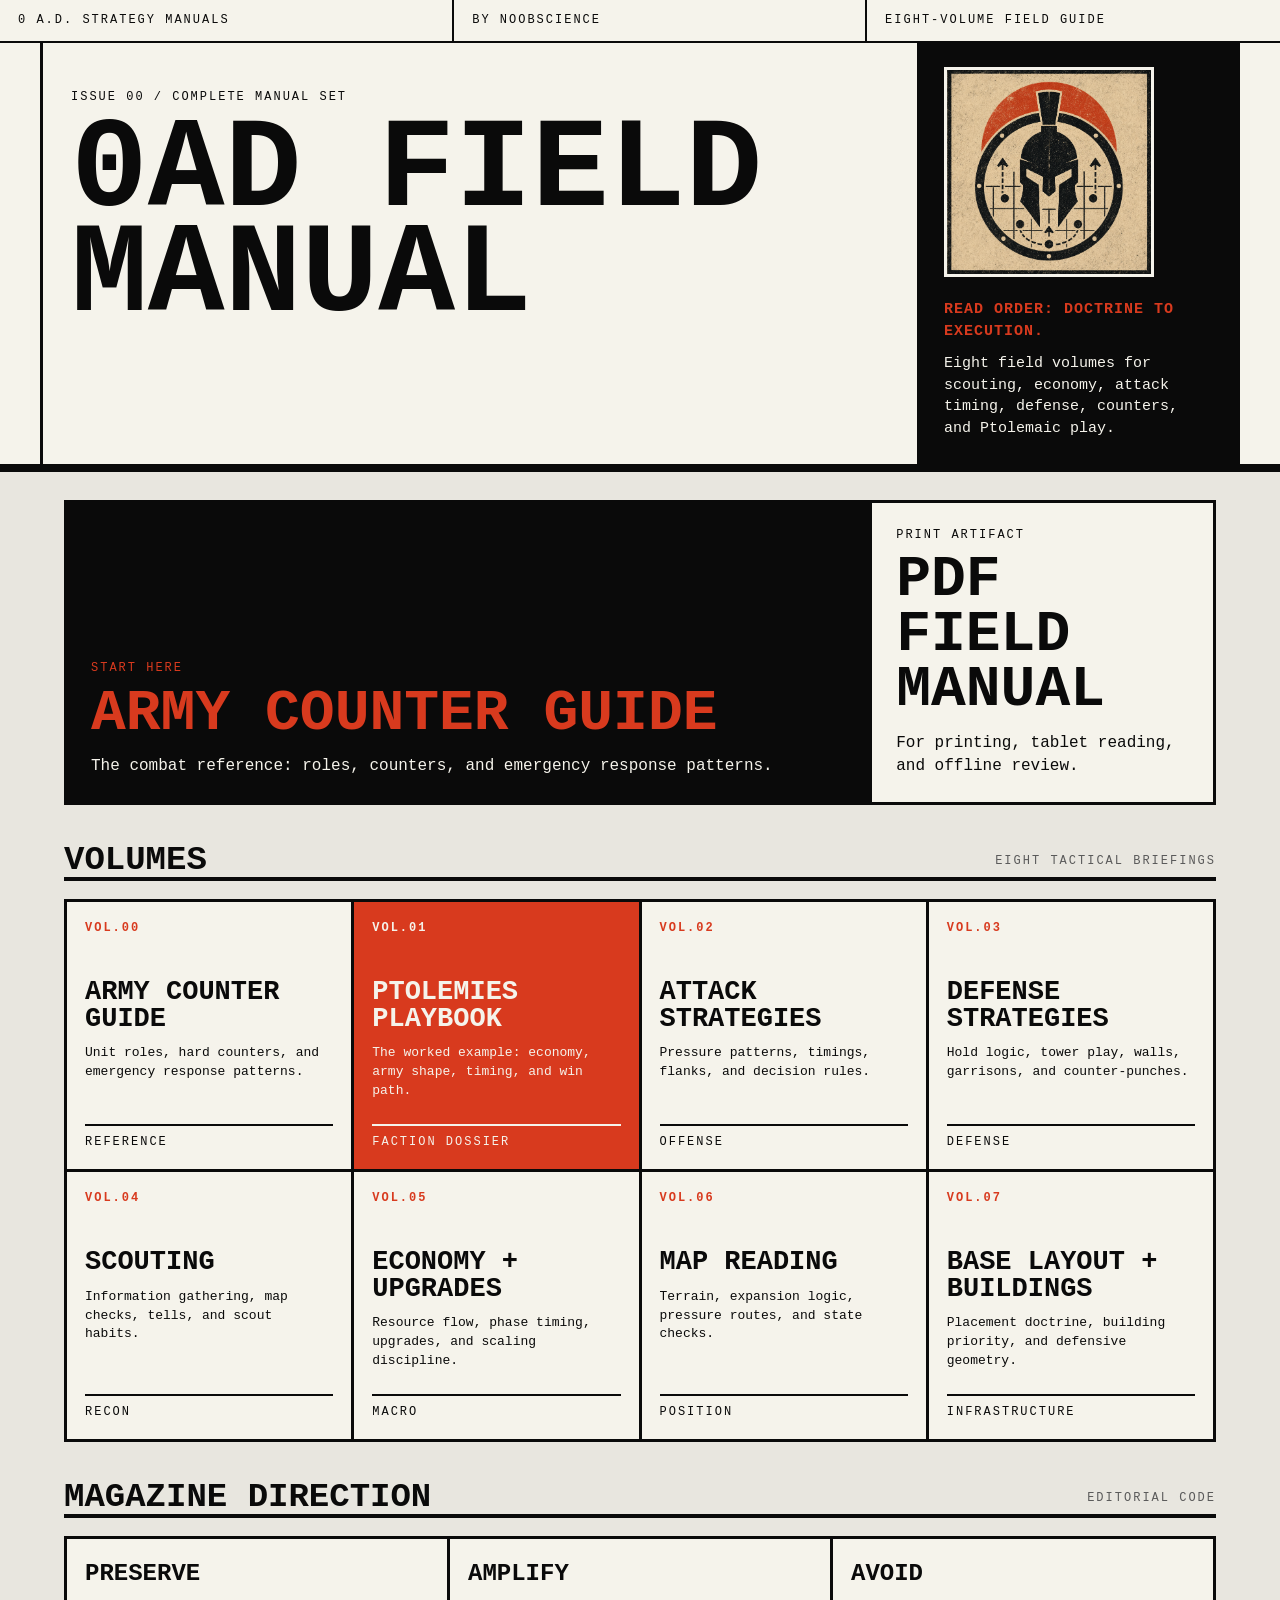
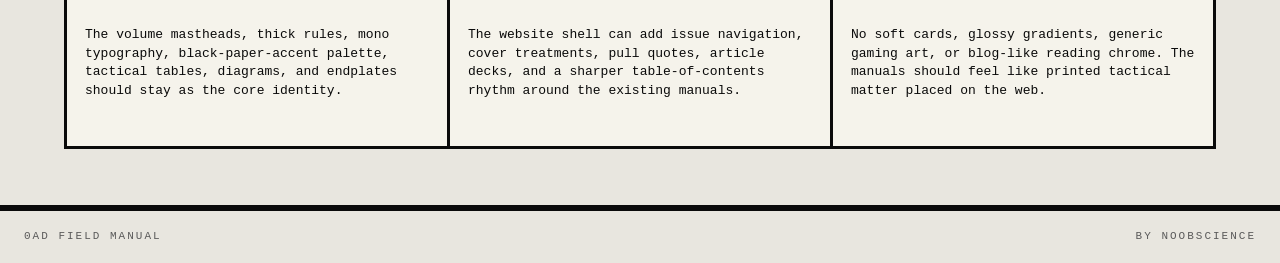
<file: index.html>
<!DOCTYPE html>
<html lang="en">
<head>
  <meta charset="UTF-8">
  <meta name="viewport" content="width=device-width, initial-scale=1.0">
  <title>0AD Field Manual</title>
  <link rel="icon" href="assets/favicon.png" type="image/png">
  <link rel="apple-touch-icon" href="assets/icon.png">
  <link rel="stylesheet" href="assets/site.css">
</head>
<body>
  <header class="issue-head">
    <div class="kicker">
      <span>0 A.D. Strategy Manuals</span>
      <span>By <a href="https://noobscience.in">NoobScience</a></span>
      <span>Eight-volume field guide</span>
    </div>
    <div class="mast-grid">
      <div>
        <p class="vol-label">Issue 00 / Complete Manual Set</p>
        <h1>0AD Field Manual</h1>
      </div>
      <aside class="cover-note">
        <img class="issue-mark" src="assets/icon.png" alt="0AD Field Manual icon">
        <b>Read order: doctrine to execution.</b>
        Eight field volumes for scouting, economy, attack timing, defense, counters, and Ptolemaic play.
      </aside>
    </div>
  </header>

  <main>
    <section class="lead-strip" aria-label="Featured manual">
      <a class="lead-card" href="manuals/Army%20Counter%20Guide.html">
        <span class="rubric">Start here</span>
        <strong>Army Counter Guide</strong>
        <span>The combat reference: roles, counters, and emergency response patterns.</span>
      </a>
      <a class="pdf-link" href="manuals/Field%20Manual.pdf">
        <span class="rubric">Print artifact</span>
        <strong>PDF Field Manual</strong>
        <span>For printing, tablet reading, and offline review.</span>
      </a>
    </section>

    <section class="volume-index" aria-label="Manual volumes">
      <div class="section-rule">
        <h2>Volumes</h2>
        <span>Eight tactical briefings</span>
      </div>

      <div class="volumes">
        <a class="volume-card" href="manuals/Army%20Counter%20Guide.html">
          <span class="num">VOL.00</span>
          <h3>Army Counter Guide</h3>
          <p>Unit roles, hard counters, and emergency response patterns.</p>
          <span class="tag">Reference</span>
        </a>
        <a class="volume-card feature" href="manuals/Ptolemies%20Playbook.html">
          <span class="num">VOL.01</span>
          <h3>Ptolemies Playbook</h3>
          <p>The worked example: economy, army shape, timing, and win path.</p>
          <span class="tag">Faction dossier</span>
        </a>
        <a class="volume-card" href="manuals/Attack%20Strategies.html">
          <span class="num">VOL.02</span>
          <h3>Attack Strategies</h3>
          <p>Pressure patterns, timings, flanks, and decision rules.</p>
          <span class="tag">Offense</span>
        </a>
        <a class="volume-card" href="manuals/Defense%20Strategies.html">
          <span class="num">VOL.03</span>
          <h3>Defense Strategies</h3>
          <p>Hold logic, tower play, walls, garrisons, and counter-punches.</p>
          <span class="tag">Defense</span>
        </a>
        <a class="volume-card" href="manuals/Scouting.html">
          <span class="num">VOL.04</span>
          <h3>Scouting</h3>
          <p>Information gathering, map checks, tells, and scout habits.</p>
          <span class="tag">Recon</span>
        </a>
        <a class="volume-card" href="manuals/Economy%20+%20Upgrades.html">
          <span class="num">VOL.05</span>
          <h3>Economy + Upgrades</h3>
          <p>Resource flow, phase timing, upgrades, and scaling discipline.</p>
          <span class="tag">Macro</span>
        </a>
        <a class="volume-card" href="manuals/Map%20Reading.html">
          <span class="num">VOL.06</span>
          <h3>Map Reading</h3>
          <p>Terrain, expansion logic, pressure routes, and state checks.</p>
          <span class="tag">Position</span>
        </a>
        <a class="volume-card" href="manuals/Base%20Layout%20+%20Buildings.html">
          <span class="num">VOL.07</span>
          <h3>Base Layout + Buildings</h3>
          <p>Placement doctrine, building priority, and defensive geometry.</p>
          <span class="tag">Infrastructure</span>
        </a>
      </div>
    </section>

    <section class="design-notes">
      <div class="section-rule">
        <h2>Magazine Direction</h2>
        <span>Editorial code</span>
      </div>
      <div class="notes-grid">
        <article>
          <h3>Preserve</h3>
          <p>The volume mastheads, thick rules, mono typography, black-paper-accent palette, tactical tables, diagrams, and endplates should stay as the core identity.</p>
        </article>
        <article>
          <h3>Amplify</h3>
          <p>The website shell can add issue navigation, cover treatments, pull quotes, article decks, and a sharper table-of-contents rhythm around the existing manuals.</p>
        </article>
        <article>
          <h3>Avoid</h3>
          <p>No soft cards, glossy gradients, generic gaming art, or blog-like reading chrome. The manuals should feel like printed tactical matter placed on the web.</p>
        </article>
      </div>
    </section>
  </main>

  <footer class="site-foot">
    <span>0AD Field Manual</span>
    <span>By <a href="https://noobscience.in">NoobScience</a></span>
  </footer>
</body>
</html>
</file>
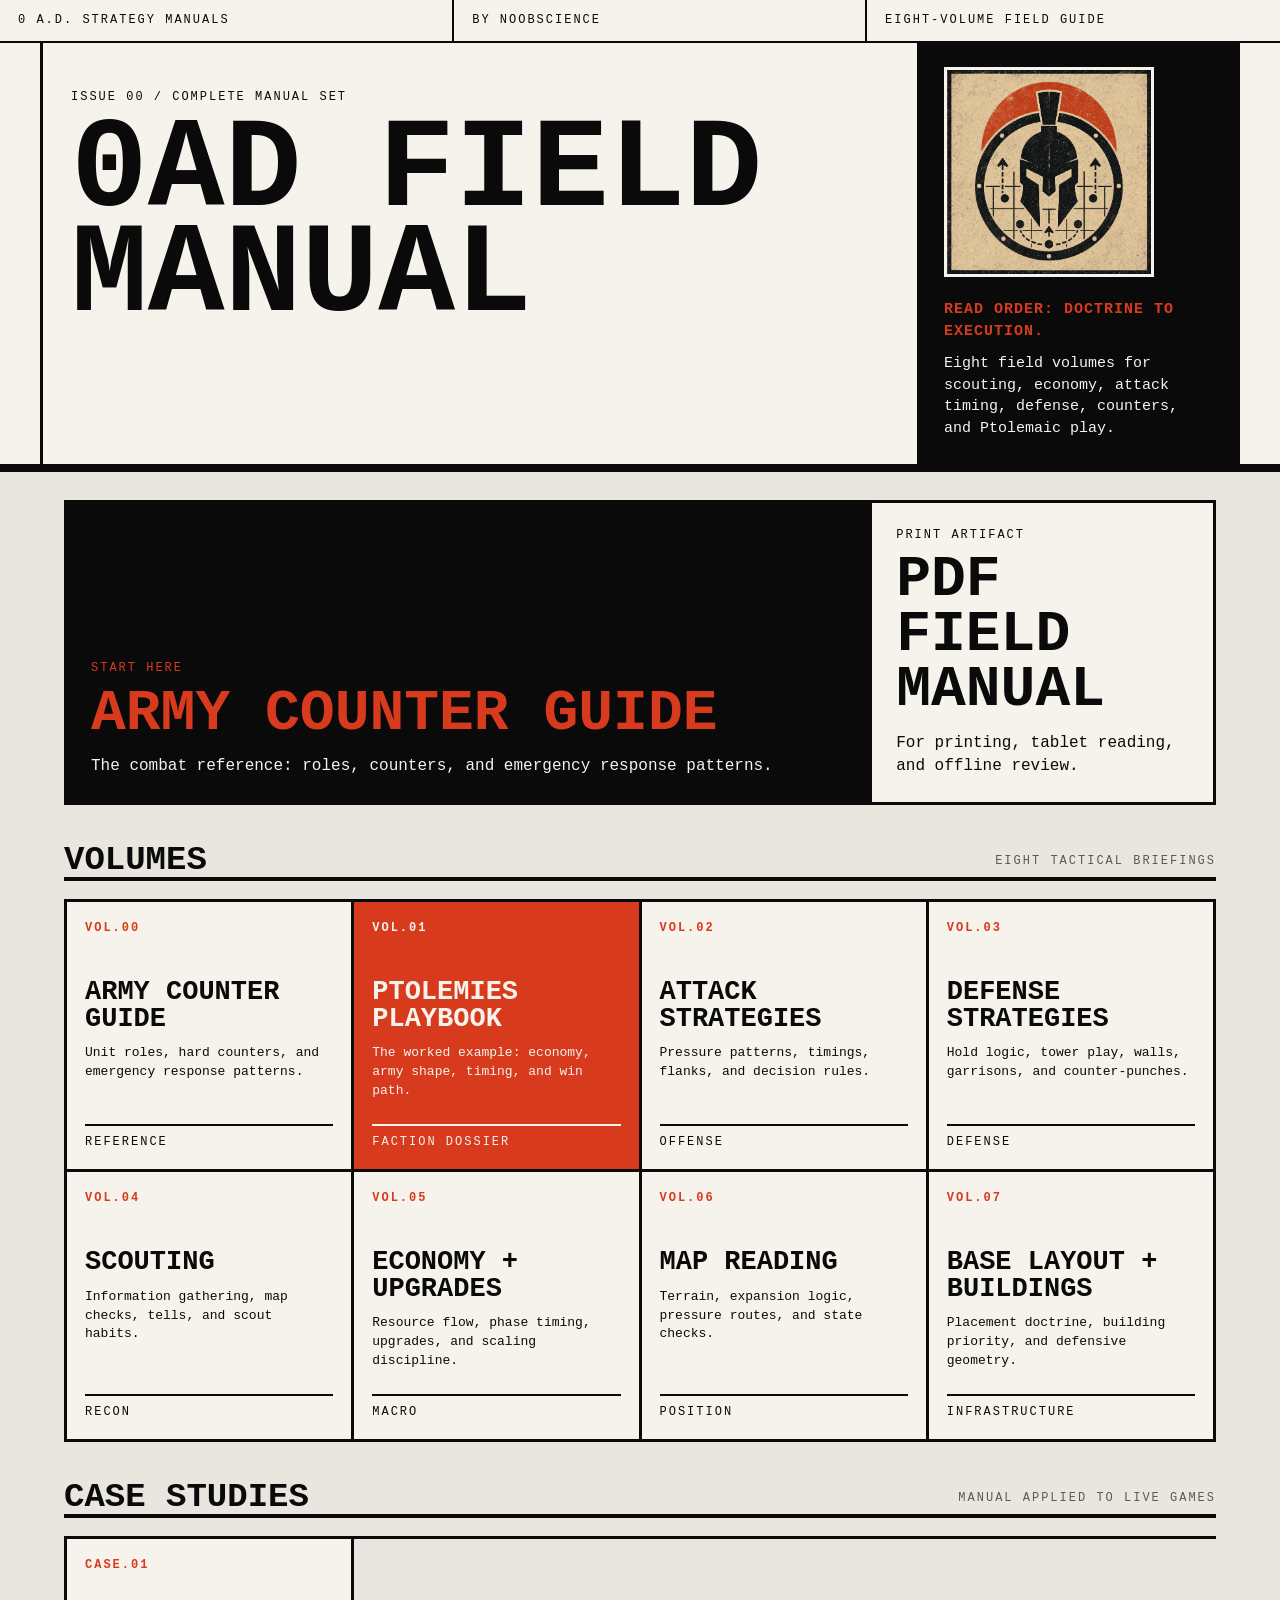
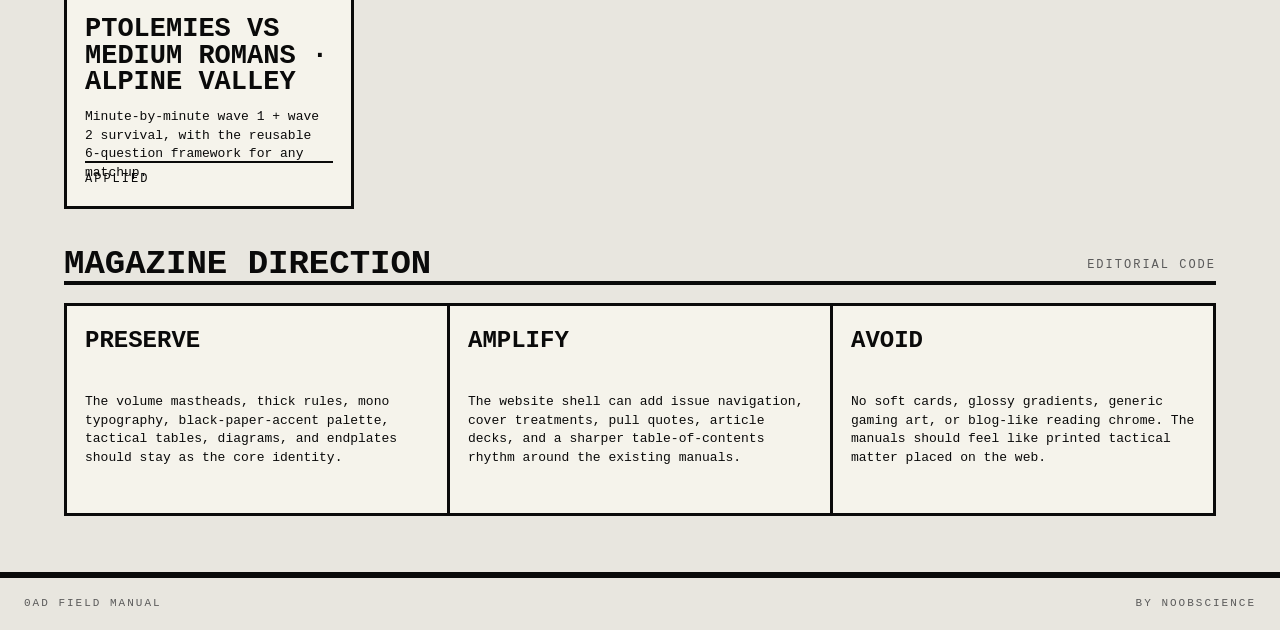
<file: public/index.html>
<!DOCTYPE html>
<html lang="en">
<head>
  <meta charset="UTF-8">
  <meta name="viewport" content="width=device-width, initial-scale=1.0">
  <title>0AD Field Manual</title>
  <link rel="icon" href="assets/favicon.png" type="image/png">
  <link rel="apple-touch-icon" href="assets/icon.png">
  <link rel="stylesheet" href="assets/site.css">
</head>
<body>
  <header class="issue-head">
    <div class="kicker">
      <span>0 A.D. Strategy Manuals</span>
      <span>By <a href="https://noobscience.in">NoobScience</a></span>
      <span>Eight-volume field guide</span>
    </div>
    <div class="mast-grid">
      <div>
        <p class="vol-label">Issue 00 / Complete Manual Set</p>
        <h1>0AD Field Manual</h1>
      </div>
      <aside class="cover-note">
        <img class="issue-mark" src="assets/icon.png" alt="0AD Field Manual icon">
        <b>Read order: doctrine to execution.</b>
        Eight field volumes for scouting, economy, attack timing, defense, counters, and Ptolemaic play.
      </aside>
    </div>
  </header>

  <main>
    <section class="lead-strip" aria-label="Featured manual">
      <a class="lead-card" href="manuals/Army%20Counter%20Guide.html">
        <span class="rubric">Start here</span>
        <strong>Army Counter Guide</strong>
        <span>The combat reference: roles, counters, and emergency response patterns.</span>
      </a>
      <a class="pdf-link" href="manuals/Field%20Manual.pdf">
        <span class="rubric">Print artifact</span>
        <strong>PDF Field Manual</strong>
        <span>For printing, tablet reading, and offline review.</span>
      </a>
    </section>

    <section class="volume-index" aria-label="Manual volumes">
      <div class="section-rule">
        <h2>Volumes</h2>
        <span>Eight tactical briefings</span>
      </div>

      <div class="volumes">
        <a class="volume-card" href="manuals/Army%20Counter%20Guide.html">
          <span class="num">VOL.00</span>
          <h3>Army Counter Guide</h3>
          <p>Unit roles, hard counters, and emergency response patterns.</p>
          <span class="tag">Reference</span>
        </a>
        <a class="volume-card feature" href="manuals/Ptolemies%20Playbook.html">
          <span class="num">VOL.01</span>
          <h3>Ptolemies Playbook</h3>
          <p>The worked example: economy, army shape, timing, and win path.</p>
          <span class="tag">Faction dossier</span>
        </a>
        <a class="volume-card" href="manuals/Attack%20Strategies.html">
          <span class="num">VOL.02</span>
          <h3>Attack Strategies</h3>
          <p>Pressure patterns, timings, flanks, and decision rules.</p>
          <span class="tag">Offense</span>
        </a>
        <a class="volume-card" href="manuals/Defense%20Strategies.html">
          <span class="num">VOL.03</span>
          <h3>Defense Strategies</h3>
          <p>Hold logic, tower play, walls, garrisons, and counter-punches.</p>
          <span class="tag">Defense</span>
        </a>
        <a class="volume-card" href="manuals/Scouting.html">
          <span class="num">VOL.04</span>
          <h3>Scouting</h3>
          <p>Information gathering, map checks, tells, and scout habits.</p>
          <span class="tag">Recon</span>
        </a>
        <a class="volume-card" href="manuals/Economy%20+%20Upgrades.html">
          <span class="num">VOL.05</span>
          <h3>Economy + Upgrades</h3>
          <p>Resource flow, phase timing, upgrades, and scaling discipline.</p>
          <span class="tag">Macro</span>
        </a>
        <a class="volume-card" href="manuals/Map%20Reading.html">
          <span class="num">VOL.06</span>
          <h3>Map Reading</h3>
          <p>Terrain, expansion logic, pressure routes, and state checks.</p>
          <span class="tag">Position</span>
        </a>
        <a class="volume-card" href="manuals/Base%20Layout%20+%20Buildings.html">
          <span class="num">VOL.07</span>
          <h3>Base Layout + Buildings</h3>
          <p>Placement doctrine, building priority, and defensive geometry.</p>
          <span class="tag">Infrastructure</span>
        </a>
      </div>
    </section>

    <section class="volume-index" aria-label="Case studies">
      <div class="section-rule">
        <h2>Case Studies</h2>
        <span>Manual applied to live games</span>
      </div>

      <div class="volumes">
        <a class="volume-card" href="case-studies/01-ptolemies-vs-romans-alpine.html">
          <span class="num">CASE.01</span>
          <h3>Ptolemies vs Medium Romans · Alpine Valley</h3>
          <p>Minute-by-minute wave 1 + wave 2 survival, with the reusable 6-question framework for any matchup.</p>
          <span class="tag">Applied</span>
        </a>
      </div>
    </section>

    <section class="design-notes">
      <div class="section-rule">
        <h2>Magazine Direction</h2>
        <span>Editorial code</span>
      </div>
      <div class="notes-grid">
        <article>
          <h3>Preserve</h3>
          <p>The volume mastheads, thick rules, mono typography, black-paper-accent palette, tactical tables, diagrams, and endplates should stay as the core identity.</p>
        </article>
        <article>
          <h3>Amplify</h3>
          <p>The website shell can add issue navigation, cover treatments, pull quotes, article decks, and a sharper table-of-contents rhythm around the existing manuals.</p>
        </article>
        <article>
          <h3>Avoid</h3>
          <p>No soft cards, glossy gradients, generic gaming art, or blog-like reading chrome. The manuals should feel like printed tactical matter placed on the web.</p>
        </article>
      </div>
    </section>
  </main>

  <footer class="site-foot">
    <span>0AD Field Manual</span>
    <span>By <a href="https://noobscience.in">NoobScience</a></span>
  </footer>
</body>
</html>
</file>
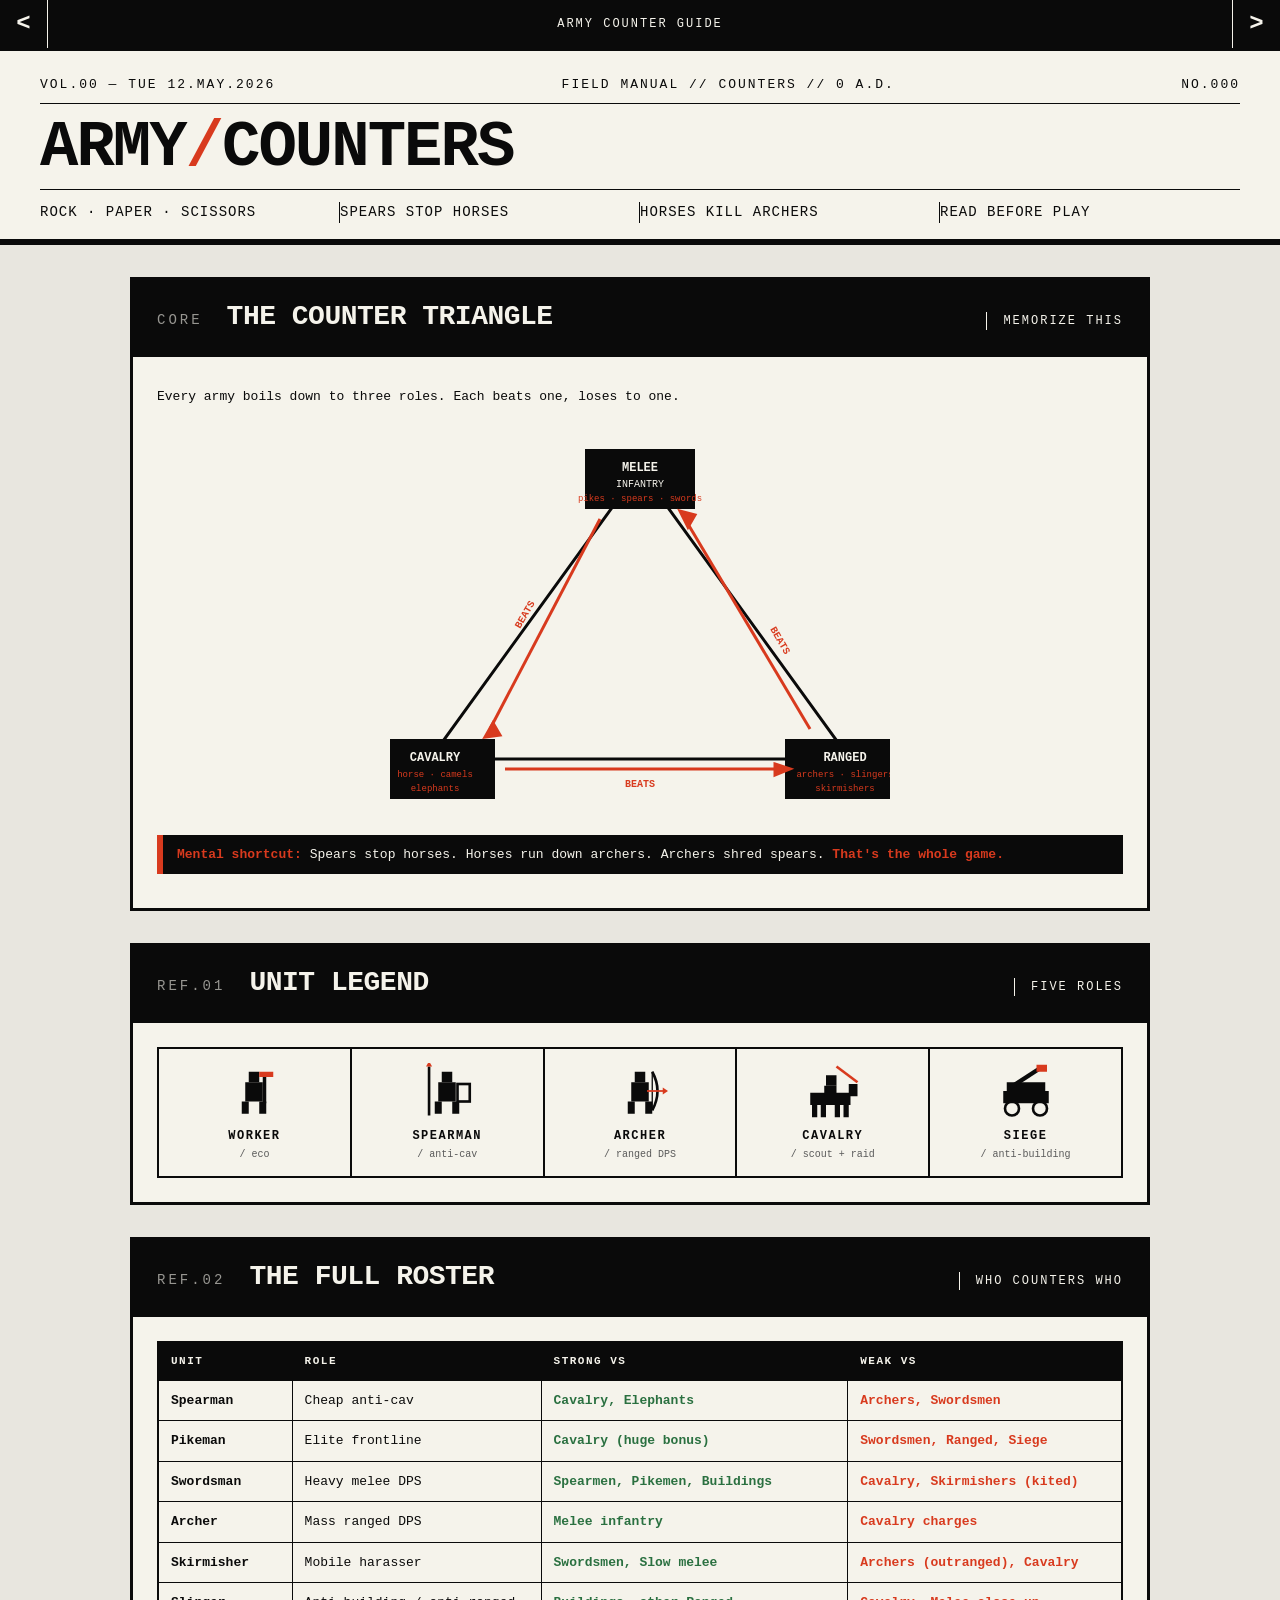
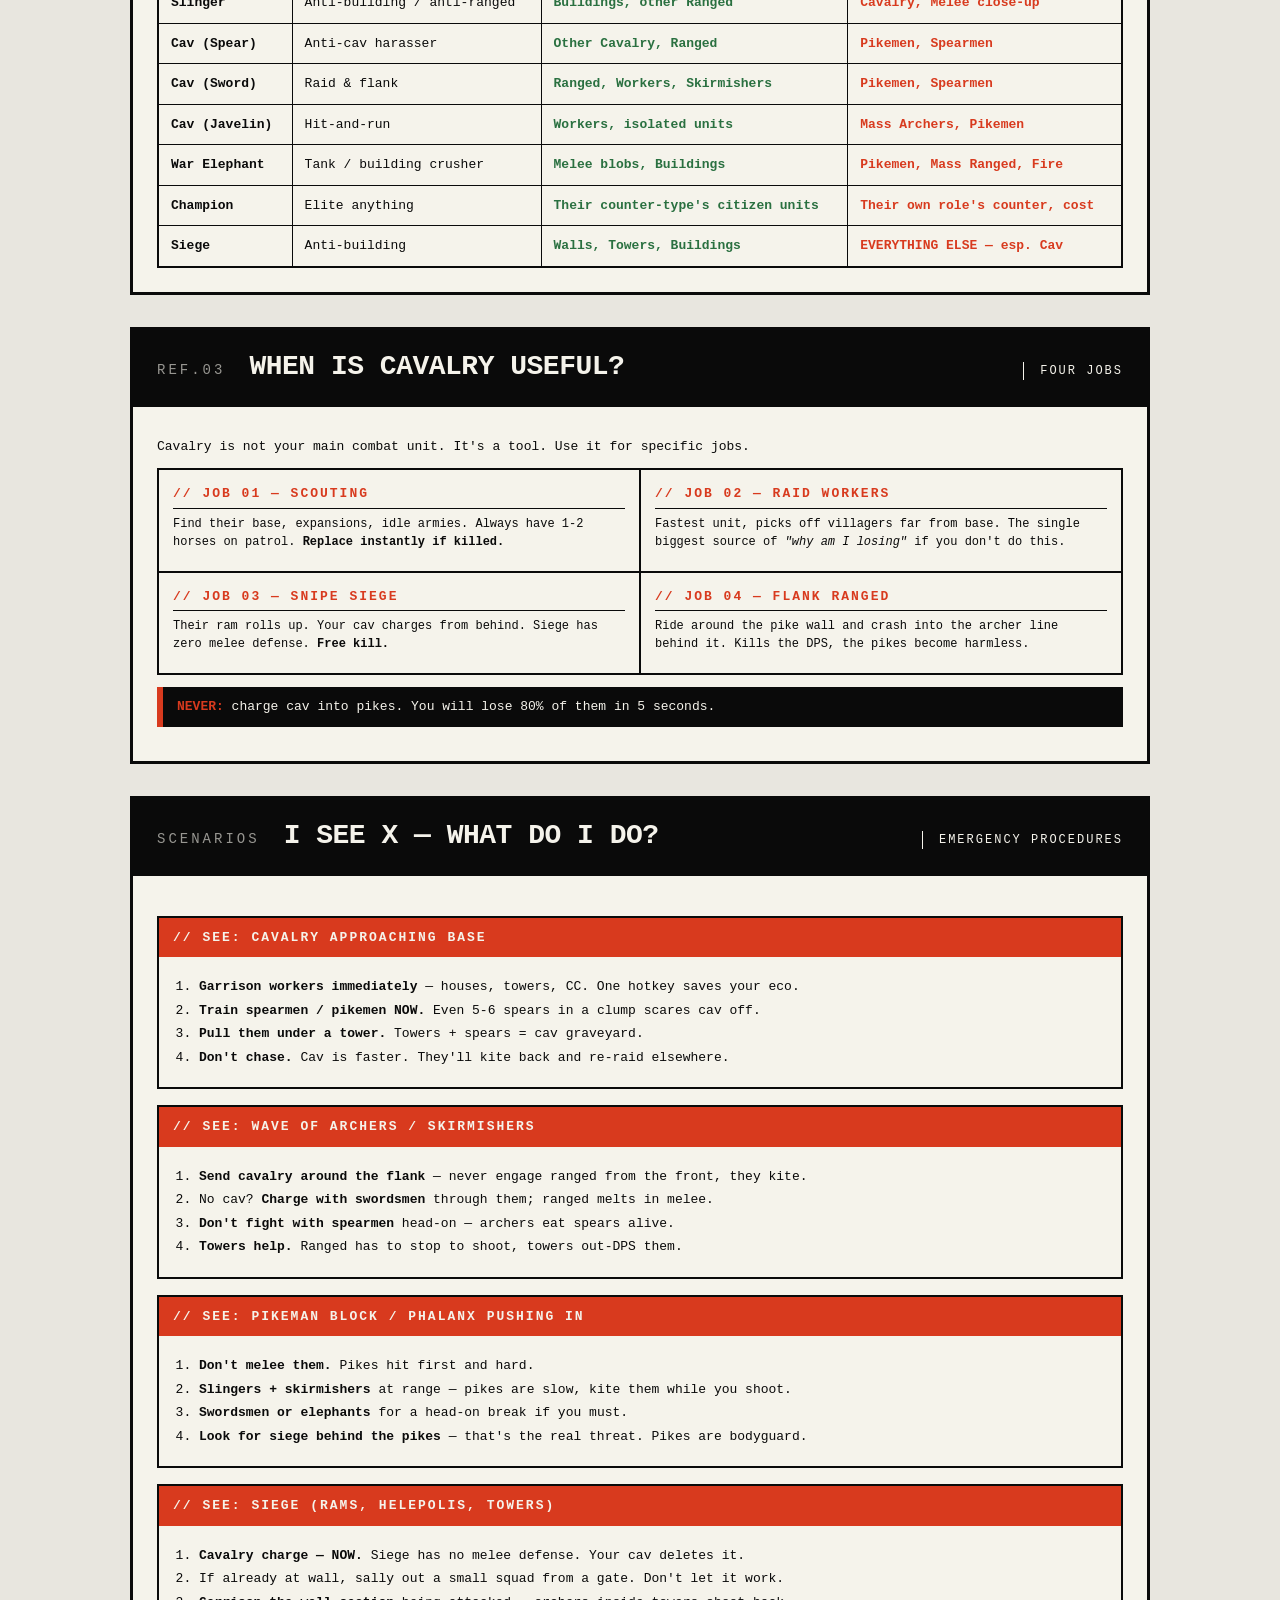
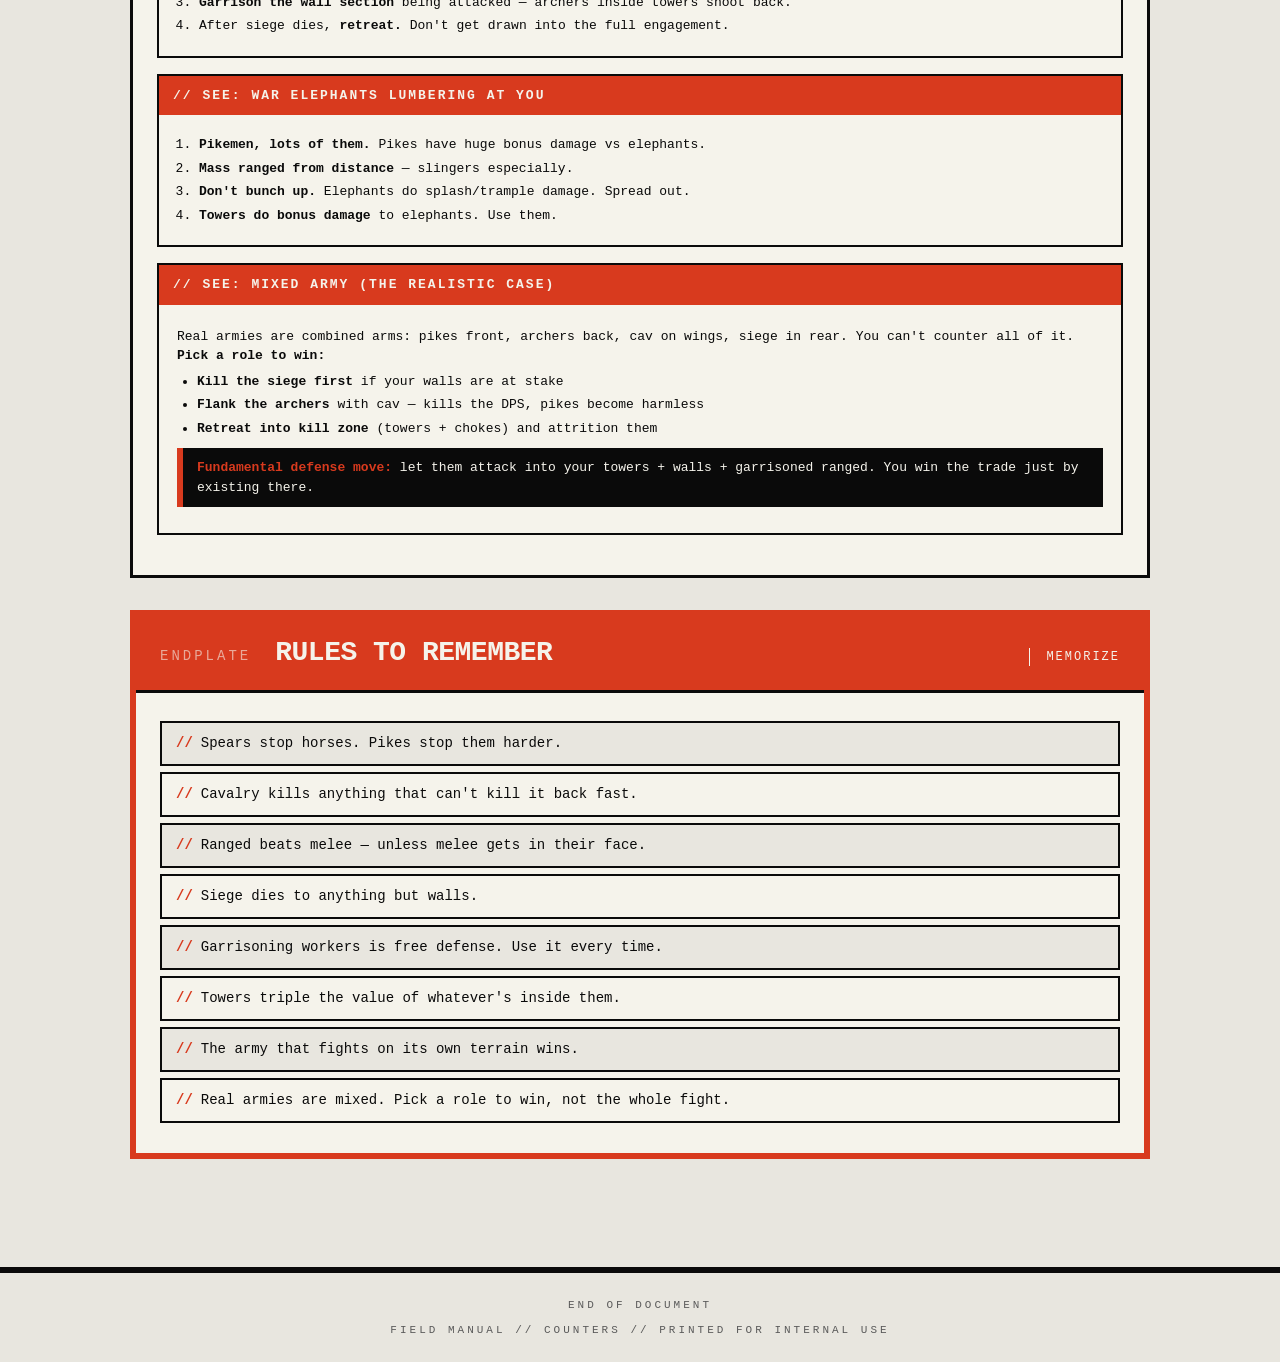
<file: manuals/Army Counter Guide.html>
<!DOCTYPE html>
<html lang="en">
<head>
<meta charset="UTF-8">
<title>ARMY COUNTER GUIDE // 0 A.D.</title>
<style>
  :root {
    --bg: #e8e6df;
    --ink: #0a0a0a;
    --paper: #f5f3eb;
    --accent: #d83a1e;
    --blue: #2050a0;
    --green: #2a7040;
    --mute: #5a5a5a;
  }
  * { box-sizing: border-box; margin: 0; padding: 0; }
  html, body { background: var(--bg); color: var(--ink); }
  body {
    font-family: "JetBrains Mono", "SF Mono", "Menlo", "Consolas", monospace;
    line-height: 1.5;
  }

  /* MASTHEAD */
  .masthead {
    border-bottom: 6px solid var(--ink);
    padding: 24px 40px 16px;
    background: var(--paper);
  }
  .nameplate {
    font-size: 13px; letter-spacing: 2px; text-transform: uppercase;
    display: flex; justify-content: space-between;
    border-bottom: 1px solid var(--ink); padding-bottom: 8px; margin-bottom: 16px;
  }
  .masthead h1 {
    font-size: 64px; font-weight: 900; letter-spacing: -2px; line-height: 0.9;
    text-transform: uppercase;
  }
  .masthead h1 .slash { color: var(--accent); }
  .masthead .tagline {
    margin-top: 12px;
    font-size: 14px; text-transform: uppercase; letter-spacing: 1px;
    border-top: 1px solid var(--ink); padding-top: 12px;
    display: grid; grid-template-columns: repeat(4, 1fr);
  }
  .masthead .tagline span { border-right: 1px solid var(--ink); padding-right: 12px; }
  .masthead .tagline span:last-child { border-right: 0; }

  main { padding: 0 40px 60px; max-width: 1100px; margin: 0 auto; }

  /* BLOCK */
  .block {
    border: 3px solid var(--ink);
    margin-top: 32px;
    background: var(--paper);
  }
  .block-header {
    background: var(--ink); color: var(--paper);
    padding: 16px 24px;
    display: flex; justify-content: space-between; align-items: baseline;
    border-bottom: 3px solid var(--ink);
  }
  .block-header .num {
    font-size: 14px; letter-spacing: 3px; opacity: 0.6;
  }
  .block-header .title {
    font-size: 28px; font-weight: 900; letter-spacing: -0.5px;
    text-transform: uppercase; flex: 1; padding: 0 24px;
  }
  .block-header .tag {
    font-size: 12px; letter-spacing: 2px;
    border-left: 1px solid var(--paper); padding-left: 16px;
  }
  .block-body { padding: 24px; }

  h3.sub {
    font-size: 12px; letter-spacing: 2.5px; text-transform: uppercase;
    border-bottom: 2px solid var(--ink); padding-bottom: 4px; margin: 16px 0 8px;
    font-weight: 700;
  }
  h3.sub:first-child { margin-top: 0; }

  p { font-size: 13px; margin: 6px 0; }
  ul, ol { padding-left: 20px; font-size: 13px; }
  li { margin: 4px 0; }
  b { font-weight: 700; }

  .rule-line {
    background: var(--ink); color: var(--paper);
    padding: 10px 14px; margin: 10px 0;
    border-left: 6px solid var(--accent);
    font-size: 13px;
  }
  .rule-line b { color: var(--accent); }

  /* TRIANGLE */
  .triangle-wrap { display: flex; justify-content: center; padding: 16px 0; }
  .triangle-wrap svg { max-width: 500px; width: 100%; height: auto; }

  /* UNIT TABLE */
  table { width: 100%; border-collapse: collapse; font-size: 13px; border: 2px solid var(--ink); }
  th, td { padding: 10px 12px; text-align: left; border: 1px solid var(--ink); vertical-align: top; }
  th { background: var(--ink); color: var(--paper); text-transform: uppercase; letter-spacing: 1.5px; font-size: 11px; }
  td.unit { font-weight: 700; white-space: nowrap; }
  .good { color: var(--green); font-weight: 700; }
  .bad { color: var(--accent); font-weight: 700; }

  /* SCENARIO BLOCK */
  .scenario {
    border: 2px solid var(--ink);
    margin: 16px 0;
    background: var(--paper);
  }
  .scenario-header {
    background: var(--accent); color: var(--paper);
    padding: 10px 14px;
    font-size: 13px; text-transform: uppercase; letter-spacing: 2px; font-weight: 700;
  }
  .scenario-body { padding: 16px 18px; }
  .scenario-body ol { padding-left: 22px; }

  /* ICON LEGEND */
  .icon-row {
    display: grid; grid-template-columns: repeat(5, 1fr); gap: 0;
    border-top: 2px solid var(--ink); border-left: 2px solid var(--ink);
  }
  .icon-cell {
    border-right: 2px solid var(--ink); border-bottom: 2px solid var(--ink);
    padding: 14px; text-align: center;
  }
  .icon-cell svg { width: 56px; height: 56px; display: block; margin: 0 auto 8px; }
  .icon-cell .iname { font-size: 12px; text-transform: uppercase; letter-spacing: 1.5px; font-weight: 700; }
  .icon-cell .irole { font-size: 10px; color: var(--mute); margin-top: 2px; }

  /* CAV JOBS GRID */
  .jobs {
    display: grid; grid-template-columns: repeat(2, 1fr); gap: 0;
    border-top: 2px solid var(--ink); border-left: 2px solid var(--ink);
    margin: 12px 0;
  }
  .jobs > div {
    border-right: 2px solid var(--ink); border-bottom: 2px solid var(--ink);
    padding: 14px;
  }
  .jobs h4 {
    font-size: 13px; text-transform: uppercase; letter-spacing: 2px;
    color: var(--accent); border-bottom: 1px solid var(--ink);
    padding-bottom: 4px; margin-bottom: 6px;
  }
  .jobs p { font-size: 12px; }

  /* ONE LINER RULES */
  .rules-list { list-style: none; padding: 0; }
  .rules-list li {
    padding: 10px 14px;
    border: 2px solid var(--ink);
    margin-bottom: 6px;
    font-size: 14px;
    background: var(--paper);
  }
  .rules-list li:nth-child(odd) { background: var(--bg); }
  .rules-list li::before {
    content: "//";
    color: var(--accent);
    font-weight: 700;
    margin-right: 8px;
  }

  /* FOOTER */
  .footer {
    margin-top: 48px;
    border-top: 6px solid var(--ink);
    padding: 24px 40px;
    text-align: center;
    font-size: 11px; letter-spacing: 3px; text-transform: uppercase; color: var(--mute);
  }

  @media (max-width: 800px) {
    .icon-row { grid-template-columns: repeat(2, 1fr); }
    .jobs { grid-template-columns: 1fr; }
  }

  /* VOLUME NAV */
  .volume-nav {
    display: grid;
    grid-template-columns: 48px minmax(0, 1fr) 48px;
    align-items: center;
    gap: 0;
    background: var(--ink);
    color: var(--paper);
    border-bottom: 3px solid var(--ink);
  }
  .volume-nav a {
    color: inherit;
    text-decoration: none;
  }
  .volume-arrow {
    display: grid;
    place-items: center;
    min-height: 48px;
    border-right: 1px solid var(--paper);
    font-size: 24px;
    font-weight: 900;
  }
  .volume-arrow.next {
    border-right: 0;
    border-left: 1px solid var(--paper);
  }
  .volume-title {
    min-width: 0;
    padding: 12px 16px;
    text-align: center;
    font-size: 12px;
    letter-spacing: 2px;
    text-transform: uppercase;
    white-space: nowrap;
    overflow: hidden;
    text-overflow: ellipsis;
  }
  .volume-arrow:hover,
  .volume-arrow:focus-visible {
    background: var(--accent);
    outline: 0;
  }

</style>
</head>
<body>
<nav class="volume-nav" aria-label="Volume navigation">
  <a class="volume-arrow prev" href="Base%20Layout%20+%20Buildings.html" aria-label="Previous volume">&lt;</a>
  <div class="volume-title">Army Counter Guide</div>
  <a class="volume-arrow next" href="Ptolemies%20Playbook.html" aria-label="Next volume">&gt;</a>
</nav>

<!-- MASTHEAD -->
<header class="masthead">
  <div class="nameplate">
    <span>VOL.00 — TUE 12.MAY.2026</span>
    <span>FIELD MANUAL // COUNTERS // 0 A.D.</span>
    <span>NO.000</span>
  </div>
  <h1>ARMY<span class="slash">/</span>COUNTERS</h1>
  <div class="tagline">
    <span>ROCK · PAPER · SCISSORS</span>
    <span>SPEARS STOP HORSES</span>
    <span>HORSES KILL ARCHERS</span>
    <span>READ BEFORE PLAY</span>
  </div>
</header>

<main>

<!-- THE TRIANGLE -->
<section class="block">
  <div class="block-header">
    <span class="num">CORE</span>
    <span class="title">The Counter Triangle</span>
    <span class="tag">MEMORIZE THIS</span>
  </div>
  <div class="block-body">
    <p>Every army boils down to three roles. Each beats one, loses to one.</p>

    <div class="triangle-wrap">
      <svg viewBox="0 0 500 380">
        <!-- Triangle background -->
        <polygon points="250,40 460,330 40,330" fill="none" stroke="#0a0a0a" stroke-width="3"/>

        <!-- Melee node -->
        <rect x="195" y="20" width="110" height="60" fill="#0a0a0a"/>
        <text x="250" y="42" font-family="monospace" font-size="12" font-weight="bold" fill="#f5f3eb" text-anchor="middle">MELEE</text>
        <text x="250" y="58" font-family="monospace" font-size="10" fill="#f5f3eb" text-anchor="middle">INFANTRY</text>
        <text x="250" y="72" font-family="monospace" font-size="9" fill="#d83a1e" text-anchor="middle">pikes · spears · swords</text>

        <!-- Ranged node -->
        <rect x="395" y="310" width="120" height="60" fill="#0a0a0a"/>
        <text x="455" y="332" font-family="monospace" font-size="12" font-weight="bold" fill="#f5f3eb" text-anchor="middle">RANGED</text>
        <text x="455" y="348" font-family="monospace" font-size="9" fill="#d83a1e" text-anchor="middle">archers · slingers</text>
        <text x="455" y="362" font-family="monospace" font-size="9" fill="#d83a1e" text-anchor="middle">skirmishers</text>

        <!-- Cavalry node -->
        <rect x="-15" y="310" width="120" height="60" fill="#0a0a0a"/>
        <text x="45" y="332" font-family="monospace" font-size="12" font-weight="bold" fill="#f5f3eb" text-anchor="middle">CAVALRY</text>
        <text x="45" y="348" font-family="monospace" font-size="9" fill="#d83a1e" text-anchor="middle">horse · camels</text>
        <text x="45" y="362" font-family="monospace" font-size="9" fill="#d83a1e" text-anchor="middle">elephants</text>

        <!-- Arrows showing dominance -->
        <!-- Melee beats Cavalry -->
        <g stroke="#d83a1e" stroke-width="3" fill="none">
          <path d="M210,90 L100,300"/>
          <polygon points="103,294 95,308 110,306" fill="#d83a1e"/>
        </g>
        <text x="130" y="200" font-family="monospace" font-size="10" font-weight="bold" fill="#d83a1e" transform="rotate(-60, 130, 200)">BEATS</text>

        <!-- Cavalry beats Ranged -->
        <g stroke="#d83a1e" stroke-width="3" fill="none">
          <path d="M115,340 L390,340"/>
          <polygon points="385,335 400,340 385,346" fill="#d83a1e"/>
        </g>
        <text x="250" y="358" font-family="monospace" font-size="10" font-weight="bold" fill="#d83a1e" text-anchor="middle">BEATS</text>

        <!-- Ranged beats Melee -->
        <g stroke="#d83a1e" stroke-width="3" fill="none">
          <path d="M420,300 L295,90"/>
          <polygon points="298,98 290,82 305,86" fill="#d83a1e"/>
        </g>
        <text x="380" y="200" font-family="monospace" font-size="10" font-weight="bold" fill="#d83a1e" transform="rotate(60, 380, 200)">BEATS</text>
      </svg>
    </div>

    <div class="rule-line"><b>Mental shortcut:</b> Spears stop horses. Horses run down archers. Archers shred spears. <b>That's the whole game.</b></div>
  </div>
</section>

<!-- UNIT LEGEND -->
<section class="block">
  <div class="block-header">
    <span class="num">REF.01</span>
    <span class="title">Unit Legend</span>
    <span class="tag">FIVE ROLES</span>
  </div>
  <div class="block-body">
    <div class="icon-row">
      <div class="icon-cell">
        <svg viewBox="0 0 64 64">
          <rect x="26" y="10" width="12" height="12" fill="#0a0a0a"/>
          <rect x="22" y="22" width="20" height="22" fill="#0a0a0a"/>
          <rect x="18" y="44" width="8" height="14" fill="#0a0a0a"/>
          <rect x="38" y="44" width="8" height="14" fill="#0a0a0a"/>
          <rect x="42" y="14" width="4" height="32" fill="#0a0a0a"/>
          <rect x="38" y="10" width="16" height="6" fill="#d83a1e"/>
        </svg>
        <div class="iname">Worker</div>
        <div class="irole">/ eco</div>
      </div>
      <div class="icon-cell">
        <svg viewBox="0 0 64 64">
          <rect x="26" y="10" width="12" height="12" fill="#0a0a0a"/>
          <rect x="22" y="22" width="20" height="22" fill="#0a0a0a"/>
          <rect x="18" y="44" width="8" height="14" fill="#0a0a0a"/>
          <rect x="38" y="44" width="8" height="14" fill="#0a0a0a"/>
          <rect x="10" y="4" width="3" height="56" fill="#0a0a0a"/>
          <polygon points="8,4 15,4 11.5,-2" fill="#d83a1e"/>
          <rect x="44" y="24" width="14" height="20" fill="none" stroke="#0a0a0a" stroke-width="3"/>
        </svg>
        <div class="iname">Spearman</div>
        <div class="irole">/ anti-cav</div>
      </div>
      <div class="icon-cell">
        <svg viewBox="0 0 64 64">
          <rect x="26" y="10" width="12" height="12" fill="#0a0a0a"/>
          <rect x="22" y="22" width="20" height="22" fill="#0a0a0a"/>
          <rect x="18" y="44" width="8" height="14" fill="#0a0a0a"/>
          <rect x="38" y="44" width="8" height="14" fill="#0a0a0a"/>
          <path d="M46,10 Q58,32 46,54" fill="none" stroke="#0a0a0a" stroke-width="3"/>
          <line x1="46" y1="10" x2="46" y2="54" stroke="#0a0a0a" stroke-width="1.5"/>
          <line x1="40" y1="32" x2="62" y2="32" stroke="#d83a1e" stroke-width="2"/>
          <polygon points="58,28 64,32 58,36" fill="#d83a1e"/>
        </svg>
        <div class="iname">Archer</div>
        <div class="irole">/ ranged DPS</div>
      </div>
      <div class="icon-cell">
        <svg viewBox="0 0 64 64">
          <rect x="6" y="34" width="46" height="14" fill="#0a0a0a"/>
          <rect x="50" y="24" width="10" height="14" fill="#0a0a0a"/>
          <rect x="8" y="48" width="6" height="14" fill="#0a0a0a"/>
          <rect x="18" y="48" width="6" height="14" fill="#0a0a0a"/>
          <rect x="34" y="48" width="6" height="14" fill="#0a0a0a"/>
          <rect x="44" y="48" width="6" height="14" fill="#0a0a0a"/>
          <rect x="24" y="14" width="12" height="12" fill="#0a0a0a"/>
          <rect x="22" y="26" width="14" height="12" fill="#0a0a0a"/>
          <line x1="36" y1="4" x2="60" y2="22" stroke="#d83a1e" stroke-width="3"/>
        </svg>
        <div class="iname">Cavalry</div>
        <div class="irole">/ scout + raid</div>
      </div>
      <div class="icon-cell">
        <svg viewBox="0 0 64 64">
          <rect x="6" y="32" width="52" height="14" fill="#0a0a0a"/>
          <rect x="10" y="22" width="44" height="10" fill="#0a0a0a"/>
          <line x1="14" y1="28" x2="48" y2="6" stroke="#0a0a0a" stroke-width="5"/>
          <rect x="44" y="2" width="12" height="8" fill="#d83a1e"/>
          <circle cx="16" cy="52" r="8" fill="none" stroke="#0a0a0a" stroke-width="3"/>
          <circle cx="48" cy="52" r="8" fill="none" stroke="#0a0a0a" stroke-width="3"/>
        </svg>
        <div class="iname">Siege</div>
        <div class="irole">/ anti-building</div>
      </div>
    </div>
  </div>
</section>

<!-- ROSTER TABLE -->
<section class="block">
  <div class="block-header">
    <span class="num">REF.02</span>
    <span class="title">The Full Roster</span>
    <span class="tag">WHO COUNTERS WHO</span>
  </div>
  <div class="block-body">
    <table>
      <thead>
        <tr><th>Unit</th><th>Role</th><th>Strong vs</th><th>Weak vs</th></tr>
      </thead>
      <tbody>
        <tr><td class="unit">Spearman</td><td>Cheap anti-cav</td><td class="good">Cavalry, Elephants</td><td class="bad">Archers, Swordsmen</td></tr>
        <tr><td class="unit">Pikeman</td><td>Elite frontline</td><td class="good">Cavalry (huge bonus)</td><td class="bad">Swordsmen, Ranged, Siege</td></tr>
        <tr><td class="unit">Swordsman</td><td>Heavy melee DPS</td><td class="good">Spearmen, Pikemen, Buildings</td><td class="bad">Cavalry, Skirmishers (kited)</td></tr>
        <tr><td class="unit">Archer</td><td>Mass ranged DPS</td><td class="good">Melee infantry</td><td class="bad">Cavalry charges</td></tr>
        <tr><td class="unit">Skirmisher</td><td>Mobile harasser</td><td class="good">Swordsmen, Slow melee</td><td class="bad">Archers (outranged), Cavalry</td></tr>
        <tr><td class="unit">Slinger</td><td>Anti-building / anti-ranged</td><td class="good">Buildings, other Ranged</td><td class="bad">Cavalry, Melee close-up</td></tr>
        <tr><td class="unit">Cav (Spear)</td><td>Anti-cav harasser</td><td class="good">Other Cavalry, Ranged</td><td class="bad">Pikemen, Spearmen</td></tr>
        <tr><td class="unit">Cav (Sword)</td><td>Raid &amp; flank</td><td class="good">Ranged, Workers, Skirmishers</td><td class="bad">Pikemen, Spearmen</td></tr>
        <tr><td class="unit">Cav (Javelin)</td><td>Hit-and-run</td><td class="good">Workers, isolated units</td><td class="bad">Mass Archers, Pikemen</td></tr>
        <tr><td class="unit">War Elephant</td><td>Tank / building crusher</td><td class="good">Melee blobs, Buildings</td><td class="bad">Pikemen, Mass Ranged, Fire</td></tr>
        <tr><td class="unit">Champion</td><td>Elite anything</td><td class="good">Their counter-type's citizen units</td><td class="bad">Their own role's counter, cost</td></tr>
        <tr><td class="unit">Siege</td><td>Anti-building</td><td class="good">Walls, Towers, Buildings</td><td class="bad">EVERYTHING ELSE — esp. Cav</td></tr>
      </tbody>
    </table>
  </div>
</section>

<!-- CAVALRY JOBS -->
<section class="block">
  <div class="block-header">
    <span class="num">REF.03</span>
    <span class="title">When is Cavalry Useful?</span>
    <span class="tag">FOUR JOBS</span>
  </div>
  <div class="block-body">
    <p>Cavalry is not your main combat unit. It's a tool. Use it for specific jobs.</p>

    <div class="jobs">
      <div>
        <h4>// JOB 01 — SCOUTING</h4>
        <p>Find their base, expansions, idle armies. Always have 1-2 horses on patrol. <b>Replace instantly if killed.</b></p>
      </div>
      <div>
        <h4>// JOB 02 — RAID WORKERS</h4>
        <p>Fastest unit, picks off villagers far from base. The single biggest source of <i>"why am I losing"</i> if you don't do this.</p>
      </div>
      <div>
        <h4>// JOB 03 — SNIPE SIEGE</h4>
        <p>Their ram rolls up. Your cav charges from behind. Siege has zero melee defense. <b>Free kill.</b></p>
      </div>
      <div>
        <h4>// JOB 04 — FLANK RANGED</h4>
        <p>Ride around the pike wall and crash into the archer line behind it. Kills the DPS, the pikes become harmless.</p>
      </div>
    </div>

    <div class="rule-line"><b>NEVER:</b> charge cav into pikes. You will lose 80% of them in 5 seconds.</div>
  </div>
</section>

<!-- SCENARIOS -->
<section class="block">
  <div class="block-header">
    <span class="num">SCENARIOS</span>
    <span class="title">I See X — What Do I Do?</span>
    <span class="tag">EMERGENCY PROCEDURES</span>
  </div>
  <div class="block-body">

    <div class="scenario">
      <div class="scenario-header">// SEE: Cavalry approaching base</div>
      <div class="scenario-body">
        <ol>
          <li><b>Garrison workers immediately</b> — houses, towers, CC. One hotkey saves your eco.</li>
          <li><b>Train spearmen / pikemen NOW.</b> Even 5-6 spears in a clump scares cav off.</li>
          <li><b>Pull them under a tower.</b> Towers + spears = cav graveyard.</li>
          <li><b>Don't chase.</b> Cav is faster. They'll kite back and re-raid elsewhere.</li>
        </ol>
      </div>
    </div>

    <div class="scenario">
      <div class="scenario-header">// SEE: Wave of archers / skirmishers</div>
      <div class="scenario-body">
        <ol>
          <li><b>Send cavalry around the flank</b> — never engage ranged from the front, they kite.</li>
          <li>No cav? <b>Charge with swordsmen</b> through them; ranged melts in melee.</li>
          <li><b>Don't fight with spearmen</b> head-on — archers eat spears alive.</li>
          <li><b>Towers help.</b> Ranged has to stop to shoot, towers out-DPS them.</li>
        </ol>
      </div>
    </div>

    <div class="scenario">
      <div class="scenario-header">// SEE: Pikeman block / phalanx pushing in</div>
      <div class="scenario-body">
        <ol>
          <li><b>Don't melee them.</b> Pikes hit first and hard.</li>
          <li><b>Slingers + skirmishers</b> at range — pikes are slow, kite them while you shoot.</li>
          <li><b>Swordsmen or elephants</b> for a head-on break if you must.</li>
          <li><b>Look for siege behind the pikes</b> — that's the real threat. Pikes are bodyguard.</li>
        </ol>
      </div>
    </div>

    <div class="scenario">
      <div class="scenario-header">// SEE: Siege (rams, helepolis, towers)</div>
      <div class="scenario-body">
        <ol>
          <li><b>Cavalry charge — NOW.</b> Siege has no melee defense. Your cav deletes it.</li>
          <li>If already at wall, sally out a small squad from a gate. Don't let it work.</li>
          <li><b>Garrison the wall section</b> being attacked — archers inside towers shoot back.</li>
          <li>After siege dies, <b>retreat.</b> Don't get drawn into the full engagement.</li>
        </ol>
      </div>
    </div>

    <div class="scenario">
      <div class="scenario-header">// SEE: War elephants lumbering at you</div>
      <div class="scenario-body">
        <ol>
          <li><b>Pikemen, lots of them.</b> Pikes have huge bonus damage vs elephants.</li>
          <li><b>Mass ranged from distance</b> — slingers especially.</li>
          <li><b>Don't bunch up.</b> Elephants do splash/trample damage. Spread out.</li>
          <li><b>Towers do bonus damage</b> to elephants. Use them.</li>
        </ol>
      </div>
    </div>

    <div class="scenario">
      <div class="scenario-header">// SEE: Mixed army (the realistic case)</div>
      <div class="scenario-body">
        <p>Real armies are combined arms: pikes front, archers back, cav on wings, siege in rear. You can't counter all of it. <b>Pick a role to win:</b></p>
        <ul>
          <li><b>Kill the siege first</b> if your walls are at stake</li>
          <li><b>Flank the archers</b> with cav — kills the DPS, pikes become harmless</li>
          <li><b>Retreat into kill zone</b> (towers + chokes) and attrition them</li>
        </ul>
        <div class="rule-line" style="margin-top:10px"><b>Fundamental defense move:</b> let them attack into your towers + walls + garrisoned ranged. You win the trade just by existing there.</div>
      </div>
    </div>
  </div>
</section>

<!-- ONE LINER RULES -->
<section class="block" style="border-color:var(--accent); border-width:6px">
  <div class="block-header" style="background:var(--accent)">
    <span class="num">ENDPLATE</span>
    <span class="title">Rules to Remember</span>
    <span class="tag">MEMORIZE</span>
  </div>
  <div class="block-body">
    <ul class="rules-list">
      <li>Spears stop horses. Pikes stop them harder.</li>
      <li>Cavalry kills anything that can't kill it back fast.</li>
      <li>Ranged beats melee — unless melee gets in their face.</li>
      <li>Siege dies to anything but walls.</li>
      <li>Garrisoning workers is free defense. Use it every time.</li>
      <li>Towers triple the value of whatever's inside them.</li>
      <li>The army that fights on its own terrain wins.</li>
      <li>Real armies are mixed. Pick a role to win, not the whole fight.</li>
    </ul>
  </div>
</section>

</main>

<footer class="footer">
  <div>END OF DOCUMENT</div>
  <div style="margin-top: 8px;">FIELD MANUAL // COUNTERS // PRINTED FOR INTERNAL USE</div>
</footer>

</body>
</html>
</file>
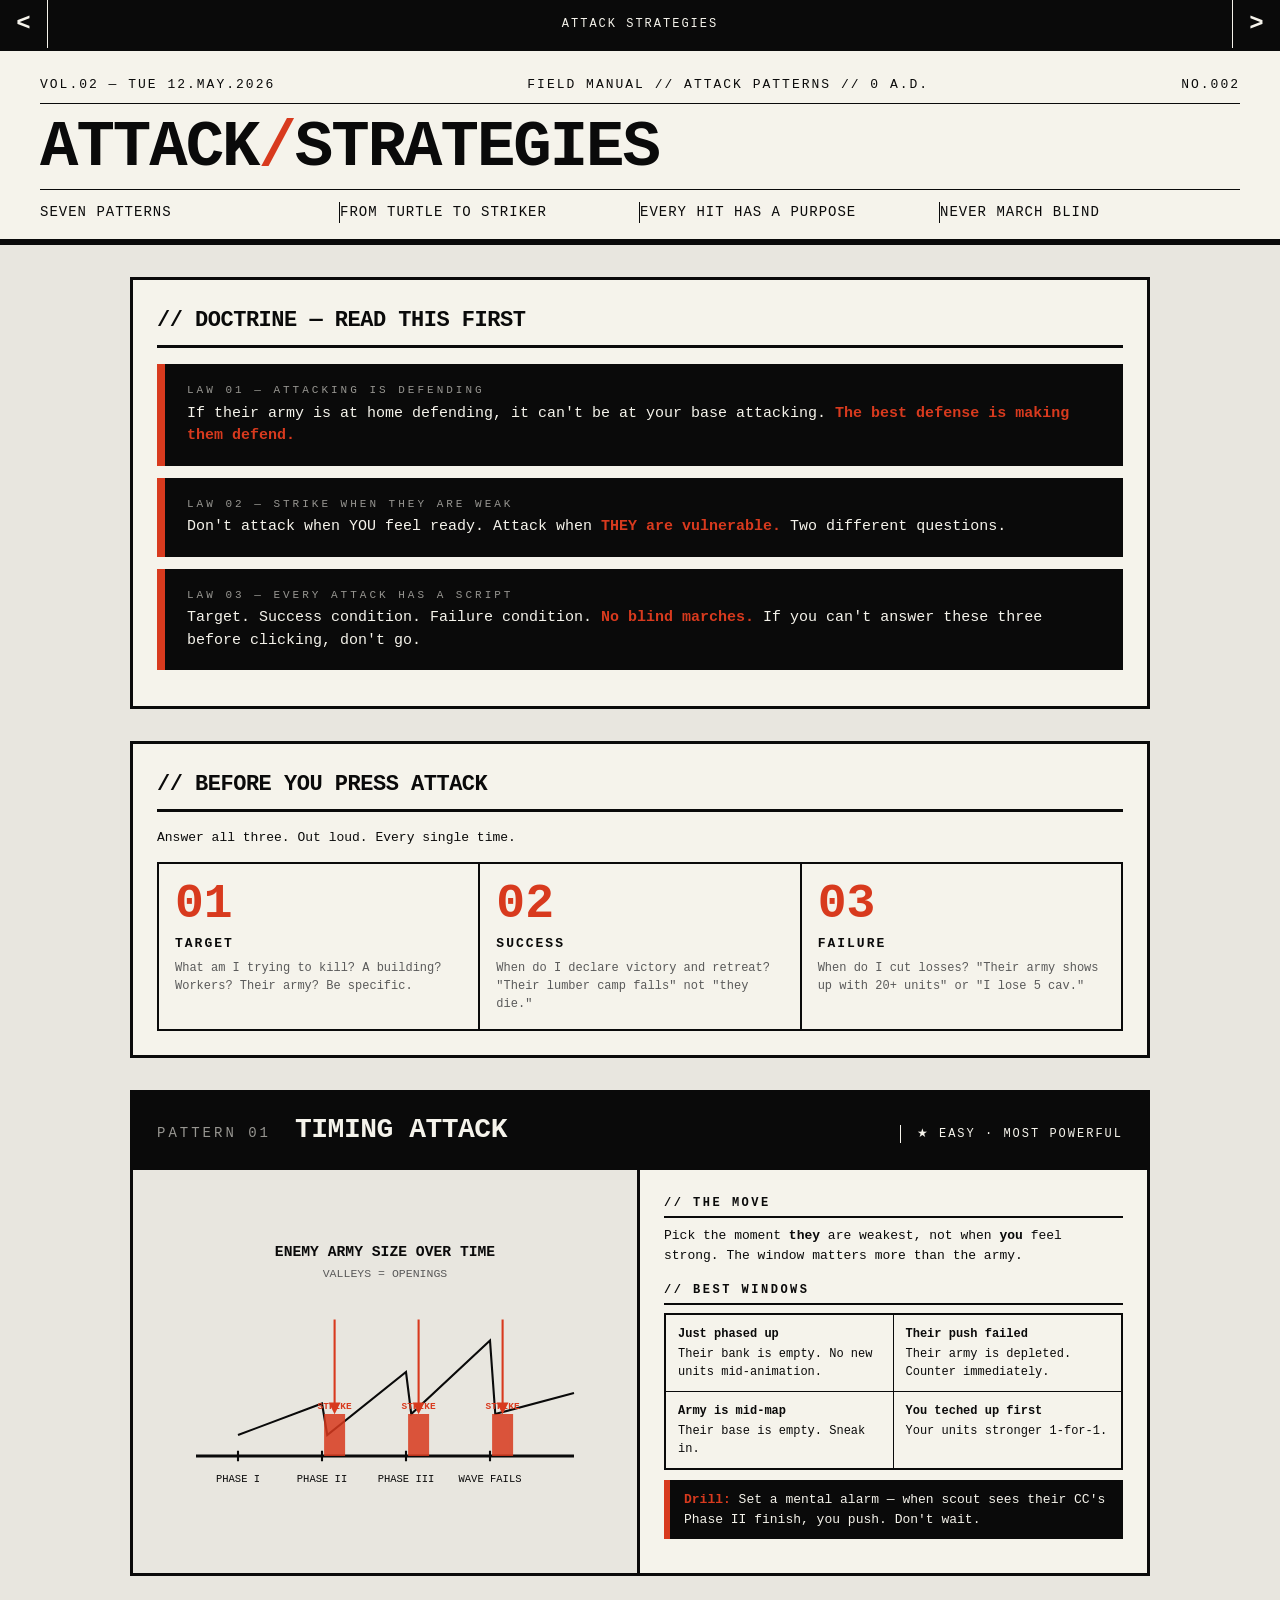
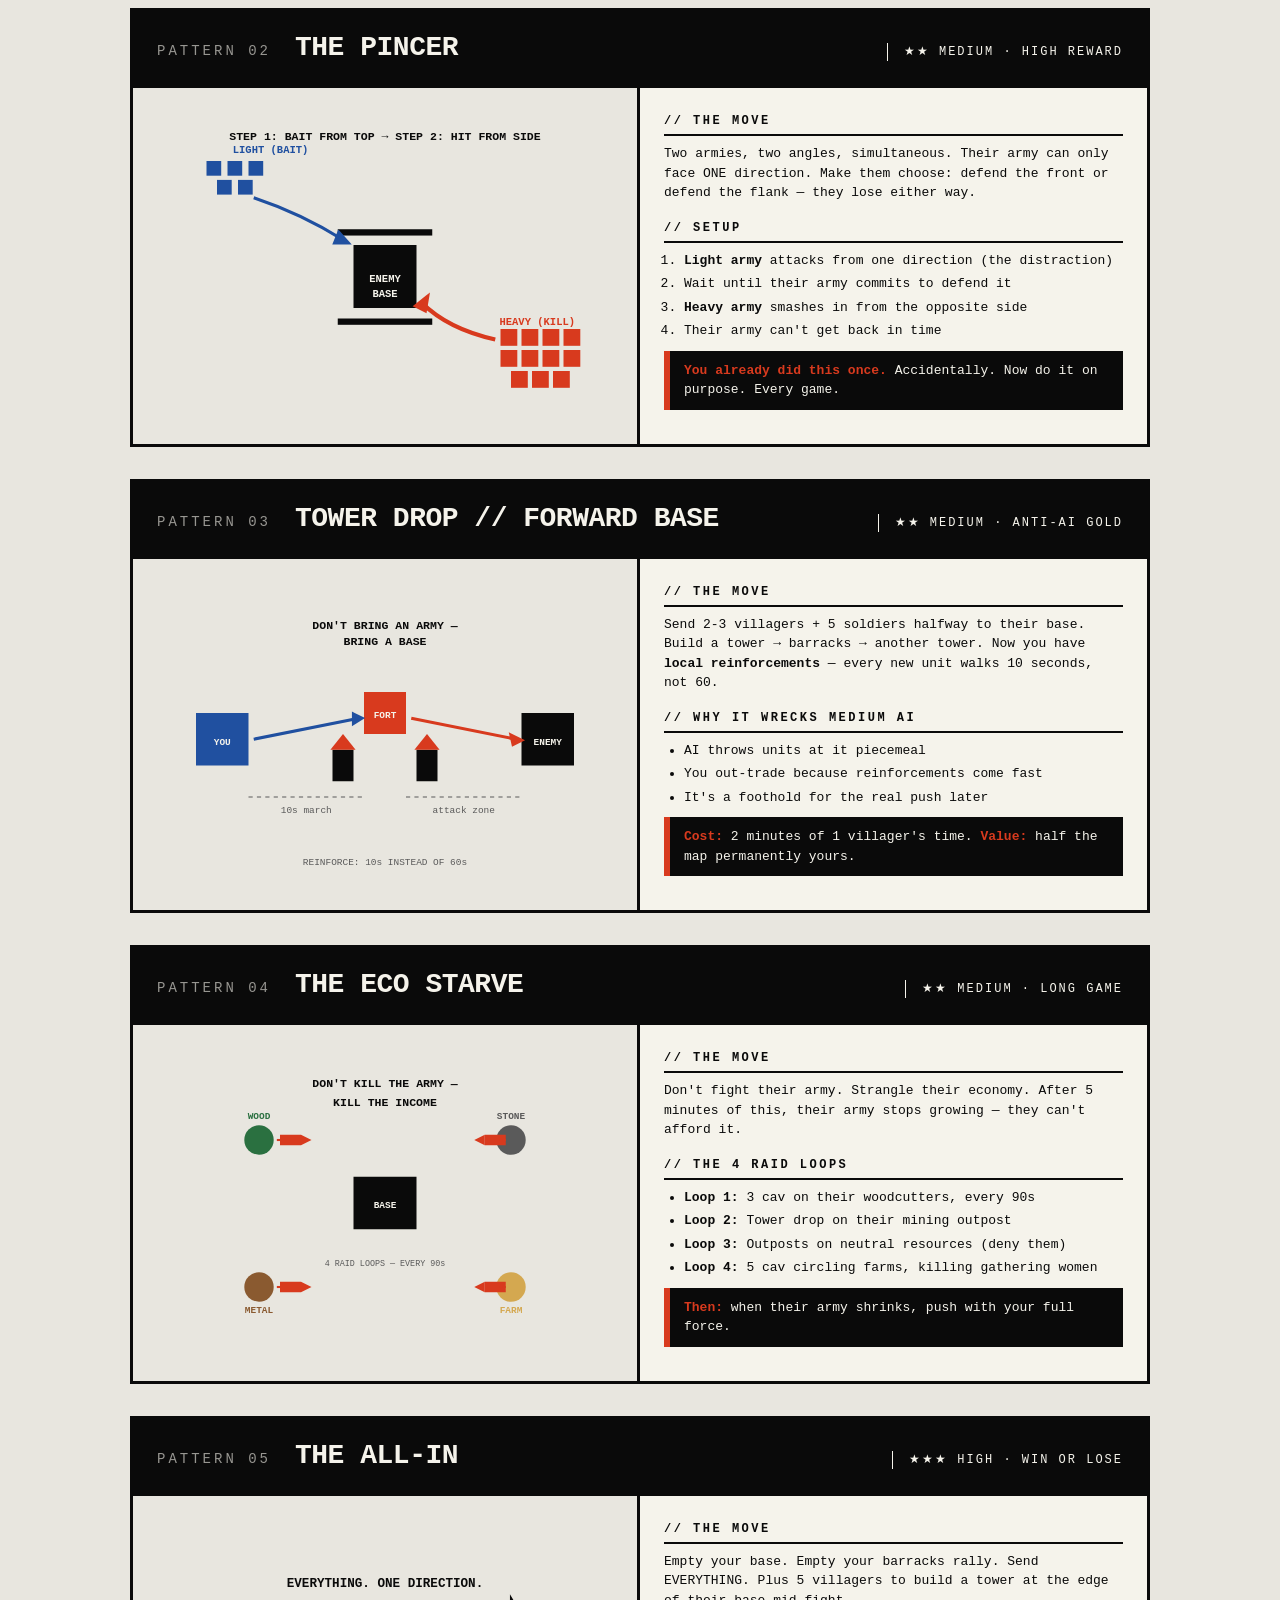
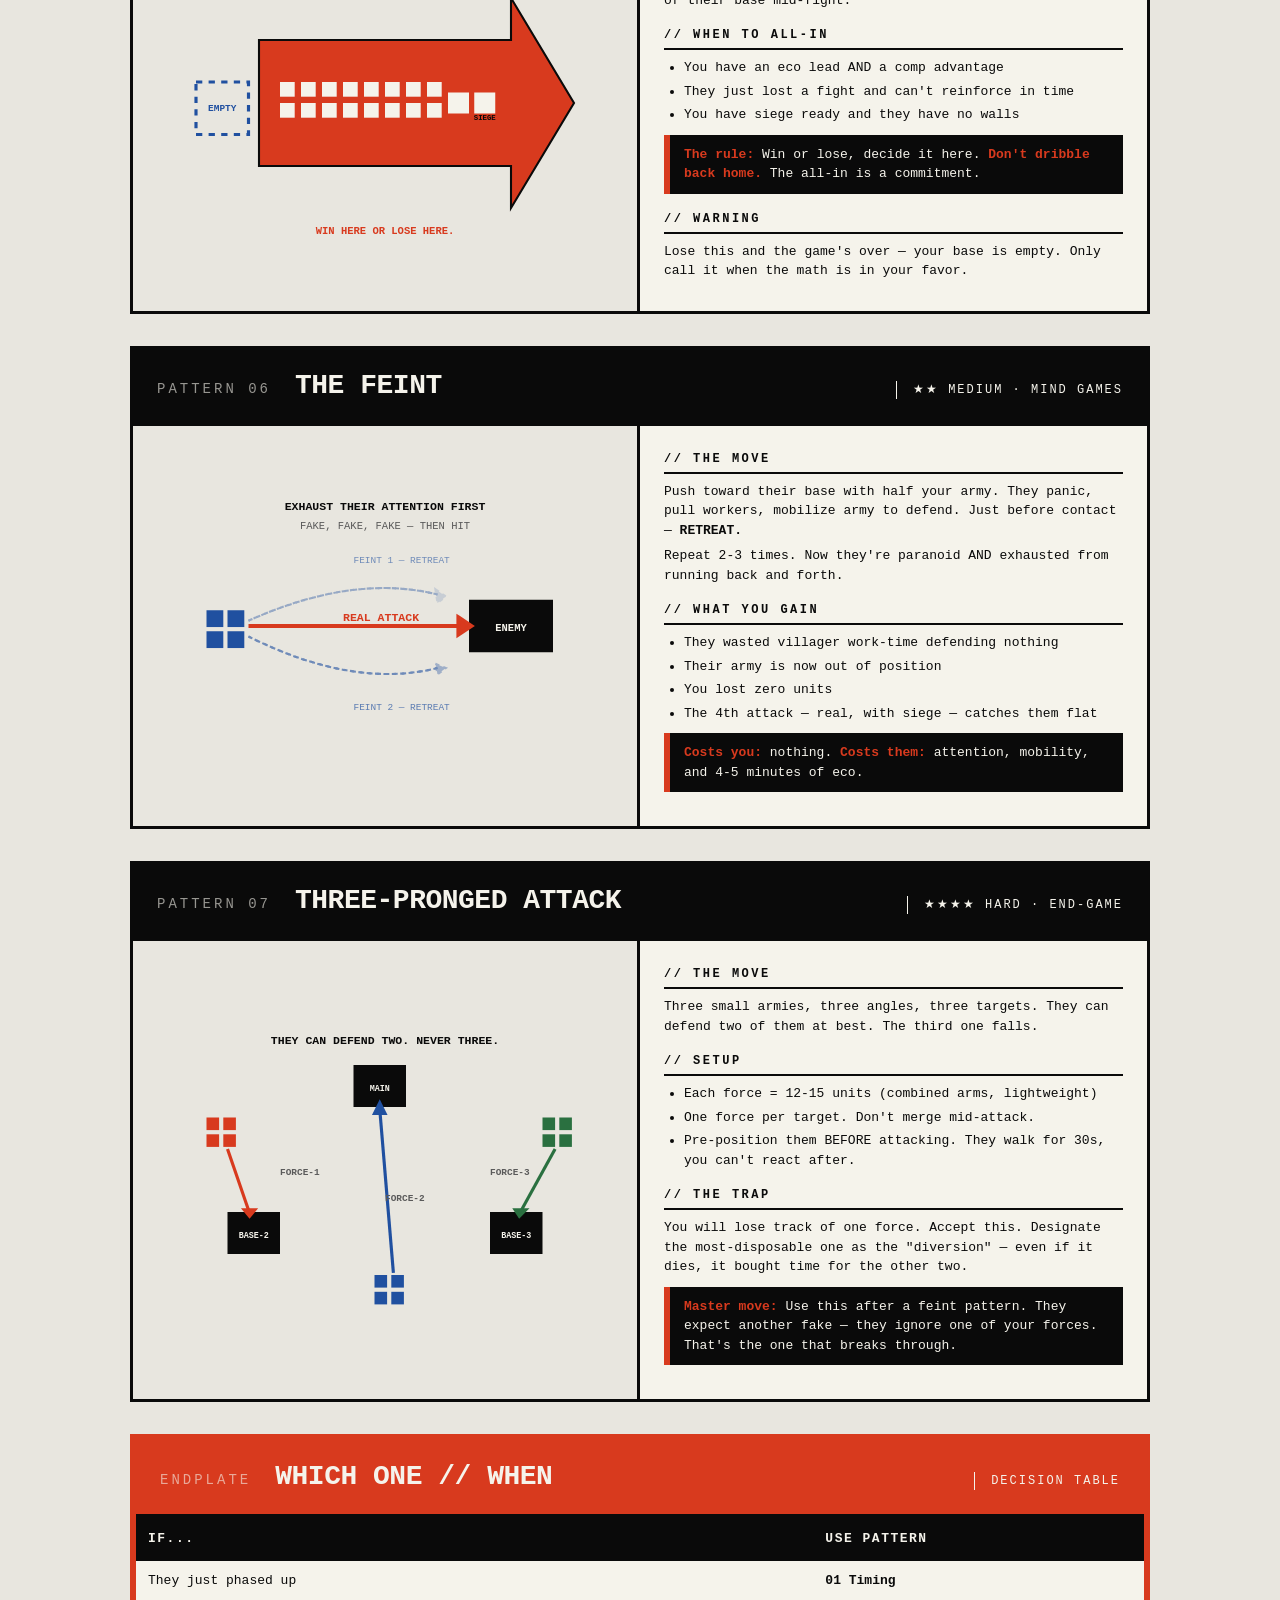
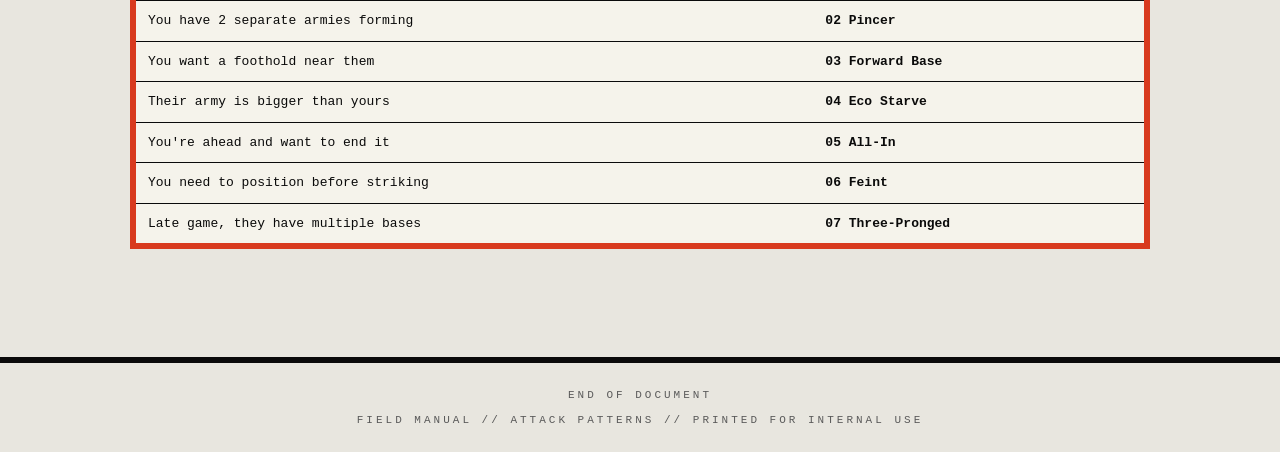
<file: manuals/Attack Strategies.html>
<!DOCTYPE html>
<html lang="en">
<head>
<meta charset="UTF-8">
<title>ATTACK STRATEGIES // 0 A.D.</title>
<style>
  :root {
    --bg: #e8e6df;
    --ink: #0a0a0a;
    --paper: #f5f3eb;
    --accent: #d83a1e;
    --blue: #2050a0;
    --green: #2a7040;
    --mute: #5a5a5a;
  }
  * { box-sizing: border-box; margin: 0; padding: 0; }
  html, body { background: var(--bg); color: var(--ink); }
  body {
    font-family: "JetBrains Mono", "SF Mono", "Menlo", "Consolas", monospace;
    line-height: 1.5;
  }

  /* MASTHEAD */
  .masthead {
    border-bottom: 6px solid var(--ink);
    padding: 24px 40px 16px;
    background: var(--paper);
  }
  .nameplate {
    font-size: 13px; letter-spacing: 2px; text-transform: uppercase;
    display: flex; justify-content: space-between;
    border-bottom: 1px solid var(--ink); padding-bottom: 8px; margin-bottom: 16px;
  }
  .masthead h1 {
    font-size: 64px; font-weight: 900; letter-spacing: -2px; line-height: 0.9;
    text-transform: uppercase;
  }
  .masthead h1 .slash { color: var(--accent); }
  .masthead .tagline {
    margin-top: 12px;
    font-size: 14px; text-transform: uppercase; letter-spacing: 1px;
    border-top: 1px solid var(--ink); padding-top: 12px;
    display: grid; grid-template-columns: repeat(4, 1fr);
  }
  .masthead .tagline span { border-right: 1px solid var(--ink); padding-right: 12px; }
  .masthead .tagline span:last-child { border-right: 0; }

  main { padding: 0 40px 60px; max-width: 1100px; margin: 0 auto; }

  /* STRATEGY BLOCK */
  .strat {
    border: 3px solid var(--ink);
    margin-top: 32px;
    background: var(--paper);
  }
  .strat-header {
    background: var(--ink); color: var(--paper);
    padding: 16px 24px;
    display: flex; justify-content: space-between; align-items: baseline;
    border-bottom: 3px solid var(--ink);
  }
  .strat-header .num {
    font-size: 14px; letter-spacing: 3px; opacity: 0.6;
  }
  .strat-header .title {
    font-size: 28px; font-weight: 900; letter-spacing: -0.5px;
    text-transform: uppercase; flex: 1; padding: 0 24px;
  }
  .strat-header .difficulty {
    font-size: 12px; letter-spacing: 2px;
    border-left: 1px solid var(--paper); padding-left: 16px;
  }

  .strat-body {
    display: grid;
    grid-template-columns: 1fr 1fr;
    gap: 0;
  }
  .strat-diagram {
    border-right: 3px solid var(--ink);
    padding: 24px;
    background: var(--bg);
    display: flex; align-items: center; justify-content: center;
  }
  .strat-diagram svg { width: 100%; max-width: 420px; height: auto; }
  .strat-text { padding: 24px; }

  h3.sub {
    font-size: 12px; letter-spacing: 2.5px; text-transform: uppercase;
    border-bottom: 2px solid var(--ink); padding-bottom: 4px; margin: 16px 0 8px;
    font-weight: 700;
  }
  h3.sub:first-child { margin-top: 0; }

  p { font-size: 13px; margin: 6px 0; }
  ul, ol { padding-left: 20px; font-size: 13px; }
  li { margin: 4px 0; }
  b { font-weight: 700; }
  .accent { color: var(--accent); font-weight: 700; }

  .rule-line {
    background: var(--ink); color: var(--paper);
    padding: 10px 14px; margin: 10px 0;
    border-left: 6px solid var(--accent);
    font-size: 13px;
  }
  .rule-line b { color: var(--accent); }

  .when-grid {
    display: grid; grid-template-columns: 1fr 1fr; gap: 0;
    border: 2px solid var(--ink);
  }
  .when-cell { padding: 10px 12px; border-right: 1px solid var(--ink); border-bottom: 1px solid var(--ink); font-size: 12px; }
  .when-cell:nth-child(2n) { border-right: 0; }
  .when-cell:nth-last-child(-n+2) { border-bottom: 0; }
  .when-cell b { display: block; margin-bottom: 2px; }

  /* DOCTRINE BLOCK */
  .doctrine {
    border: 3px solid var(--ink);
    margin-top: 32px;
    background: var(--paper);
    padding: 24px;
  }
  .doctrine h2 {
    font-size: 22px; text-transform: uppercase; letter-spacing: -0.5px;
    border-bottom: 3px solid var(--ink); padding-bottom: 8px; margin-bottom: 16px;
  }
  .doctrine .law {
    background: var(--ink); color: var(--paper);
    padding: 18px 22px; margin: 12px 0;
    border-left: 8px solid var(--accent);
  }
  .doctrine .law .rlabel { font-size: 11px; letter-spacing: 3px; opacity: 0.6; text-transform: uppercase; }
  .doctrine .law .rbody { font-size: 15px; margin-top: 4px; }
  .doctrine .law .rbody b { color: var(--accent); }

  /* CHECKLIST */
  .checklist {
    border: 3px solid var(--ink);
    margin-top: 32px;
    background: var(--paper);
    padding: 24px;
  }
  .checklist h2 {
    font-size: 22px; text-transform: uppercase; letter-spacing: -0.5px;
    border-bottom: 3px solid var(--ink); padding-bottom: 8px; margin-bottom: 16px;
  }
  .three-q {
    display: grid; grid-template-columns: repeat(3, 1fr); gap: 0;
    border-top: 2px solid var(--ink); border-left: 2px solid var(--ink);
  }
  .three-q > div { border-right: 2px solid var(--ink); border-bottom: 2px solid var(--ink); padding: 16px; }
  .three-q .qnum { font-size: 48px; font-weight: 900; line-height: 1; color: var(--accent); }
  .three-q .qlbl { font-size: 13px; text-transform: uppercase; letter-spacing: 2px; font-weight: 700; margin: 6px 0; }
  .three-q .qdesc { font-size: 12px; color: var(--mute); }

  /* FOOTER */
  .footer {
    margin-top: 48px;
    border-top: 6px solid var(--ink);
    padding: 24px 40px;
    text-align: center;
    font-size: 11px; letter-spacing: 3px; text-transform: uppercase; color: var(--mute);
  }

  @media (max-width: 800px) {
    .strat-body { grid-template-columns: 1fr; }
    .strat-diagram { border-right: 0; border-bottom: 3px solid var(--ink); }
    .three-q { grid-template-columns: 1fr; }
  }

  /* VOLUME NAV */
  .volume-nav {
    display: grid;
    grid-template-columns: 48px minmax(0, 1fr) 48px;
    align-items: center;
    gap: 0;
    background: var(--ink);
    color: var(--paper);
    border-bottom: 3px solid var(--ink);
  }
  .volume-nav a {
    color: inherit;
    text-decoration: none;
  }
  .volume-arrow {
    display: grid;
    place-items: center;
    min-height: 48px;
    border-right: 1px solid var(--paper);
    font-size: 24px;
    font-weight: 900;
  }
  .volume-arrow.next {
    border-right: 0;
    border-left: 1px solid var(--paper);
  }
  .volume-title {
    min-width: 0;
    padding: 12px 16px;
    text-align: center;
    font-size: 12px;
    letter-spacing: 2px;
    text-transform: uppercase;
    white-space: nowrap;
    overflow: hidden;
    text-overflow: ellipsis;
  }
  .volume-arrow:hover,
  .volume-arrow:focus-visible {
    background: var(--accent);
    outline: 0;
  }

</style>
</head>
<body>
<nav class="volume-nav" aria-label="Volume navigation">
  <a class="volume-arrow prev" href="Ptolemies%20Playbook.html" aria-label="Previous volume">&lt;</a>
  <div class="volume-title">Attack Strategies</div>
  <a class="volume-arrow next" href="Defense%20Strategies.html" aria-label="Next volume">&gt;</a>
</nav>

<!-- MASTHEAD -->
<header class="masthead">
  <div class="nameplate">
    <span>VOL.02 — TUE 12.MAY.2026</span>
    <span>FIELD MANUAL // ATTACK PATTERNS // 0 A.D.</span>
    <span>NO.002</span>
  </div>
  <h1>ATTACK<span class="slash">/</span>STRATEGIES</h1>
  <div class="tagline">
    <span>SEVEN PATTERNS</span>
    <span>FROM TURTLE TO STRIKER</span>
    <span>EVERY HIT HAS A PURPOSE</span>
    <span>NEVER MARCH BLIND</span>
  </div>
</header>

<main>

<!-- DOCTRINE -->
<section class="doctrine">
  <h2>// Doctrine — Read This First</h2>

  <div class="law">
    <div class="rlabel">LAW 01 — ATTACKING IS DEFENDING</div>
    <div class="rbody">If their army is at home defending, it can't be at your base attacking. <b>The best defense is making them defend.</b></div>
  </div>

  <div class="law">
    <div class="rlabel">LAW 02 — STRIKE WHEN THEY ARE WEAK</div>
    <div class="rbody">Don't attack when YOU feel ready. Attack when <b>THEY are vulnerable.</b> Two different questions.</div>
  </div>

  <div class="law">
    <div class="rlabel">LAW 03 — EVERY ATTACK HAS A SCRIPT</div>
    <div class="rbody">Target. Success condition. Failure condition. <b>No blind marches.</b> If you can't answer these three before clicking, don't go.</div>
  </div>
</section>

<!-- THREE QUESTIONS -->
<section class="checklist">
  <h2>// Before You Press Attack</h2>
  <p style="font-size:13px;margin-bottom:14px">Answer all three. Out loud. Every single time.</p>
  <div class="three-q">
    <div>
      <div class="qnum">01</div>
      <div class="qlbl">Target</div>
      <div class="qdesc">What am I trying to kill? A building? Workers? Their army? Be specific.</div>
    </div>
    <div>
      <div class="qnum">02</div>
      <div class="qlbl">Success</div>
      <div class="qdesc">When do I declare victory and retreat? "Their lumber camp falls" not "they die."</div>
    </div>
    <div>
      <div class="qnum">03</div>
      <div class="qlbl">Failure</div>
      <div class="qdesc">When do I cut losses? "Their army shows up with 20+ units" or "I lose 5 cav."</div>
    </div>
  </div>
</section>

<!-- =========== 01 TIMING ATTACK =========== -->
<section class="strat">
  <div class="strat-header">
    <span class="num">PATTERN 01</span>
    <span class="title">Timing Attack</span>
    <span class="difficulty">★ EASY · MOST POWERFUL</span>
  </div>
  <div class="strat-body">
    <div class="strat-diagram">
      <svg viewBox="0 0 400 280">
        <!-- Timeline -->
        <line x1="20" y1="220" x2="380" y2="220" stroke="#0a0a0a" stroke-width="3"/>
        <!-- Tick marks -->
        <g stroke="#0a0a0a" stroke-width="2">
          <line x1="60" y1="215" x2="60" y2="225"/>
          <line x1="140" y1="215" x2="140" y2="225"/>
          <line x1="220" y1="215" x2="220" y2="225"/>
          <line x1="300" y1="215" x2="300" y2="225"/>
        </g>
        <g font-family="monospace" font-size="10" fill="#0a0a0a" text-anchor="middle">
          <text x="60" y="245">PHASE I</text>
          <text x="140" y="245">PHASE II</text>
          <text x="220" y="245">PHASE III</text>
          <text x="300" y="245">WAVE FAILS</text>
        </g>
        <!-- Their army size (line graph) -->
        <polyline points="60,200 140,170 145,200 220,140 225,180 300,110 305,180 380,160"
                  fill="none" stroke="#0a0a0a" stroke-width="2"/>
        <!-- Strike zones -->
        <g fill="#d83a1e" opacity="0.85">
          <rect x="142" y="180" width="20" height="40"/>
          <rect x="222" y="180" width="20" height="40"/>
          <rect x="302" y="180" width="20" height="40"/>
        </g>
        <g font-family="monospace" font-size="9" fill="#d83a1e" font-weight="bold" text-anchor="middle">
          <text x="152" y="175">STRIKE</text>
          <text x="232" y="175">STRIKE</text>
          <text x="312" y="175">STRIKE</text>
        </g>
        <!-- Title -->
        <text x="200" y="30" font-family="monospace" font-size="14" font-weight="bold" text-anchor="middle" fill="#0a0a0a">ENEMY ARMY SIZE OVER TIME</text>
        <text x="200" y="50" font-family="monospace" font-size="11" text-anchor="middle" fill="#5a5a5a">VALLEYS = OPENINGS</text>
        <!-- Arrows -->
        <g stroke="#d83a1e" stroke-width="2" fill="none">
          <path d="M152,90 L152,170"/><polygon points="148,170 156,170 152,178" fill="#d83a1e"/>
          <path d="M232,90 L232,170"/><polygon points="228,170 236,170 232,178" fill="#d83a1e"/>
          <path d="M312,90 L312,170"/><polygon points="308,170 316,170 312,178" fill="#d83a1e"/>
        </g>
      </svg>
    </div>
    <div class="strat-text">
      <h3 class="sub">// The Move</h3>
      <p>Pick the moment <b>they</b> are weakest, not when <b>you</b> feel strong. The window matters more than the army.</p>

      <h3 class="sub">// Best Windows</h3>
      <div class="when-grid">
        <div class="when-cell"><b>Just phased up</b>Their bank is empty. No new units mid-animation.</div>
        <div class="when-cell"><b>Their push failed</b>Their army is depleted. Counter immediately.</div>
        <div class="when-cell"><b>Army is mid-map</b>Their base is empty. Sneak in.</div>
        <div class="when-cell"><b>You teched up first</b>Your units stronger 1-for-1.</div>
      </div>

      <div class="rule-line"><b>Drill:</b> Set a mental alarm — when scout sees their CC's Phase II finish, you push. Don't wait.</div>
    </div>
  </div>
</section>

<!-- =========== 02 PINCER =========== -->
<section class="strat">
  <div class="strat-header">
    <span class="num">PATTERN 02</span>
    <span class="title">The Pincer</span>
    <span class="difficulty">★★ MEDIUM · HIGH REWARD</span>
  </div>
  <div class="strat-body">
    <div class="strat-diagram">
      <svg viewBox="0 0 400 280">
        <!-- Enemy base center -->
        <rect x="170" y="120" width="60" height="60" fill="#0a0a0a"/>
        <rect x="155" y="105" width="90" height="6" fill="#0a0a0a"/>
        <rect x="155" y="190" width="90" height="6" fill="#0a0a0a"/>
        <text x="200" y="155" font-family="monospace" font-size="10" fill="#f5f3eb" text-anchor="middle" font-weight="bold">ENEMY</text>
        <text x="200" y="170" font-family="monospace" font-size="10" fill="#f5f3eb" text-anchor="middle" font-weight="bold">BASE</text>

        <!-- Light army top -->
        <g fill="#2050a0">
          <rect x="30" y="40" width="14" height="14"/><rect x="50" y="40" width="14" height="14"/>
          <rect x="70" y="40" width="14" height="14"/><rect x="40" y="58" width="14" height="14"/>
          <rect x="60" y="58" width="14" height="14"/>
        </g>
        <text x="55" y="32" font-family="monospace" font-size="10" font-weight="bold" fill="#2050a0">LIGHT (BAIT)</text>

        <!-- Arrow from top army -->
        <g stroke="#2050a0" stroke-width="3" fill="none">
          <path d="M75,75 Q120,90 160,115"/>
          <polygon points="156,108 165,118 152,118" fill="#2050a0"/>
        </g>

        <!-- Heavy army bottom -->
        <g fill="#d83a1e">
          <rect x="310" y="200" width="16" height="16"/><rect x="330" y="200" width="16" height="16"/>
          <rect x="350" y="200" width="16" height="16"/><rect x="370" y="200" width="16" height="16"/>
          <rect x="310" y="220" width="16" height="16"/><rect x="330" y="220" width="16" height="16"/>
          <rect x="350" y="220" width="16" height="16"/><rect x="370" y="220" width="16" height="16"/>
          <rect x="320" y="240" width="16" height="16"/><rect x="340" y="240" width="16" height="16"/>
          <rect x="360" y="240" width="16" height="16"/>
        </g>
        <text x="345" y="196" font-family="monospace" font-size="10" font-weight="bold" fill="#d83a1e" text-anchor="middle">HEAVY (KILL)</text>

        <!-- Arrow from heavy army -->
        <g stroke="#d83a1e" stroke-width="4" fill="none">
          <path d="M305,210 Q260,200 235,175"/>
          <polygon points="240,170 230,178 238,182" fill="#d83a1e"/>
        </g>

        <!-- Sequence labels -->
        <text x="200" y="20" font-family="monospace" font-size="11" font-weight="bold" text-anchor="middle" fill="#0a0a0a">STEP 1: BAIT FROM TOP → STEP 2: HIT FROM SIDE</text>
      </svg>
    </div>
    <div class="strat-text">
      <h3 class="sub">// The Move</h3>
      <p>Two armies, two angles, simultaneous. Their army can only face ONE direction. Make them choose: defend the front or defend the flank — they lose either way.</p>

      <h3 class="sub">// Setup</h3>
      <ol>
        <li><b>Light army</b> attacks from one direction (the distraction)</li>
        <li>Wait until their army commits to defend it</li>
        <li><b>Heavy army</b> smashes in from the opposite side</li>
        <li>Their army can't get back in time</li>
      </ol>

      <div class="rule-line"><b>You already did this once.</b> Accidentally. Now do it on purpose. Every game.</div>
    </div>
  </div>
</section>

<!-- =========== 03 TOWER DROP / FORWARD BASE =========== -->
<section class="strat">
  <div class="strat-header">
    <span class="num">PATTERN 03</span>
    <span class="title">Tower Drop // Forward Base</span>
    <span class="difficulty">★★ MEDIUM · ANTI-AI GOLD</span>
  </div>
  <div class="strat-body">
    <div class="strat-diagram">
      <svg viewBox="0 0 400 280">
        <!-- Your base -->
        <rect x="20" y="120" width="50" height="50" fill="#2050a0"/>
        <text x="45" y="150" font-family="monospace" font-size="9" fill="#f5f3eb" text-anchor="middle" font-weight="bold">YOU</text>

        <!-- Enemy base -->
        <rect x="330" y="120" width="50" height="50" fill="#0a0a0a"/>
        <text x="355" y="150" font-family="monospace" font-size="9" fill="#f5f3eb" text-anchor="middle" font-weight="bold">ENEMY</text>

        <!-- Forward base in middle -->
        <rect x="180" y="100" width="40" height="40" fill="#d83a1e"/>
        <text x="200" y="125" font-family="monospace" font-size="9" fill="#f5f3eb" text-anchor="middle" font-weight="bold">FORT</text>
        <!-- Towers around -->
        <rect x="150" y="155" width="20" height="30" fill="#0a0a0a"/>
        <polygon points="148,155 172,155 160,140" fill="#d83a1e"/>
        <rect x="230" y="155" width="20" height="30" fill="#0a0a0a"/>
        <polygon points="228,155 252,155 240,140" fill="#d83a1e"/>

        <!-- Distance arrows -->
        <g stroke="#5a5a5a" stroke-width="1" stroke-dasharray="4">
          <line x1="70" y1="200" x2="180" y2="200"/>
          <line x1="220" y1="200" x2="330" y2="200"/>
        </g>
        <text x="125" y="215" font-family="monospace" font-size="9" fill="#5a5a5a" text-anchor="middle">10s march</text>
        <text x="275" y="215" font-family="monospace" font-size="9" fill="#5a5a5a" text-anchor="middle">attack zone</text>

        <!-- Reinforcement arrows -->
        <g stroke="#2050a0" stroke-width="3" fill="none">
          <path d="M75,145 L175,125"/>
          <polygon points="170,121 178,125 170,130" fill="#2050a0"/>
        </g>
        <g stroke="#d83a1e" stroke-width="3" fill="none">
          <path d="M225,125 L325,145"/>
          <polygon points="320,141 330,146 322,150" fill="#d83a1e"/>
        </g>
        <text x="200" y="40" font-family="monospace" font-size="11" font-weight="bold" text-anchor="middle" fill="#0a0a0a">DON'T BRING AN ARMY —</text>
        <text x="200" y="55" font-family="monospace" font-size="11" font-weight="bold" text-anchor="middle" fill="#0a0a0a">BRING A BASE</text>

        <text x="200" y="265" font-family="monospace" font-size="9" fill="#5a5a5a" text-anchor="middle">REINFORCE: 10s INSTEAD OF 60s</text>
      </svg>
    </div>
    <div class="strat-text">
      <h3 class="sub">// The Move</h3>
      <p>Send 2-3 villagers + 5 soldiers halfway to their base. Build a tower → barracks → another tower. Now you have <b>local reinforcements</b> — every new unit walks 10 seconds, not 60.</p>

      <h3 class="sub">// Why it wrecks Medium AI</h3>
      <ul>
        <li>AI throws units at it piecemeal</li>
        <li>You out-trade because reinforcements come fast</li>
        <li>It's a foothold for the real push later</li>
      </ul>

      <div class="rule-line"><b>Cost:</b> 2 minutes of 1 villager's time. <b>Value:</b> half the map permanently yours.</div>
    </div>
  </div>
</section>

<!-- =========== 04 ECO STARVE =========== -->
<section class="strat">
  <div class="strat-header">
    <span class="num">PATTERN 04</span>
    <span class="title">The Eco Starve</span>
    <span class="difficulty">★★ MEDIUM · LONG GAME</span>
  </div>
  <div class="strat-body">
    <div class="strat-diagram">
      <svg viewBox="0 0 400 280">
        <!-- Enemy base -->
        <rect x="170" y="115" width="60" height="50" fill="#0a0a0a"/>
        <text x="200" y="145" font-family="monospace" font-size="9" fill="#f5f3eb" text-anchor="middle" font-weight="bold">BASE</text>

        <!-- Outer resources -->
        <g fill="#2a7040"><circle cx="80" cy="80" r="14"/></g>
        <text x="80" y="60" font-family="monospace" font-size="9" text-anchor="middle" fill="#2a7040" font-weight="bold">WOOD</text>
        <g fill="#5a5a5a"><circle cx="320" cy="80" r="14"/></g>
        <text x="320" y="60" font-family="monospace" font-size="9" text-anchor="middle" fill="#5a5a5a" font-weight="bold">STONE</text>
        <g fill="#8a5a30"><circle cx="80" cy="220" r="14"/></g>
        <text x="80" y="245" font-family="monospace" font-size="9" text-anchor="middle" fill="#8a5a30" font-weight="bold">METAL</text>
        <g fill="#d4a850"><circle cx="320" cy="220" r="14"/></g>
        <text x="320" y="245" font-family="monospace" font-size="9" text-anchor="middle" fill="#d4a850" font-weight="bold">FARM</text>

        <!-- Cavalry icons (raiders) circling -->
        <g fill="#d83a1e">
          <rect x="100" y="75" width="20" height="10"/><polygon points="120,75 130,80 120,85" fill="#d83a1e"/>
          <rect x="295" y="75" width="20" height="10"/><polygon points="295,75 285,80 295,85" fill="#d83a1e"/>
          <rect x="100" y="215" width="20" height="10"/><polygon points="120,215 130,220 120,225" fill="#d83a1e"/>
          <rect x="295" y="215" width="20" height="10"/><polygon points="295,215 285,220 295,225" fill="#d83a1e"/>
        </g>

        <!-- Arrows from raiders to resources -->
        <g stroke="#d83a1e" stroke-width="2" fill="none" stroke-dasharray="3">
          <path d="M100,80 L94,80"/>
          <path d="M315,80 L308,80"/>
          <path d="M100,220 L94,220"/>
          <path d="M315,220 L308,220"/>
        </g>

        <!-- Centre title -->
        <text x="200" y="30" font-family="monospace" font-size="11" font-weight="bold" text-anchor="middle" fill="#0a0a0a">DON'T KILL THE ARMY —</text>
        <text x="200" y="48" font-family="monospace" font-size="11" font-weight="bold" text-anchor="middle" fill="#0a0a0a">KILL THE INCOME</text>

        <text x="200" y="200" font-family="monospace" font-size="8" text-anchor="middle" fill="#5a5a5a">4 RAID LOOPS — EVERY 90s</text>
      </svg>
    </div>
    <div class="strat-text">
      <h3 class="sub">// The Move</h3>
      <p>Don't fight their army. Strangle their economy. After 5 minutes of this, their army stops growing — they can't afford it.</p>

      <h3 class="sub">// The 4 Raid Loops</h3>
      <ul>
        <li><b>Loop 1:</b> 3 cav on their woodcutters, every 90s</li>
        <li><b>Loop 2:</b> Tower drop on their mining outpost</li>
        <li><b>Loop 3:</b> Outposts on neutral resources (deny them)</li>
        <li><b>Loop 4:</b> 5 cav circling farms, killing gathering women</li>
      </ul>

      <div class="rule-line"><b>Then:</b> when their army shrinks, push with your full force.</div>
    </div>
  </div>
</section>

<!-- =========== 05 ALL-IN =========== -->
<section class="strat">
  <div class="strat-header">
    <span class="num">PATTERN 05</span>
    <span class="title">The All-In</span>
    <span class="difficulty">★★★ HIGH · WIN OR LOSE</span>
  </div>
  <div class="strat-body">
    <div class="strat-diagram">
      <svg viewBox="0 0 400 280">
        <!-- Your base (emptied) -->
        <rect x="20" y="120" width="50" height="50" fill="none" stroke="#2050a0" stroke-width="3" stroke-dasharray="6"/>
        <text x="45" y="148" font-family="monospace" font-size="9" fill="#2050a0" text-anchor="middle" font-weight="bold">EMPTY</text>

        <!-- Massive arrow -->
        <polygon points="80,80 320,80 320,40 380,140 320,240 320,200 80,200" fill="#d83a1e" stroke="#0a0a0a" stroke-width="2"/>

        <!-- Units inside arrow -->
        <g fill="#f5f3eb">
          <rect x="100" y="120" width="14" height="14"/><rect x="120" y="120" width="14" height="14"/>
          <rect x="140" y="120" width="14" height="14"/><rect x="160" y="120" width="14" height="14"/>
          <rect x="180" y="120" width="14" height="14"/><rect x="200" y="120" width="14" height="14"/>
          <rect x="220" y="120" width="14" height="14"/><rect x="240" y="120" width="14" height="14"/>
          <rect x="100" y="140" width="14" height="14"/><rect x="120" y="140" width="14" height="14"/>
          <rect x="140" y="140" width="14" height="14"/><rect x="160" y="140" width="14" height="14"/>
          <rect x="180" y="140" width="14" height="14"/><rect x="200" y="140" width="14" height="14"/>
          <rect x="220" y="140" width="14" height="14"/><rect x="240" y="140" width="14" height="14"/>
          <rect x="260" y="130" width="20" height="20"/>
          <rect x="285" y="130" width="20" height="20"/>
        </g>
        <text x="295" y="156" font-family="monospace" font-size="7" fill="#0a0a0a" text-anchor="middle" font-weight="bold">SIEGE</text>

        <text x="200" y="30" font-family="monospace" font-size="12" font-weight="bold" text-anchor="middle" fill="#0a0a0a">EVERYTHING. ONE DIRECTION.</text>
        <text x="200" y="265" font-family="monospace" font-size="10" font-weight="bold" text-anchor="middle" fill="#d83a1e">WIN HERE OR LOSE HERE.</text>
      </svg>
    </div>
    <div class="strat-text">
      <h3 class="sub">// The Move</h3>
      <p>Empty your base. Empty your barracks rally. Send EVERYTHING. Plus 5 villagers to build a tower at the edge of their base mid-fight.</p>

      <h3 class="sub">// When to All-In</h3>
      <ul>
        <li>You have an eco lead AND a comp advantage</li>
        <li>They just lost a fight and can't reinforce in time</li>
        <li>You have siege ready and they have no walls</li>
      </ul>

      <div class="rule-line"><b>The rule:</b> Win or lose, decide it here. <b>Don't dribble back home.</b> The all-in is a commitment.</div>

      <h3 class="sub">// Warning</h3>
      <p>Lose this and the game's over — your base is empty. Only call it when the math is in your favor.</p>
    </div>
  </div>
</section>

<!-- =========== 06 FEINT =========== -->
<section class="strat">
  <div class="strat-header">
    <span class="num">PATTERN 06</span>
    <span class="title">The Feint</span>
    <span class="difficulty">★★ MEDIUM · MIND GAMES</span>
  </div>
  <div class="strat-body">
    <div class="strat-diagram">
      <svg viewBox="0 0 400 280">
        <!-- Enemy base -->
        <rect x="280" y="115" width="80" height="50" fill="#0a0a0a"/>
        <text x="320" y="145" font-family="monospace" font-size="10" fill="#f5f3eb" text-anchor="middle" font-weight="bold">ENEMY</text>

        <!-- Your army -->
        <g fill="#2050a0">
          <rect x="30" y="125" width="16" height="16"/><rect x="50" y="125" width="16" height="16"/>
          <rect x="30" y="145" width="16" height="16"/><rect x="50" y="145" width="16" height="16"/>
        </g>

        <!-- Feint 1 (faded) -->
        <g stroke="#2050a0" stroke-width="2" fill="none" stroke-dasharray="4" opacity="0.4">
          <path d="M70,135 Q170,90 250,110"/>
          <polygon points="248,105 258,112 250,118" fill="#2050a0" opacity="0.4"/>
          <path d="M250,110 Q170,90 70,135" stroke-dasharray="4"/>
        </g>
        <text x="170" y="80" font-family="monospace" font-size="9" fill="#2050a0" opacity="0.6">FEINT 1 — RETREAT</text>

        <!-- Feint 2 -->
        <g stroke="#2050a0" stroke-width="2" fill="none" stroke-dasharray="4" opacity="0.6">
          <path d="M70,150 Q170,200 250,180"/>
          <polygon points="248,176 258,180 250,186" fill="#2050a0" opacity="0.6"/>
          <path d="M250,180 Q170,200 70,150" stroke-dasharray="4"/>
        </g>
        <text x="170" y="220" font-family="monospace" font-size="9" fill="#2050a0" opacity="0.7">FEINT 2 — RETREAT</text>

        <!-- Real attack -->
        <g stroke="#d83a1e" stroke-width="4" fill="none">
          <path d="M70,140 L275,140"/>
          <polygon points="270,132 282,140 270,148" fill="#d83a1e"/>
        </g>
        <text x="160" y="135" font-family="monospace" font-size="11" fill="#d83a1e" font-weight="bold">REAL ATTACK</text>

        <text x="200" y="30" font-family="monospace" font-size="11" font-weight="bold" text-anchor="middle" fill="#0a0a0a">EXHAUST THEIR ATTENTION FIRST</text>
        <text x="200" y="48" font-family="monospace" font-size="10" text-anchor="middle" fill="#5a5a5a">FAKE, FAKE, FAKE — THEN HIT</text>
      </svg>
    </div>
    <div class="strat-text">
      <h3 class="sub">// The Move</h3>
      <p>Push toward their base with half your army. They panic, pull workers, mobilize army to defend. Just before contact — <b>RETREAT.</b></p>
      <p>Repeat 2-3 times. Now they're paranoid AND exhausted from running back and forth.</p>

      <h3 class="sub">// What you gain</h3>
      <ul>
        <li>They wasted villager work-time defending nothing</li>
        <li>Their army is now out of position</li>
        <li>You lost zero units</li>
        <li>The 4th attack — real, with siege — catches them flat</li>
      </ul>

      <div class="rule-line"><b>Costs you:</b> nothing. <b>Costs them:</b> attention, mobility, and 4-5 minutes of eco.</div>
    </div>
  </div>
</section>

<!-- =========== 07 THREE-PRONGED =========== -->
<section class="strat">
  <div class="strat-header">
    <span class="num">PATTERN 07</span>
    <span class="title">Three-Pronged Attack</span>
    <span class="difficulty">★★★★ HARD · END-GAME</span>
  </div>
  <div class="strat-body">
    <div class="strat-diagram">
      <svg viewBox="0 0 400 280">
        <!-- Enemy 3 bases -->
        <rect x="170" y="40" width="50" height="40" fill="#0a0a0a"/>
        <text x="195" y="65" font-family="monospace" font-size="8" fill="#f5f3eb" text-anchor="middle" font-weight="bold">MAIN</text>
        <rect x="50" y="180" width="50" height="40" fill="#0a0a0a"/>
        <text x="75" y="205" font-family="monospace" font-size="8" fill="#f5f3eb" text-anchor="middle" font-weight="bold">BASE-2</text>
        <rect x="300" y="180" width="50" height="40" fill="#0a0a0a"/>
        <text x="325" y="205" font-family="monospace" font-size="8" fill="#f5f3eb" text-anchor="middle" font-weight="bold">BASE-3</text>

        <!-- Three armies -->
        <g fill="#2050a0">
          <rect x="190" y="240" width="12" height="12"/><rect x="206" y="240" width="12" height="12"/>
          <rect x="190" y="256" width="12" height="12"/><rect x="206" y="256" width="12" height="12"/>
        </g>
        <g fill="#d83a1e">
          <rect x="30" y="90" width="12" height="12"/><rect x="46" y="90" width="12" height="12"/>
          <rect x="30" y="106" width="12" height="12"/><rect x="46" y="106" width="12" height="12"/>
        </g>
        <g fill="#2a7040">
          <rect x="350" y="90" width="12" height="12"/><rect x="366" y="90" width="12" height="12"/>
          <rect x="350" y="106" width="12" height="12"/><rect x="366" y="106" width="12" height="12"/>
        </g>

        <!-- Arrows to bases -->
        <g stroke="#2050a0" stroke-width="3" fill="none">
          <path d="M208,238 L195,82"/>
          <polygon points="190,86 200,86 195,76" fill="#2050a0"/>
        </g>
        <g stroke="#d83a1e" stroke-width="3" fill="none">
          <path d="M50,120 L70,178"/>
          <polygon points="66,178 76,178 71,184" fill="#d83a1e"/>
        </g>
        <g stroke="#2a7040" stroke-width="3" fill="none">
          <path d="M362,120 L330,178"/>
          <polygon points="324,178 334,178 328,184" fill="#2a7040"/>
        </g>

        <text x="200" y="20" font-family="monospace" font-size="11" font-weight="bold" text-anchor="middle" fill="#0a0a0a">THEY CAN DEFEND TWO. NEVER THREE.</text>
        <text x="100" y="145" font-family="monospace" font-size="9" fill="#5a5a5a" font-weight="bold">FORCE-1</text>
        <text x="200" y="170" font-family="monospace" font-size="9" fill="#5a5a5a" font-weight="bold">FORCE-2</text>
        <text x="300" y="145" font-family="monospace" font-size="9" fill="#5a5a5a" font-weight="bold">FORCE-3</text>
      </svg>
    </div>
    <div class="strat-text">
      <h3 class="sub">// The Move</h3>
      <p>Three small armies, three angles, three targets. They can defend two of them at best. The third one falls.</p>

      <h3 class="sub">// Setup</h3>
      <ul>
        <li>Each force = 12-15 units (combined arms, lightweight)</li>
        <li>One force per target. Don't merge mid-attack.</li>
        <li>Pre-position them BEFORE attacking. They walk for 30s, you can't react after.</li>
      </ul>

      <h3 class="sub">// The trap</h3>
      <p>You will lose track of one force. Accept this. Designate the most-disposable one as the "diversion" — even if it dies, it bought time for the other two.</p>

      <div class="rule-line"><b>Master move:</b> Use this after a feint pattern. They expect another fake — they ignore one of your forces. That's the one that breaks through.</div>
    </div>
  </div>
</section>

<!-- ENDPLATE -->
<section class="strat" style="border-color:var(--accent); border-width:6px">
  <div class="strat-header" style="background:var(--accent)">
    <span class="num">ENDPLATE</span>
    <span class="title">Which One // When</span>
    <span class="difficulty">DECISION TABLE</span>
  </div>
  <div style="padding: 0">
    <table style="width:100%; border-collapse: collapse; font-size: 13px;">
      <thead>
        <tr style="background: var(--ink); color: var(--paper);">
          <th style="padding: 12px; text-align: left; text-transform: uppercase; letter-spacing: 1.5px;">If...</th>
          <th style="padding: 12px; text-align: left; text-transform: uppercase; letter-spacing: 1.5px;">Use Pattern</th>
        </tr>
      </thead>
      <tbody>
        <tr><td style="padding: 10px 12px; border-bottom: 1px solid var(--ink);">They just phased up</td><td style="padding: 10px 12px; border-bottom: 1px solid var(--ink); font-weight: 700;">01 Timing</td></tr>
        <tr><td style="padding: 10px 12px; border-bottom: 1px solid var(--ink);">You have 2 separate armies forming</td><td style="padding: 10px 12px; border-bottom: 1px solid var(--ink); font-weight: 700;">02 Pincer</td></tr>
        <tr><td style="padding: 10px 12px; border-bottom: 1px solid var(--ink);">You want a foothold near them</td><td style="padding: 10px 12px; border-bottom: 1px solid var(--ink); font-weight: 700;">03 Forward Base</td></tr>
        <tr><td style="padding: 10px 12px; border-bottom: 1px solid var(--ink);">Their army is bigger than yours</td><td style="padding: 10px 12px; border-bottom: 1px solid var(--ink); font-weight: 700;">04 Eco Starve</td></tr>
        <tr><td style="padding: 10px 12px; border-bottom: 1px solid var(--ink);">You're ahead and want to end it</td><td style="padding: 10px 12px; border-bottom: 1px solid var(--ink); font-weight: 700;">05 All-In</td></tr>
        <tr><td style="padding: 10px 12px; border-bottom: 1px solid var(--ink);">You need to position before striking</td><td style="padding: 10px 12px; border-bottom: 1px solid var(--ink); font-weight: 700;">06 Feint</td></tr>
        <tr><td style="padding: 10px 12px;">Late game, they have multiple bases</td><td style="padding: 10px 12px; font-weight: 700;">07 Three-Pronged</td></tr>
      </tbody>
    </table>
  </div>
</section>

</main>

<footer class="footer">
  <div>END OF DOCUMENT</div>
  <div style="margin-top: 8px;">FIELD MANUAL // ATTACK PATTERNS // PRINTED FOR INTERNAL USE</div>
</footer>

</body>
</html>
</file>
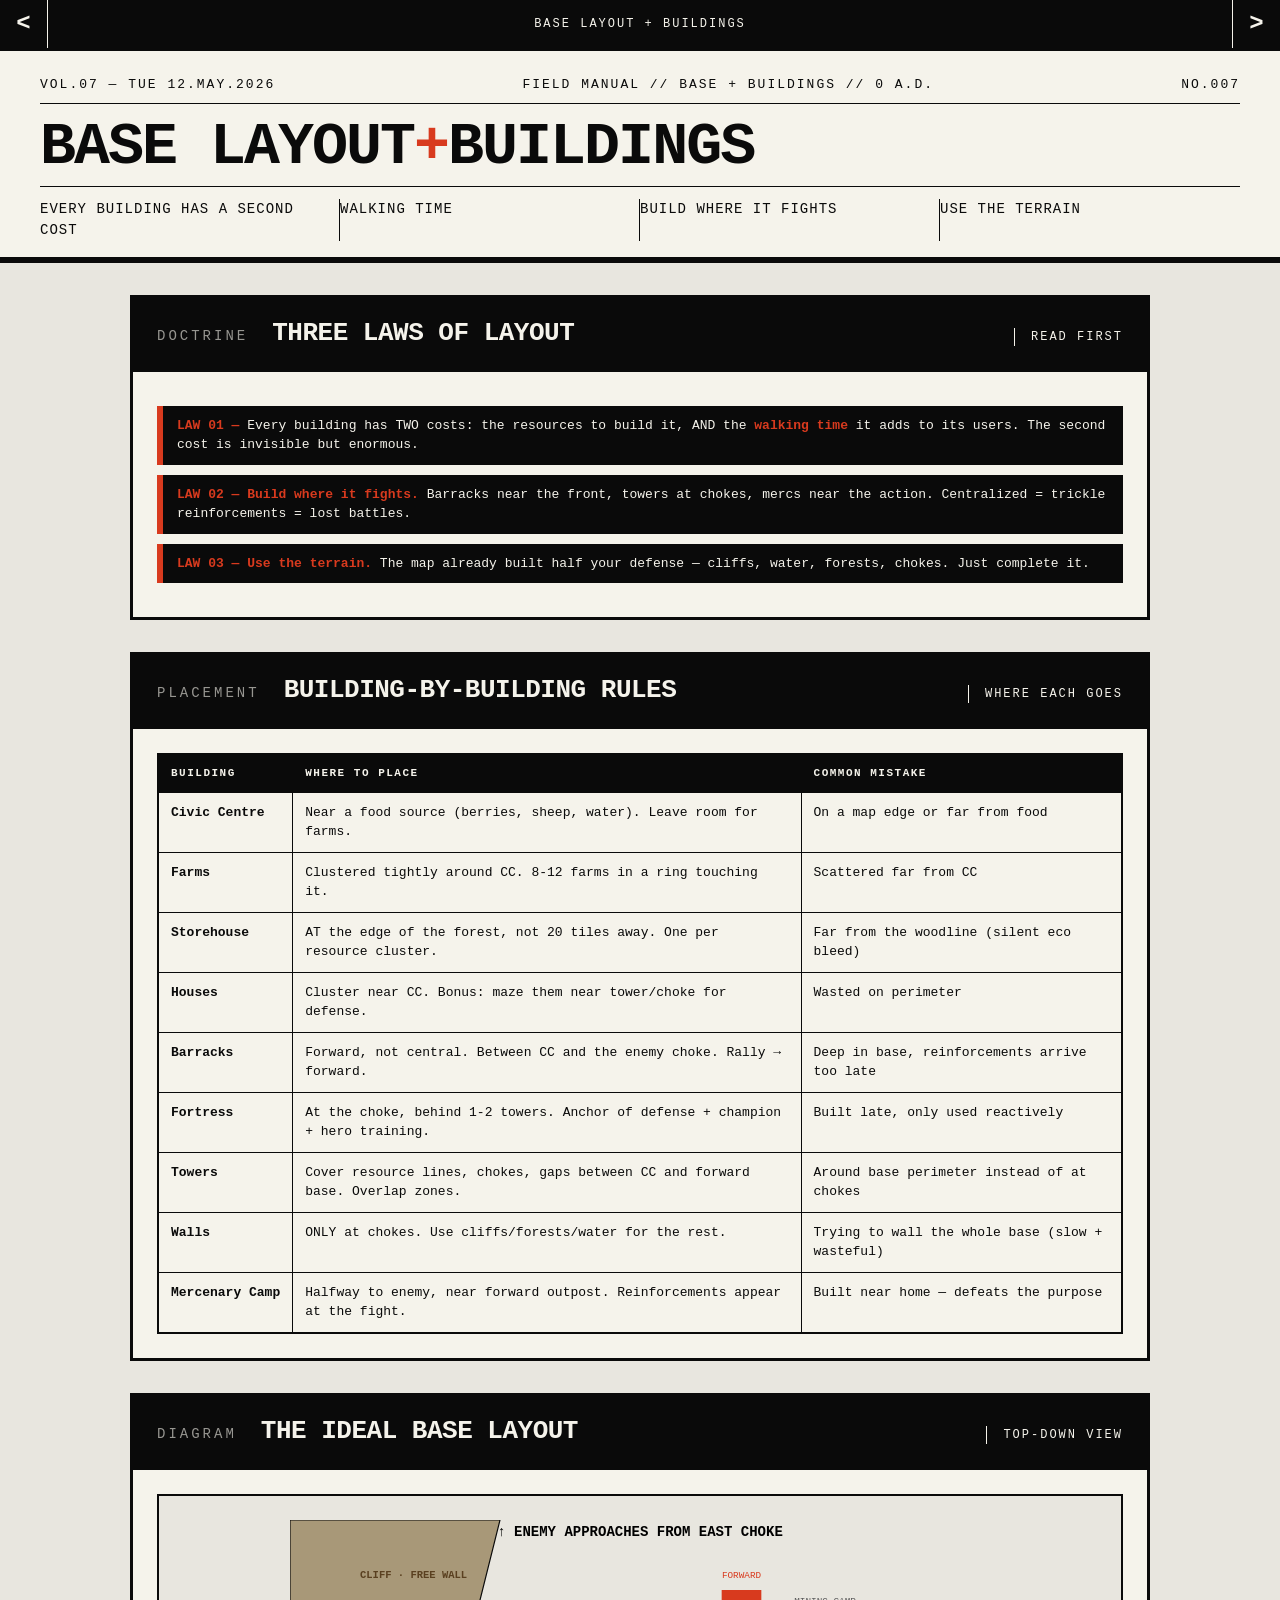
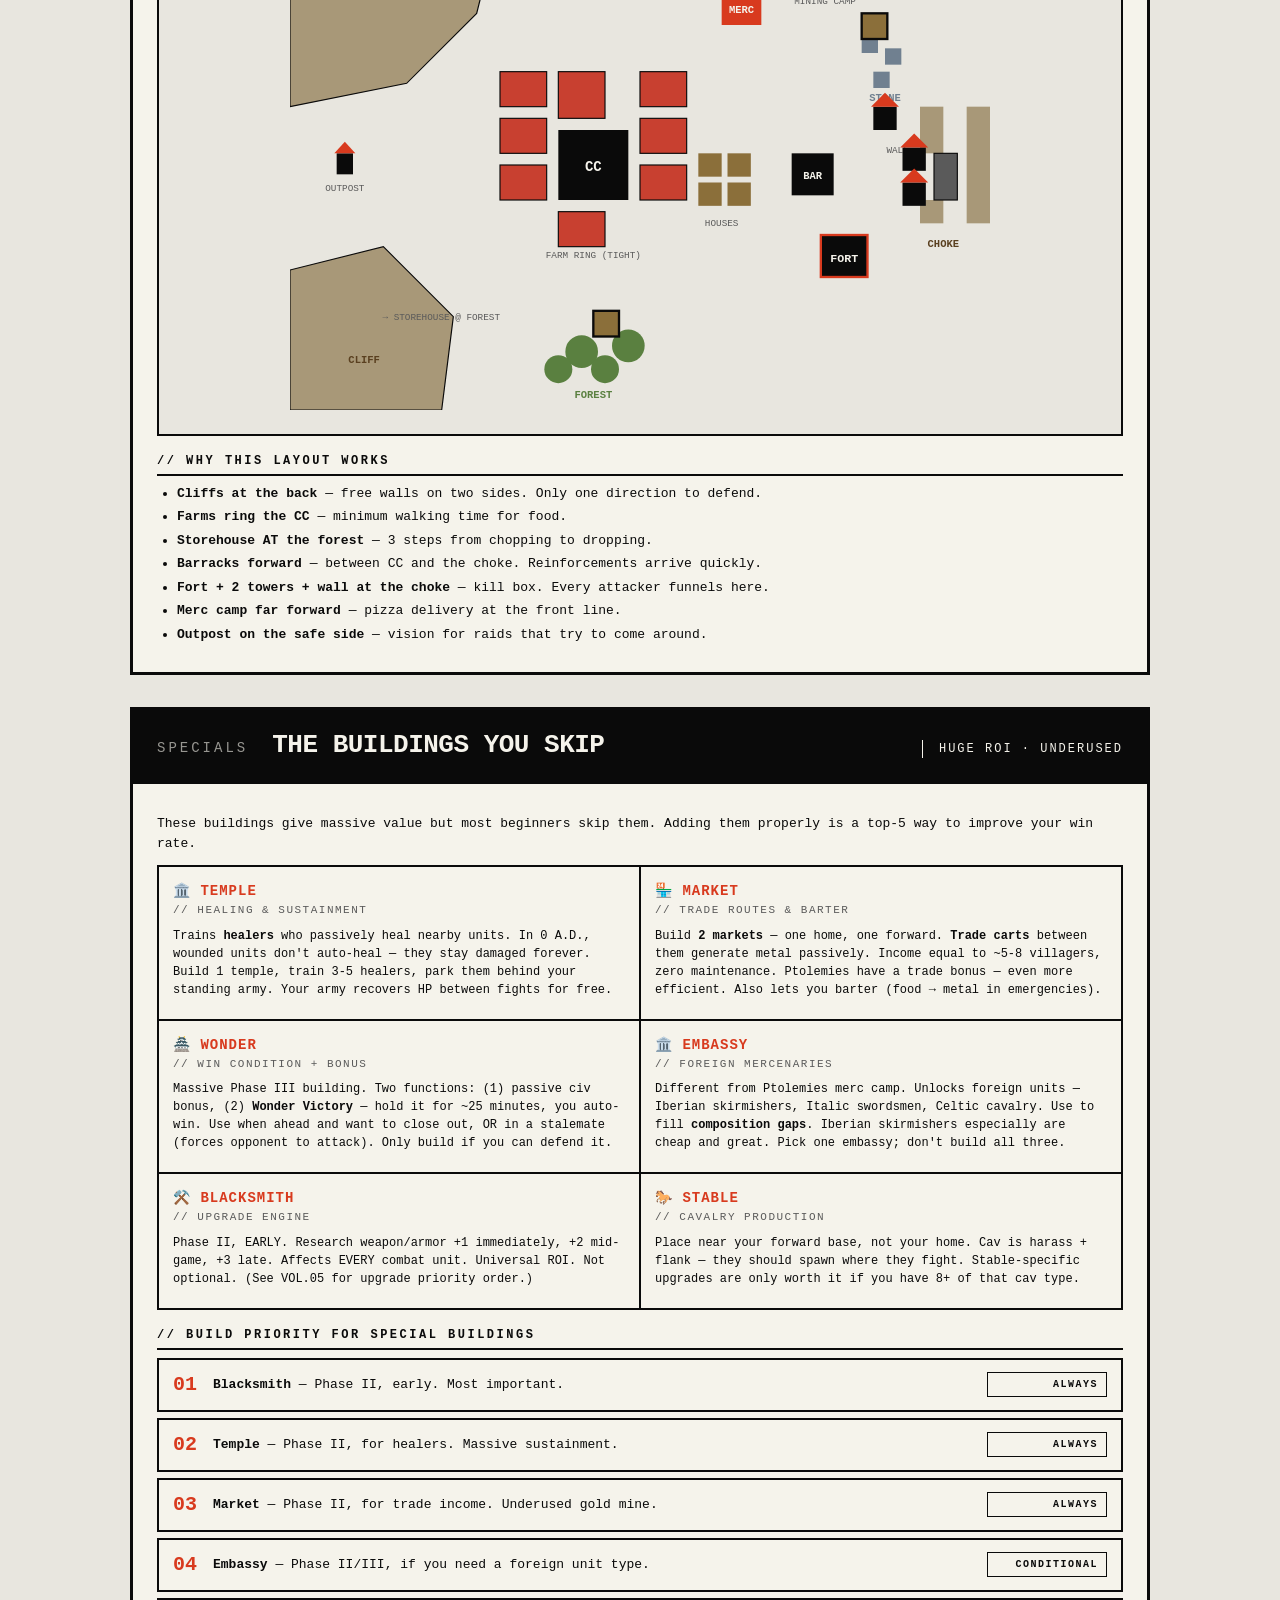
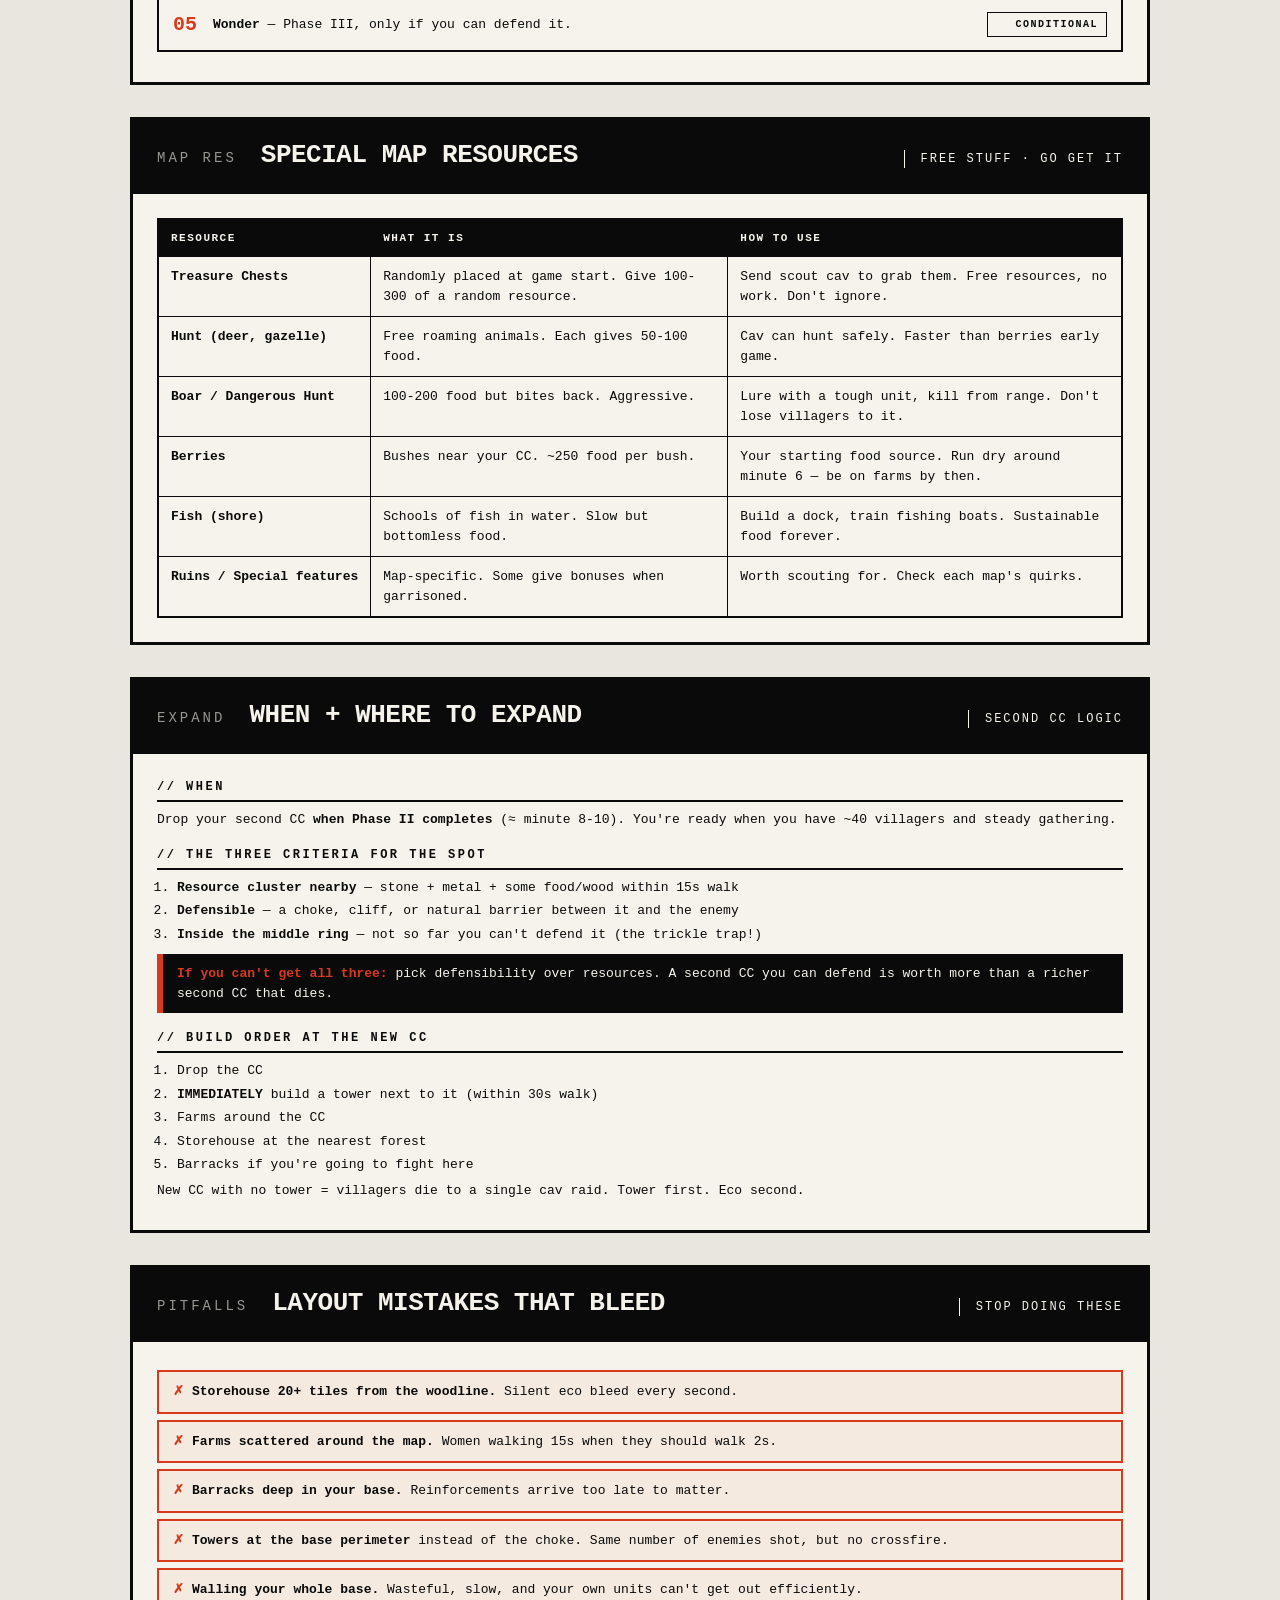
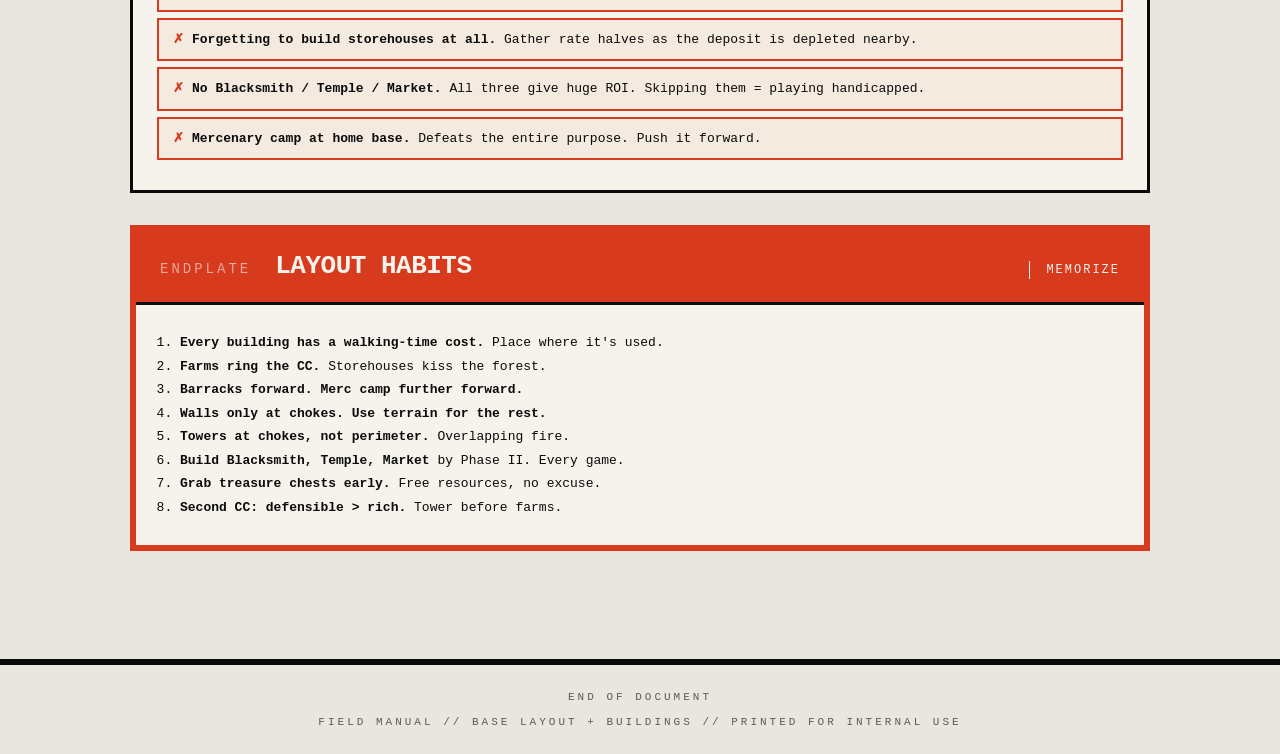
<file: manuals/Base Layout + Buildings.html>
<!DOCTYPE html>
<html lang="en">
<head>
<meta charset="UTF-8">
<title>BASE LAYOUT + BUILDINGS // 0 A.D.</title>
<style>
  :root {
    --bg: #e8e6df;
    --ink: #0a0a0a;
    --paper: #f5f3eb;
    --accent: #d83a1e;
    --blue: #2050a0;
    --green: #2a7040;
    --food: #c84030;
    --wood: #5a8040;
    --stone: #708090;
    --metal: #b88030;
    --water: #4080b0;
    --mute: #5a5a5a;
  }
  * { box-sizing: border-box; margin: 0; padding: 0; }
  html, body { background: var(--bg); color: var(--ink); }
  body {
    font-family: "JetBrains Mono", "SF Mono", "Menlo", "Consolas", monospace;
    line-height: 1.5;
  }

  .masthead {
    border-bottom: 6px solid var(--ink);
    padding: 24px 40px 16px;
    background: var(--paper);
  }
  .nameplate {
    font-size: 13px; letter-spacing: 2px; text-transform: uppercase;
    display: flex; justify-content: space-between;
    border-bottom: 1px solid var(--ink); padding-bottom: 8px; margin-bottom: 16px;
  }
  .masthead h1 {
    font-size: 60px; font-weight: 900; letter-spacing: -2px; line-height: 0.9;
    text-transform: uppercase;
  }
  .masthead h1 .slash { color: var(--accent); }
  .masthead .tagline {
    margin-top: 12px;
    font-size: 14px; text-transform: uppercase; letter-spacing: 1px;
    border-top: 1px solid var(--ink); padding-top: 12px;
    display: grid; grid-template-columns: repeat(4, 1fr);
  }
  .masthead .tagline span { border-right: 1px solid var(--ink); padding-right: 12px; }
  .masthead .tagline span:last-child { border-right: 0; }

  main { padding: 0 40px 60px; max-width: 1100px; margin: 0 auto; }

  .block {
    border: 3px solid var(--ink);
    margin-top: 32px;
    background: var(--paper);
  }
  .block-header {
    background: var(--ink); color: var(--paper);
    padding: 16px 24px;
    display: flex; justify-content: space-between; align-items: baseline;
    border-bottom: 3px solid var(--ink);
  }
  .block-header .num { font-size: 14px; letter-spacing: 3px; opacity: 0.6; }
  .block-header .title {
    font-size: 26px; font-weight: 900; letter-spacing: -0.5px;
    text-transform: uppercase; flex: 1; padding: 0 24px;
  }
  .block-header .tag {
    font-size: 12px; letter-spacing: 2px;
    border-left: 1px solid var(--paper); padding-left: 16px;
  }
  .block-body { padding: 24px; }

  .body-split { display: grid; grid-template-columns: 1fr 1fr; gap: 0; }
  .diagram-pane { border-right: 3px solid var(--ink); padding: 24px; background: var(--bg); display: flex; align-items: center; justify-content: center; }
  .diagram-pane svg { width: 100%; max-width: 480px; height: auto; }
  .text-pane { padding: 24px; }

  h3.sub {
    font-size: 12px; letter-spacing: 2.5px; text-transform: uppercase;
    border-bottom: 2px solid var(--ink); padding-bottom: 4px; margin: 16px 0 8px;
    font-weight: 700;
  }
  h3.sub:first-child { margin-top: 0; }

  p { font-size: 13px; margin: 6px 0; }
  ul, ol { padding-left: 20px; font-size: 13px; }
  li { margin: 4px 0; }
  b { font-weight: 700; }

  .rule-line {
    background: var(--ink); color: var(--paper);
    padding: 10px 14px; margin: 10px 0;
    border-left: 6px solid var(--accent);
    font-size: 13px;
  }
  .rule-line b { color: var(--accent); }

  table { width: 100%; border-collapse: collapse; font-size: 13px; border: 2px solid var(--ink); }
  th, td { padding: 10px 12px; text-align: left; border: 1px solid var(--ink); vertical-align: top; }
  th { background: var(--ink); color: var(--paper); text-transform: uppercase; letter-spacing: 1.5px; font-size: 11px; }
  td.bldg { font-weight: 700; white-space: nowrap; }

  /* BUILDING CARD GRID */
  .b-grid { display: grid; grid-template-columns: repeat(2, 1fr); gap: 0; border-top: 2px solid var(--ink); border-left: 2px solid var(--ink); margin: 12px 0; }
  .b-card { border-right: 2px solid var(--ink); border-bottom: 2px solid var(--ink); padding: 14px; }
  .b-card .bname { font-size: 14px; font-weight: 900; text-transform: uppercase; letter-spacing: 1px; color: var(--accent); }
  .b-card .brole { font-size: 11px; color: var(--mute); text-transform: uppercase; letter-spacing: 1.5px; margin-bottom: 8px; }
  .b-card p { font-size: 12px; }

  /* MISTAKE LIST */
  .mistakes { padding: 0; list-style: none; }
  .mistakes li {
    border: 2px solid var(--accent);
    background: rgba(216,58,30,0.05);
    margin-bottom: 6px;
    padding: 10px 14px;
    font-size: 13px;
  }
  .mistakes li::before {
    content: "✗";
    color: var(--accent);
    font-weight: 700;
    margin-right: 8px;
  }

  /* PRIORITY LIST */
  .priority {
    list-style: none; padding: 0;
  }
  .priority li {
    display: grid; grid-template-columns: 40px 1fr 120px; align-items: center;
    border: 2px solid var(--ink);
    margin-bottom: 6px;
    padding: 10px 14px;
    font-size: 13px;
    background: var(--paper);
  }
  .priority .pnum { font-size: 20px; font-weight: 900; color: var(--accent); }
  .priority .ptag { font-size: 10px; letter-spacing: 1.5px; text-transform: uppercase; text-align: right; font-weight: 700; padding: 4px 8px; border: 1px solid var(--ink); }

  .footer {
    margin-top: 48px;
    border-top: 6px solid var(--ink);
    padding: 24px 40px;
    text-align: center;
    font-size: 11px; letter-spacing: 3px; text-transform: uppercase; color: var(--mute);
  }

  @media (max-width: 800px) {
    .body-split, .b-grid { grid-template-columns: 1fr; }
    .diagram-pane { border-right: 0; border-bottom: 3px solid var(--ink); }
  }

  /* VOLUME NAV */
  .volume-nav {
    display: grid;
    grid-template-columns: 48px minmax(0, 1fr) 48px;
    align-items: center;
    gap: 0;
    background: var(--ink);
    color: var(--paper);
    border-bottom: 3px solid var(--ink);
  }
  .volume-nav a {
    color: inherit;
    text-decoration: none;
  }
  .volume-arrow {
    display: grid;
    place-items: center;
    min-height: 48px;
    border-right: 1px solid var(--paper);
    font-size: 24px;
    font-weight: 900;
  }
  .volume-arrow.next {
    border-right: 0;
    border-left: 1px solid var(--paper);
  }
  .volume-title {
    min-width: 0;
    padding: 12px 16px;
    text-align: center;
    font-size: 12px;
    letter-spacing: 2px;
    text-transform: uppercase;
    white-space: nowrap;
    overflow: hidden;
    text-overflow: ellipsis;
  }
  .volume-arrow:hover,
  .volume-arrow:focus-visible {
    background: var(--accent);
    outline: 0;
  }

</style>
</head>
<body>
<nav class="volume-nav" aria-label="Volume navigation">
  <a class="volume-arrow prev" href="Map%20Reading.html" aria-label="Previous volume">&lt;</a>
  <div class="volume-title">Base Layout + Buildings</div>
  <a class="volume-arrow next" href="Army%20Counter%20Guide.html" aria-label="Next volume">&gt;</a>
</nav>

<header class="masthead">
  <div class="nameplate">
    <span>VOL.07 — TUE 12.MAY.2026</span>
    <span>FIELD MANUAL // BASE + BUILDINGS // 0 A.D.</span>
    <span>NO.007</span>
  </div>
  <h1>BASE LAYOUT<span class="slash">+</span>BUILDINGS</h1>
  <div class="tagline">
    <span>EVERY BUILDING HAS A SECOND COST</span>
    <span>WALKING TIME</span>
    <span>BUILD WHERE IT FIGHTS</span>
    <span>USE THE TERRAIN</span>
  </div>
</header>

<main>

<!-- DOCTRINE -->
<section class="block">
  <div class="block-header">
    <span class="num">DOCTRINE</span>
    <span class="title">Three Laws of Layout</span>
    <span class="tag">READ FIRST</span>
  </div>
  <div class="block-body">
    <div class="rule-line"><b>LAW 01 —</b> Every building has TWO costs: the resources to build it, AND the <b>walking time</b> it adds to its users. The second cost is invisible but enormous.</div>
    <div class="rule-line"><b>LAW 02 —</b> <b>Build where it fights.</b> Barracks near the front, towers at chokes, mercs near the action. Centralized = trickle reinforcements = lost battles.</div>
    <div class="rule-line"><b>LAW 03 —</b> <b>Use the terrain.</b> The map already built half your defense — cliffs, water, forests, chokes. Just complete it.</div>
  </div>
</section>

<!-- BUILDING-BY-BUILDING -->
<section class="block">
  <div class="block-header">
    <span class="num">PLACEMENT</span>
    <span class="title">Building-by-Building Rules</span>
    <span class="tag">WHERE EACH GOES</span>
  </div>
  <div class="block-body">
    <table>
      <thead>
        <tr><th>Building</th><th>Where to place</th><th>Common mistake</th></tr>
      </thead>
      <tbody>
        <tr><td class="bldg">Civic Centre</td><td>Near a food source (berries, sheep, water). Leave room for farms.</td><td>On a map edge or far from food</td></tr>
        <tr><td class="bldg">Farms</td><td>Clustered tightly around CC. 8-12 farms in a ring touching it.</td><td>Scattered far from CC</td></tr>
        <tr><td class="bldg">Storehouse</td><td>AT the edge of the forest, not 20 tiles away. One per resource cluster.</td><td>Far from the woodline (silent eco bleed)</td></tr>
        <tr><td class="bldg">Houses</td><td>Cluster near CC. Bonus: maze them near tower/choke for defense.</td><td>Wasted on perimeter</td></tr>
        <tr><td class="bldg">Barracks</td><td>Forward, not central. Between CC and the enemy choke. Rally → forward.</td><td>Deep in base, reinforcements arrive too late</td></tr>
        <tr><td class="bldg">Fortress</td><td>At the choke, behind 1-2 towers. Anchor of defense + champion + hero training.</td><td>Built late, only used reactively</td></tr>
        <tr><td class="bldg">Towers</td><td>Cover resource lines, chokes, gaps between CC and forward base. Overlap zones.</td><td>Around base perimeter instead of at chokes</td></tr>
        <tr><td class="bldg">Walls</td><td>ONLY at chokes. Use cliffs/forests/water for the rest.</td><td>Trying to wall the whole base (slow + wasteful)</td></tr>
        <tr><td class="bldg">Mercenary Camp</td><td>Halfway to enemy, near forward outpost. Reinforcements appear at the fight.</td><td>Built near home — defeats the purpose</td></tr>
      </tbody>
    </table>
  </div>
</section>

<!-- IDEAL BASE LAYOUT -->
<section class="block">
  <div class="block-header">
    <span class="num">DIAGRAM</span>
    <span class="title">The Ideal Base Layout</span>
    <span class="tag">TOP-DOWN VIEW</span>
  </div>
  <div class="block-body">
    <div style="background: var(--bg); padding: 24px; border: 2px solid var(--ink); display: flex; justify-content: center;">
      <svg viewBox="0 0 600 420" style="width: 100%; max-width: 700px; height: auto;">
        <!-- Cliffs (top-left and bottom-left) -->
        <polygon points="0,0 180,0 160,80 100,140 0,160" fill="#a89878" stroke="#0a0a0a" stroke-width="1"/>
        <polygon points="0,420 0,300 80,280 140,340 130,420" fill="#a89878" stroke="#0a0a0a" stroke-width="1"/>
        <text x="60" y="50" font-family="monospace" font-size="9" fill="#5a4020" font-weight="bold">CLIFF · FREE WALL</text>
        <text x="50" y="380" font-family="monospace" font-size="9" fill="#5a4020" font-weight="bold">CLIFF</text>

        <!-- Forest on south -->
        <g fill="#5a8040">
          <circle cx="250" cy="370" r="14"/>
          <circle cx="270" cy="385" r="12"/>
          <circle cx="230" cy="385" r="12"/>
          <circle cx="290" cy="365" r="14"/>
        </g>
        <text x="260" y="410" font-family="monospace" font-size="9" fill="#5a8040" font-weight="bold" text-anchor="middle">FOREST</text>

        <!-- Stone deposit east -->
        <g fill="#708090">
          <rect x="490" y="100" width="14" height="14"/>
          <rect x="510" y="110" width="14" height="14"/>
          <rect x="500" y="130" width="14" height="14"/>
        </g>
        <text x="510" y="155" font-family="monospace" font-size="9" fill="#708090" font-weight="bold" text-anchor="middle">STONE</text>

        <!-- CC -->
        <rect x="230" y="180" width="60" height="60" fill="#0a0a0a"/>
        <text x="260" y="215" font-family="monospace" font-size="12" fill="#f5f3eb" text-anchor="middle" font-weight="bold">CC</text>

        <!-- Farms around CC -->
        <g fill="#c84030" stroke="#0a0a0a" stroke-width="1">
          <rect x="180" y="170" width="40" height="30"/>
          <rect x="180" y="210" width="40" height="30"/>
          <rect x="300" y="170" width="40" height="30"/>
          <rect x="300" y="210" width="40" height="30"/>
          <rect x="230" y="130" width="40" height="40"/>
          <rect x="230" y="250" width="40" height="30"/>
          <rect x="180" y="130" width="40" height="30"/>
          <rect x="300" y="130" width="40" height="30"/>
        </g>
        <text x="260" y="290" font-family="monospace" font-size="8" fill="#5a5a5a" text-anchor="middle">FARM RING (TIGHT)</text>

        <!-- Houses cluster -->
        <g fill="#8b6f3a">
          <rect x="350" y="200" width="20" height="20"/>
          <rect x="375" y="200" width="20" height="20"/>
          <rect x="350" y="225" width="20" height="20"/>
          <rect x="375" y="225" width="20" height="20"/>
        </g>
        <text x="370" y="262" font-family="monospace" font-size="8" fill="#5a5a5a" text-anchor="middle">HOUSES</text>

        <!-- Storehouse at forest -->
        <rect x="260" y="335" width="22" height="22" fill="#8b6f3a" stroke="#0a0a0a" stroke-width="2"/>
        <text x="180" y="343" font-family="monospace" font-size="8" fill="#5a5a5a" text-anchor="end">→ STOREHOUSE @ FOREST</text>

        <!-- Mining camp at stone -->
        <rect x="490" y="80" width="22" height="22" fill="#8b6f3a" stroke="#0a0a0a" stroke-width="2"/>
        <text x="485" y="72" font-family="monospace" font-size="8" fill="#5a5a5a" text-anchor="end">MINING CAMP</text>

        <!-- Barracks forward -->
        <rect x="430" y="200" width="36" height="36" fill="#0a0a0a"/>
        <text x="448" y="222" font-family="monospace" font-size="9" fill="#f5f3eb" text-anchor="middle" font-weight="bold">BAR</text>

        <!-- Tower 1 (resource line) -->
        <rect x="500" y="160" width="20" height="20" fill="#0a0a0a"/>
        <polygon points="498,160 522,160 510,148" fill="#d83a1e"/>

        <!-- Choke point east -->
        <rect x="580" y="160" width="20" height="100" fill="#a89878"/>
        <rect x="540" y="160" width="20" height="40" fill="#a89878"/>
        <rect x="540" y="240" width="20" height="20" fill="#a89878"/>
        <text x="560" y="280" font-family="monospace" font-size="9" fill="#5a4020" font-weight="bold" text-anchor="middle">CHOKE</text>

        <!-- Wall at choke -->
        <rect x="552" y="200" width="20" height="40" fill="#5a5a5a" stroke="#0a0a0a" stroke-width="1"/>
        <text x="540" y="200" font-family="monospace" font-size="8" fill="#5a5a5a" text-anchor="end">WALL ↓</text>

        <!-- Tower at choke -->
        <rect x="525" y="195" width="20" height="20" fill="#0a0a0a"/>
        <polygon points="523,195 547,195 535,183" fill="#d83a1e"/>
        <rect x="525" y="225" width="20" height="20" fill="#0a0a0a"/>
        <polygon points="523,225 547,225 535,213" fill="#d83a1e"/>

        <!-- Fortress -->
        <rect x="455" y="270" width="40" height="36" fill="#0a0a0a" stroke="#d83a1e" stroke-width="2"/>
        <text x="475" y="293" font-family="monospace" font-size="10" fill="#f5f3eb" text-anchor="middle" font-weight="bold">FORT</text>

        <!-- Merc camp forward -->
        <rect x="370" y="60" width="34" height="30" fill="#d83a1e"/>
        <text x="387" y="80" font-family="monospace" font-size="9" fill="#f5f3eb" text-anchor="middle" font-weight="bold">MERC</text>
        <text x="387" y="50" font-family="monospace" font-size="8" fill="#d83a1e" text-anchor="middle">FORWARD</text>

        <!-- Outposts on hills -->
        <g>
          <rect x="40" y="200" width="14" height="18" fill="#0a0a0a"/>
          <polygon points="38,200 56,200 47,190" fill="#d83a1e"/>
          <text x="47" y="232" font-family="monospace" font-size="8" fill="#5a5a5a" text-anchor="middle">OUTPOST</text>
        </g>

        <!-- Compass / Labels -->
        <text x="300" y="14" font-family="monospace" font-size="12" font-weight="bold" text-anchor="middle">↑ ENEMY APPROACHES FROM EAST CHOKE</text>
      </svg>
    </div>
    <div style="margin-top: 16px;">
      <h3 class="sub">// Why this layout works</h3>
      <ul>
        <li><b>Cliffs at the back</b> — free walls on two sides. Only one direction to defend.</li>
        <li><b>Farms ring the CC</b> — minimum walking time for food.</li>
        <li><b>Storehouse AT the forest</b> — 3 steps from chopping to dropping.</li>
        <li><b>Barracks forward</b> — between CC and the choke. Reinforcements arrive quickly.</li>
        <li><b>Fort + 2 towers + wall at the choke</b> — kill box. Every attacker funnels here.</li>
        <li><b>Merc camp far forward</b> — pizza delivery at the front line.</li>
        <li><b>Outpost on the safe side</b> — vision for raids that try to come around.</li>
      </ul>
    </div>
  </div>
</section>

<!-- SPECIAL BUILDINGS -->
<section class="block">
  <div class="block-header">
    <span class="num">SPECIALS</span>
    <span class="title">The Buildings You Skip</span>
    <span class="tag">HUGE ROI · UNDERUSED</span>
  </div>
  <div class="block-body">
    <p>These buildings give massive value but most beginners skip them. Adding them properly is a top-5 way to improve your win rate.</p>

    <div class="b-grid">
      <div class="b-card">
        <div class="bname">🏛️ Temple</div>
        <div class="brole">// Healing &amp; sustainment</div>
        <p>Trains <b>healers</b> who passively heal nearby units. In 0 A.D., wounded units don't auto-heal — they stay damaged forever. Build 1 temple, train 3-5 healers, park them behind your standing army. Your army recovers HP between fights for free.</p>
      </div>

      <div class="b-card">
        <div class="bname">🏪 Market</div>
        <div class="brole">// Trade routes &amp; barter</div>
        <p>Build <b>2 markets</b> — one home, one forward. <b>Trade carts</b> between them generate metal passively. Income equal to ~5-8 villagers, zero maintenance. Ptolemies have a trade bonus — even more efficient. Also lets you barter (food → metal in emergencies).</p>
      </div>

      <div class="b-card">
        <div class="bname">🏯 Wonder</div>
        <div class="brole">// Win condition + bonus</div>
        <p>Massive Phase III building. Two functions: (1) passive civ bonus, (2) <b>Wonder Victory</b> — hold it for ~25 minutes, you auto-win. Use when ahead and want to close out, OR in a stalemate (forces opponent to attack). Only build if you can defend it.</p>
      </div>

      <div class="b-card">
        <div class="bname">🏛️ Embassy</div>
        <div class="brole">// Foreign mercenaries</div>
        <p>Different from Ptolemies merc camp. Unlocks foreign units — Iberian skirmishers, Italic swordsmen, Celtic cavalry. Use to fill <b>composition gaps</b>. Iberian skirmishers especially are cheap and great. Pick one embassy; don't build all three.</p>
      </div>

      <div class="b-card">
        <div class="bname">⚒️ Blacksmith</div>
        <div class="brole">// Upgrade engine</div>
        <p>Phase II, EARLY. Research weapon/armor +1 immediately, +2 mid-game, +3 late. Affects EVERY combat unit. Universal ROI. Not optional. (See VOL.05 for upgrade priority order.)</p>
      </div>

      <div class="b-card">
        <div class="bname">🐎 Stable</div>
        <div class="brole">// Cavalry production</div>
        <p>Place near your forward base, not your home. Cav is harass + flank — they should spawn where they fight. Stable-specific upgrades are only worth it if you have 8+ of that cav type.</p>
      </div>
    </div>

    <h3 class="sub">// Build priority for special buildings</h3>
    <ol class="priority">
      <li><span class="pnum">01</span><span><b>Blacksmith</b> — Phase II, early. Most important.</span><span class="ptag">ALWAYS</span></li>
      <li><span class="pnum">02</span><span><b>Temple</b> — Phase II, for healers. Massive sustainment.</span><span class="ptag">ALWAYS</span></li>
      <li><span class="pnum">03</span><span><b>Market</b> — Phase II, for trade income. Underused gold mine.</span><span class="ptag">ALWAYS</span></li>
      <li><span class="pnum">04</span><span><b>Embassy</b> — Phase II/III, if you need a foreign unit type.</span><span class="ptag">CONDITIONAL</span></li>
      <li><span class="pnum">05</span><span><b>Wonder</b> — Phase III, only if you can defend it.</span><span class="ptag">CONDITIONAL</span></li>
    </ol>
  </div>
</section>

<!-- MAP RESOURCES -->
<section class="block">
  <div class="block-header">
    <span class="num">MAP RES</span>
    <span class="title">Special Map Resources</span>
    <span class="tag">FREE STUFF · GO GET IT</span>
  </div>
  <div class="block-body">
    <table>
      <thead><tr><th>Resource</th><th>What it is</th><th>How to use</th></tr></thead>
      <tbody>
        <tr><td class="bldg">Treasure Chests</td><td>Randomly placed at game start. Give 100-300 of a random resource.</td><td>Send scout cav to grab them. Free resources, no work. Don't ignore.</td></tr>
        <tr><td class="bldg">Hunt (deer, gazelle)</td><td>Free roaming animals. Each gives 50-100 food.</td><td>Cav can hunt safely. Faster than berries early game.</td></tr>
        <tr><td class="bldg">Boar / Dangerous Hunt</td><td>100-200 food but bites back. Aggressive.</td><td>Lure with a tough unit, kill from range. Don't lose villagers to it.</td></tr>
        <tr><td class="bldg">Berries</td><td>Bushes near your CC. ~250 food per bush.</td><td>Your starting food source. Run dry around minute 6 — be on farms by then.</td></tr>
        <tr><td class="bldg">Fish (shore)</td><td>Schools of fish in water. Slow but bottomless food.</td><td>Build a dock, train fishing boats. Sustainable food forever.</td></tr>
        <tr><td class="bldg">Ruins / Special features</td><td>Map-specific. Some give bonuses when garrisoned.</td><td>Worth scouting for. Check each map's quirks.</td></tr>
      </tbody>
    </table>
  </div>
</section>

<!-- EXPANSION -->
<section class="block">
  <div class="block-header">
    <span class="num">EXPAND</span>
    <span class="title">When + Where to Expand</span>
    <span class="tag">SECOND CC LOGIC</span>
  </div>
  <div class="block-body">
    <h3 class="sub">// When</h3>
    <p>Drop your second CC <b>when Phase II completes</b> (≈ minute 8-10). You're ready when you have ~40 villagers and steady gathering.</p>

    <h3 class="sub">// The three criteria for the spot</h3>
    <ol>
      <li><b>Resource cluster nearby</b> — stone + metal + some food/wood within 15s walk</li>
      <li><b>Defensible</b> — a choke, cliff, or natural barrier between it and the enemy</li>
      <li><b>Inside the middle ring</b> — not so far you can't defend it (the trickle trap!)</li>
    </ol>

    <div class="rule-line"><b>If you can't get all three:</b> pick defensibility over resources. A second CC you can defend is worth more than a richer second CC that dies.</div>

    <h3 class="sub">// Build order at the new CC</h3>
    <ol>
      <li>Drop the CC</li>
      <li><b>IMMEDIATELY</b> build a tower next to it (within 30s walk)</li>
      <li>Farms around the CC</li>
      <li>Storehouse at the nearest forest</li>
      <li>Barracks if you're going to fight here</li>
    </ol>
    <p>New CC with no tower = villagers die to a single cav raid. Tower first. Eco second.</p>
  </div>
</section>

<!-- BAD LAYOUT MISTAKES -->
<section class="block">
  <div class="block-header">
    <span class="num">PITFALLS</span>
    <span class="title">Layout Mistakes That Bleed</span>
    <span class="tag">STOP DOING THESE</span>
  </div>
  <div class="block-body">
    <ul class="mistakes">
      <li><b>Storehouse 20+ tiles from the woodline.</b> Silent eco bleed every second.</li>
      <li><b>Farms scattered around the map.</b> Women walking 15s when they should walk 2s.</li>
      <li><b>Barracks deep in your base.</b> Reinforcements arrive too late to matter.</li>
      <li><b>Towers at the base perimeter</b> instead of the choke. Same number of enemies shot, but no crossfire.</li>
      <li><b>Walling your whole base.</b> Wasteful, slow, and your own units can't get out efficiently.</li>
      <li><b>Forgetting to build storehouses at all.</b> Gather rate halves as the deposit is depleted nearby.</li>
      <li><b>No Blacksmith / Temple / Market.</b> All three give huge ROI. Skipping them = playing handicapped.</li>
      <li><b>Mercenary camp at home base.</b> Defeats the entire purpose. Push it forward.</li>
    </ul>
  </div>
</section>

<!-- ENDPLATE -->
<section class="block" style="border-color:var(--accent); border-width:6px">
  <div class="block-header" style="background:var(--accent)">
    <span class="num">ENDPLATE</span>
    <span class="title">Layout Habits</span>
    <span class="tag">MEMORIZE</span>
  </div>
  <div class="block-body">
    <ol>
      <li><b>Every building has a walking-time cost.</b> Place where it's used.</li>
      <li><b>Farms ring the CC.</b> Storehouses kiss the forest.</li>
      <li><b>Barracks forward. Merc camp further forward.</b></li>
      <li><b>Walls only at chokes. Use terrain for the rest.</b></li>
      <li><b>Towers at chokes, not perimeter.</b> Overlapping fire.</li>
      <li><b>Build Blacksmith, Temple, Market</b> by Phase II. Every game.</li>
      <li><b>Grab treasure chests early.</b> Free resources, no excuse.</li>
      <li><b>Second CC: defensible &gt; rich.</b> Tower before farms.</li>
    </ol>
  </div>
</section>

</main>

<footer class="footer">
  <div>END OF DOCUMENT</div>
  <div style="margin-top: 8px;">FIELD MANUAL // BASE LAYOUT + BUILDINGS // PRINTED FOR INTERNAL USE</div>
</footer>

</body>
</html>
</file>
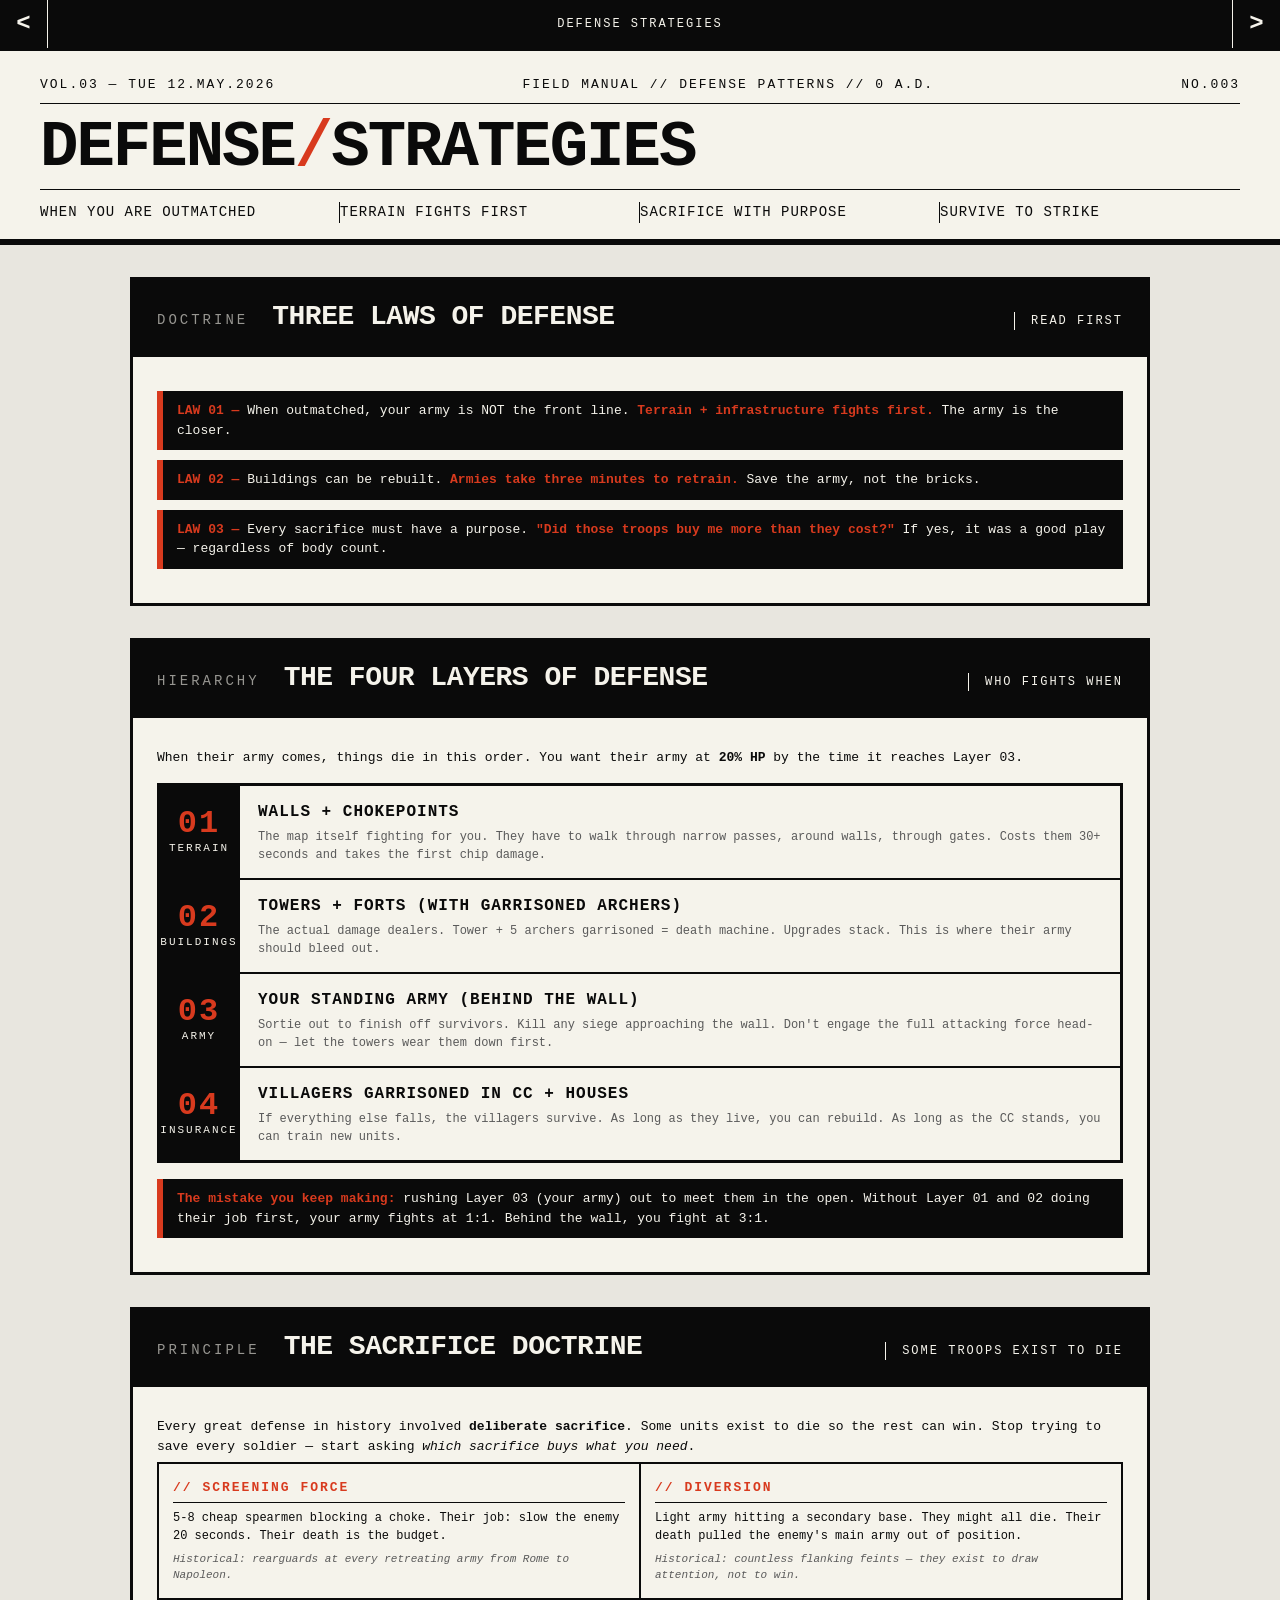
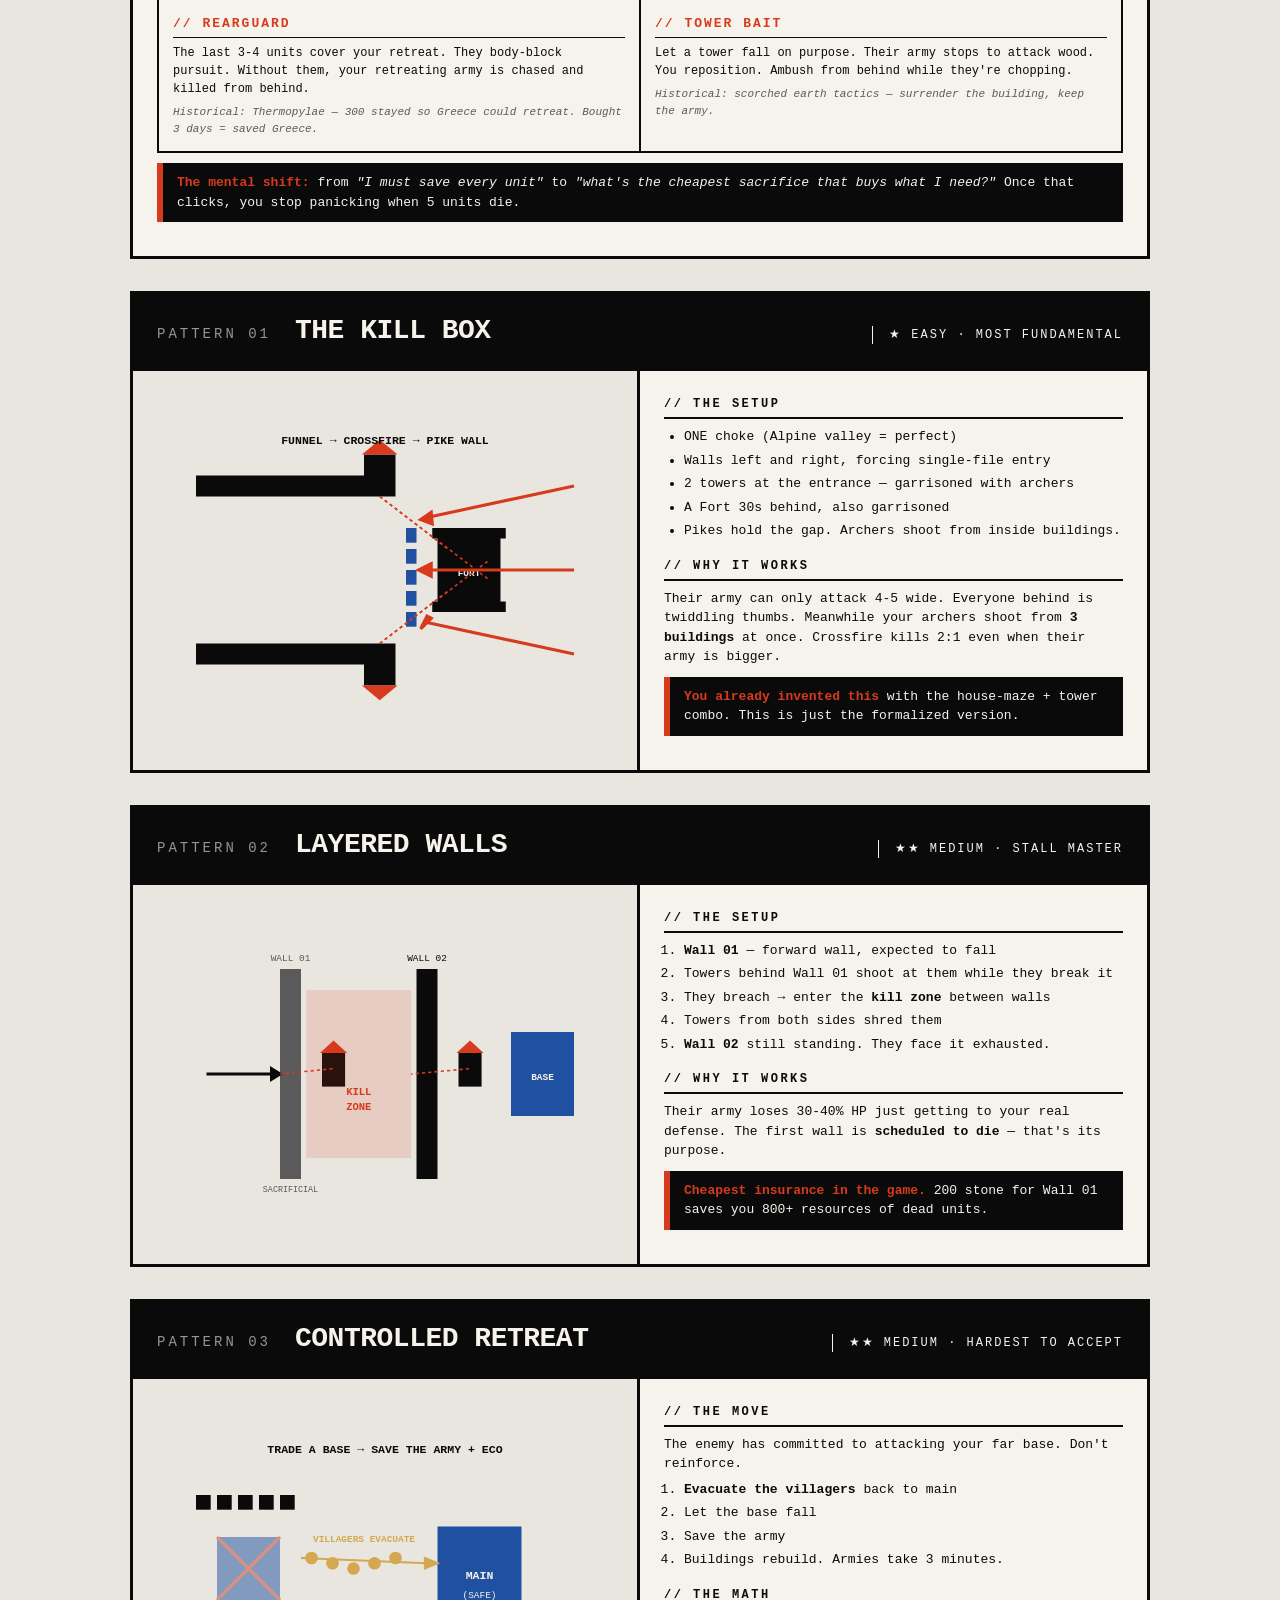
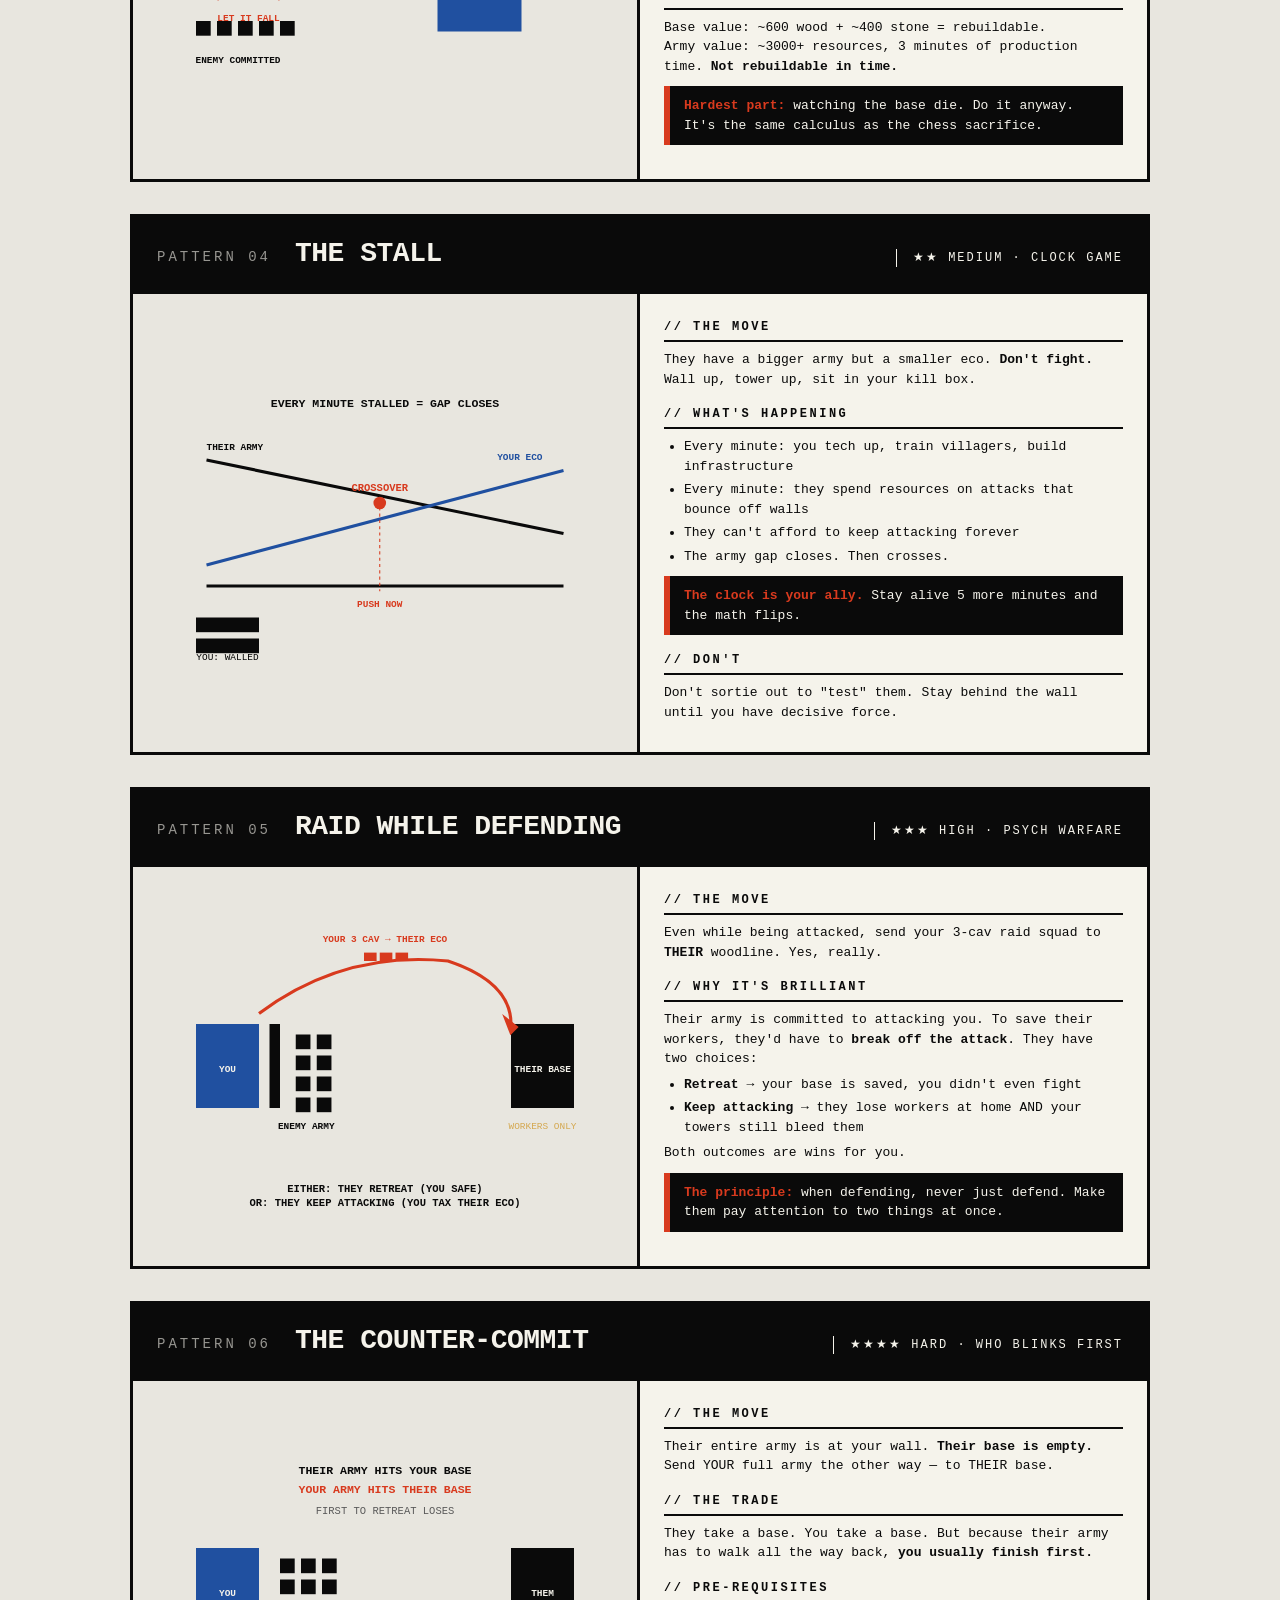
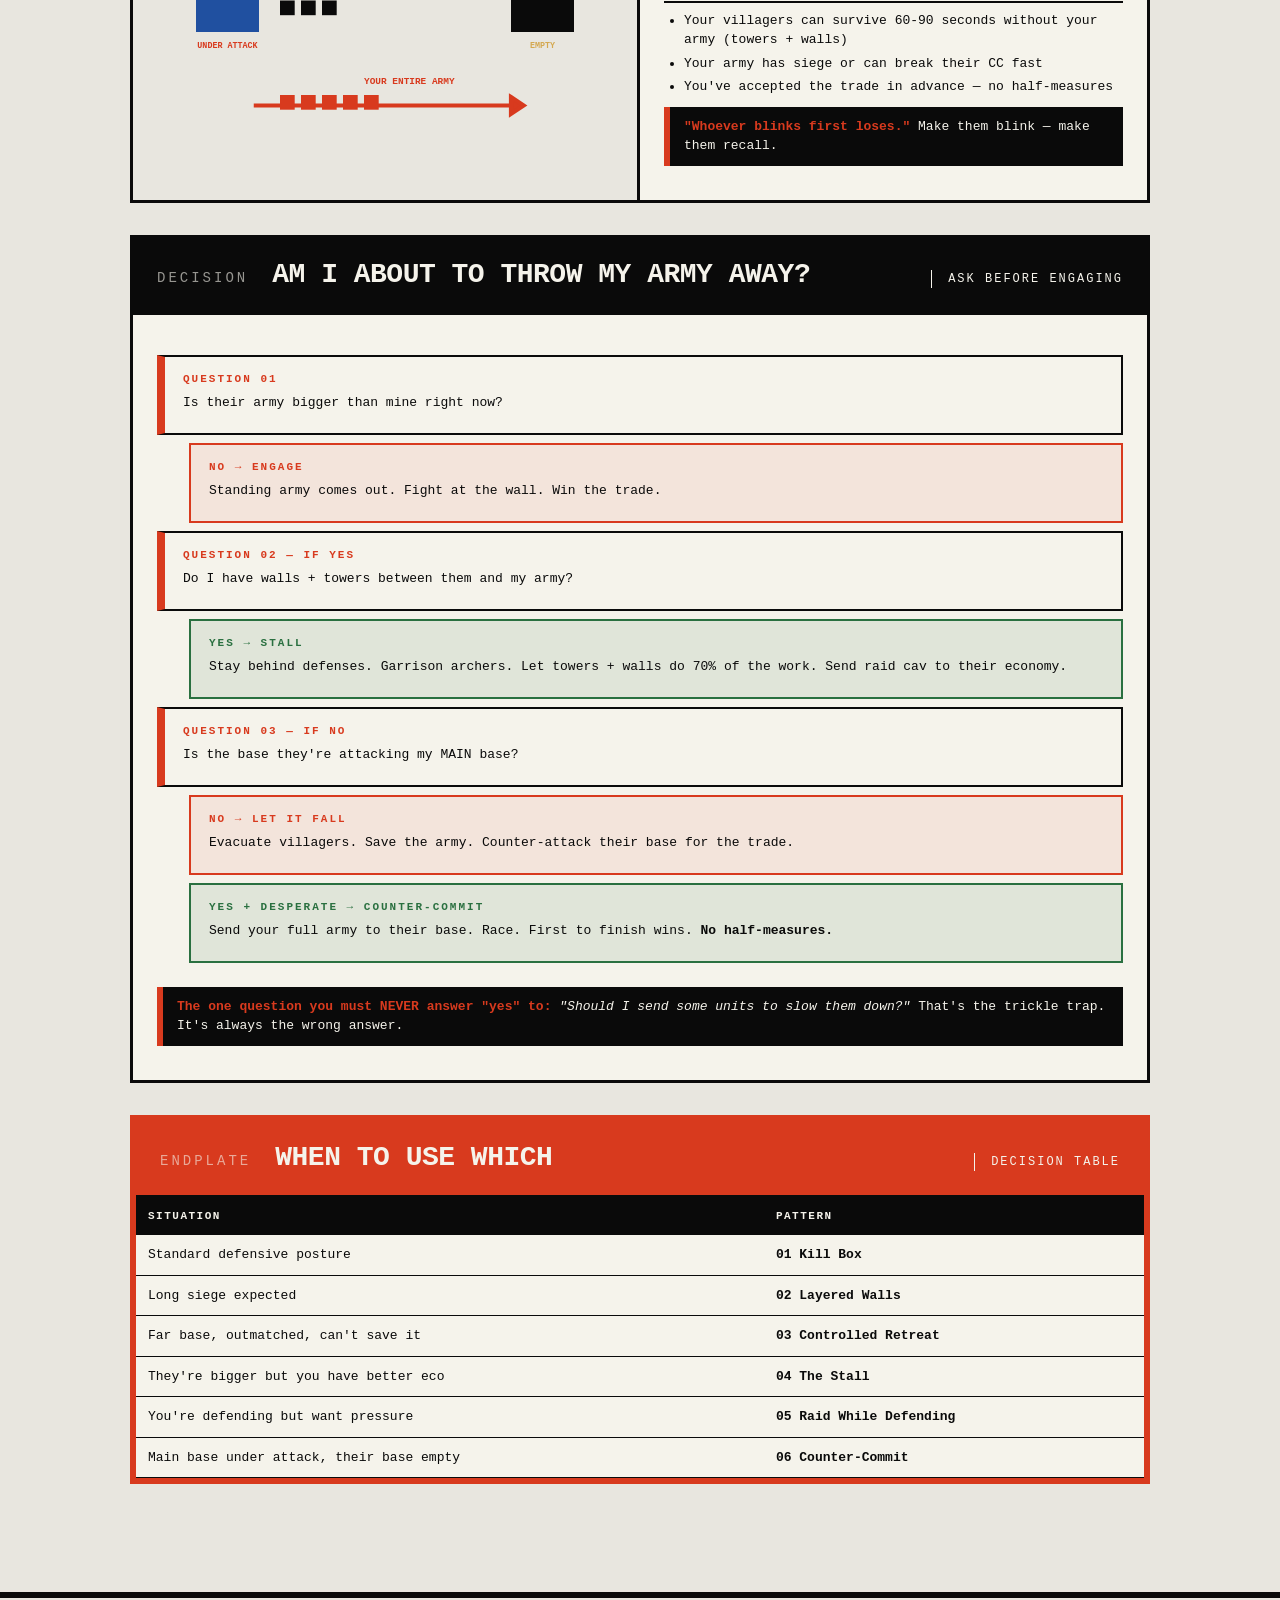
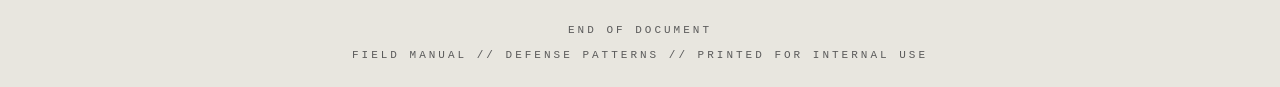
<file: manuals/Defense Strategies.html>
<!DOCTYPE html>
<html lang="en">
<head>
<meta charset="UTF-8">
<title>DEFENSE STRATEGIES // 0 A.D.</title>
<style>
  :root {
    --bg: #e8e6df;
    --ink: #0a0a0a;
    --paper: #f5f3eb;
    --accent: #d83a1e;
    --blue: #2050a0;
    --green: #2a7040;
    --mute: #5a5a5a;
  }
  * { box-sizing: border-box; margin: 0; padding: 0; }
  html, body { background: var(--bg); color: var(--ink); }
  body {
    font-family: "JetBrains Mono", "SF Mono", "Menlo", "Consolas", monospace;
    line-height: 1.5;
  }

  /* MASTHEAD */
  .masthead {
    border-bottom: 6px solid var(--ink);
    padding: 24px 40px 16px;
    background: var(--paper);
  }
  .nameplate {
    font-size: 13px; letter-spacing: 2px; text-transform: uppercase;
    display: flex; justify-content: space-between;
    border-bottom: 1px solid var(--ink); padding-bottom: 8px; margin-bottom: 16px;
  }
  .masthead h1 {
    font-size: 64px; font-weight: 900; letter-spacing: -2px; line-height: 0.9;
    text-transform: uppercase;
  }
  .masthead h1 .slash { color: var(--accent); }
  .masthead .tagline {
    margin-top: 12px;
    font-size: 14px; text-transform: uppercase; letter-spacing: 1px;
    border-top: 1px solid var(--ink); padding-top: 12px;
    display: grid; grid-template-columns: repeat(4, 1fr);
  }
  .masthead .tagline span { border-right: 1px solid var(--ink); padding-right: 12px; }
  .masthead .tagline span:last-child { border-right: 0; }

  main { padding: 0 40px 60px; max-width: 1100px; margin: 0 auto; }

  /* BLOCK */
  .block {
    border: 3px solid var(--ink);
    margin-top: 32px;
    background: var(--paper);
  }
  .block-header {
    background: var(--ink); color: var(--paper);
    padding: 16px 24px;
    display: flex; justify-content: space-between; align-items: baseline;
    border-bottom: 3px solid var(--ink);
  }
  .block-header .num {
    font-size: 14px; letter-spacing: 3px; opacity: 0.6;
  }
  .block-header .title {
    font-size: 28px; font-weight: 900; letter-spacing: -0.5px;
    text-transform: uppercase; flex: 1; padding: 0 24px;
  }
  .block-header .tag {
    font-size: 12px; letter-spacing: 2px;
    border-left: 1px solid var(--paper); padding-left: 16px;
  }

  .body-split {
    display: grid;
    grid-template-columns: 1fr 1fr;
    gap: 0;
  }
  .diagram-pane {
    border-right: 3px solid var(--ink);
    padding: 24px;
    background: var(--bg);
    display: flex; align-items: center; justify-content: center;
  }
  .diagram-pane svg { width: 100%; max-width: 420px; height: auto; }
  .text-pane { padding: 24px; }

  .block-body { padding: 24px; }

  h3.sub {
    font-size: 12px; letter-spacing: 2.5px; text-transform: uppercase;
    border-bottom: 2px solid var(--ink); padding-bottom: 4px; margin: 16px 0 8px;
    font-weight: 700;
  }
  h3.sub:first-child { margin-top: 0; }

  p { font-size: 13px; margin: 6px 0; }
  ul, ol { padding-left: 20px; font-size: 13px; }
  li { margin: 4px 0; }
  b { font-weight: 700; }

  .rule-line {
    background: var(--ink); color: var(--paper);
    padding: 10px 14px; margin: 10px 0;
    border-left: 6px solid var(--accent);
    font-size: 13px;
  }
  .rule-line b { color: var(--accent); }

  /* LAYER DIAGRAM */
  .layer-stack {
    display: grid; grid-template-columns: 1fr; gap: 0;
    border: 3px solid var(--ink);
    margin: 16px 0;
  }
  .layer-row {
    display: grid; grid-template-columns: 80px 1fr;
    border-bottom: 2px solid var(--ink);
    min-height: 70px;
  }
  .layer-row:last-child { border-bottom: 0; }
  .layer-num {
    background: var(--ink); color: var(--paper);
    display: flex; flex-direction: column; align-items: center; justify-content: center;
    border-right: 2px solid var(--ink);
    font-size: 11px; letter-spacing: 2px;
  }
  .layer-num .lnum { font-size: 32px; font-weight: 900; line-height: 1; color: var(--accent); }
  .layer-content { padding: 14px 18px; }
  .layer-content .lname { font-size: 16px; font-weight: 700; text-transform: uppercase; letter-spacing: 1px; }
  .layer-content .ldesc { font-size: 12px; color: var(--mute); margin-top: 4px; }

  /* SACRIFICE GRID */
  .sac-grid {
    display: grid; grid-template-columns: repeat(2, 1fr); gap: 0;
    border-top: 2px solid var(--ink); border-left: 2px solid var(--ink);
  }
  .sac-grid > div {
    border-right: 2px solid var(--ink);
    border-bottom: 2px solid var(--ink);
    padding: 14px;
  }
  .sac-grid h4 {
    font-size: 13px; text-transform: uppercase; letter-spacing: 2px;
    border-bottom: 1px solid var(--ink); padding-bottom: 4px; margin-bottom: 6px;
    color: var(--accent);
  }
  .sac-grid p { font-size: 12px; }
  .sac-grid .hist { font-size: 11px; color: var(--mute); font-style: italic; margin-top: 4px; }

  /* DECISION FLOW */
  .flow {
    display: grid; grid-template-columns: 1fr; gap: 0;
    margin: 16px 0;
  }
  .flow-step {
    border: 2px solid var(--ink);
    background: var(--paper);
    padding: 14px 18px;
    margin-bottom: 8px;
    position: relative;
  }
  .flow-step.q { border-left: 8px solid var(--accent); }
  .flow-step.yes { margin-left: 32px; background: rgba(42,112,64,0.1); border-color: var(--green); }
  .flow-step.no { margin-left: 32px; background: rgba(216,58,30,0.08); border-color: var(--accent); }
  .flow-step .lbl {
    font-size: 11px; text-transform: uppercase; letter-spacing: 2px; font-weight: 700;
    margin-bottom: 4px;
  }
  .flow-step.q .lbl { color: var(--accent); }
  .flow-step.yes .lbl { color: var(--green); }
  .flow-step.no .lbl { color: var(--accent); }
  .flow-step p { font-size: 13px; }

  /* TABLE */
  table { width: 100%; border-collapse: collapse; font-size: 13px; }
  th, td { padding: 10px 12px; text-align: left; border-bottom: 1px solid var(--ink); }
  th { background: var(--ink); color: var(--paper); text-transform: uppercase; letter-spacing: 1.5px; font-size: 11px; }

  /* FOOTER */
  .footer {
    margin-top: 48px;
    border-top: 6px solid var(--ink);
    padding: 24px 40px;
    text-align: center;
    font-size: 11px; letter-spacing: 3px; text-transform: uppercase; color: var(--mute);
  }

  @media (max-width: 800px) {
    .body-split { grid-template-columns: 1fr; }
    .diagram-pane { border-right: 0; border-bottom: 3px solid var(--ink); }
    .sac-grid { grid-template-columns: 1fr; }
  }

  /* VOLUME NAV */
  .volume-nav {
    display: grid;
    grid-template-columns: 48px minmax(0, 1fr) 48px;
    align-items: center;
    gap: 0;
    background: var(--ink);
    color: var(--paper);
    border-bottom: 3px solid var(--ink);
  }
  .volume-nav a {
    color: inherit;
    text-decoration: none;
  }
  .volume-arrow {
    display: grid;
    place-items: center;
    min-height: 48px;
    border-right: 1px solid var(--paper);
    font-size: 24px;
    font-weight: 900;
  }
  .volume-arrow.next {
    border-right: 0;
    border-left: 1px solid var(--paper);
  }
  .volume-title {
    min-width: 0;
    padding: 12px 16px;
    text-align: center;
    font-size: 12px;
    letter-spacing: 2px;
    text-transform: uppercase;
    white-space: nowrap;
    overflow: hidden;
    text-overflow: ellipsis;
  }
  .volume-arrow:hover,
  .volume-arrow:focus-visible {
    background: var(--accent);
    outline: 0;
  }

</style>
</head>
<body>
<nav class="volume-nav" aria-label="Volume navigation">
  <a class="volume-arrow prev" href="Attack%20Strategies.html" aria-label="Previous volume">&lt;</a>
  <div class="volume-title">Defense Strategies</div>
  <a class="volume-arrow next" href="Scouting.html" aria-label="Next volume">&gt;</a>
</nav>

<!-- MASTHEAD -->
<header class="masthead">
  <div class="nameplate">
    <span>VOL.03 — TUE 12.MAY.2026</span>
    <span>FIELD MANUAL // DEFENSE PATTERNS // 0 A.D.</span>
    <span>NO.003</span>
  </div>
  <h1>DEFENSE<span class="slash">/</span>STRATEGIES</h1>
  <div class="tagline">
    <span>WHEN YOU ARE OUTMATCHED</span>
    <span>TERRAIN FIGHTS FIRST</span>
    <span>SACRIFICE WITH PURPOSE</span>
    <span>SURVIVE TO STRIKE</span>
  </div>
</header>

<main>

<!-- DOCTRINE -->
<section class="block">
  <div class="block-header">
    <span class="num">DOCTRINE</span>
    <span class="title">Three Laws of Defense</span>
    <span class="tag">READ FIRST</span>
  </div>
  <div class="block-body">

    <div class="rule-line"><b>LAW 01 —</b> When outmatched, your army is NOT the front line. <b>Terrain + infrastructure fights first.</b> The army is the closer.</div>

    <div class="rule-line"><b>LAW 02 —</b> Buildings can be rebuilt. <b>Armies take three minutes to retrain.</b> Save the army, not the bricks.</div>

    <div class="rule-line"><b>LAW 03 —</b> Every sacrifice must have a purpose. <b>"Did those troops buy me more than they cost?"</b> If yes, it was a good play — regardless of body count.</div>

  </div>
</section>

<!-- THE DEFENSIVE HIERARCHY -->
<section class="block">
  <div class="block-header">
    <span class="num">HIERARCHY</span>
    <span class="title">The Four Layers of Defense</span>
    <span class="tag">WHO FIGHTS WHEN</span>
  </div>
  <div class="block-body">
    <p>When their army comes, things die in this order. You want their army at <b>20% HP</b> by the time it reaches Layer 03.</p>

    <div class="layer-stack">
      <div class="layer-row">
        <div class="layer-num">
          <div class="lnum">01</div>
          <div>TERRAIN</div>
        </div>
        <div class="layer-content">
          <div class="lname">Walls + Chokepoints</div>
          <div class="ldesc">The map itself fighting for you. They have to walk through narrow passes, around walls, through gates. Costs them 30+ seconds and takes the first chip damage.</div>
        </div>
      </div>
      <div class="layer-row">
        <div class="layer-num">
          <div class="lnum">02</div>
          <div>BUILDINGS</div>
        </div>
        <div class="layer-content">
          <div class="lname">Towers + Forts (with garrisoned archers)</div>
          <div class="ldesc">The actual damage dealers. Tower + 5 archers garrisoned = death machine. Upgrades stack. This is where their army should bleed out.</div>
        </div>
      </div>
      <div class="layer-row">
        <div class="layer-num">
          <div class="lnum">03</div>
          <div>ARMY</div>
        </div>
        <div class="layer-content">
          <div class="lname">Your Standing Army (behind the wall)</div>
          <div class="ldesc">Sortie out to finish off survivors. Kill any siege approaching the wall. Don't engage the full attacking force head-on — let the towers wear them down first.</div>
        </div>
      </div>
      <div class="layer-row">
        <div class="layer-num">
          <div class="lnum">04</div>
          <div>INSURANCE</div>
        </div>
        <div class="layer-content">
          <div class="lname">Villagers garrisoned in CC + houses</div>
          <div class="ldesc">If everything else falls, the villagers survive. As long as they live, you can rebuild. As long as the CC stands, you can train new units.</div>
        </div>
      </div>
    </div>

    <div class="rule-line"><b>The mistake you keep making:</b> rushing Layer 03 (your army) out to meet them in the open. Without Layer 01 and 02 doing their job first, your army fights at 1:1. Behind the wall, you fight at 3:1.</div>
  </div>
</section>

<!-- THE SACRIFICE PRINCIPLE -->
<section class="block">
  <div class="block-header">
    <span class="num">PRINCIPLE</span>
    <span class="title">The Sacrifice Doctrine</span>
    <span class="tag">SOME TROOPS EXIST TO DIE</span>
  </div>
  <div class="block-body">
    <p>Every great defense in history involved <b>deliberate sacrifice</b>. Some units exist to die so the rest can win. Stop trying to save every soldier — start asking <i>which sacrifice buys what you need</i>.</p>

    <div class="sac-grid">
      <div>
        <h4>// Screening Force</h4>
        <p>5-8 cheap spearmen blocking a choke. Their job: slow the enemy 20 seconds. Their death is the budget.</p>
        <div class="hist">Historical: rearguards at every retreating army from Rome to Napoleon.</div>
      </div>
      <div>
        <h4>// Diversion</h4>
        <p>Light army hitting a secondary base. They might all die. Their death pulled the enemy's main army out of position.</p>
        <div class="hist">Historical: countless flanking feints — they exist to draw attention, not to win.</div>
      </div>
      <div>
        <h4>// Rearguard</h4>
        <p>The last 3-4 units cover your retreat. They body-block pursuit. Without them, your retreating army is chased and killed from behind.</p>
        <div class="hist">Historical: Thermopylae — 300 stayed so Greece could retreat. Bought 3 days = saved Greece.</div>
      </div>
      <div>
        <h4>// Tower Bait</h4>
        <p>Let a tower fall on purpose. Their army stops to attack wood. You reposition. Ambush from behind while they're chopping.</p>
        <div class="hist">Historical: scorched earth tactics — surrender the building, keep the army.</div>
      </div>
    </div>

    <div class="rule-line"><b>The mental shift:</b> from <i>"I must save every unit"</i> to <i>"what's the cheapest sacrifice that buys what I need?"</i> Once that clicks, you stop panicking when 5 units die.</div>
  </div>
</section>

<!-- =========== 01 KILL BOX =========== -->
<section class="block">
  <div class="block-header">
    <span class="num">PATTERN 01</span>
    <span class="title">The Kill Box</span>
    <span class="tag">★ EASY · MOST FUNDAMENTAL</span>
  </div>
  <div class="body-split">
    <div class="diagram-pane">
      <svg viewBox="0 0 400 280">
        <!-- Walls on either side of choke -->
        <rect x="20" y="50" width="160" height="20" fill="#0a0a0a"/>
        <rect x="20" y="210" width="160" height="20" fill="#0a0a0a"/>
        <!-- Towers at choke entrance -->
        <rect x="180" y="30" width="30" height="40" fill="#0a0a0a"/>
        <polygon points="178,30 212,30 195,16" fill="#d83a1e"/>
        <rect x="180" y="210" width="30" height="40" fill="#0a0a0a"/>
        <polygon points="178,250 212,250 195,264" fill="#d83a1e"/>
        <!-- Fort behind -->
        <rect x="250" y="100" width="60" height="80" fill="#0a0a0a"/>
        <rect x="245" y="100" width="70" height="10" fill="#0a0a0a"/>
        <rect x="245" y="170" width="70" height="10" fill="#0a0a0a"/>
        <text x="280" y="146" font-family="monospace" font-size="9" fill="#f5f3eb" text-anchor="middle" font-weight="bold">FORT</text>
        <!-- Pikes blocking choke -->
        <g fill="#2050a0">
          <rect x="220" y="100" width="10" height="14"/>
          <rect x="220" y="120" width="10" height="14"/>
          <rect x="220" y="140" width="10" height="14"/>
          <rect x="220" y="160" width="10" height="14"/>
          <rect x="220" y="180" width="10" height="14"/>
        </g>
        <!-- Enemy arrows funneling in -->
        <g stroke="#d83a1e" stroke-width="3" fill="none">
          <path d="M380,60 L240,90"/><polygon points="244,85 234,92 245,96" fill="#d83a1e"/>
          <path d="M380,140 L240,140"/><polygon points="244,134 232,140 244,146" fill="#d83a1e"/>
          <path d="M380,220 L240,190"/><polygon points="244,186 234,196 240,184" fill="#d83a1e"/>
        </g>
        <!-- Arrow shots from towers -->
        <g stroke="#d83a1e" stroke-width="1.5" stroke-dasharray="3">
          <line x1="195" y1="70" x2="260" y2="120"/>
          <line x1="195" y1="210" x2="260" y2="160"/>
          <line x1="195" y1="70" x2="300" y2="150"/>
          <line x1="195" y1="210" x2="300" y2="130"/>
        </g>

        <text x="200" y="20" font-family="monospace" font-size="11" font-weight="bold" text-anchor="middle" fill="#0a0a0a">FUNNEL → CROSSFIRE → PIKE WALL</text>
      </svg>
    </div>
    <div class="text-pane">
      <h3 class="sub">// The Setup</h3>
      <ul>
        <li>ONE choke (Alpine valley = perfect)</li>
        <li>Walls left and right, forcing single-file entry</li>
        <li>2 towers at the entrance — garrisoned with archers</li>
        <li>A Fort 30s behind, also garrisoned</li>
        <li>Pikes hold the gap. Archers shoot from inside buildings.</li>
      </ul>

      <h3 class="sub">// Why it works</h3>
      <p>Their army can only attack 4-5 wide. Everyone behind is twiddling thumbs. Meanwhile your archers shoot from <b>3 buildings</b> at once. Crossfire kills 2:1 even when their army is bigger.</p>

      <div class="rule-line"><b>You already invented this</b> with the house-maze + tower combo. This is just the formalized version.</div>
    </div>
  </div>
</section>

<!-- =========== 02 LAYERED WALLS =========== -->
<section class="block">
  <div class="block-header">
    <span class="num">PATTERN 02</span>
    <span class="title">Layered Walls</span>
    <span class="tag">★★ MEDIUM · STALL MASTER</span>
  </div>
  <div class="body-split">
    <div class="diagram-pane">
      <svg viewBox="0 0 400 280">
        <!-- Outer wall (sacrificial) -->
        <rect x="100" y="40" width="20" height="200" fill="#5a5a5a"/>
        <text x="110" y="32" font-family="monospace" font-size="9" text-anchor="middle" fill="#5a5a5a">WALL 01</text>
        <text x="110" y="252" font-family="monospace" font-size="8" text-anchor="middle" fill="#5a5a5a">SACRIFICIAL</text>
        <!-- Tower behind W1 -->
        <rect x="140" y="120" width="22" height="32" fill="#0a0a0a"/>
        <polygon points="138,120 164,120 151,108" fill="#d83a1e"/>
        <!-- Kill zone -->
        <rect x="125" y="60" width="100" height="160" fill="#d83a1e" opacity="0.15"/>
        <text x="175" y="160" font-family="monospace" font-size="10" font-weight="bold" text-anchor="middle" fill="#d83a1e">KILL</text>
        <text x="175" y="174" font-family="monospace" font-size="10" font-weight="bold" text-anchor="middle" fill="#d83a1e">ZONE</text>
        <!-- Inner wall -->
        <rect x="230" y="40" width="20" height="200" fill="#0a0a0a"/>
        <text x="240" y="32" font-family="monospace" font-size="9" text-anchor="middle" fill="#0a0a0a">WALL 02</text>
        <!-- Tower behind W2 -->
        <rect x="270" y="120" width="22" height="32" fill="#0a0a0a"/>
        <polygon points="268,120 294,120 281,108" fill="#d83a1e"/>
        <!-- Base -->
        <rect x="320" y="100" width="60" height="80" fill="#2050a0"/>
        <text x="350" y="146" font-family="monospace" font-size="9" fill="#f5f3eb" text-anchor="middle" font-weight="bold">BASE</text>
        <!-- Enemy approach -->
        <g stroke="#0a0a0a" stroke-width="3" fill="none">
          <path d="M30,140 L95,140"/><polygon points="92,135 100,140 92,145" fill="#0a0a0a"/>
        </g>
        <!-- Arrows shooting at enemy from towers -->
        <g stroke="#d83a1e" stroke-width="1.5" stroke-dasharray="3">
          <line x1="150" y1="135" x2="100" y2="140"/>
          <line x1="280" y1="135" x2="225" y2="140"/>
        </g>
      </svg>
    </div>
    <div class="text-pane">
      <h3 class="sub">// The Setup</h3>
      <ol>
        <li><b>Wall 01</b> — forward wall, expected to fall</li>
        <li>Towers behind Wall 01 shoot at them while they break it</li>
        <li>They breach → enter the <b>kill zone</b> between walls</li>
        <li>Towers from both sides shred them</li>
        <li><b>Wall 02</b> still standing. They face it exhausted.</li>
      </ol>

      <h3 class="sub">// Why it works</h3>
      <p>Their army loses 30-40% HP just getting to your real defense. The first wall is <b>scheduled to die</b> — that's its purpose.</p>

      <div class="rule-line"><b>Cheapest insurance in the game.</b> 200 stone for Wall 01 saves you 800+ resources of dead units.</div>
    </div>
  </div>
</section>

<!-- =========== 03 CONTROLLED RETREAT =========== -->
<section class="block">
  <div class="block-header">
    <span class="num">PATTERN 03</span>
    <span class="title">Controlled Retreat</span>
    <span class="tag">★★ MEDIUM · HARDEST TO ACCEPT</span>
  </div>
  <div class="body-split">
    <div class="diagram-pane">
      <svg viewBox="0 0 400 280">
        <!-- Main base -->
        <rect x="250" y="90" width="80" height="100" fill="#2050a0"/>
        <text x="290" y="140" font-family="monospace" font-size="11" fill="#f5f3eb" text-anchor="middle" font-weight="bold">MAIN</text>
        <text x="290" y="158" font-family="monospace" font-size="9" fill="#f5f3eb" text-anchor="middle">(SAFE)</text>
        <!-- Falling base -->
        <g opacity="0.5">
          <rect x="40" y="100" width="60" height="60" fill="#2050a0"/>
          <line x1="40" y1="100" x2="100" y2="160" stroke="#d83a1e" stroke-width="3"/>
          <line x1="100" y1="100" x2="40" y2="160" stroke="#d83a1e" stroke-width="3"/>
        </g>
        <text x="70" y="180" font-family="monospace" font-size="9" fill="#d83a1e" font-weight="bold" text-anchor="middle">LET IT FALL</text>
        <!-- Enemy army at falling base -->
        <g fill="#0a0a0a">
          <rect x="20" y="60" width="14" height="14"/><rect x="40" y="60" width="14" height="14"/>
          <rect x="60" y="60" width="14" height="14"/><rect x="80" y="60" width="14" height="14"/>
          <rect x="100" y="60" width="14" height="14"/>
          <rect x="20" y="180" width="14" height="14"/><rect x="40" y="180" width="14" height="14"/>
          <rect x="60" y="180" width="14" height="14"/><rect x="80" y="180" width="14" height="14"/>
          <rect x="100" y="180" width="14" height="14"/>
        </g>
        <text x="60" y="220" font-family="monospace" font-size="9" fill="#0a0a0a" font-weight="bold" text-anchor="middle">ENEMY COMMITTED</text>
        <!-- Villagers escaping -->
        <g fill="#d4a850">
          <circle cx="130" cy="120" r="6"/><circle cx="150" cy="125" r="6"/>
          <circle cx="170" cy="130" r="6"/><circle cx="190" cy="125" r="6"/>
          <circle cx="210" cy="120" r="6"/>
        </g>
        <g stroke="#d4a850" stroke-width="2" fill="none">
          <path d="M120,120 L240,125"/>
          <polygon points="238,120 250,125 238,130" fill="#d4a850"/>
        </g>
        <text x="180" y="105" font-family="monospace" font-size="9" font-weight="bold" fill="#d4a850" text-anchor="middle">VILLAGERS EVACUATE</text>
        <text x="200" y="20" font-family="monospace" font-size="11" font-weight="bold" text-anchor="middle" fill="#0a0a0a">TRADE A BASE → SAVE THE ARMY + ECO</text>
      </svg>
    </div>
    <div class="text-pane">
      <h3 class="sub">// The Move</h3>
      <p>The enemy has committed to attacking your far base. Don't reinforce.</p>
      <ol>
        <li><b>Evacuate the villagers</b> back to main</li>
        <li>Let the base fall</li>
        <li>Save the army</li>
        <li>Buildings rebuild. Armies take 3 minutes.</li>
      </ol>

      <h3 class="sub">// The math</h3>
      <p>Base value: ~600 wood + ~400 stone = rebuildable.<br>
      Army value: ~3000+ resources, 3 minutes of production time. <b>Not rebuildable in time.</b></p>

      <div class="rule-line"><b>Hardest part:</b> watching the base die. Do it anyway. It's the same calculus as the chess sacrifice.</div>
    </div>
  </div>
</section>

<!-- =========== 04 THE STALL =========== -->
<section class="block">
  <div class="block-header">
    <span class="num">PATTERN 04</span>
    <span class="title">The Stall</span>
    <span class="tag">★★ MEDIUM · CLOCK GAME</span>
  </div>
  <div class="body-split">
    <div class="diagram-pane">
      <svg viewBox="0 0 400 280">
        <!-- Timeline -->
        <line x1="30" y1="200" x2="370" y2="200" stroke="#0a0a0a" stroke-width="3"/>
        <!-- Their army line (decreasing) -->
        <polyline points="30,80 370,150" fill="none" stroke="#0a0a0a" stroke-width="3"/>
        <text x="30" y="70" font-family="monospace" font-size="9" fill="#0a0a0a" font-weight="bold">THEIR ARMY</text>

        <!-- Your eco line (increasing) -->
        <polyline points="30,180 370,90" fill="none" stroke="#2050a0" stroke-width="3"/>
        <text x="350" y="80" font-family="monospace" font-size="9" fill="#2050a0" font-weight="bold" text-anchor="end">YOUR ECO</text>

        <!-- Crossover -->
        <circle cx="195" cy="121" r="6" fill="#d83a1e"/>
        <text x="195" y="110" font-family="monospace" font-size="10" fill="#d83a1e" font-weight="bold" text-anchor="middle">CROSSOVER</text>
        <line x1="195" y1="125" x2="195" y2="205" stroke="#d83a1e" stroke-dasharray="3"/>
        <text x="195" y="220" font-family="monospace" font-size="9" fill="#d83a1e" text-anchor="middle" font-weight="bold">PUSH NOW</text>

        <!-- Walls behind you -->
        <g fill="#0a0a0a">
          <rect x="20" y="230" width="60" height="14"/>
          <rect x="20" y="250" width="60" height="14"/>
        </g>
        <text x="50" y="270" font-family="monospace" font-size="9" text-anchor="middle">YOU: WALLED</text>

        <text x="200" y="30" font-family="monospace" font-size="11" font-weight="bold" text-anchor="middle" fill="#0a0a0a">EVERY MINUTE STALLED = GAP CLOSES</text>
      </svg>
    </div>
    <div class="text-pane">
      <h3 class="sub">// The Move</h3>
      <p>They have a bigger army but a smaller eco. <b>Don't fight.</b> Wall up, tower up, sit in your kill box.</p>

      <h3 class="sub">// What's happening</h3>
      <ul>
        <li>Every minute: you tech up, train villagers, build infrastructure</li>
        <li>Every minute: they spend resources on attacks that bounce off walls</li>
        <li>They can't afford to keep attacking forever</li>
        <li>The army gap closes. Then crosses.</li>
      </ul>

      <div class="rule-line"><b>The clock is your ally.</b> Stay alive 5 more minutes and the math flips.</div>

      <h3 class="sub">// Don't</h3>
      <p>Don't sortie out to "test" them. Stay behind the wall until you have decisive force.</p>
    </div>
  </div>
</section>

<!-- =========== 05 RAID-WHILE-DEFENDING =========== -->
<section class="block">
  <div class="block-header">
    <span class="num">PATTERN 05</span>
    <span class="title">Raid While Defending</span>
    <span class="tag">★★★ HIGH · PSYCH WARFARE</span>
  </div>
  <div class="body-split">
    <div class="diagram-pane">
      <svg viewBox="0 0 400 280">
        <!-- Your base -->
        <rect x="20" y="100" width="60" height="80" fill="#2050a0"/>
        <text x="50" y="146" font-family="monospace" font-size="9" fill="#f5f3eb" text-anchor="middle" font-weight="bold">YOU</text>
        <!-- Wall -->
        <rect x="90" y="100" width="10" height="80" fill="#0a0a0a"/>
        <!-- Enemy attacking your wall -->
        <g fill="#0a0a0a">
          <rect x="115" y="110" width="14" height="14"/><rect x="135" y="110" width="14" height="14"/>
          <rect x="115" y="130" width="14" height="14"/><rect x="135" y="130" width="14" height="14"/>
          <rect x="115" y="150" width="14" height="14"/><rect x="135" y="150" width="14" height="14"/>
          <rect x="115" y="170" width="14" height="14"/><rect x="135" y="170" width="14" height="14"/>
        </g>
        <text x="125" y="200" font-family="monospace" font-size="9" fill="#0a0a0a" text-anchor="middle" font-weight="bold">ENEMY ARMY</text>

        <!-- Enemy base (with workers, exposed) -->
        <rect x="320" y="100" width="60" height="80" fill="#0a0a0a"/>
        <text x="350" y="146" font-family="monospace" font-size="9" fill="#f5f3eb" text-anchor="middle" font-weight="bold">THEIR BASE</text>
        <text x="350" y="200" font-family="monospace" font-size="9" fill="#d4a850" text-anchor="middle">WORKERS ONLY</text>

        <!-- Your raid cav going around -->
        <g stroke="#d83a1e" stroke-width="3" fill="none">
          <path d="M80,90 Q160,30 260,40 Q320,60 320,100"/>
          <polygon points="315,95 325,103 320,108" fill="#d83a1e"/>
        </g>
        <g fill="#d83a1e">
          <rect x="180" y="32" width="12" height="8"/><rect x="195" y="32" width="12" height="8"/>
          <rect x="210" y="32" width="12" height="8"/>
        </g>
        <text x="200" y="22" font-family="monospace" font-size="9" fill="#d83a1e" font-weight="bold" text-anchor="middle">YOUR 3 CAV → THEIR ECO</text>

        <!-- Status -->
        <text x="200" y="260" font-family="monospace" font-size="10" font-weight="bold" text-anchor="middle" fill="#0a0a0a">EITHER: THEY RETREAT (YOU SAFE)</text>
        <text x="200" y="273" font-family="monospace" font-size="10" font-weight="bold" text-anchor="middle" fill="#0a0a0a">OR: THEY KEEP ATTACKING (YOU TAX THEIR ECO)</text>
      </svg>
    </div>
    <div class="text-pane">
      <h3 class="sub">// The Move</h3>
      <p>Even while being attacked, send your 3-cav raid squad to <b>THEIR</b> woodline. Yes, really.</p>

      <h3 class="sub">// Why it's brilliant</h3>
      <p>Their army is committed to attacking you. To save their workers, they'd have to <b>break off the attack</b>. They have two choices:</p>
      <ul>
        <li><b>Retreat</b> → your base is saved, you didn't even fight</li>
        <li><b>Keep attacking</b> → they lose workers at home AND your towers still bleed them</li>
      </ul>
      <p>Both outcomes are wins for you.</p>

      <div class="rule-line"><b>The principle:</b> when defending, never just defend. Make them pay attention to two things at once.</div>
    </div>
  </div>
</section>

<!-- =========== 06 COUNTER-COMMIT =========== -->
<section class="block">
  <div class="block-header">
    <span class="num">PATTERN 06</span>
    <span class="title">The Counter-Commit</span>
    <span class="tag">★★★★ HARD · WHO BLINKS FIRST</span>
  </div>
  <div class="body-split">
    <div class="diagram-pane">
      <svg viewBox="0 0 400 280">
        <!-- Your base under attack -->
        <rect x="20" y="100" width="60" height="80" fill="#2050a0"/>
        <text x="50" y="146" font-family="monospace" font-size="9" fill="#f5f3eb" text-anchor="middle" font-weight="bold">YOU</text>
        <text x="50" y="195" font-family="monospace" font-size="8" fill="#d83a1e" text-anchor="middle" font-weight="bold">UNDER ATTACK</text>

        <!-- Enemy army at your base -->
        <g fill="#0a0a0a">
          <rect x="100" y="110" width="14" height="14"/><rect x="120" y="110" width="14" height="14"/>
          <rect x="140" y="110" width="14" height="14"/>
          <rect x="100" y="130" width="14" height="14"/><rect x="120" y="130" width="14" height="14"/>
          <rect x="140" y="130" width="14" height="14"/>
          <rect x="100" y="150" width="14" height="14"/><rect x="120" y="150" width="14" height="14"/>
          <rect x="140" y="150" width="14" height="14"/>
        </g>

        <!-- Their base empty -->
        <rect x="320" y="100" width="60" height="80" fill="#0a0a0a"/>
        <text x="350" y="146" font-family="monospace" font-size="9" fill="#f5f3eb" text-anchor="middle" font-weight="bold">THEM</text>
        <text x="350" y="195" font-family="monospace" font-size="8" fill="#d4a850" text-anchor="middle" font-weight="bold">EMPTY</text>

        <!-- Your army going to their base -->
        <g stroke="#d83a1e" stroke-width="4" fill="none">
          <path d="M75,250 L325,250"/>
          <polygon points="320,242 332,250 320,258" fill="#d83a1e"/>
        </g>
        <g fill="#d83a1e">
          <rect x="100" y="240" width="14" height="14"/><rect x="120" y="240" width="14" height="14"/>
          <rect x="140" y="240" width="14" height="14"/>
          <rect x="160" y="240" width="14" height="14"/><rect x="180" y="240" width="14" height="14"/>
        </g>
        <text x="180" y="230" font-family="monospace" font-size="9" fill="#d83a1e" font-weight="bold">YOUR ENTIRE ARMY</text>

        <!-- VS arrows -->
        <text x="200" y="30" font-family="monospace" font-size="11" font-weight="bold" text-anchor="middle" fill="#0a0a0a">THEIR ARMY HITS YOUR BASE</text>
        <text x="200" y="48" font-family="monospace" font-size="11" font-weight="bold" text-anchor="middle" fill="#d83a1e">YOUR ARMY HITS THEIR BASE</text>
        <text x="200" y="68" font-family="monospace" font-size="10" text-anchor="middle" fill="#5a5a5a">FIRST TO RETREAT LOSES</text>
      </svg>
    </div>
    <div class="text-pane">
      <h3 class="sub">// The Move</h3>
      <p>Their entire army is at your wall. <b>Their base is empty.</b> Send YOUR full army the other way — to THEIR base.</p>

      <h3 class="sub">// The trade</h3>
      <p>They take a base. You take a base. But because their army has to walk all the way back, <b>you usually finish first.</b></p>

      <h3 class="sub">// Pre-requisites</h3>
      <ul>
        <li>Your villagers can survive 60-90 seconds without your army (towers + walls)</li>
        <li>Your army has siege or can break their CC fast</li>
        <li>You've accepted the trade in advance — no half-measures</li>
      </ul>

      <div class="rule-line"><b>"Whoever blinks first loses."</b> Make them blink — make them recall.</div>
    </div>
  </div>
</section>

<!-- DECISION FLOW -->
<section class="block">
  <div class="block-header">
    <span class="num">DECISION</span>
    <span class="title">Am I About To Throw My Army Away?</span>
    <span class="tag">ASK BEFORE ENGAGING</span>
  </div>
  <div class="block-body">

    <div class="flow">
      <div class="flow-step q">
        <div class="lbl">QUESTION 01</div>
        <p>Is their army bigger than mine right now?</p>
      </div>
      <div class="flow-step no">
        <div class="lbl">NO → ENGAGE</div>
        <p>Standing army comes out. Fight at the wall. Win the trade.</p>
      </div>
      <div class="flow-step q">
        <div class="lbl">QUESTION 02 — IF YES</div>
        <p>Do I have walls + towers between them and my army?</p>
      </div>
      <div class="flow-step yes">
        <div class="lbl">YES → STALL</div>
        <p>Stay behind defenses. Garrison archers. Let towers + walls do 70% of the work. Send raid cav to their economy.</p>
      </div>
      <div class="flow-step q">
        <div class="lbl">QUESTION 03 — IF NO</div>
        <p>Is the base they're attacking my MAIN base?</p>
      </div>
      <div class="flow-step no">
        <div class="lbl">NO → LET IT FALL</div>
        <p>Evacuate villagers. Save the army. Counter-attack their base for the trade.</p>
      </div>
      <div class="flow-step yes">
        <div class="lbl">YES + DESPERATE → COUNTER-COMMIT</div>
        <p>Send your full army to their base. Race. First to finish wins. <b>No half-measures.</b></p>
      </div>
    </div>

    <div class="rule-line"><b>The one question you must NEVER answer "yes" to:</b> <i>"Should I send some units to slow them down?"</i> That's the trickle trap. It's always the wrong answer.</div>
  </div>
</section>

<!-- ENDPLATE -->
<section class="block" style="border-color:var(--accent); border-width:6px">
  <div class="block-header" style="background:var(--accent)">
    <span class="num">ENDPLATE</span>
    <span class="title">When To Use Which</span>
    <span class="tag">DECISION TABLE</span>
  </div>
  <table>
    <thead>
      <tr><th>Situation</th><th>Pattern</th></tr>
    </thead>
    <tbody>
      <tr><td>Standard defensive posture</td><td><b>01 Kill Box</b></td></tr>
      <tr><td>Long siege expected</td><td><b>02 Layered Walls</b></td></tr>
      <tr><td>Far base, outmatched, can't save it</td><td><b>03 Controlled Retreat</b></td></tr>
      <tr><td>They're bigger but you have better eco</td><td><b>04 The Stall</b></td></tr>
      <tr><td>You're defending but want pressure</td><td><b>05 Raid While Defending</b></td></tr>
      <tr><td>Main base under attack, their base empty</td><td><b>06 Counter-Commit</b></td></tr>
    </tbody>
  </table>
</section>

</main>

<footer class="footer">
  <div>END OF DOCUMENT</div>
  <div style="margin-top: 8px;">FIELD MANUAL // DEFENSE PATTERNS // PRINTED FOR INTERNAL USE</div>
</footer>

</body>
</html>
</file>
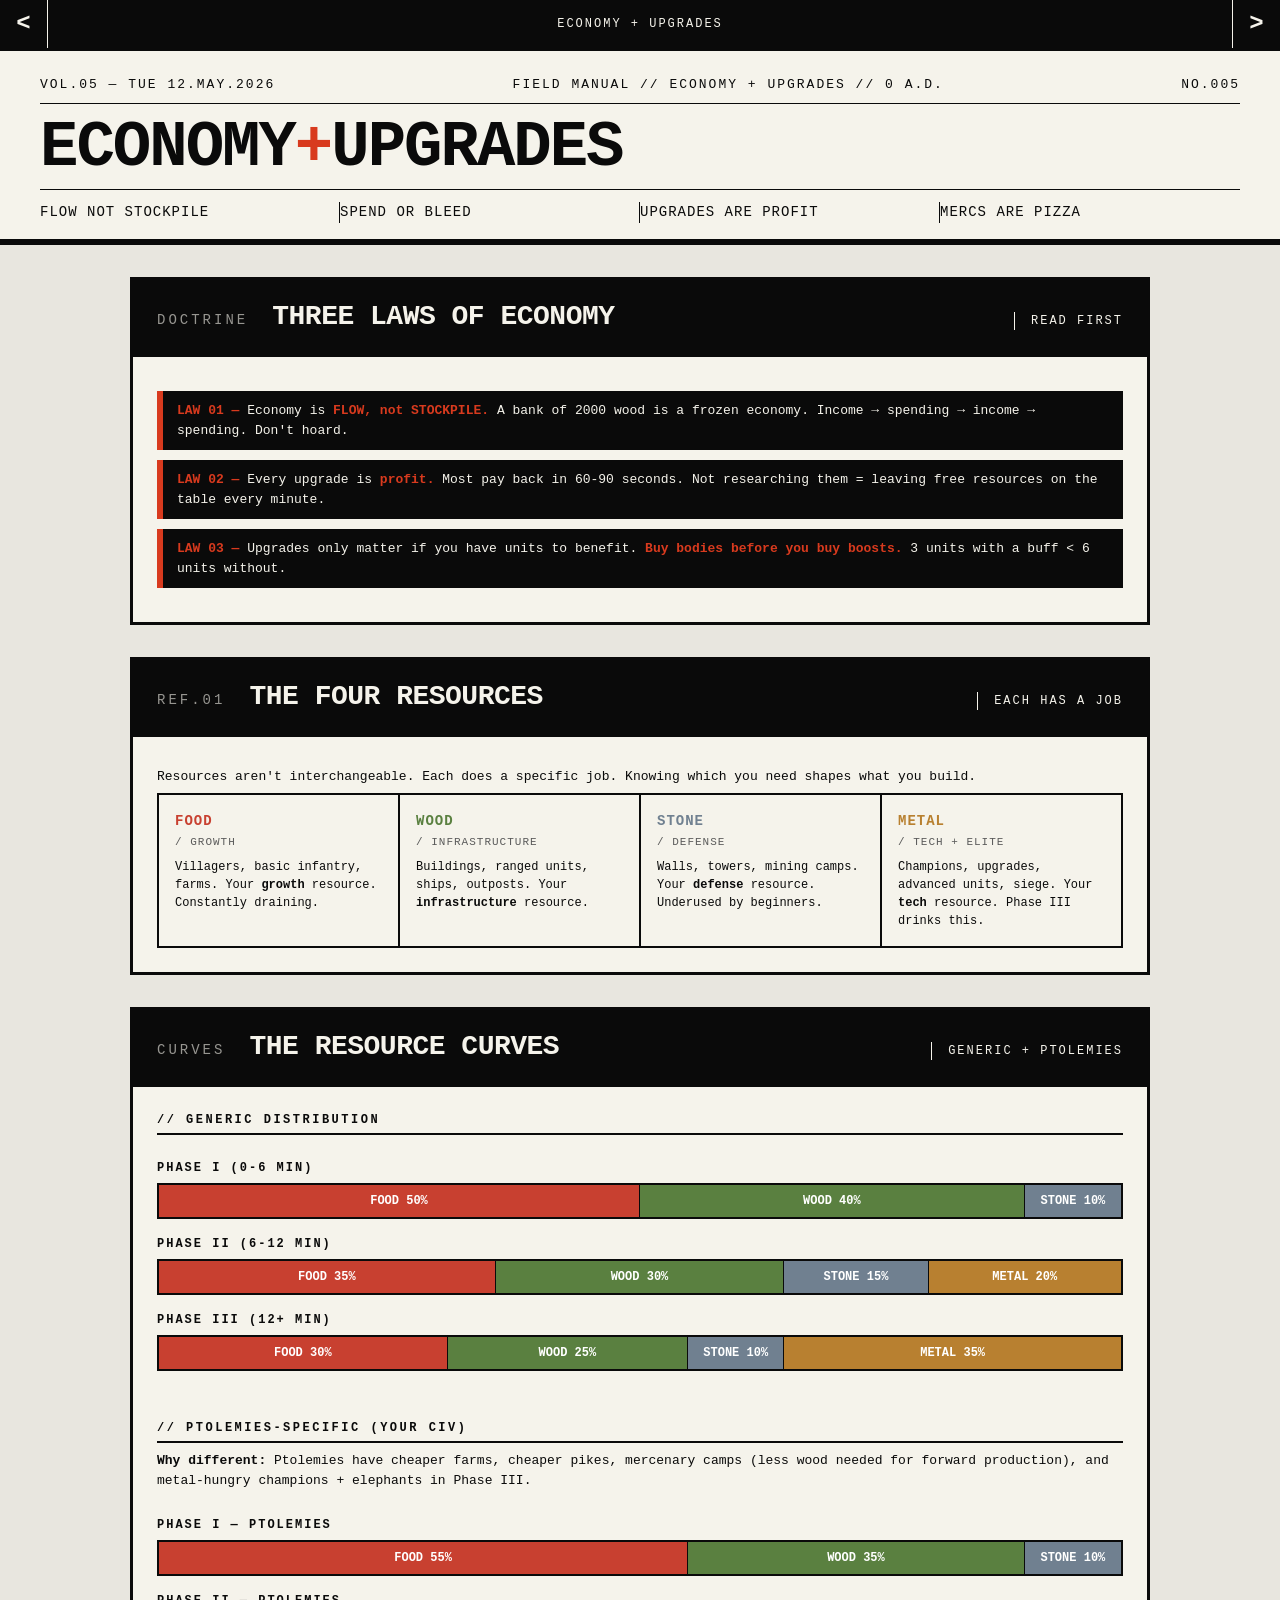
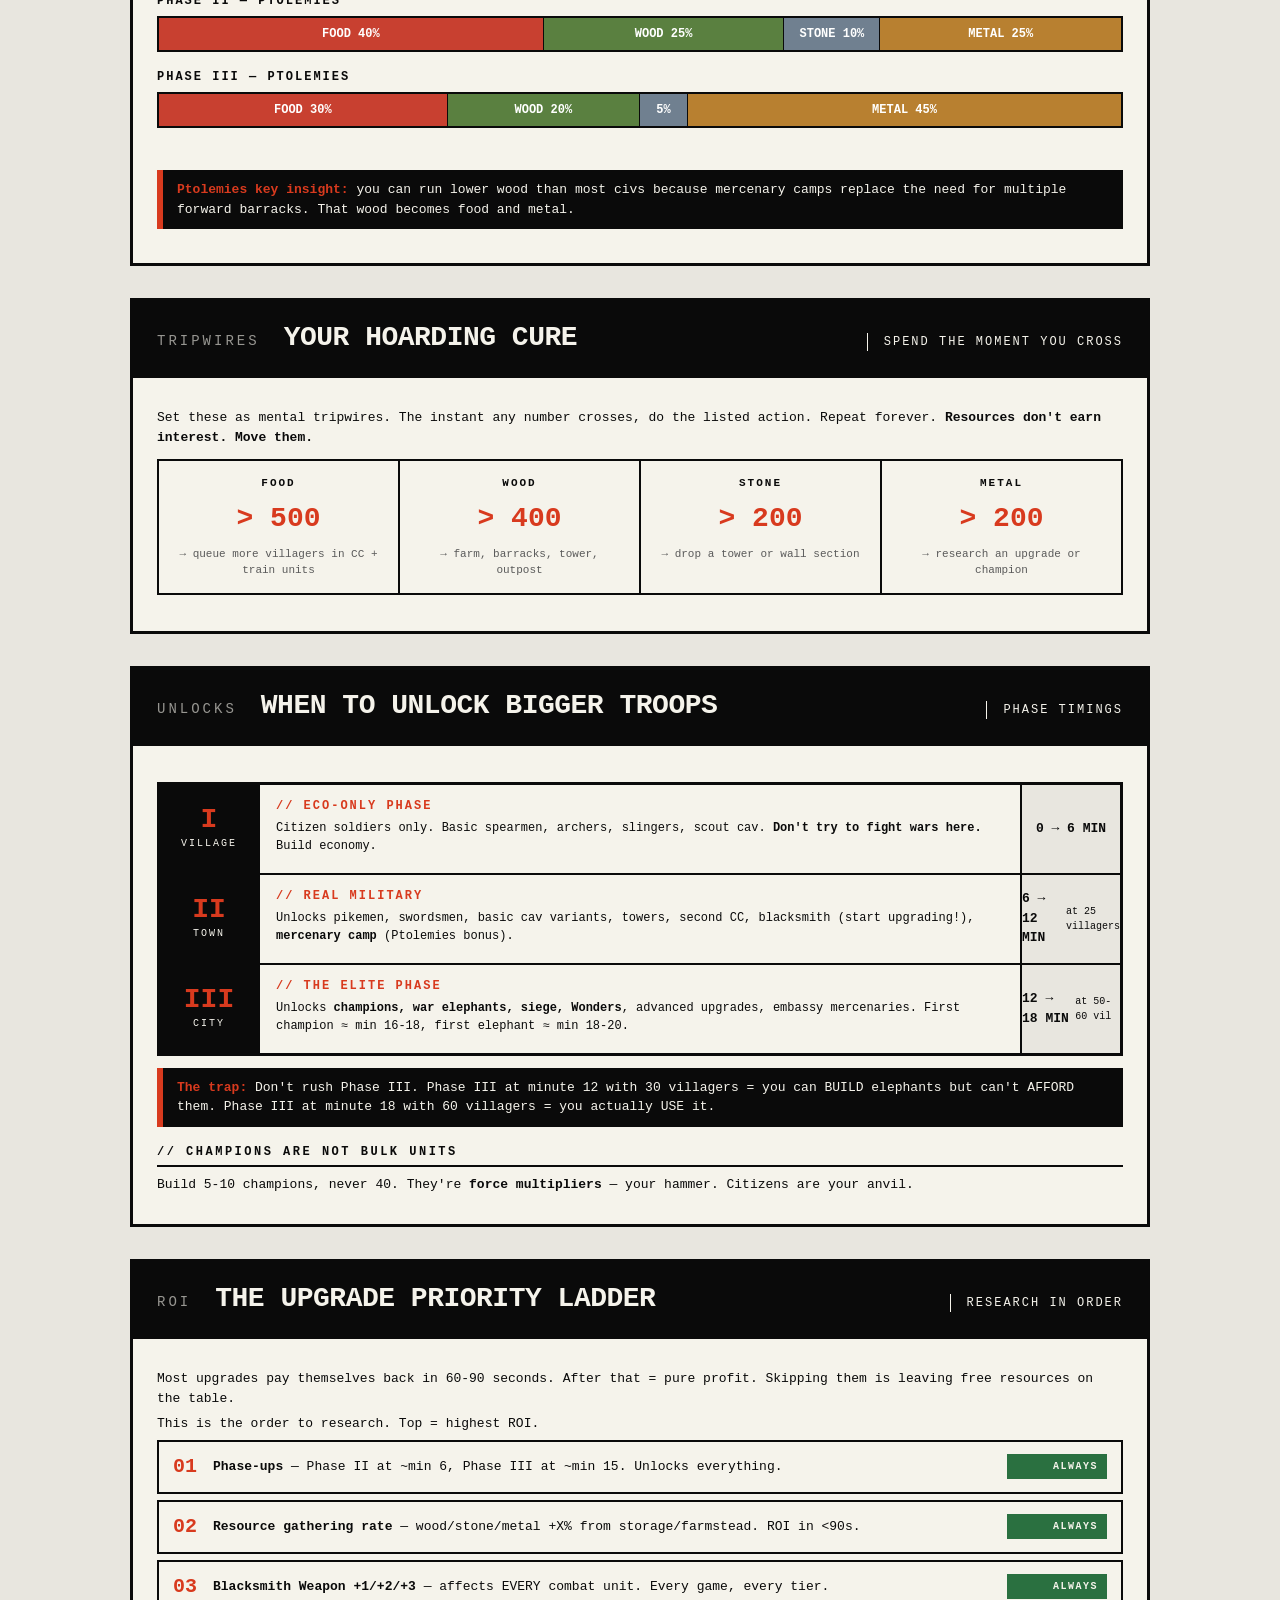
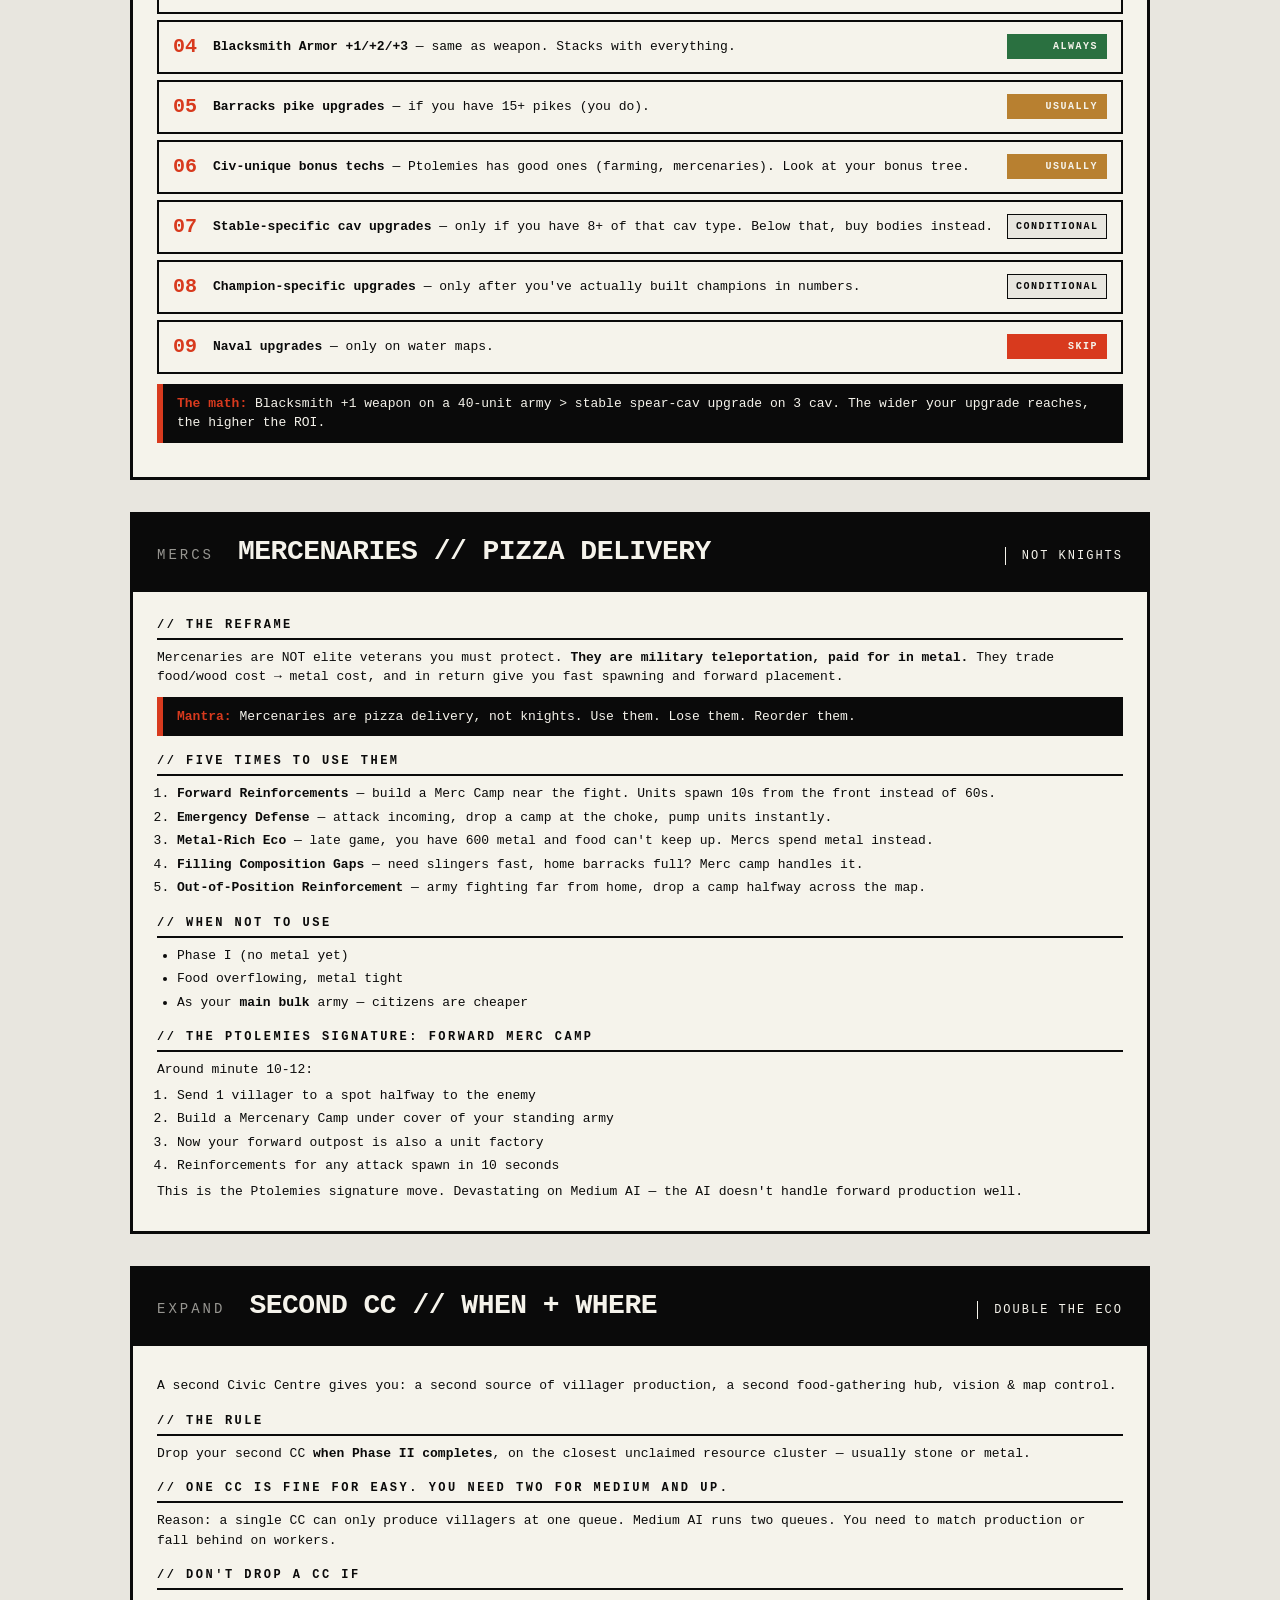
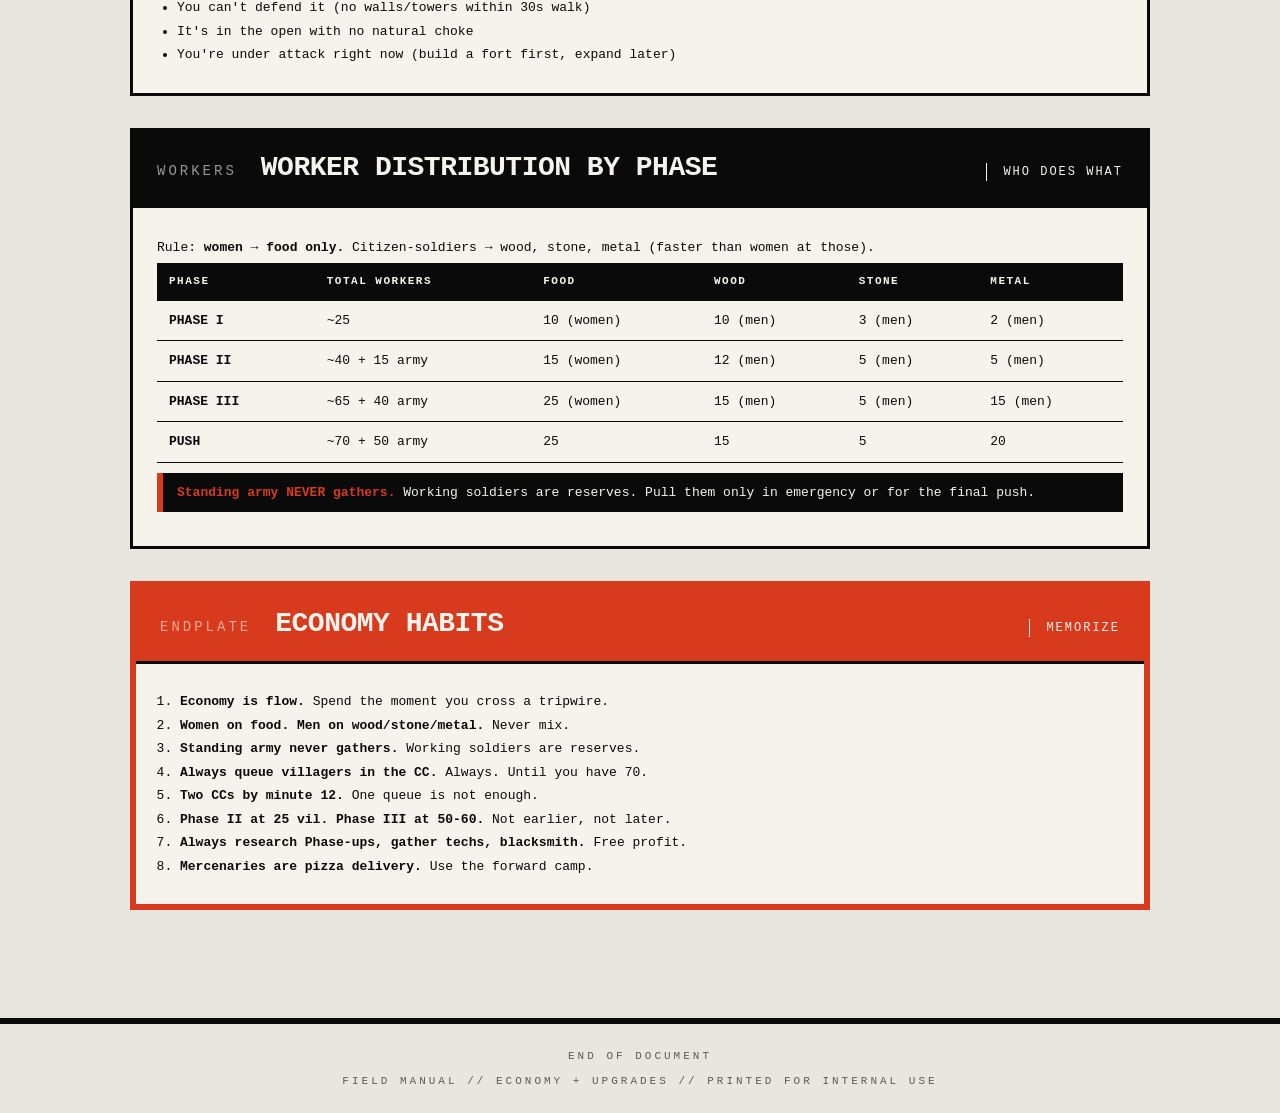
<file: manuals/Economy + Upgrades.html>
<!DOCTYPE html>
<html lang="en">
<head>
<meta charset="UTF-8">
<title>ECONOMY + UPGRADES // 0 A.D.</title>
<style>
  :root {
    --bg: #e8e6df;
    --ink: #0a0a0a;
    --paper: #f5f3eb;
    --accent: #d83a1e;
    --blue: #2050a0;
    --green: #2a7040;
    --food: #c84030;
    --wood: #5a8040;
    --stone: #708090;
    --metal: #b88030;
    --mute: #5a5a5a;
  }
  * { box-sizing: border-box; margin: 0; padding: 0; }
  html, body { background: var(--bg); color: var(--ink); }
  body {
    font-family: "JetBrains Mono", "SF Mono", "Menlo", "Consolas", monospace;
    line-height: 1.5;
  }

  .masthead {
    border-bottom: 6px solid var(--ink);
    padding: 24px 40px 16px;
    background: var(--paper);
  }
  .nameplate {
    font-size: 13px; letter-spacing: 2px; text-transform: uppercase;
    display: flex; justify-content: space-between;
    border-bottom: 1px solid var(--ink); padding-bottom: 8px; margin-bottom: 16px;
  }
  .masthead h1 {
    font-size: 64px; font-weight: 900; letter-spacing: -2px; line-height: 0.9;
    text-transform: uppercase;
  }
  .masthead h1 .slash { color: var(--accent); }
  .masthead .tagline {
    margin-top: 12px;
    font-size: 14px; text-transform: uppercase; letter-spacing: 1px;
    border-top: 1px solid var(--ink); padding-top: 12px;
    display: grid; grid-template-columns: repeat(4, 1fr);
  }
  .masthead .tagline span { border-right: 1px solid var(--ink); padding-right: 12px; }
  .masthead .tagline span:last-child { border-right: 0; }

  main { padding: 0 40px 60px; max-width: 1100px; margin: 0 auto; }

  .block {
    border: 3px solid var(--ink);
    margin-top: 32px;
    background: var(--paper);
  }
  .block-header {
    background: var(--ink); color: var(--paper);
    padding: 16px 24px;
    display: flex; justify-content: space-between; align-items: baseline;
    border-bottom: 3px solid var(--ink);
  }
  .block-header .num { font-size: 14px; letter-spacing: 3px; opacity: 0.6; }
  .block-header .title {
    font-size: 28px; font-weight: 900; letter-spacing: -0.5px;
    text-transform: uppercase; flex: 1; padding: 0 24px;
  }
  .block-header .tag {
    font-size: 12px; letter-spacing: 2px;
    border-left: 1px solid var(--paper); padding-left: 16px;
  }
  .block-body { padding: 24px; }

  h3.sub {
    font-size: 12px; letter-spacing: 2.5px; text-transform: uppercase;
    border-bottom: 2px solid var(--ink); padding-bottom: 4px; margin: 16px 0 8px;
    font-weight: 700;
  }
  h3.sub:first-child { margin-top: 0; }

  p { font-size: 13px; margin: 6px 0; }
  ul, ol { padding-left: 20px; font-size: 13px; }
  li { margin: 4px 0; }
  b { font-weight: 700; }

  .rule-line {
    background: var(--ink); color: var(--paper);
    padding: 10px 14px; margin: 10px 0;
    border-left: 6px solid var(--accent);
    font-size: 13px;
  }
  .rule-line b { color: var(--accent); }

  /* RESOURCE CARDS */
  .res-grid { display: grid; grid-template-columns: repeat(4, 1fr); gap: 0; border-top: 2px solid var(--ink); border-left: 2px solid var(--ink); }
  .res-cell { border-right: 2px solid var(--ink); border-bottom: 2px solid var(--ink); padding: 16px; }
  .res-cell .rname { font-size: 14px; font-weight: 900; text-transform: uppercase; letter-spacing: 1px; }
  .res-cell .rrole { font-size: 11px; color: var(--mute); margin-top: 2px; text-transform: uppercase; letter-spacing: 1px; }
  .res-cell .rdesc { font-size: 12px; margin-top: 8px; }
  .res-cell.food .rname { color: var(--food); }
  .res-cell.wood .rname { color: var(--wood); }
  .res-cell.stone .rname { color: var(--stone); }
  .res-cell.metal .rname { color: var(--metal); }

  /* PHASE CURVES */
  .curve-wrap { padding: 16px 0; }
  .curve-row { margin-bottom: 16px; }
  .curve-row .clbl { font-size: 12px; text-transform: uppercase; letter-spacing: 2px; font-weight: 700; margin-bottom: 6px; }
  .curve-bar { display: flex; height: 36px; border: 2px solid var(--ink); }
  .curve-seg {
    display: flex; align-items: center; justify-content: center;
    color: #fff; font-weight: 700; font-size: 12px;
    border-right: 1px solid var(--ink);
  }
  .curve-seg:last-child { border-right: 0; }
  .seg-food { background: var(--food); }
  .seg-wood { background: var(--wood); }
  .seg-stone { background: var(--stone); }
  .seg-metal { background: var(--metal); }

  /* TRIPWIRE */
  .tripwires { display: grid; grid-template-columns: repeat(4, 1fr); gap: 0; border-top: 2px solid var(--ink); border-left: 2px solid var(--ink); margin: 12px 0; }
  .tripwires > div { border-right: 2px solid var(--ink); border-bottom: 2px solid var(--ink); padding: 14px; text-align: center; }
  .trip-res { font-size: 11px; letter-spacing: 2px; text-transform: uppercase; font-weight: 700; }
  .trip-val { font-size: 28px; font-weight: 900; margin: 6px 0; color: var(--accent); }
  .trip-do { font-size: 11px; color: var(--mute); }

  /* TIER UNLOCKS */
  .tier-stack {
    display: grid; grid-template-columns: 1fr; border: 3px solid var(--ink); margin: 12px 0;
  }
  .tier-row { display: grid; grid-template-columns: 100px 1fr 100px; border-bottom: 2px solid var(--ink); min-height: 80px; }
  .tier-row:last-child { border-bottom: 0; }
  .tier-num { background: var(--ink); color: var(--paper); display: flex; flex-direction: column; align-items: center; justify-content: center; border-right: 2px solid var(--ink); }
  .tier-num .pnum { font-size: 28px; font-weight: 900; color: var(--accent); line-height: 1; }
  .tier-num .plbl { font-size: 10px; letter-spacing: 2px; margin-top: 2px; }
  .tier-body { padding: 12px 16px; }
  .tier-body .tlbl { font-size: 12px; text-transform: uppercase; letter-spacing: 2px; color: var(--accent); font-weight: 700; }
  .tier-body p { font-size: 12px; margin-top: 4px; }
  .tier-time { background: var(--bg); display: flex; align-items: center; justify-content: center; border-left: 2px solid var(--ink); font-weight: 700; font-size: 13px; }

  /* UPGRADE ROI LIST */
  .roi-list { padding: 0; list-style: none; }
  .roi-list li {
    border: 2px solid var(--ink);
    margin-bottom: 6px;
    padding: 10px 14px;
    display: grid; grid-template-columns: 40px 1fr 100px;
    align-items: center;
    background: var(--paper);
  }
  .roi-list .rnum { font-size: 20px; font-weight: 900; color: var(--accent); }
  .roi-list .rtxt { font-size: 13px; }
  .roi-list .rtag { font-size: 10px; letter-spacing: 1.5px; text-transform: uppercase; text-align: right; font-weight: 700; padding: 4px 8px; border: 1px solid var(--ink); }
  .roi-list .always { background: var(--green); color: var(--paper); border-color: var(--green); }
  .roi-list .usually { background: #b88030; color: var(--paper); border-color: #b88030; }
  .roi-list .conditional { background: var(--bg); }
  .roi-list .skip { background: var(--accent); color: var(--paper); border-color: var(--accent); }

  table { width: 100%; border-collapse: collapse; font-size: 13px; }
  th, td { padding: 10px 12px; text-align: left; border-bottom: 1px solid var(--ink); }
  th { background: var(--ink); color: var(--paper); text-transform: uppercase; letter-spacing: 1.5px; font-size: 11px; }

  .footer {
    margin-top: 48px;
    border-top: 6px solid var(--ink);
    padding: 24px 40px;
    text-align: center;
    font-size: 11px; letter-spacing: 3px; text-transform: uppercase; color: var(--mute);
  }

  @media (max-width: 800px) {
    .res-grid, .tripwires { grid-template-columns: repeat(2, 1fr); }
  }

  /* VOLUME NAV */
  .volume-nav {
    display: grid;
    grid-template-columns: 48px minmax(0, 1fr) 48px;
    align-items: center;
    gap: 0;
    background: var(--ink);
    color: var(--paper);
    border-bottom: 3px solid var(--ink);
  }
  .volume-nav a {
    color: inherit;
    text-decoration: none;
  }
  .volume-arrow {
    display: grid;
    place-items: center;
    min-height: 48px;
    border-right: 1px solid var(--paper);
    font-size: 24px;
    font-weight: 900;
  }
  .volume-arrow.next {
    border-right: 0;
    border-left: 1px solid var(--paper);
  }
  .volume-title {
    min-width: 0;
    padding: 12px 16px;
    text-align: center;
    font-size: 12px;
    letter-spacing: 2px;
    text-transform: uppercase;
    white-space: nowrap;
    overflow: hidden;
    text-overflow: ellipsis;
  }
  .volume-arrow:hover,
  .volume-arrow:focus-visible {
    background: var(--accent);
    outline: 0;
  }

</style>
</head>
<body>
<nav class="volume-nav" aria-label="Volume navigation">
  <a class="volume-arrow prev" href="Scouting.html" aria-label="Previous volume">&lt;</a>
  <div class="volume-title">Economy + Upgrades</div>
  <a class="volume-arrow next" href="Map%20Reading.html" aria-label="Next volume">&gt;</a>
</nav>

<header class="masthead">
  <div class="nameplate">
    <span>VOL.05 — TUE 12.MAY.2026</span>
    <span>FIELD MANUAL // ECONOMY + UPGRADES // 0 A.D.</span>
    <span>NO.005</span>
  </div>
  <h1>ECONOMY<span class="slash">+</span>UPGRADES</h1>
  <div class="tagline">
    <span>FLOW NOT STOCKPILE</span>
    <span>SPEND OR BLEED</span>
    <span>UPGRADES ARE PROFIT</span>
    <span>MERCS ARE PIZZA</span>
  </div>
</header>

<main>

<!-- DOCTRINE -->
<section class="block">
  <div class="block-header">
    <span class="num">DOCTRINE</span>
    <span class="title">Three Laws of Economy</span>
    <span class="tag">READ FIRST</span>
  </div>
  <div class="block-body">

    <div class="rule-line"><b>LAW 01 —</b> Economy is <b>FLOW, not STOCKPILE.</b> A bank of 2000 wood is a frozen economy. Income → spending → income → spending. Don't hoard.</div>

    <div class="rule-line"><b>LAW 02 —</b> Every upgrade is <b>profit.</b> Most pay back in 60-90 seconds. Not researching them = leaving free resources on the table every minute.</div>

    <div class="rule-line"><b>LAW 03 —</b> Upgrades only matter if you have units to benefit. <b>Buy bodies before you buy boosts.</b> 3 units with a buff &lt; 6 units without.</div>
  </div>
</section>

<!-- THE FOUR RESOURCES -->
<section class="block">
  <div class="block-header">
    <span class="num">REF.01</span>
    <span class="title">The Four Resources</span>
    <span class="tag">EACH HAS A JOB</span>
  </div>
  <div class="block-body">
    <p>Resources aren't interchangeable. Each does a specific job. Knowing which you need shapes what you build.</p>
    <div class="res-grid">
      <div class="res-cell food">
        <div class="rname">FOOD</div>
        <div class="rrole">/ GROWTH</div>
        <div class="rdesc">Villagers, basic infantry, farms. Your <b>growth</b> resource. Constantly draining.</div>
      </div>
      <div class="res-cell wood">
        <div class="rname">WOOD</div>
        <div class="rrole">/ INFRASTRUCTURE</div>
        <div class="rdesc">Buildings, ranged units, ships, outposts. Your <b>infrastructure</b> resource.</div>
      </div>
      <div class="res-cell stone">
        <div class="rname">STONE</div>
        <div class="rrole">/ DEFENSE</div>
        <div class="rdesc">Walls, towers, mining camps. Your <b>defense</b> resource. Underused by beginners.</div>
      </div>
      <div class="res-cell metal">
        <div class="rname">METAL</div>
        <div class="rrole">/ TECH + ELITE</div>
        <div class="rdesc">Champions, upgrades, advanced units, siege. Your <b>tech</b> resource. Phase III drinks this.</div>
      </div>
    </div>
  </div>
</section>

<!-- PHASE CURVES -->
<section class="block">
  <div class="block-header">
    <span class="num">CURVES</span>
    <span class="title">The Resource Curves</span>
    <span class="tag">GENERIC + PTOLEMIES</span>
  </div>
  <div class="block-body">

    <h3 class="sub">// Generic Distribution</h3>
    <div class="curve-wrap">
      <div class="curve-row">
        <div class="clbl">PHASE I (0-6 MIN)</div>
        <div class="curve-bar">
          <div class="curve-seg seg-food" style="width:50%">FOOD 50%</div>
          <div class="curve-seg seg-wood" style="width:40%">WOOD 40%</div>
          <div class="curve-seg seg-stone" style="width:10%">STONE 10%</div>
        </div>
      </div>
      <div class="curve-row">
        <div class="clbl">PHASE II (6-12 MIN)</div>
        <div class="curve-bar">
          <div class="curve-seg seg-food" style="width:35%">FOOD 35%</div>
          <div class="curve-seg seg-wood" style="width:30%">WOOD 30%</div>
          <div class="curve-seg seg-stone" style="width:15%">STONE 15%</div>
          <div class="curve-seg seg-metal" style="width:20%">METAL 20%</div>
        </div>
      </div>
      <div class="curve-row">
        <div class="clbl">PHASE III (12+ MIN)</div>
        <div class="curve-bar">
          <div class="curve-seg seg-food" style="width:30%">FOOD 30%</div>
          <div class="curve-seg seg-wood" style="width:25%">WOOD 25%</div>
          <div class="curve-seg seg-stone" style="width:10%">STONE 10%</div>
          <div class="curve-seg seg-metal" style="width:35%">METAL 35%</div>
        </div>
      </div>
    </div>

    <h3 class="sub">// Ptolemies-Specific (your civ)</h3>
    <p style="margin-bottom:10px"><b>Why different:</b> Ptolemies have cheaper farms, cheaper pikes, mercenary camps (less wood needed for forward production), and metal-hungry champions + elephants in Phase III.</p>
    <div class="curve-wrap">
      <div class="curve-row">
        <div class="clbl">PHASE I — PTOLEMIES</div>
        <div class="curve-bar">
          <div class="curve-seg seg-food" style="width:55%">FOOD 55%</div>
          <div class="curve-seg seg-wood" style="width:35%">WOOD 35%</div>
          <div class="curve-seg seg-stone" style="width:10%">STONE 10%</div>
        </div>
      </div>
      <div class="curve-row">
        <div class="clbl">PHASE II — PTOLEMIES</div>
        <div class="curve-bar">
          <div class="curve-seg seg-food" style="width:40%">FOOD 40%</div>
          <div class="curve-seg seg-wood" style="width:25%">WOOD 25%</div>
          <div class="curve-seg seg-stone" style="width:10%">STONE 10%</div>
          <div class="curve-seg seg-metal" style="width:25%">METAL 25%</div>
        </div>
      </div>
      <div class="curve-row">
        <div class="clbl">PHASE III — PTOLEMIES</div>
        <div class="curve-bar">
          <div class="curve-seg seg-food" style="width:30%">FOOD 30%</div>
          <div class="curve-seg seg-wood" style="width:20%">WOOD 20%</div>
          <div class="curve-seg seg-stone" style="width:5%">5%</div>
          <div class="curve-seg seg-metal" style="width:45%">METAL 45%</div>
        </div>
      </div>
    </div>

    <div class="rule-line"><b>Ptolemies key insight:</b> you can run lower wood than most civs because mercenary camps replace the need for multiple forward barracks. That wood becomes food and metal.</div>
  </div>
</section>

<!-- HOARDING TRIPWIRES -->
<section class="block">
  <div class="block-header">
    <span class="num">TRIPWIRES</span>
    <span class="title">Your Hoarding Cure</span>
    <span class="tag">SPEND THE MOMENT YOU CROSS</span>
  </div>
  <div class="block-body">
    <p>Set these as mental tripwires. The instant any number crosses, do the listed action. Repeat forever. <b>Resources don't earn interest. Move them.</b></p>

    <div class="tripwires">
      <div>
        <div class="trip-res">FOOD</div>
        <div class="trip-val">&gt; 500</div>
        <div class="trip-do">→ queue more villagers in CC + train units</div>
      </div>
      <div>
        <div class="trip-res">WOOD</div>
        <div class="trip-val">&gt; 400</div>
        <div class="trip-do">→ farm, barracks, tower, outpost</div>
      </div>
      <div>
        <div class="trip-res">STONE</div>
        <div class="trip-val">&gt; 200</div>
        <div class="trip-do">→ drop a tower or wall section</div>
      </div>
      <div>
        <div class="trip-res">METAL</div>
        <div class="trip-val">&gt; 200</div>
        <div class="trip-do">→ research an upgrade or champion</div>
      </div>
    </div>
  </div>
</section>

<!-- TIER UNLOCKS -->
<section class="block">
  <div class="block-header">
    <span class="num">UNLOCKS</span>
    <span class="title">When to Unlock Bigger Troops</span>
    <span class="tag">PHASE TIMINGS</span>
  </div>
  <div class="block-body">

    <div class="tier-stack">
      <div class="tier-row">
        <div class="tier-num">
          <div class="pnum">I</div>
          <div class="plbl">VILLAGE</div>
        </div>
        <div class="tier-body">
          <div class="tlbl">// Eco-only phase</div>
          <p>Citizen soldiers only. Basic spearmen, archers, slingers, scout cav. <b>Don't try to fight wars here.</b> Build economy.</p>
        </div>
        <div class="tier-time">0 → 6 MIN</div>
      </div>
      <div class="tier-row">
        <div class="tier-num">
          <div class="pnum">II</div>
          <div class="plbl">TOWN</div>
        </div>
        <div class="tier-body">
          <div class="tlbl">// Real military</div>
          <p>Unlocks pikemen, swordsmen, basic cav variants, towers, second CC, blacksmith (start upgrading!), <b>mercenary camp</b> (Ptolemies bonus).</p>
        </div>
        <div class="tier-time">6 → 12 MIN<br><span style="font-size:10px; font-weight: normal;">at 25 villagers</span></div>
      </div>
      <div class="tier-row">
        <div class="tier-num">
          <div class="pnum">III</div>
          <div class="plbl">CITY</div>
        </div>
        <div class="tier-body">
          <div class="tlbl">// The elite phase</div>
          <p>Unlocks <b>champions, war elephants, siege, Wonders</b>, advanced upgrades, embassy mercenaries. First champion ≈ min 16-18, first elephant ≈ min 18-20.</p>
        </div>
        <div class="tier-time">12 → 18 MIN<br><span style="font-size:10px; font-weight: normal;">at 50-60 vil</span></div>
      </div>
    </div>

    <div class="rule-line"><b>The trap:</b> Don't rush Phase III. Phase III at minute 12 with 30 villagers = you can BUILD elephants but can't AFFORD them. Phase III at minute 18 with 60 villagers = you actually USE it.</div>

    <h3 class="sub">// Champions are not bulk units</h3>
    <p>Build 5-10 champions, never 40. They're <b>force multipliers</b> — your hammer. Citizens are your anvil.</p>
  </div>
</section>

<!-- UPGRADE ROI -->
<section class="block">
  <div class="block-header">
    <span class="num">ROI</span>
    <span class="title">The Upgrade Priority Ladder</span>
    <span class="tag">RESEARCH IN ORDER</span>
  </div>
  <div class="block-body">
    <p>Most upgrades pay themselves back in 60-90 seconds. After that = pure profit. Skipping them is leaving free resources on the table.</p>
    <p>This is the order to research. Top = highest ROI.</p>

    <ul class="roi-list">
      <li>
        <div class="rnum">01</div>
        <div class="rtxt"><b>Phase-ups</b> — Phase II at ~min 6, Phase III at ~min 15. Unlocks everything.</div>
        <div class="rtag always">ALWAYS</div>
      </li>
      <li>
        <div class="rnum">02</div>
        <div class="rtxt"><b>Resource gathering rate</b> — wood/stone/metal +X% from storage/farmstead. ROI in &lt;90s.</div>
        <div class="rtag always">ALWAYS</div>
      </li>
      <li>
        <div class="rnum">03</div>
        <div class="rtxt"><b>Blacksmith Weapon +1/+2/+3</b> — affects EVERY combat unit. Every game, every tier.</div>
        <div class="rtag always">ALWAYS</div>
      </li>
      <li>
        <div class="rnum">04</div>
        <div class="rtxt"><b>Blacksmith Armor +1/+2/+3</b> — same as weapon. Stacks with everything.</div>
        <div class="rtag always">ALWAYS</div>
      </li>
      <li>
        <div class="rnum">05</div>
        <div class="rtxt"><b>Barracks pike upgrades</b> — if you have 15+ pikes (you do).</div>
        <div class="rtag usually">USUALLY</div>
      </li>
      <li>
        <div class="rnum">06</div>
        <div class="rtxt"><b>Civ-unique bonus techs</b> — Ptolemies has good ones (farming, mercenaries). Look at your bonus tree.</div>
        <div class="rtag usually">USUALLY</div>
      </li>
      <li>
        <div class="rnum">07</div>
        <div class="rtxt"><b>Stable-specific cav upgrades</b> — only if you have 8+ of that cav type. Below that, buy bodies instead.</div>
        <div class="rtag conditional">CONDITIONAL</div>
      </li>
      <li>
        <div class="rnum">08</div>
        <div class="rtxt"><b>Champion-specific upgrades</b> — only after you've actually built champions in numbers.</div>
        <div class="rtag conditional">CONDITIONAL</div>
      </li>
      <li>
        <div class="rnum">09</div>
        <div class="rtxt"><b>Naval upgrades</b> — only on water maps.</div>
        <div class="rtag skip">SKIP</div>
      </li>
    </ul>

    <div class="rule-line"><b>The math:</b> Blacksmith +1 weapon on a 40-unit army &gt; stable spear-cav upgrade on 3 cav. The wider your upgrade reaches, the higher the ROI.</div>
  </div>
</section>

<!-- MERCENARIES -->
<section class="block">
  <div class="block-header">
    <span class="num">MERCS</span>
    <span class="title">Mercenaries // Pizza Delivery</span>
    <span class="tag">NOT KNIGHTS</span>
  </div>
  <div class="block-body">

    <h3 class="sub">// The Reframe</h3>
    <p>Mercenaries are NOT elite veterans you must protect. <b>They are military teleportation, paid for in metal.</b> They trade food/wood cost → metal cost, and in return give you fast spawning and forward placement.</p>

    <div class="rule-line"><b>Mantra:</b> Mercenaries are pizza delivery, not knights. Use them. Lose them. Reorder them.</div>

    <h3 class="sub">// Five times to use them</h3>
    <ol>
      <li><b>Forward Reinforcements</b> — build a Merc Camp near the fight. Units spawn 10s from the front instead of 60s.</li>
      <li><b>Emergency Defense</b> — attack incoming, drop a camp at the choke, pump units instantly.</li>
      <li><b>Metal-Rich Eco</b> — late game, you have 600 metal and food can't keep up. Mercs spend metal instead.</li>
      <li><b>Filling Composition Gaps</b> — need slingers fast, home barracks full? Merc camp handles it.</li>
      <li><b>Out-of-Position Reinforcement</b> — army fighting far from home, drop a camp halfway across the map.</li>
    </ol>

    <h3 class="sub">// When NOT to use</h3>
    <ul>
      <li>Phase I (no metal yet)</li>
      <li>Food overflowing, metal tight</li>
      <li>As your <b>main bulk</b> army — citizens are cheaper</li>
    </ul>

    <h3 class="sub">// The Ptolemies signature: Forward Merc Camp</h3>
    <p>Around minute 10-12:</p>
    <ol>
      <li>Send 1 villager to a spot halfway to the enemy</li>
      <li>Build a Mercenary Camp under cover of your standing army</li>
      <li>Now your forward outpost is also a unit factory</li>
      <li>Reinforcements for any attack spawn in 10 seconds</li>
    </ol>
    <p>This is the Ptolemies signature move. Devastating on Medium AI — the AI doesn't handle forward production well.</p>
  </div>
</section>

<!-- EXPANSION -->
<section class="block">
  <div class="block-header">
    <span class="num">EXPAND</span>
    <span class="title">Second CC // When + Where</span>
    <span class="tag">DOUBLE THE ECO</span>
  </div>
  <div class="block-body">
    <p>A second Civic Centre gives you: a second source of villager production, a second food-gathering hub, vision &amp; map control.</p>

    <h3 class="sub">// The rule</h3>
    <p>Drop your second CC <b>when Phase II completes</b>, on the closest unclaimed resource cluster — usually stone or metal.</p>

    <h3 class="sub">// One CC is fine for Easy. You NEED two for Medium and up.</h3>
    <p>Reason: a single CC can only produce villagers at one queue. Medium AI runs two queues. You need to match production or fall behind on workers.</p>

    <h3 class="sub">// Don't drop a CC if</h3>
    <ul>
      <li>You can't defend it (no walls/towers within 30s walk)</li>
      <li>It's in the open with no natural choke</li>
      <li>You're under attack right now (build a fort first, expand later)</li>
    </ul>
  </div>
</section>

<!-- WORKER DISTRIBUTION REMINDER -->
<section class="block">
  <div class="block-header">
    <span class="num">WORKERS</span>
    <span class="title">Worker Distribution by Phase</span>
    <span class="tag">WHO DOES WHAT</span>
  </div>
  <div class="block-body">
    <p>Rule: <b>women → food only.</b> Citizen-soldiers → wood, stone, metal (faster than women at those).</p>
    <table>
      <thead>
        <tr><th>Phase</th><th>Total Workers</th><th>Food</th><th>Wood</th><th>Stone</th><th>Metal</th></tr>
      </thead>
      <tbody>
        <tr><td><b>PHASE I</b></td><td>~25</td><td>10 (women)</td><td>10 (men)</td><td>3 (men)</td><td>2 (men)</td></tr>
        <tr><td><b>PHASE II</b></td><td>~40 + 15 army</td><td>15 (women)</td><td>12 (men)</td><td>5 (men)</td><td>5 (men)</td></tr>
        <tr><td><b>PHASE III</b></td><td>~65 + 40 army</td><td>25 (women)</td><td>15 (men)</td><td>5 (men)</td><td>15 (men)</td></tr>
        <tr><td><b>PUSH</b></td><td>~70 + 50 army</td><td>25</td><td>15</td><td>5</td><td>20</td></tr>
      </tbody>
    </table>
    <div class="rule-line"><b>Standing army NEVER gathers.</b> Working soldiers are reserves. Pull them only in emergency or for the final push.</div>
  </div>
</section>

<!-- ENDPLATE -->
<section class="block" style="border-color:var(--accent); border-width:6px">
  <div class="block-header" style="background:var(--accent)">
    <span class="num">ENDPLATE</span>
    <span class="title">Economy Habits</span>
    <span class="tag">MEMORIZE</span>
  </div>
  <div class="block-body">
    <ol>
      <li><b>Economy is flow.</b> Spend the moment you cross a tripwire.</li>
      <li><b>Women on food. Men on wood/stone/metal.</b> Never mix.</li>
      <li><b>Standing army never gathers.</b> Working soldiers are reserves.</li>
      <li><b>Always queue villagers in the CC.</b> Always. Until you have 70.</li>
      <li><b>Two CCs by minute 12.</b> One queue is not enough.</li>
      <li><b>Phase II at 25 vil. Phase III at 50-60.</b> Not earlier, not later.</li>
      <li><b>Always research Phase-ups, gather techs, blacksmith.</b> Free profit.</li>
      <li><b>Mercenaries are pizza delivery.</b> Use the forward camp.</li>
    </ol>
  </div>
</section>

</main>

<footer class="footer">
  <div>END OF DOCUMENT</div>
  <div style="margin-top: 8px;">FIELD MANUAL // ECONOMY + UPGRADES // PRINTED FOR INTERNAL USE</div>
</footer>

</body>
</html>
</file>
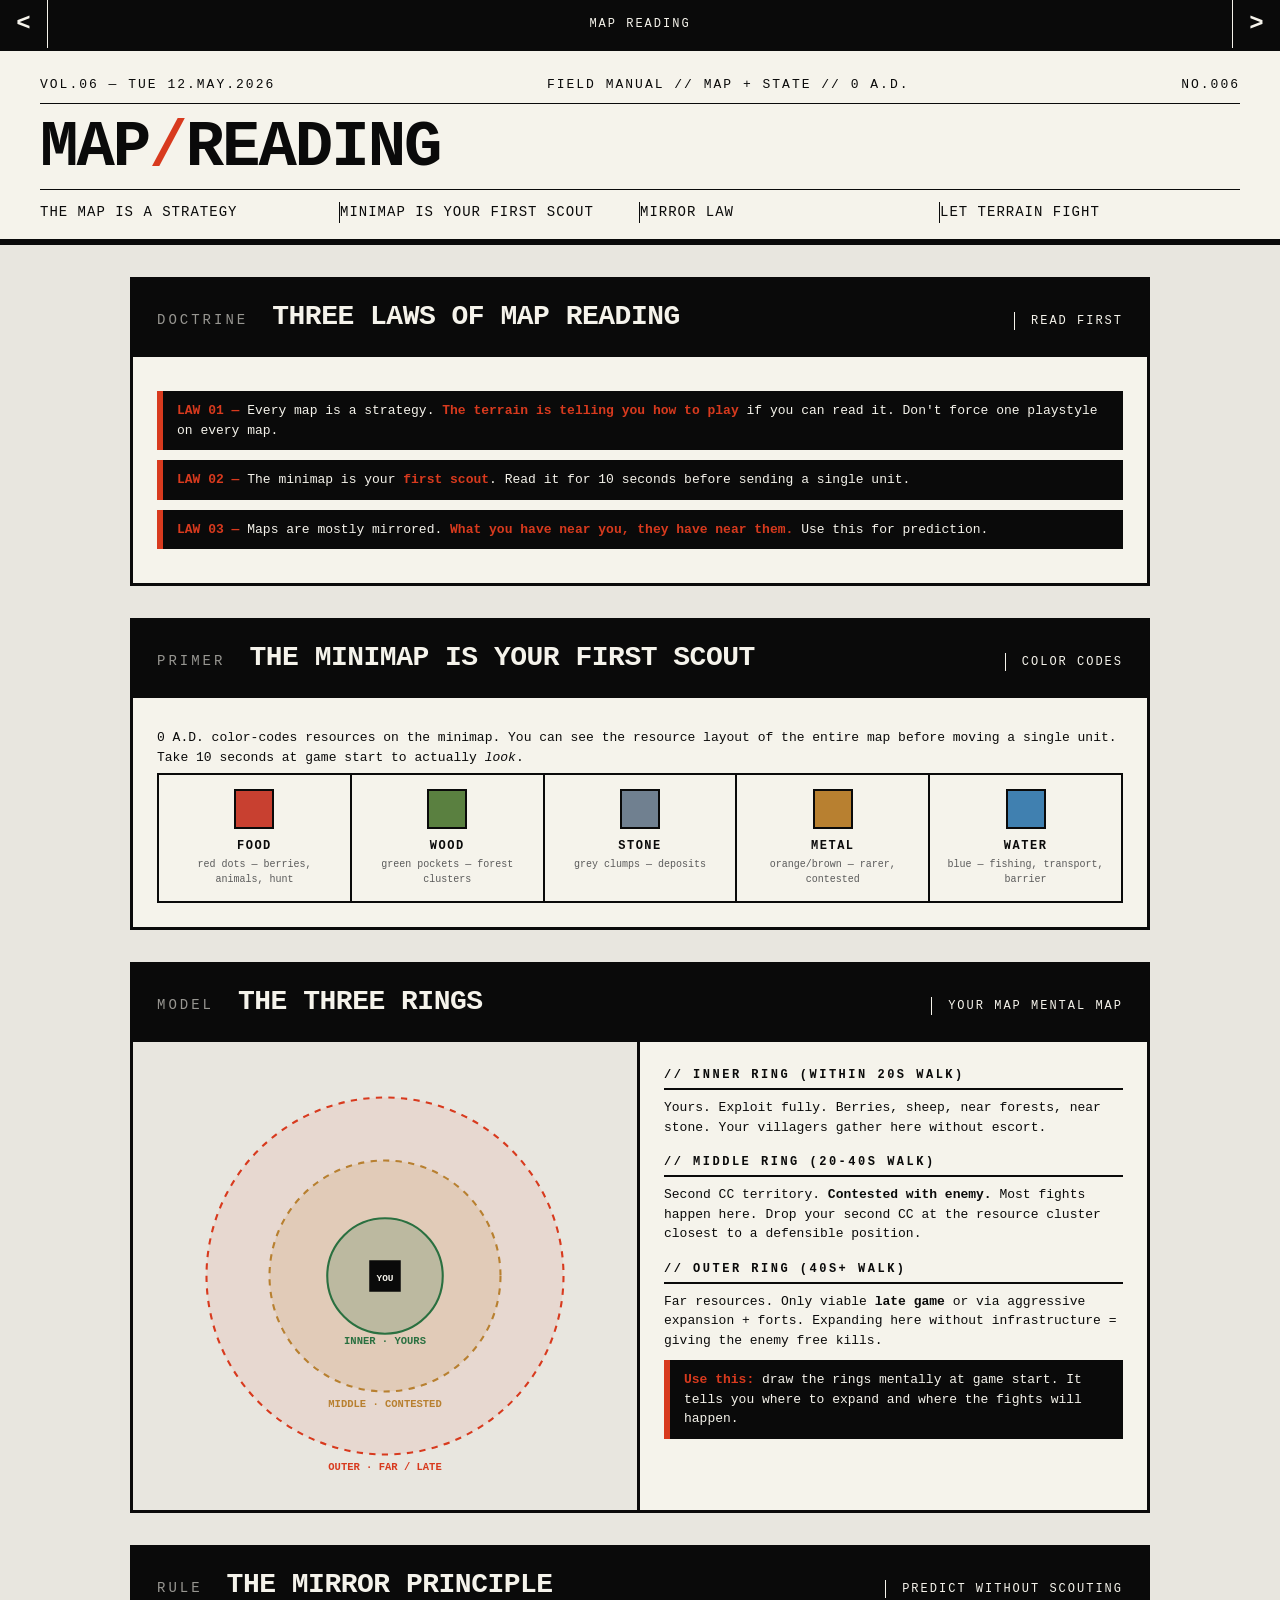
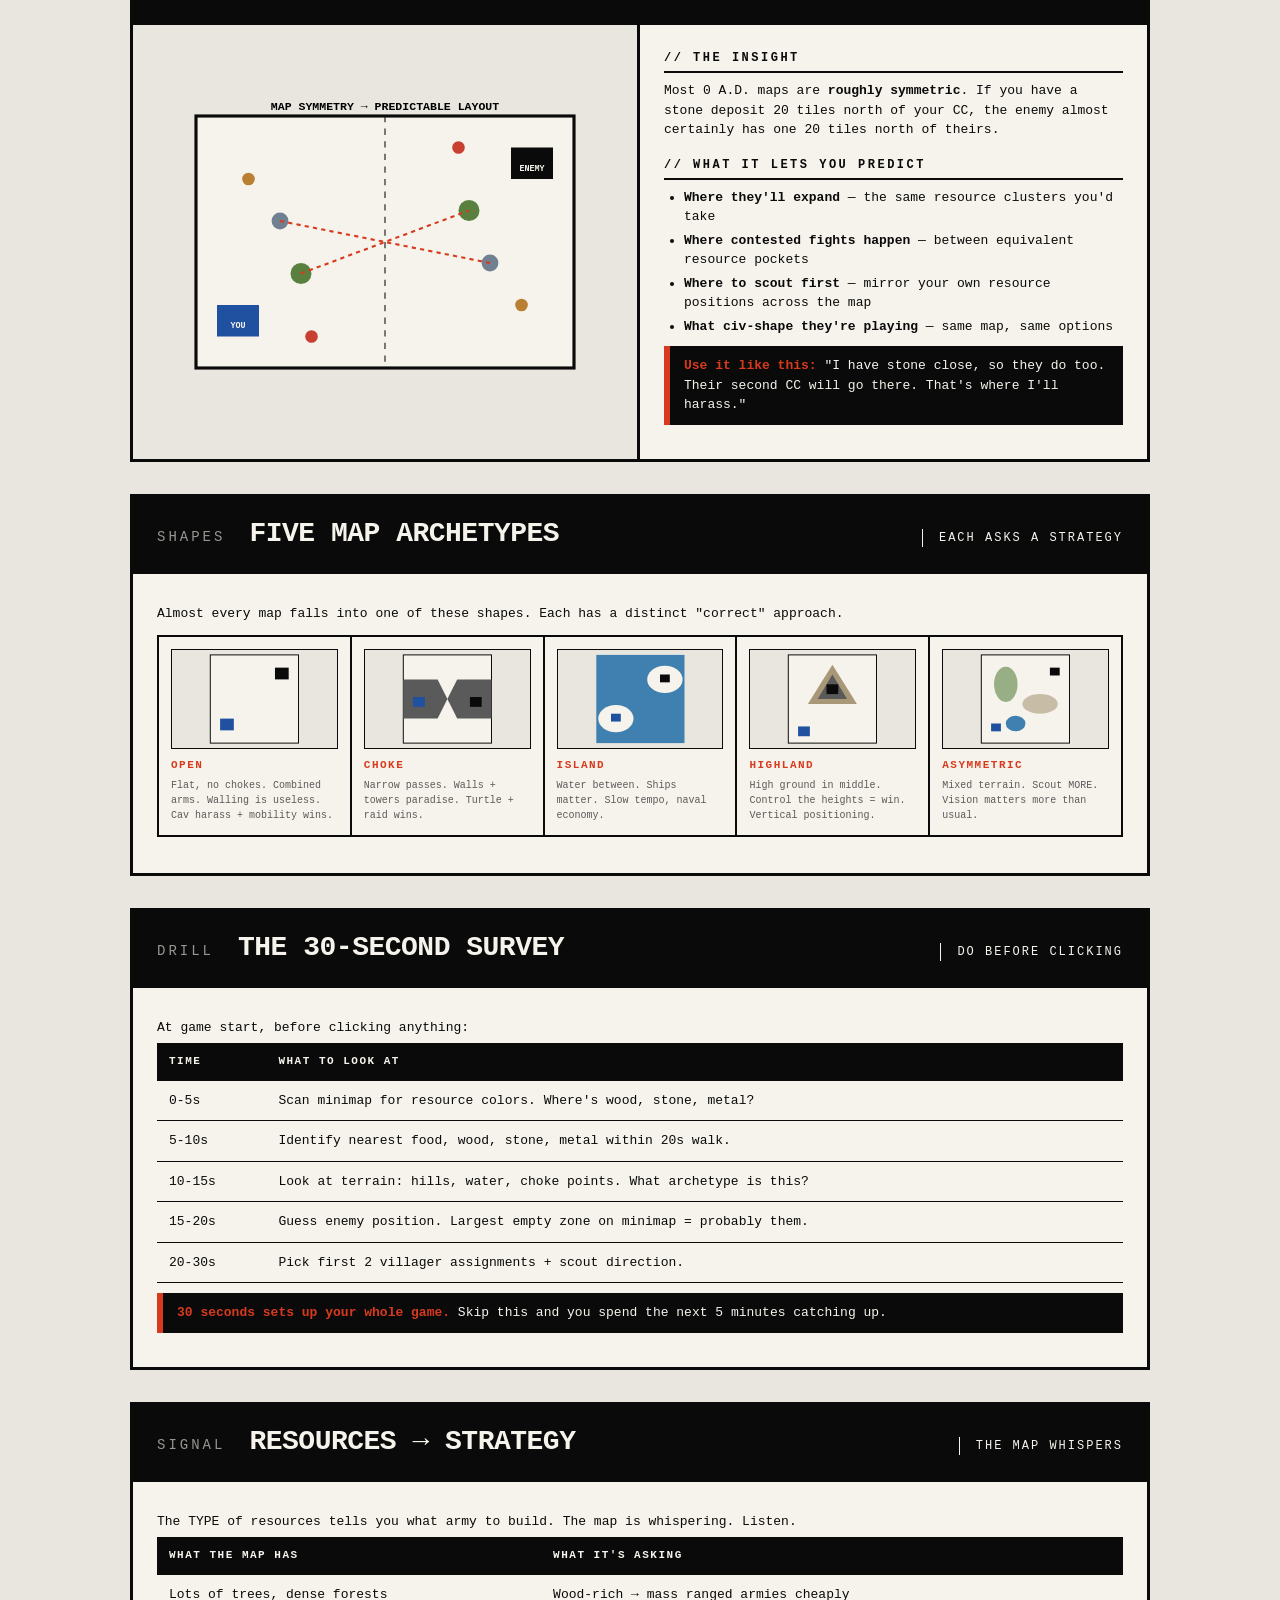
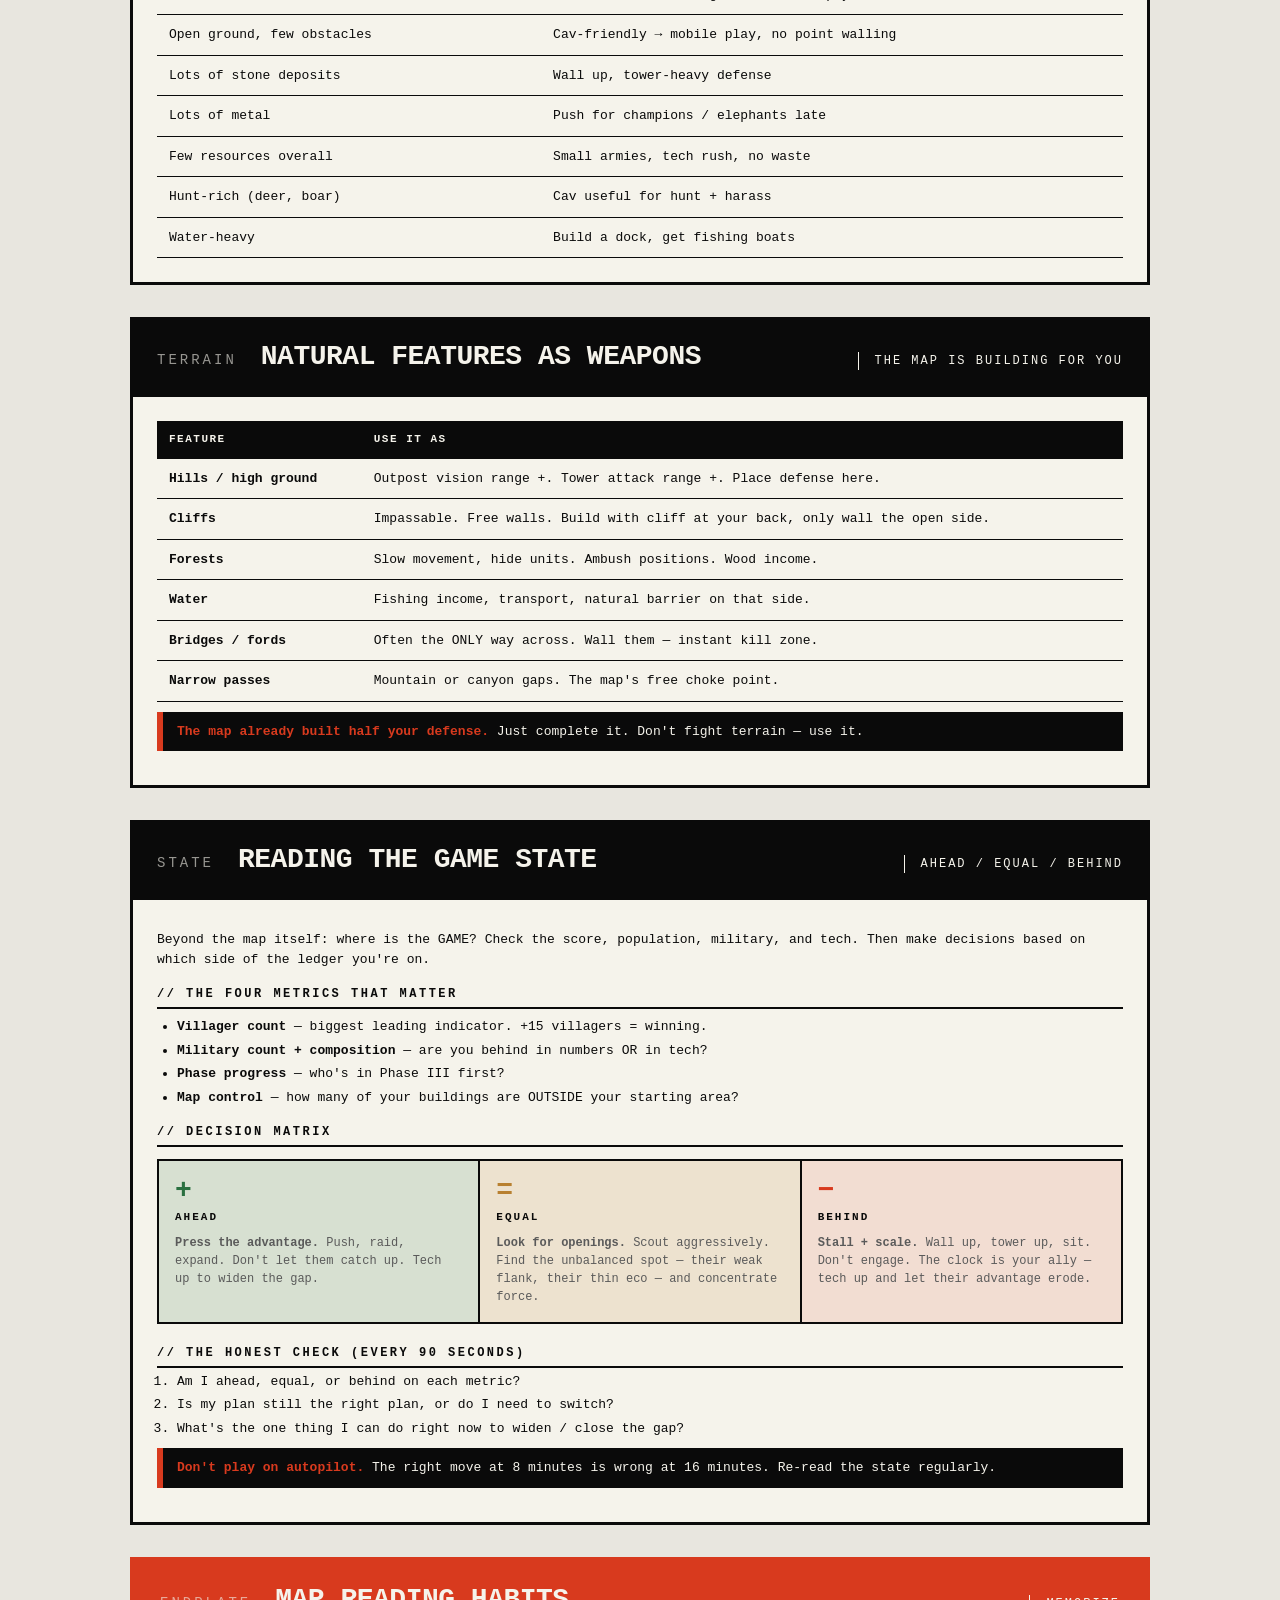
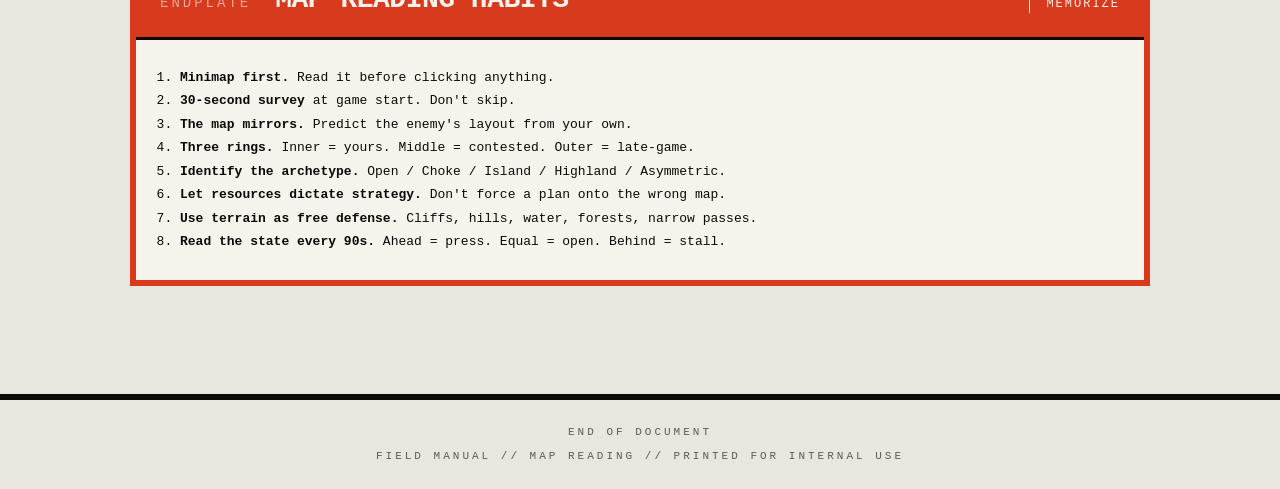
<file: manuals/Map Reading.html>
<!DOCTYPE html>
<html lang="en">
<head>
<meta charset="UTF-8">
<title>MAP READING // 0 A.D.</title>
<style>
  :root {
    --bg: #e8e6df;
    --ink: #0a0a0a;
    --paper: #f5f3eb;
    --accent: #d83a1e;
    --blue: #2050a0;
    --green: #2a7040;
    --food: #c84030;
    --wood: #5a8040;
    --stone: #708090;
    --metal: #b88030;
    --water: #4080b0;
    --mute: #5a5a5a;
  }
  * { box-sizing: border-box; margin: 0; padding: 0; }
  html, body { background: var(--bg); color: var(--ink); }
  body {
    font-family: "JetBrains Mono", "SF Mono", "Menlo", "Consolas", monospace;
    line-height: 1.5;
  }

  .masthead {
    border-bottom: 6px solid var(--ink);
    padding: 24px 40px 16px;
    background: var(--paper);
  }
  .nameplate {
    font-size: 13px; letter-spacing: 2px; text-transform: uppercase;
    display: flex; justify-content: space-between;
    border-bottom: 1px solid var(--ink); padding-bottom: 8px; margin-bottom: 16px;
  }
  .masthead h1 {
    font-size: 64px; font-weight: 900; letter-spacing: -2px; line-height: 0.9;
    text-transform: uppercase;
  }
  .masthead h1 .slash { color: var(--accent); }
  .masthead .tagline {
    margin-top: 12px;
    font-size: 14px; text-transform: uppercase; letter-spacing: 1px;
    border-top: 1px solid var(--ink); padding-top: 12px;
    display: grid; grid-template-columns: repeat(4, 1fr);
  }
  .masthead .tagline span { border-right: 1px solid var(--ink); padding-right: 12px; }
  .masthead .tagline span:last-child { border-right: 0; }

  main { padding: 0 40px 60px; max-width: 1100px; margin: 0 auto; }

  .block {
    border: 3px solid var(--ink);
    margin-top: 32px;
    background: var(--paper);
  }
  .block-header {
    background: var(--ink); color: var(--paper);
    padding: 16px 24px;
    display: flex; justify-content: space-between; align-items: baseline;
    border-bottom: 3px solid var(--ink);
  }
  .block-header .num { font-size: 14px; letter-spacing: 3px; opacity: 0.6; }
  .block-header .title {
    font-size: 28px; font-weight: 900; letter-spacing: -0.5px;
    text-transform: uppercase; flex: 1; padding: 0 24px;
  }
  .block-header .tag {
    font-size: 12px; letter-spacing: 2px;
    border-left: 1px solid var(--paper); padding-left: 16px;
  }
  .block-body { padding: 24px; }

  .body-split { display: grid; grid-template-columns: 1fr 1fr; gap: 0; }
  .diagram-pane { border-right: 3px solid var(--ink); padding: 24px; background: var(--bg); display: flex; align-items: center; justify-content: center; }
  .diagram-pane svg { width: 100%; max-width: 420px; height: auto; }
  .text-pane { padding: 24px; }

  h3.sub {
    font-size: 12px; letter-spacing: 2.5px; text-transform: uppercase;
    border-bottom: 2px solid var(--ink); padding-bottom: 4px; margin: 16px 0 8px;
    font-weight: 700;
  }
  h3.sub:first-child { margin-top: 0; }

  p { font-size: 13px; margin: 6px 0; }
  ul, ol { padding-left: 20px; font-size: 13px; }
  li { margin: 4px 0; }
  b { font-weight: 700; }

  .rule-line {
    background: var(--ink); color: var(--paper);
    padding: 10px 14px; margin: 10px 0;
    border-left: 6px solid var(--accent);
    font-size: 13px;
  }
  .rule-line b { color: var(--accent); }

  /* COLOR LEGEND */
  .legend-grid { display: grid; grid-template-columns: repeat(5, 1fr); gap: 0; border-top: 2px solid var(--ink); border-left: 2px solid var(--ink); }
  .legend-grid > div { border-right: 2px solid var(--ink); border-bottom: 2px solid var(--ink); padding: 14px; text-align: center; }
  .leg-swatch { width: 40px; height: 40px; margin: 0 auto 8px; border: 2px solid var(--ink); }
  .leg-name { font-size: 12px; font-weight: 700; text-transform: uppercase; letter-spacing: 1.5px; }
  .leg-what { font-size: 10px; color: var(--mute); margin-top: 2px; }

  /* ARCHETYPE GRID */
  .arch-grid { display: grid; grid-template-columns: repeat(5, 1fr); gap: 0; border-top: 2px solid var(--ink); border-left: 2px solid var(--ink); margin: 12px 0; }
  .arch-cell { border-right: 2px solid var(--ink); border-bottom: 2px solid var(--ink); padding: 12px; }
  .arch-cell svg { width: 100%; height: 100px; background: var(--bg); border: 1px solid var(--ink); display: block; }
  .arch-cell .aname { font-size: 11px; font-weight: 700; text-transform: uppercase; letter-spacing: 1.5px; margin-top: 8px; color: var(--accent); }
  .arch-cell .ahint { font-size: 10px; color: var(--mute); margin-top: 4px; }

  /* TABLE */
  table { width: 100%; border-collapse: collapse; font-size: 13px; }
  th, td { padding: 10px 12px; text-align: left; border-bottom: 1px solid var(--ink); }
  th { background: var(--ink); color: var(--paper); text-transform: uppercase; letter-spacing: 1.5px; font-size: 11px; }

  /* DECISION FLOW */
  .flow { display: grid; grid-template-columns: repeat(3, 1fr); gap: 0; border-top: 2px solid var(--ink); border-left: 2px solid var(--ink); margin: 12px 0; }
  .flow > div { border-right: 2px solid var(--ink); border-bottom: 2px solid var(--ink); padding: 16px; }
  .flow .stat-num { font-size: 28px; font-weight: 900; line-height: 1; }
  .flow .stat-lbl { font-size: 11px; text-transform: uppercase; letter-spacing: 2px; margin-top: 4px; font-weight: 700; }
  .flow .stat-do { font-size: 12px; color: var(--mute); margin-top: 8px; }
  .flow .ahead { background: rgba(42,112,64,0.15); }
  .flow .ahead .stat-num { color: var(--green); }
  .flow .equal { background: rgba(184,128,48,0.15); }
  .flow .equal .stat-num { color: var(--metal); }
  .flow .behind { background: rgba(216,58,30,0.12); }
  .flow .behind .stat-num { color: var(--accent); }

  .footer {
    margin-top: 48px;
    border-top: 6px solid var(--ink);
    padding: 24px 40px;
    text-align: center;
    font-size: 11px; letter-spacing: 3px; text-transform: uppercase; color: var(--mute);
  }

  @media (max-width: 800px) {
    .body-split, .arch-grid, .flow { grid-template-columns: 1fr; }
    .legend-grid { grid-template-columns: repeat(2, 1fr); }
    .diagram-pane { border-right: 0; border-bottom: 3px solid var(--ink); }
  }

  /* VOLUME NAV */
  .volume-nav {
    display: grid;
    grid-template-columns: 48px minmax(0, 1fr) 48px;
    align-items: center;
    gap: 0;
    background: var(--ink);
    color: var(--paper);
    border-bottom: 3px solid var(--ink);
  }
  .volume-nav a {
    color: inherit;
    text-decoration: none;
  }
  .volume-arrow {
    display: grid;
    place-items: center;
    min-height: 48px;
    border-right: 1px solid var(--paper);
    font-size: 24px;
    font-weight: 900;
  }
  .volume-arrow.next {
    border-right: 0;
    border-left: 1px solid var(--paper);
  }
  .volume-title {
    min-width: 0;
    padding: 12px 16px;
    text-align: center;
    font-size: 12px;
    letter-spacing: 2px;
    text-transform: uppercase;
    white-space: nowrap;
    overflow: hidden;
    text-overflow: ellipsis;
  }
  .volume-arrow:hover,
  .volume-arrow:focus-visible {
    background: var(--accent);
    outline: 0;
  }

</style>
</head>
<body>
<nav class="volume-nav" aria-label="Volume navigation">
  <a class="volume-arrow prev" href="Economy%20+%20Upgrades.html" aria-label="Previous volume">&lt;</a>
  <div class="volume-title">Map Reading</div>
  <a class="volume-arrow next" href="Base%20Layout%20+%20Buildings.html" aria-label="Next volume">&gt;</a>
</nav>

<header class="masthead">
  <div class="nameplate">
    <span>VOL.06 — TUE 12.MAY.2026</span>
    <span>FIELD MANUAL // MAP + STATE // 0 A.D.</span>
    <span>NO.006</span>
  </div>
  <h1>MAP<span class="slash">/</span>READING</h1>
  <div class="tagline">
    <span>THE MAP IS A STRATEGY</span>
    <span>MINIMAP IS YOUR FIRST SCOUT</span>
    <span>MIRROR LAW</span>
    <span>LET TERRAIN FIGHT</span>
  </div>
</header>

<main>

<!-- DOCTRINE -->
<section class="block">
  <div class="block-header">
    <span class="num">DOCTRINE</span>
    <span class="title">Three Laws of Map Reading</span>
    <span class="tag">READ FIRST</span>
  </div>
  <div class="block-body">
    <div class="rule-line"><b>LAW 01 —</b> Every map is a strategy. <b>The terrain is telling you how to play</b> if you can read it. Don't force one playstyle on every map.</div>
    <div class="rule-line"><b>LAW 02 —</b> The minimap is your <b>first scout</b>. Read it for 10 seconds before sending a single unit.</div>
    <div class="rule-line"><b>LAW 03 —</b> Maps are mostly mirrored. <b>What you have near you, they have near them.</b> Use this for prediction.</div>
  </div>
</section>

<!-- MINIMAP COLOR LEGEND -->
<section class="block">
  <div class="block-header">
    <span class="num">PRIMER</span>
    <span class="title">The Minimap is Your First Scout</span>
    <span class="tag">COLOR CODES</span>
  </div>
  <div class="block-body">
    <p>0 A.D. color-codes resources on the minimap. You can see the resource layout of the entire map before moving a single unit. Take 10 seconds at game start to actually <i>look</i>.</p>

    <div class="legend-grid">
      <div>
        <div class="leg-swatch" style="background: var(--food)"></div>
        <div class="leg-name">FOOD</div>
        <div class="leg-what">red dots — berries, animals, hunt</div>
      </div>
      <div>
        <div class="leg-swatch" style="background: var(--wood)"></div>
        <div class="leg-name">WOOD</div>
        <div class="leg-what">green pockets — forest clusters</div>
      </div>
      <div>
        <div class="leg-swatch" style="background: var(--stone)"></div>
        <div class="leg-name">STONE</div>
        <div class="leg-what">grey clumps — deposits</div>
      </div>
      <div>
        <div class="leg-swatch" style="background: var(--metal)"></div>
        <div class="leg-name">METAL</div>
        <div class="leg-what">orange/brown — rarer, contested</div>
      </div>
      <div>
        <div class="leg-swatch" style="background: var(--water)"></div>
        <div class="leg-name">WATER</div>
        <div class="leg-what">blue — fishing, transport, barrier</div>
      </div>
    </div>
  </div>
</section>

<!-- THE THREE RINGS -->
<section class="block">
  <div class="block-header">
    <span class="num">MODEL</span>
    <span class="title">The Three Rings</span>
    <span class="tag">YOUR MAP MENTAL MAP</span>
  </div>
  <div class="body-split">
    <div class="diagram-pane">
      <svg viewBox="0 0 400 400">
        <!-- Outer ring -->
        <circle cx="200" cy="200" r="170" fill="rgba(216,58,30,0.08)" stroke="#d83a1e" stroke-width="2" stroke-dasharray="6"/>
        <!-- Middle ring -->
        <circle cx="200" cy="200" r="110" fill="rgba(184,128,48,0.15)" stroke="#b88030" stroke-width="2" stroke-dasharray="6"/>
        <!-- Inner ring -->
        <circle cx="200" cy="200" r="55" fill="rgba(42,112,64,0.2)" stroke="#2a7040" stroke-width="2"/>
        <!-- CC -->
        <rect x="185" y="185" width="30" height="30" fill="#0a0a0a"/>
        <text x="200" y="205" font-family="monospace" font-size="9" fill="#f5f3eb" text-anchor="middle" font-weight="bold">YOU</text>
        <!-- Labels -->
        <text x="200" y="265" font-family="monospace" font-size="10" font-weight="bold" fill="#2a7040" text-anchor="middle">INNER · YOURS</text>
        <text x="200" y="325" font-family="monospace" font-size="10" font-weight="bold" fill="#b88030" text-anchor="middle">MIDDLE · CONTESTED</text>
        <text x="200" y="385" font-family="monospace" font-size="10" font-weight="bold" fill="#d83a1e" text-anchor="middle">OUTER · FAR / LATE</text>
      </svg>
    </div>
    <div class="text-pane">
      <h3 class="sub">// Inner Ring (within 20s walk)</h3>
      <p>Yours. Exploit fully. Berries, sheep, near forests, near stone. Your villagers gather here without escort.</p>

      <h3 class="sub">// Middle Ring (20-40s walk)</h3>
      <p>Second CC territory. <b>Contested with enemy.</b> Most fights happen here. Drop your second CC at the resource cluster closest to a defensible position.</p>

      <h3 class="sub">// Outer Ring (40s+ walk)</h3>
      <p>Far resources. Only viable <b>late game</b> or via aggressive expansion + forts. Expanding here without infrastructure = giving the enemy free kills.</p>

      <div class="rule-line"><b>Use this:</b> draw the rings mentally at game start. It tells you where to expand and where the fights will happen.</div>
    </div>
  </div>
</section>

<!-- MIRROR PRINCIPLE -->
<section class="block">
  <div class="block-header">
    <span class="num">RULE</span>
    <span class="title">The Mirror Principle</span>
    <span class="tag">PREDICT WITHOUT SCOUTING</span>
  </div>
  <div class="body-split">
    <div class="diagram-pane">
      <svg viewBox="0 0 400 280">
        <!-- Map -->
        <rect x="20" y="20" width="360" height="240" fill="#f5f3eb" stroke="#0a0a0a" stroke-width="3"/>
        <!-- Center line -->
        <line x1="200" y1="20" x2="200" y2="260" stroke="#0a0a0a" stroke-width="1" stroke-dasharray="6"/>
        <!-- Your side -->
        <rect x="40" y="200" width="40" height="30" fill="#2050a0"/>
        <text x="60" y="222" font-family="monospace" font-size="8" fill="#f5f3eb" text-anchor="middle" font-weight="bold">YOU</text>
        <!-- Resources your side -->
        <circle cx="120" cy="170" r="10" fill="#5a8040"/>
        <circle cx="100" cy="120" r="8" fill="#708090"/>
        <circle cx="70" cy="80" r="6" fill="#b88030"/>
        <circle cx="130" cy="230" r="6" fill="#c84030"/>
        <!-- Enemy side (mirrored) -->
        <rect x="320" y="50" width="40" height="30" fill="#0a0a0a"/>
        <text x="340" y="72" font-family="monospace" font-size="8" fill="#f5f3eb" text-anchor="middle" font-weight="bold">ENEMY</text>
        <circle cx="280" cy="110" r="10" fill="#5a8040"/>
        <circle cx="300" cy="160" r="8" fill="#708090"/>
        <circle cx="330" cy="200" r="6" fill="#b88030"/>
        <circle cx="270" cy="50" r="6" fill="#c84030"/>
        <!-- Mirror arrows -->
        <g stroke="#d83a1e" stroke-width="2" fill="none" stroke-dasharray="4">
          <line x1="120" y1="170" x2="280" y2="110"/>
          <line x1="100" y1="120" x2="300" y2="160"/>
        </g>
        <text x="200" y="14" font-family="monospace" font-size="11" font-weight="bold" text-anchor="middle">MAP SYMMETRY → PREDICTABLE LAYOUT</text>
      </svg>
    </div>
    <div class="text-pane">
      <h3 class="sub">// The Insight</h3>
      <p>Most 0 A.D. maps are <b>roughly symmetric</b>. If you have a stone deposit 20 tiles north of your CC, the enemy almost certainly has one 20 tiles north of theirs.</p>

      <h3 class="sub">// What it lets you predict</h3>
      <ul>
        <li><b>Where they'll expand</b> — the same resource clusters you'd take</li>
        <li><b>Where contested fights happen</b> — between equivalent resource pockets</li>
        <li><b>Where to scout first</b> — mirror your own resource positions across the map</li>
        <li><b>What civ-shape they're playing</b> — same map, same options</li>
      </ul>

      <div class="rule-line"><b>Use it like this:</b> "I have stone close, so they do too. Their second CC will go there. That's where I'll harass."</div>
    </div>
  </div>
</section>

<!-- FIVE ARCHETYPES -->
<section class="block">
  <div class="block-header">
    <span class="num">SHAPES</span>
    <span class="title">Five Map Archetypes</span>
    <span class="tag">EACH ASKS A STRATEGY</span>
  </div>
  <div class="block-body">
    <p>Almost every map falls into one of these shapes. Each has a distinct "correct" approach.</p>

    <div class="arch-grid">
      <!-- OPEN -->
      <div class="arch-cell">
        <svg viewBox="0 0 100 100">
          <rect x="5" y="5" width="90" height="90" fill="#f5f3eb" stroke="#0a0a0a" stroke-width="1"/>
          <rect x="15" y="70" width="14" height="12" fill="#2050a0"/>
          <rect x="71" y="18" width="14" height="12" fill="#0a0a0a"/>
        </svg>
        <div class="aname">OPEN</div>
        <div class="ahint">Flat, no chokes. Combined arms. Walling is useless. Cav harass + mobility wins.</div>
      </div>
      <!-- CHOKE -->
      <div class="arch-cell">
        <svg viewBox="0 0 100 100">
          <rect x="5" y="5" width="90" height="90" fill="#f5f3eb" stroke="#0a0a0a" stroke-width="1"/>
          <polygon points="5,30 40,30 50,50 40,70 5,70" fill="#5a5a5a"/>
          <polygon points="95,30 60,30 50,50 60,70 95,70" fill="#5a5a5a"/>
          <rect x="15" y="48" width="12" height="10" fill="#2050a0"/>
          <rect x="73" y="48" width="12" height="10" fill="#0a0a0a"/>
        </svg>
        <div class="aname">CHOKE</div>
        <div class="ahint">Narrow passes. Walls + towers paradise. Turtle + raid wins.</div>
      </div>
      <!-- ISLAND -->
      <div class="arch-cell">
        <svg viewBox="0 0 100 100">
          <rect x="5" y="5" width="90" height="90" fill="#4080b0"/>
          <ellipse cx="25" cy="70" rx="18" ry="14" fill="#f5f3eb"/>
          <ellipse cx="75" cy="30" rx="18" ry="14" fill="#f5f3eb"/>
          <rect x="20" y="65" width="10" height="8" fill="#2050a0"/>
          <rect x="70" y="25" width="10" height="8" fill="#0a0a0a"/>
        </svg>
        <div class="aname">ISLAND</div>
        <div class="ahint">Water between. Ships matter. Slow tempo, naval economy.</div>
      </div>
      <!-- HIGHLAND -->
      <div class="arch-cell">
        <svg viewBox="0 0 100 100">
          <rect x="5" y="5" width="90" height="90" fill="#f5f3eb" stroke="#0a0a0a" stroke-width="1"/>
          <polygon points="50,15 75,55 25,55" fill="#a89878"/>
          <polygon points="50,25 65,50 35,50" fill="#5a5a5a"/>
          <rect x="44" y="35" width="12" height="10" fill="#0a0a0a"/>
          <rect x="15" y="78" width="12" height="10" fill="#2050a0"/>
        </svg>
        <div class="aname">HIGHLAND</div>
        <div class="ahint">High ground in middle. Control the heights = win. Vertical positioning.</div>
      </div>
      <!-- ASYMMETRIC -->
      <div class="arch-cell">
        <svg viewBox="0 0 100 100">
          <rect x="5" y="5" width="90" height="90" fill="#f5f3eb" stroke="#0a0a0a" stroke-width="1"/>
          <ellipse cx="30" cy="35" rx="12" ry="18" fill="#5a8040" opacity="0.6"/>
          <ellipse cx="65" cy="55" rx="18" ry="10" fill="#a89878" opacity="0.6"/>
          <ellipse cx="40" cy="75" rx="10" ry="8" fill="#4080b0"/>
          <rect x="15" y="75" width="10" height="8" fill="#2050a0"/>
          <rect x="75" y="18" width="10" height="8" fill="#0a0a0a"/>
        </svg>
        <div class="aname">ASYMMETRIC</div>
        <div class="ahint">Mixed terrain. Scout MORE. Vision matters more than usual.</div>
      </div>
    </div>
  </div>
</section>

<!-- THE 30-SECOND SURVEY -->
<section class="block">
  <div class="block-header">
    <span class="num">DRILL</span>
    <span class="title">The 30-Second Survey</span>
    <span class="tag">DO BEFORE CLICKING</span>
  </div>
  <div class="block-body">
    <p>At game start, before clicking anything:</p>
    <table>
      <thead><tr><th>Time</th><th>What to look at</th></tr></thead>
      <tbody>
        <tr><td>0-5s</td><td>Scan minimap for resource colors. Where's wood, stone, metal?</td></tr>
        <tr><td>5-10s</td><td>Identify nearest food, wood, stone, metal within 20s walk.</td></tr>
        <tr><td>10-15s</td><td>Look at terrain: hills, water, choke points. What archetype is this?</td></tr>
        <tr><td>15-20s</td><td>Guess enemy position. Largest empty zone on minimap = probably them.</td></tr>
        <tr><td>20-30s</td><td>Pick first 2 villager assignments + scout direction.</td></tr>
      </tbody>
    </table>
    <div class="rule-line"><b>30 seconds sets up your whole game.</b> Skip this and you spend the next 5 minutes catching up.</div>
  </div>
</section>

<!-- RESOURCES → STRATEGY -->
<section class="block">
  <div class="block-header">
    <span class="num">SIGNAL</span>
    <span class="title">Resources → Strategy</span>
    <span class="tag">THE MAP WHISPERS</span>
  </div>
  <div class="block-body">
    <p>The TYPE of resources tells you what army to build. The map is whispering. Listen.</p>
    <table>
      <thead><tr><th>What the map has</th><th>What it's asking</th></tr></thead>
      <tbody>
        <tr><td>Lots of trees, dense forests</td><td>Wood-rich → mass ranged armies cheaply</td></tr>
        <tr><td>Open ground, few obstacles</td><td>Cav-friendly → mobile play, no point walling</td></tr>
        <tr><td>Lots of stone deposits</td><td>Wall up, tower-heavy defense</td></tr>
        <tr><td>Lots of metal</td><td>Push for champions / elephants late</td></tr>
        <tr><td>Few resources overall</td><td>Small armies, tech rush, no waste</td></tr>
        <tr><td>Hunt-rich (deer, boar)</td><td>Cav useful for hunt + harass</td></tr>
        <tr><td>Water-heavy</td><td>Build a dock, get fishing boats</td></tr>
      </tbody>
    </table>
  </div>
</section>

<!-- NATURAL FEATURES -->
<section class="block">
  <div class="block-header">
    <span class="num">TERRAIN</span>
    <span class="title">Natural Features as Weapons</span>
    <span class="tag">THE MAP IS BUILDING FOR YOU</span>
  </div>
  <div class="block-body">
    <table>
      <thead><tr><th>Feature</th><th>Use it as</th></tr></thead>
      <tbody>
        <tr><td><b>Hills / high ground</b></td><td>Outpost vision range +. Tower attack range +. Place defense here.</td></tr>
        <tr><td><b>Cliffs</b></td><td>Impassable. Free walls. Build with cliff at your back, only wall the open side.</td></tr>
        <tr><td><b>Forests</b></td><td>Slow movement, hide units. Ambush positions. Wood income.</td></tr>
        <tr><td><b>Water</b></td><td>Fishing income, transport, natural barrier on that side.</td></tr>
        <tr><td><b>Bridges / fords</b></td><td>Often the ONLY way across. Wall them — instant kill zone.</td></tr>
        <tr><td><b>Narrow passes</b></td><td>Mountain or canyon gaps. The map's free choke point.</td></tr>
      </tbody>
    </table>
    <div class="rule-line"><b>The map already built half your defense.</b> Just complete it. Don't fight terrain — use it.</div>
  </div>
</section>

<!-- READING GAME STATE -->
<section class="block">
  <div class="block-header">
    <span class="num">STATE</span>
    <span class="title">Reading the Game State</span>
    <span class="tag">AHEAD / EQUAL / BEHIND</span>
  </div>
  <div class="block-body">
    <p>Beyond the map itself: where is the GAME? Check the score, population, military, and tech. Then make decisions based on which side of the ledger you're on.</p>

    <h3 class="sub">// The four metrics that matter</h3>
    <ul>
      <li><b>Villager count</b> — biggest leading indicator. +15 villagers = winning.</li>
      <li><b>Military count + composition</b> — are you behind in numbers OR in tech?</li>
      <li><b>Phase progress</b> — who's in Phase III first?</li>
      <li><b>Map control</b> — how many of your buildings are OUTSIDE your starting area?</li>
    </ul>

    <h3 class="sub">// Decision matrix</h3>
    <div class="flow">
      <div class="ahead">
        <div class="stat-num">+</div>
        <div class="stat-lbl">AHEAD</div>
        <div class="stat-do"><b>Press the advantage.</b> Push, raid, expand. Don't let them catch up. Tech up to widen the gap.</div>
      </div>
      <div class="equal">
        <div class="stat-num">=</div>
        <div class="stat-lbl">EQUAL</div>
        <div class="stat-do"><b>Look for openings.</b> Scout aggressively. Find the unbalanced spot — their weak flank, their thin eco — and concentrate force.</div>
      </div>
      <div class="behind">
        <div class="stat-num">−</div>
        <div class="stat-lbl">BEHIND</div>
        <div class="stat-do"><b>Stall + scale.</b> Wall up, tower up, sit. Don't engage. The clock is your ally — tech up and let their advantage erode.</div>
      </div>
    </div>

    <h3 class="sec" style="margin-top: 20px; font-size: 12px; letter-spacing: 2.5px; text-transform: uppercase; border-bottom: 2px solid #0a0a0a; padding-bottom: 4px;">// The honest check (every 90 seconds)</h3>
    <ol>
      <li>Am I ahead, equal, or behind on each metric?</li>
      <li>Is my plan still the right plan, or do I need to switch?</li>
      <li>What's the one thing I can do right now to widen / close the gap?</li>
    </ol>

    <div class="rule-line"><b>Don't play on autopilot.</b> The right move at 8 minutes is wrong at 16 minutes. Re-read the state regularly.</div>
  </div>
</section>

<!-- ENDPLATE -->
<section class="block" style="border-color:var(--accent); border-width:6px">
  <div class="block-header" style="background:var(--accent)">
    <span class="num">ENDPLATE</span>
    <span class="title">Map Reading Habits</span>
    <span class="tag">MEMORIZE</span>
  </div>
  <div class="block-body">
    <ol>
      <li><b>Minimap first.</b> Read it before clicking anything.</li>
      <li><b>30-second survey</b> at game start. Don't skip.</li>
      <li><b>The map mirrors.</b> Predict the enemy's layout from your own.</li>
      <li><b>Three rings.</b> Inner = yours. Middle = contested. Outer = late-game.</li>
      <li><b>Identify the archetype.</b> Open / Choke / Island / Highland / Asymmetric.</li>
      <li><b>Let resources dictate strategy.</b> Don't force a plan onto the wrong map.</li>
      <li><b>Use terrain as free defense.</b> Cliffs, hills, water, forests, narrow passes.</li>
      <li><b>Read the state every 90s.</b> Ahead = press. Equal = open. Behind = stall.</li>
    </ol>
  </div>
</section>

</main>

<footer class="footer">
  <div>END OF DOCUMENT</div>
  <div style="margin-top: 8px;">FIELD MANUAL // MAP READING // PRINTED FOR INTERNAL USE</div>
</footer>

</body>
</html>
</file>
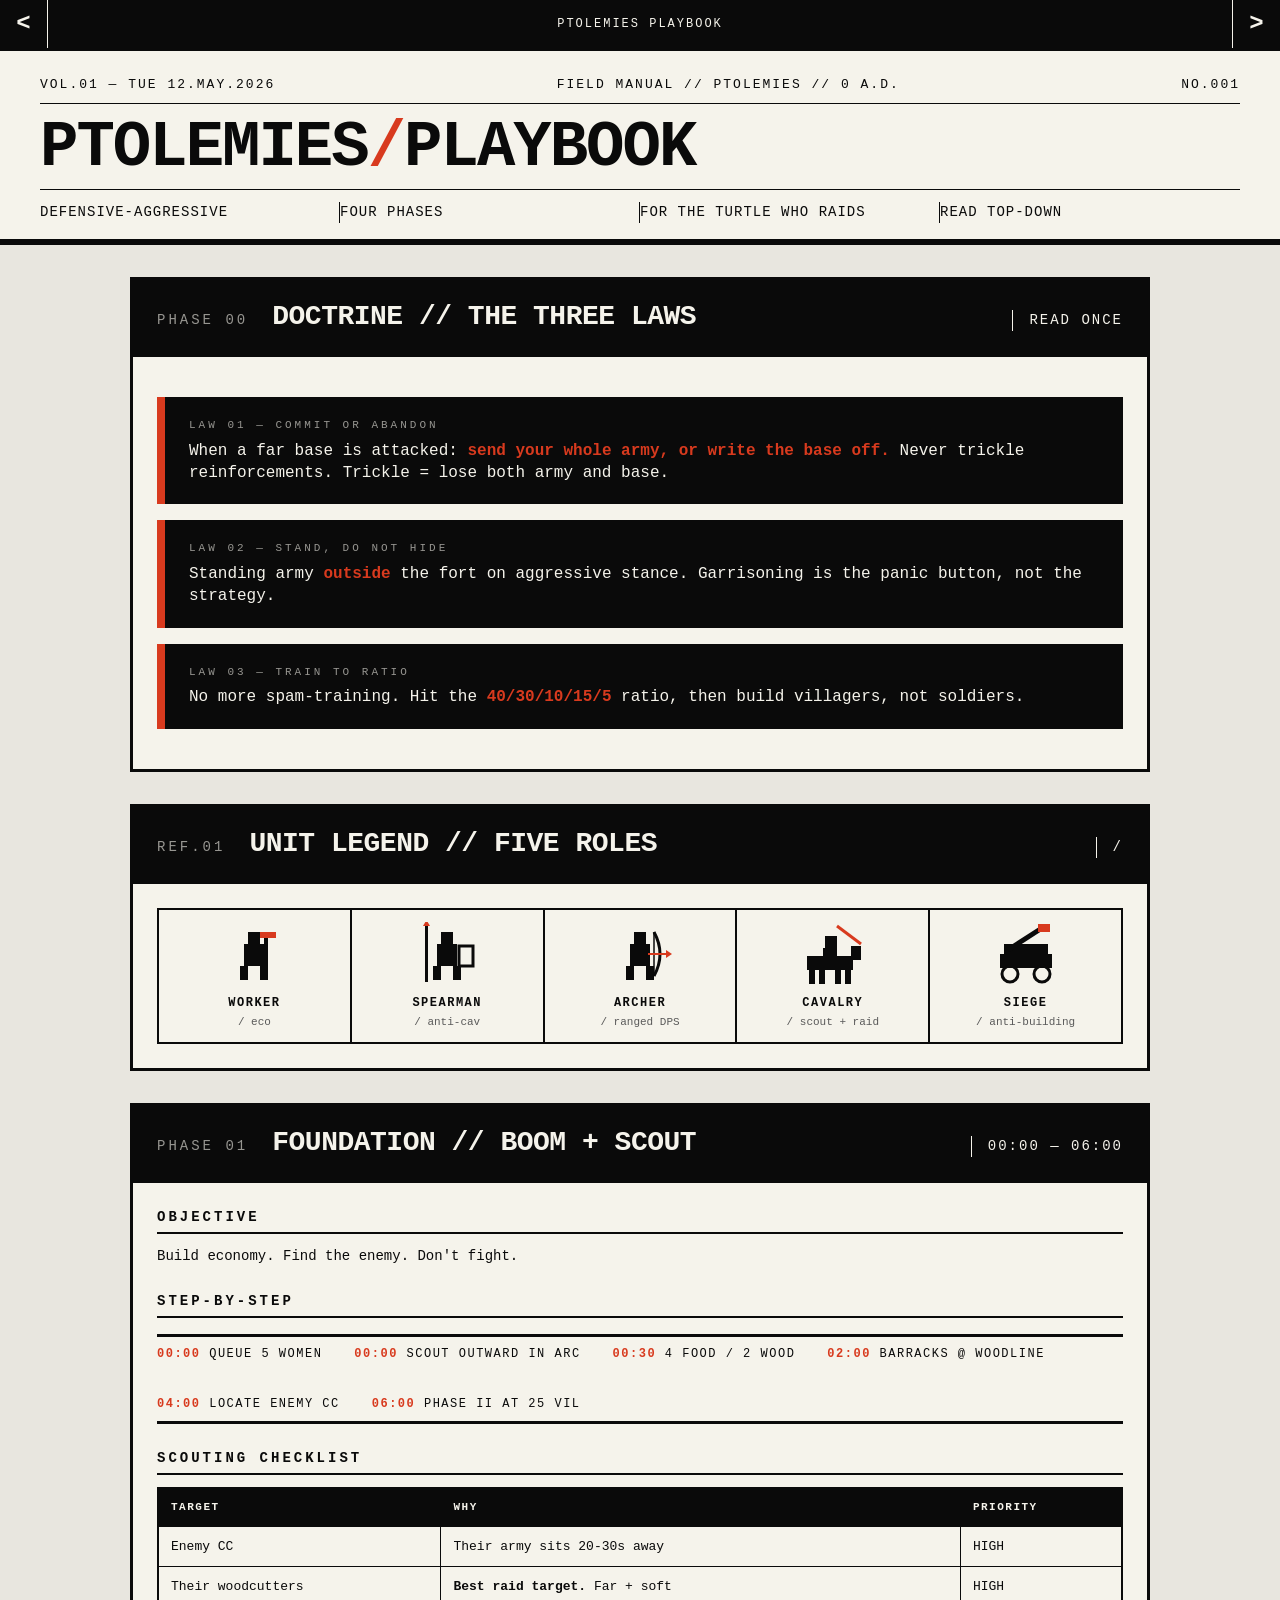
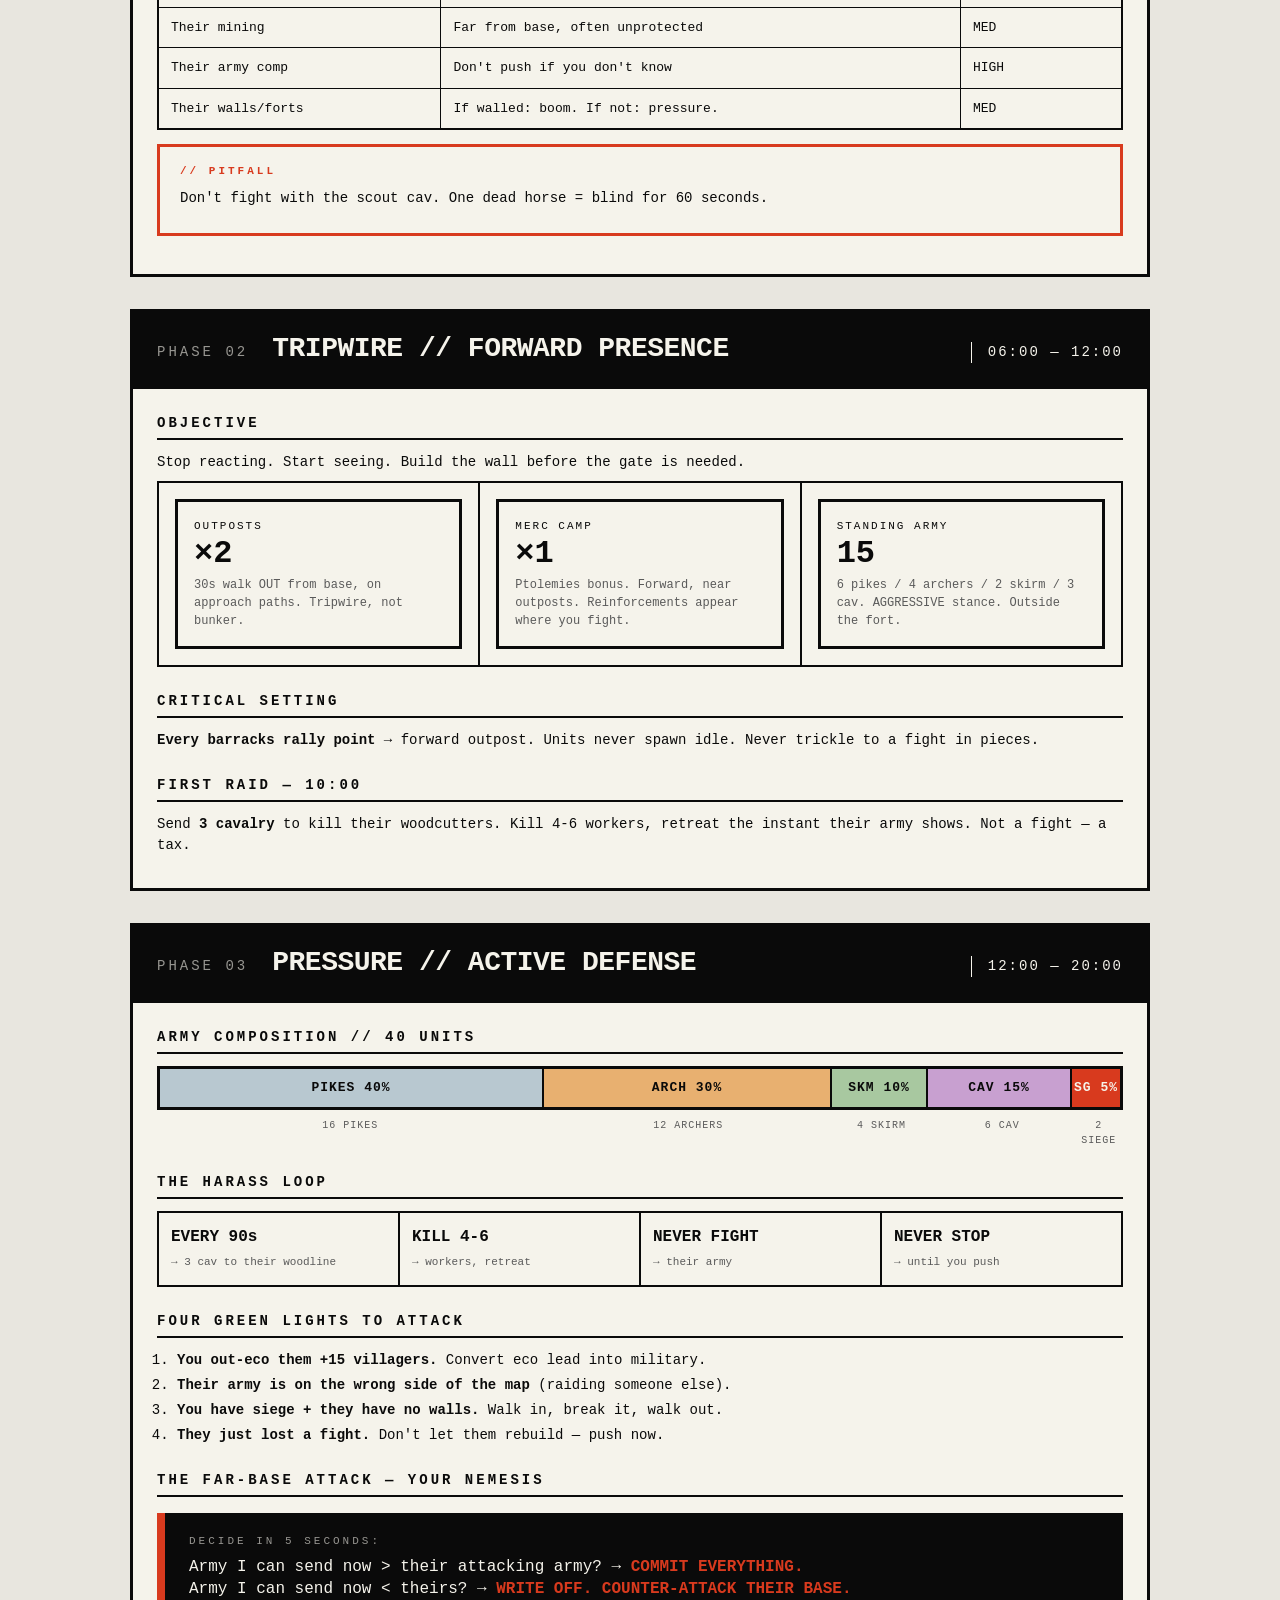
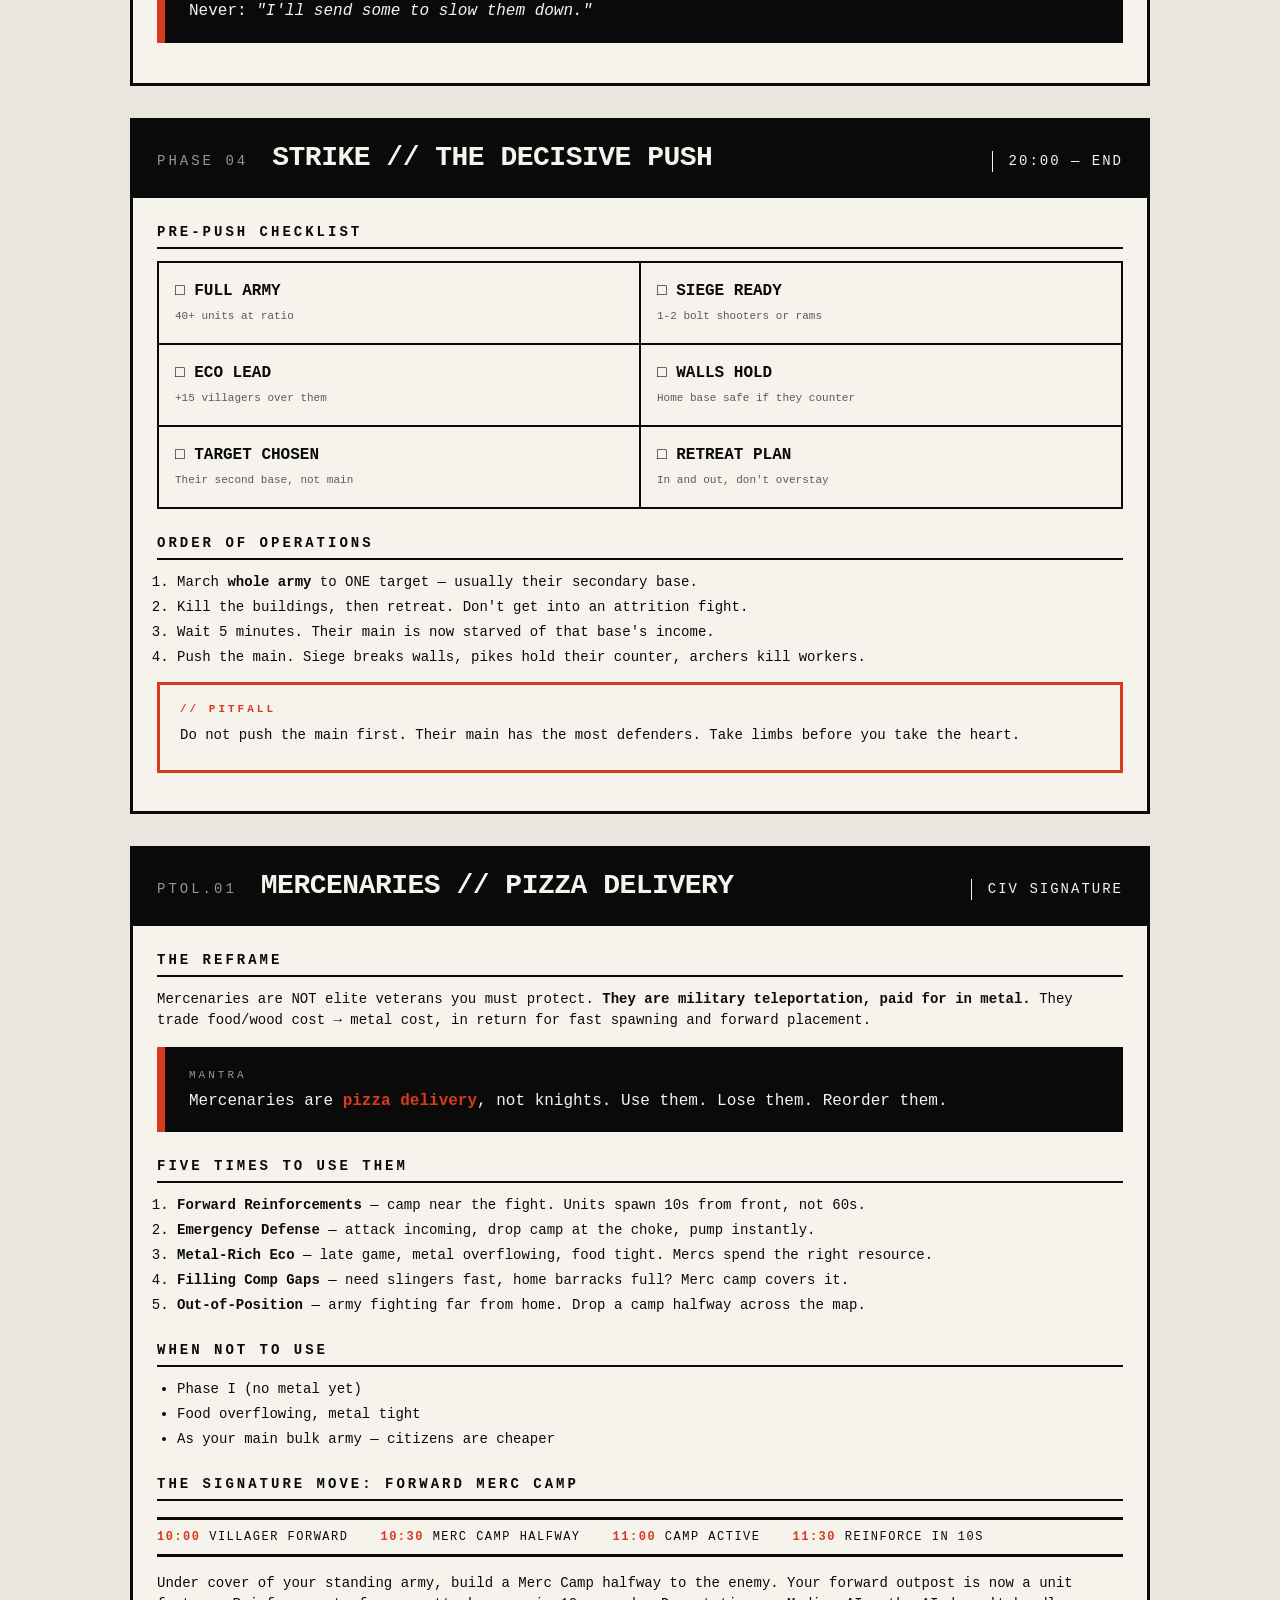
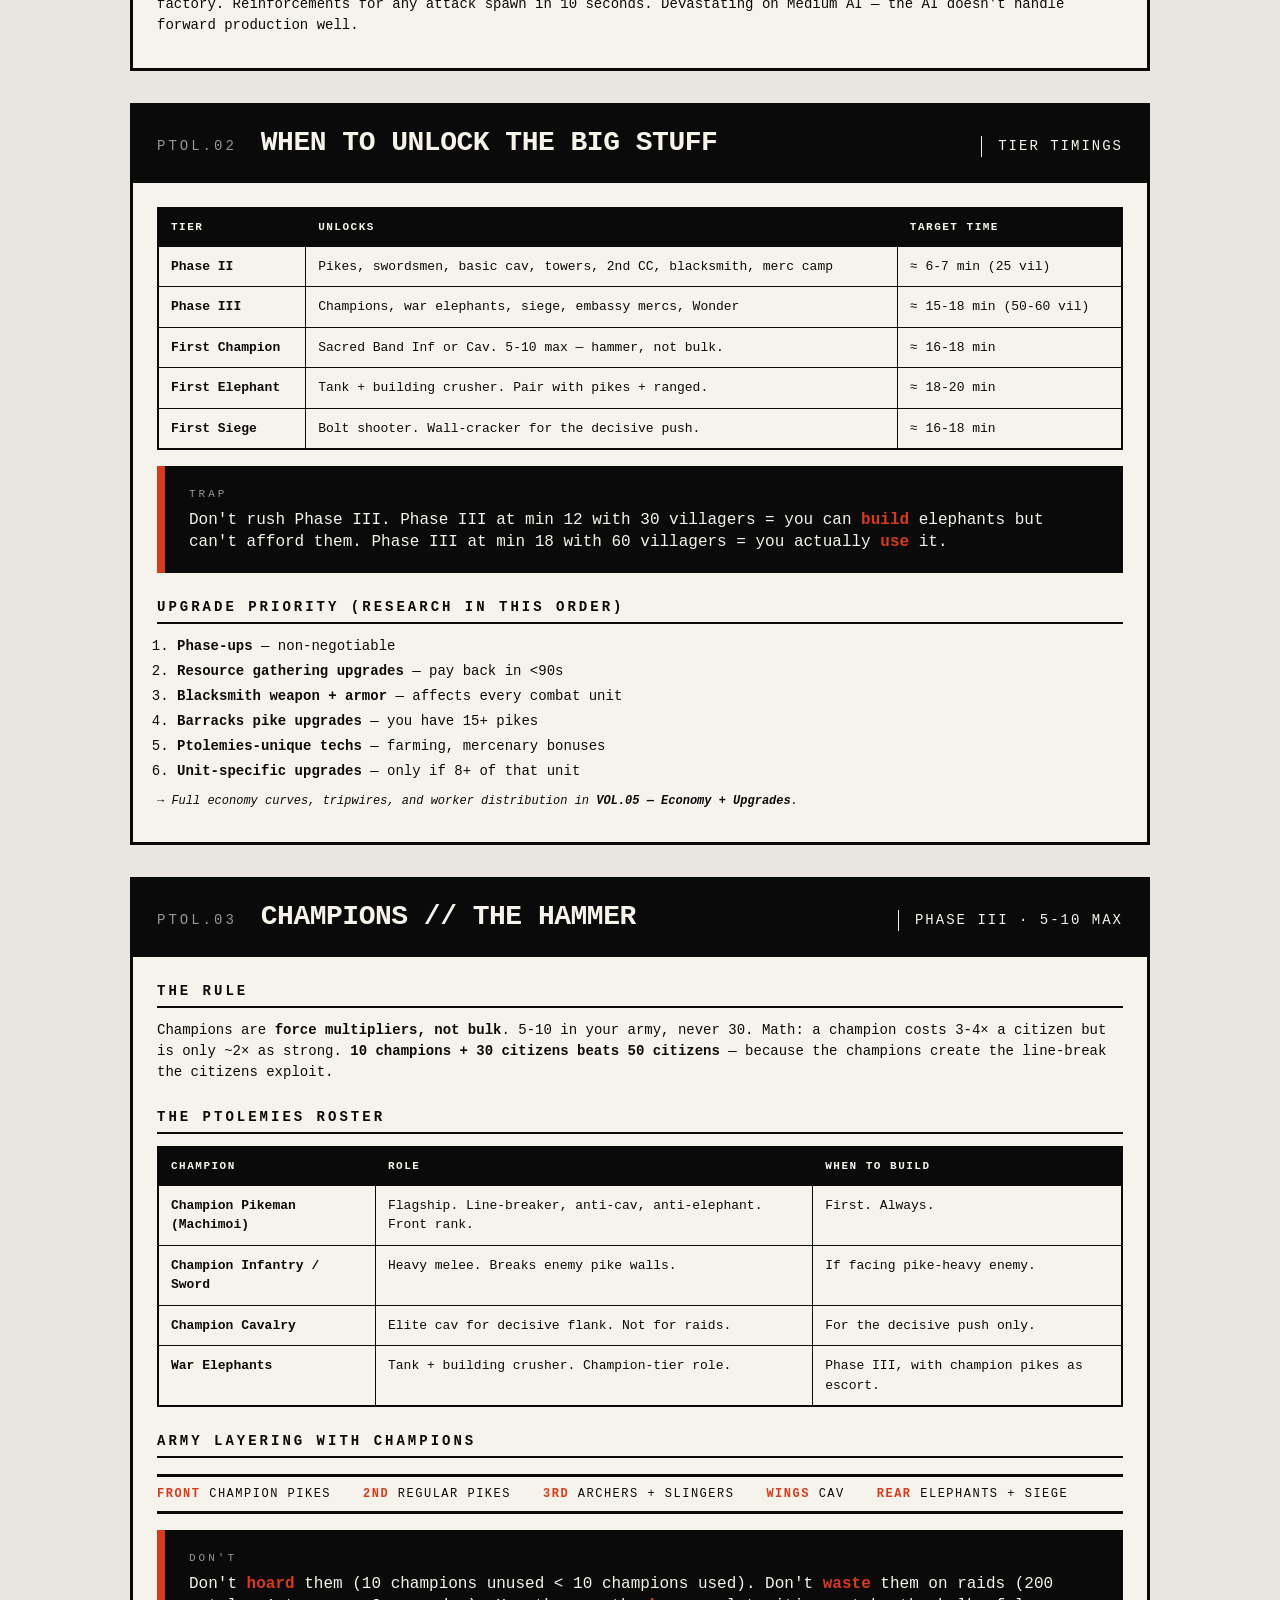
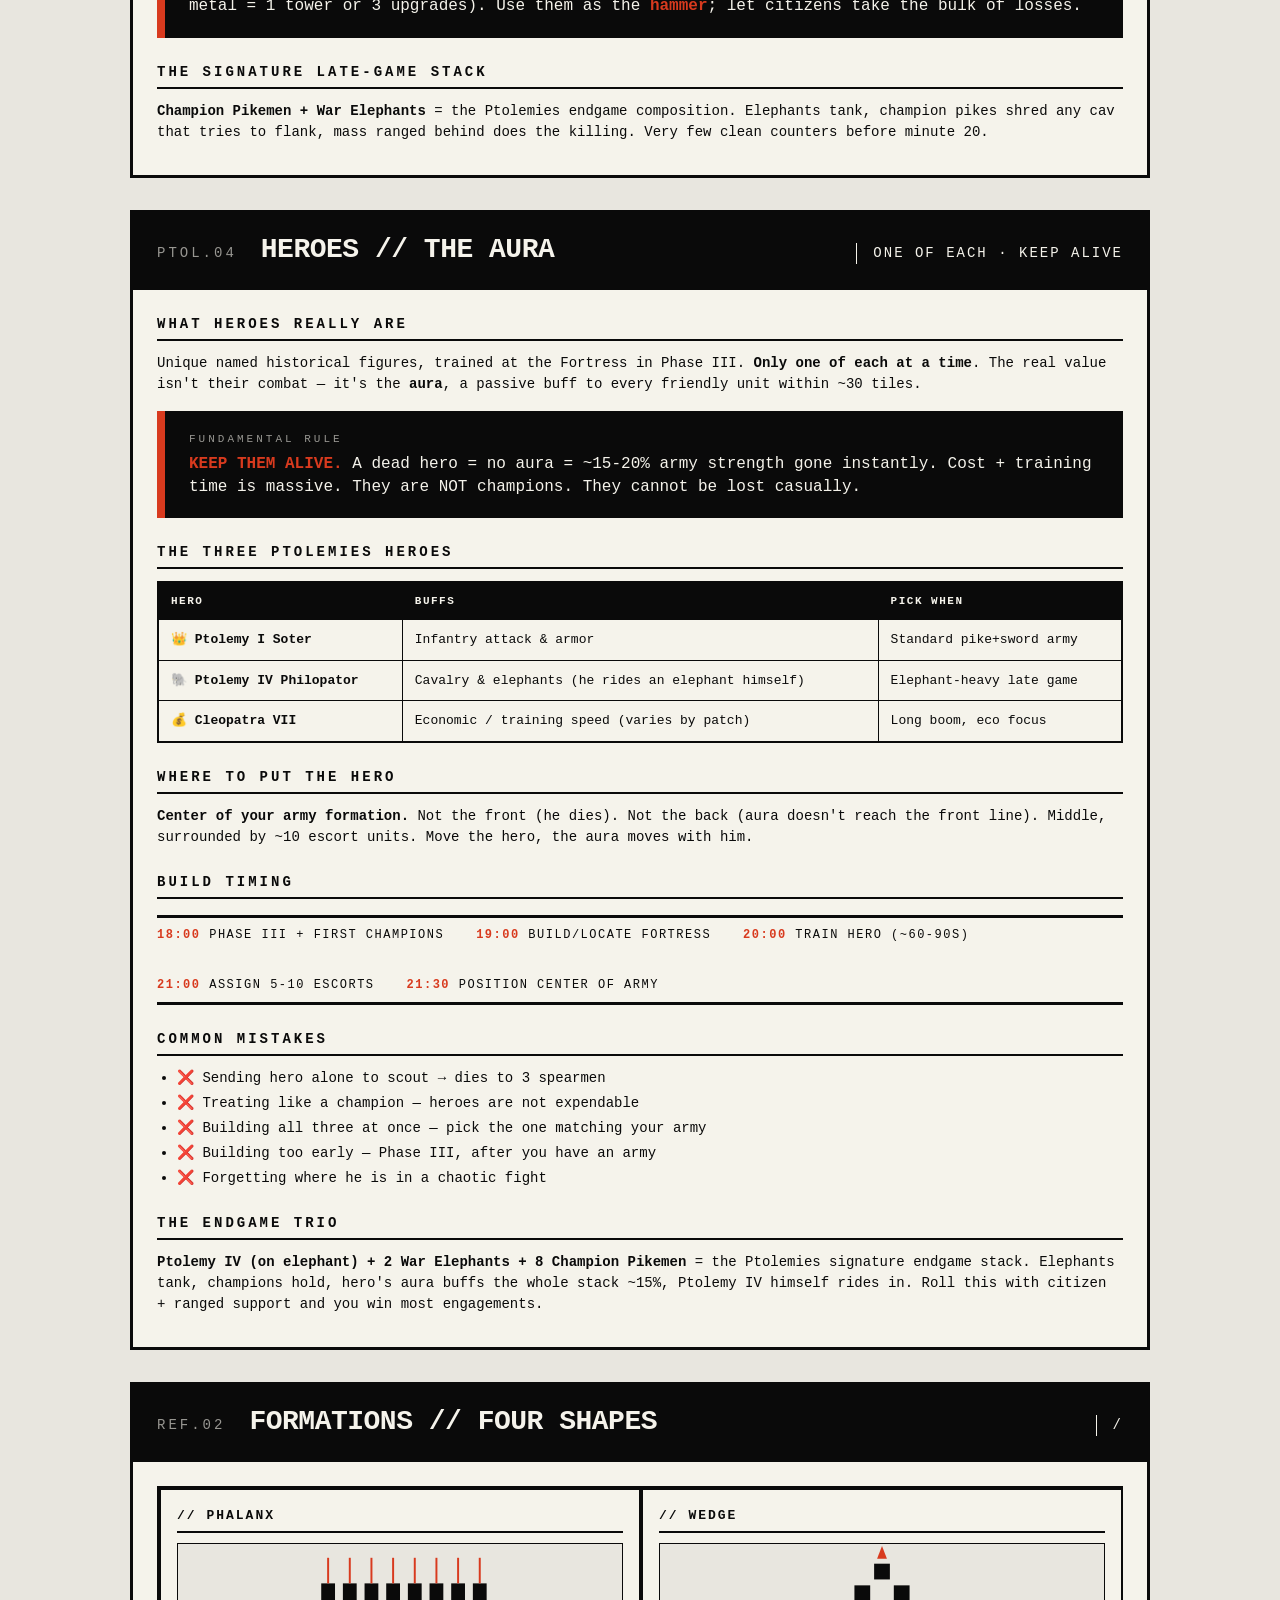
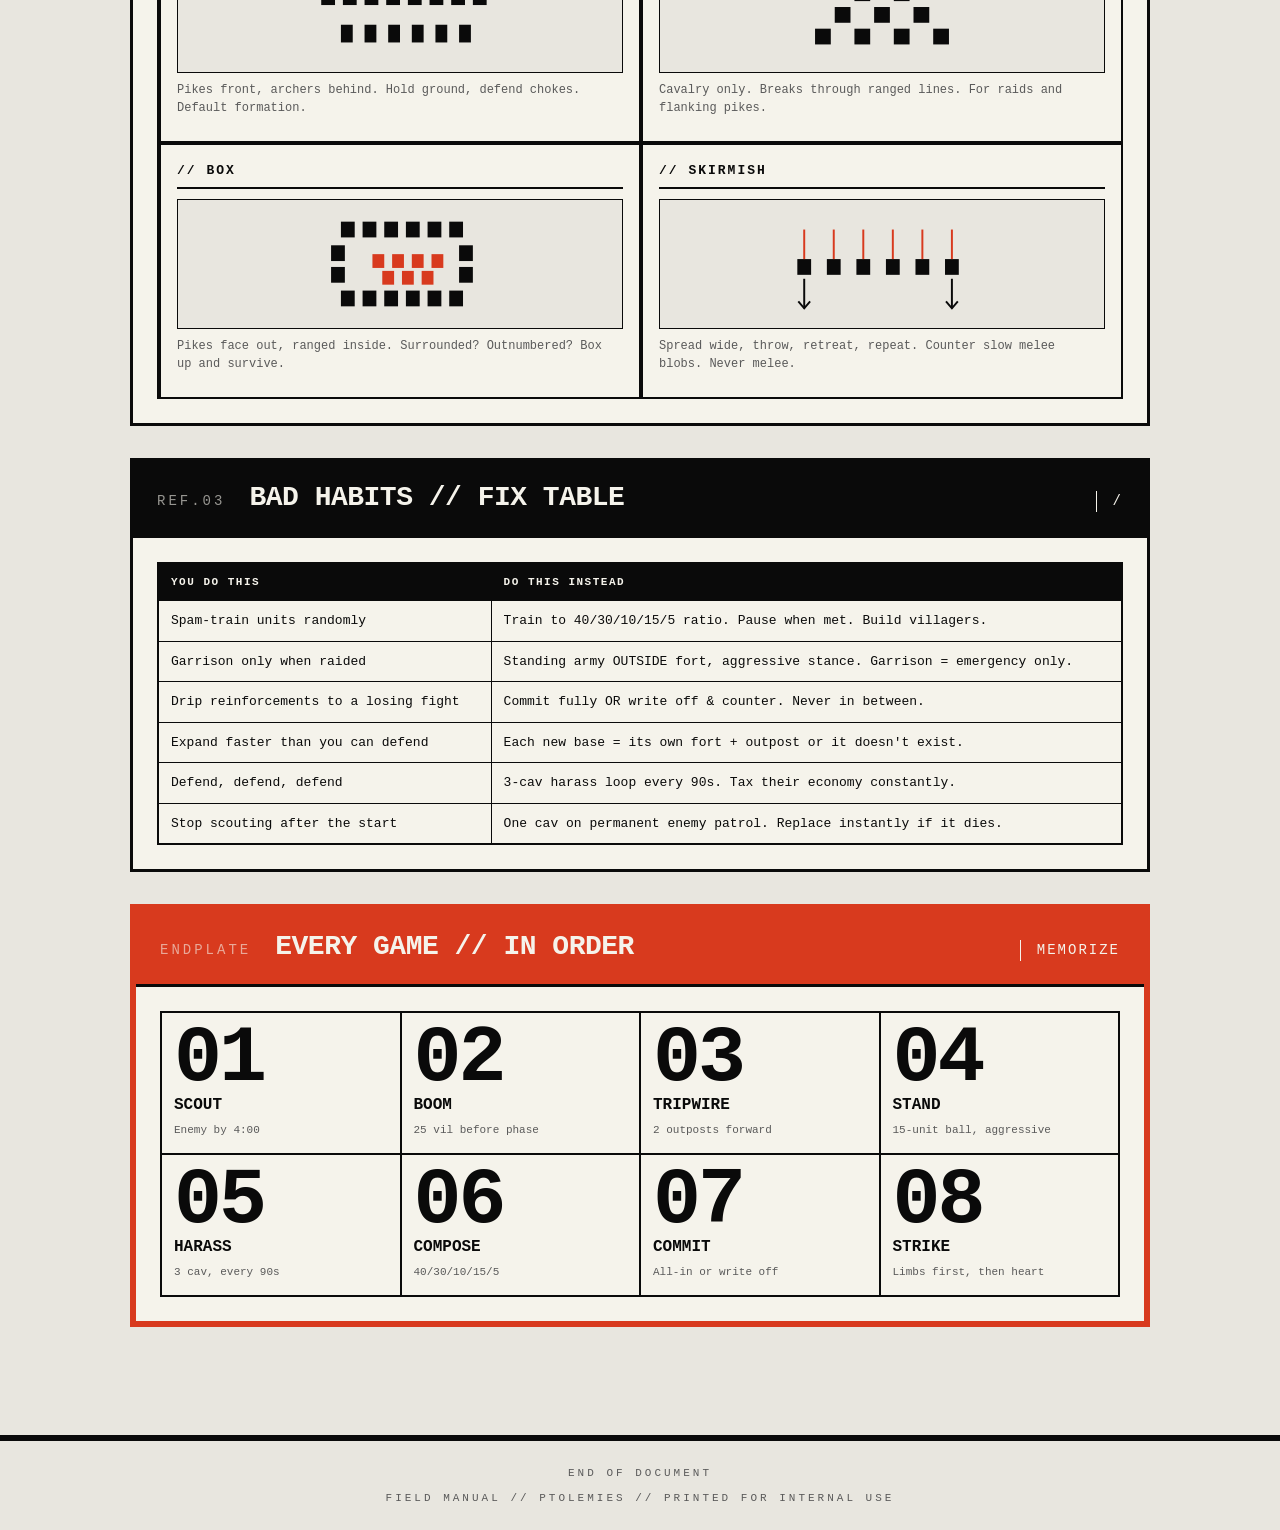
<file: manuals/Ptolemies Playbook.html>
<!DOCTYPE html>
<html lang="en">
<head>
<meta charset="UTF-8">
<title>PTOLEMIES // PLAYBOOK</title>
<style>
  :root {
    --bg: #e8e6df;
    --ink: #0a0a0a;
    --paper: #f5f3eb;
    --accent: #d83a1e;
    --rule: #0a0a0a;
    --mute: #5a5a5a;
  }
  * { box-sizing: border-box; margin: 0; padding: 0; }
  html, body { background: var(--bg); color: var(--ink); }
  body {
    font-family: "JetBrains Mono", "SF Mono", "Menlo", "Consolas", monospace;
    line-height: 1.5;
    padding: 0;
  }

  /* --- HEADER --- */
  .masthead {
    border-bottom: 6px solid var(--ink);
    padding: 24px 40px 16px;
    background: var(--paper);
  }
  .masthead .nameplate {
    font-size: 13px; letter-spacing: 2px; text-transform: uppercase;
    display: flex; justify-content: space-between;
    border-bottom: 1px solid var(--ink); padding-bottom: 8px; margin-bottom: 16px;
  }
  .masthead h1 {
    font-size: 64px; font-weight: 900; letter-spacing: -2px; line-height: 0.9;
    text-transform: uppercase;
  }
  .masthead h1 .slash { color: var(--accent); }
  .masthead .tagline {
    margin-top: 12px;
    font-size: 14px; text-transform: uppercase; letter-spacing: 1px;
    border-top: 1px solid var(--ink); padding-top: 12px;
    display: grid; grid-template-columns: repeat(4, 1fr); gap: 0;
  }
  .masthead .tagline span { border-right: 1px solid var(--ink); padding-right: 12px; }
  .masthead .tagline span:last-child { border-right: 0; }

  /* --- LAYOUT --- */
  main { padding: 0 40px 60px; max-width: 1100px; margin: 0 auto; }

  /* --- PHASE BLOCK --- */
  .phase {
    border: 3px solid var(--ink);
    margin-top: 32px;
    background: var(--paper);
  }
  .phase-header {
    background: var(--ink); color: var(--paper);
    padding: 16px 24px;
    display: flex; justify-content: space-between; align-items: baseline;
    border-bottom: 3px solid var(--ink);
  }
  .phase-header .ph-num {
    font-size: 14px; letter-spacing: 3px; opacity: 0.6;
  }
  .phase-header .ph-title {
    font-size: 28px; font-weight: 900; letter-spacing: -0.5px;
    text-transform: uppercase; flex: 1; padding: 0 24px;
  }
  .phase-header .ph-time {
    font-size: 14px; letter-spacing: 2px;
    border-left: 1px solid var(--paper); padding-left: 16px;
  }
  .phase-body { padding: 24px; }

  /* --- SECTION HEADING (inside phase) --- */
  h3.sec {
    font-size: 14px; letter-spacing: 3px; text-transform: uppercase;
    border-bottom: 2px solid var(--ink); padding-bottom: 4px; margin: 24px 0 12px;
  }
  h3.sec:first-child { margin-top: 0; }

  /* --- TEXT --- */
  p, li { font-size: 14px; }
  p { margin: 8px 0; }
  ul, ol { padding-left: 20px; }
  li { margin: 4px 0; }
  b { font-weight: 700; }
  .accent { color: var(--accent); font-weight: 700; }

  /* --- GRID BLOCKS --- */
  .grid-2 { display: grid; grid-template-columns: 1fr 1fr; gap: 0; border-top: 2px solid var(--ink); border-left: 2px solid var(--ink); }
  .grid-2 > div { border-right: 2px solid var(--ink); border-bottom: 2px solid var(--ink); padding: 16px; }
  .grid-3 { display: grid; grid-template-columns: repeat(3, 1fr); gap: 0; border-top: 2px solid var(--ink); border-left: 2px solid var(--ink); }
  .grid-3 > div { border-right: 2px solid var(--ink); border-bottom: 2px solid var(--ink); padding: 16px; }
  .grid-4 { display: grid; grid-template-columns: repeat(4, 1fr); gap: 0; border-top: 2px solid var(--ink); border-left: 2px solid var(--ink); }
  .grid-4 > div { border-right: 2px solid var(--ink); border-bottom: 2px solid var(--ink); padding: 12px; }
  .grid-5 { display: grid; grid-template-columns: repeat(5, 1fr); gap: 0; border-top: 2px solid var(--ink); border-left: 2px solid var(--ink); }
  .grid-5 > div { border-right: 2px solid var(--ink); border-bottom: 2px solid var(--ink); padding: 12px; text-align: center; }

  /* --- ICON ROW --- */
  .icon-cell svg { width: 64px; height: 64px; display: block; margin: 0 auto 8px; }
  .icon-cell .iname { font-size: 12px; text-transform: uppercase; letter-spacing: 1.5px; font-weight: 700; }
  .icon-cell .irole { font-size: 11px; color: var(--mute); margin-top: 2px; }

  /* --- TABLES --- */
  table { width: 100%; border-collapse: collapse; border: 2px solid var(--ink); }
  th, td { border: 1px solid var(--ink); padding: 10px 12px; text-align: left; vertical-align: top; font-size: 13px; }
  th { background: var(--ink); color: var(--paper); text-transform: uppercase; letter-spacing: 1.5px; font-size: 11px; }

  /* --- BIG STAT --- */
  .stat { border: 3px solid var(--ink); padding: 16px; }
  .stat .label { font-size: 11px; letter-spacing: 2px; text-transform: uppercase; }
  .stat .value { font-size: 32px; font-weight: 900; line-height: 1; margin-top: 4px; }
  .stat .desc { font-size: 12px; color: var(--mute); margin-top: 6px; }

  /* --- CALLOUTS --- */
  .rule {
    background: var(--ink); color: var(--paper);
    padding: 20px 24px; margin: 16px 0;
    border-left: 8px solid var(--accent);
  }
  .rule .rlabel {
    font-size: 11px; letter-spacing: 3px; opacity: 0.6; text-transform: uppercase;
  }
  .rule .rbody { font-size: 16px; margin-top: 6px; line-height: 1.4; }
  .rule .rbody b { color: var(--accent); }

  .warn-box {
    border: 3px solid var(--accent);
    padding: 16px 20px;
    margin: 14px 0;
    background: var(--paper);
  }
  .warn-box .wlabel {
    font-size: 11px; letter-spacing: 3px; text-transform: uppercase;
    color: var(--accent); font-weight: 700;
  }

  /* --- TIMELINE --- */
  .ticker {
    border-top: 3px solid var(--ink);
    border-bottom: 3px solid var(--ink);
    padding: 8px 0;
    margin: 16px 0;
    font-size: 12px;
    display: flex; gap: 32px; flex-wrap: wrap;
    text-transform: uppercase; letter-spacing: 1.5px;
  }
  .ticker .tk { white-space: nowrap; }
  .ticker .tk b { color: var(--accent); }

  /* --- COMPOSITION BAR --- */
  .comp-bar {
    display: flex; height: 44px; border: 3px solid var(--ink); margin: 8px 0;
  }
  .comp-seg {
    display: flex; align-items: center; justify-content: center;
    border-right: 2px solid var(--ink);
    font-weight: 700; font-size: 13px; text-transform: uppercase; letter-spacing: 1px;
  }
  .comp-seg:last-child { border-right: 0; }
  .seg-pike { background: #b8c8d0; }
  .seg-arch { background: #e8b070; }
  .seg-skirm { background: #a8c8a0; }
  .seg-cav { background: #c8a0d0; }
  .seg-siege { background: var(--accent); color: var(--paper); }
  .comp-labels {
    display: grid; grid-template-columns: 40fr 30fr 10fr 15fr 5fr;
    font-size: 10px; text-transform: uppercase; letter-spacing: 1px;
    color: var(--mute); margin-top: 2px;
  }
  .comp-labels span { text-align: center; }

  /* --- FORMATIONS --- */
  .formation { border: 2px solid var(--ink); padding: 12px; }
  .formation h4 {
    font-size: 13px; letter-spacing: 2px; text-transform: uppercase;
    border-bottom: 2px solid var(--ink); padding-bottom: 6px; margin-bottom: 10px;
  }
  .formation svg { width: 100%; height: 130px; background: var(--bg); display: block; border: 1px solid var(--ink); }
  .formation .fdesc { font-size: 12px; margin-top: 8px; color: var(--mute); }

  /* --- FOOTER --- */
  .footer {
    margin-top: 48px;
    border-top: 6px solid var(--ink);
    padding: 24px 40px;
    text-align: center;
    font-size: 11px; letter-spacing: 3px; text-transform: uppercase; color: var(--mute);
  }
  .footer .colophon { margin-top: 8px; }

  /* --- LINKS / numbers --- */
  .bignum {
    font-size: 80px; font-weight: 900; line-height: 0.85;
    letter-spacing: -3px;
  }

  /* VOLUME NAV */
  .volume-nav {
    display: grid;
    grid-template-columns: 48px minmax(0, 1fr) 48px;
    align-items: center;
    gap: 0;
    background: var(--ink);
    color: var(--paper);
    border-bottom: 3px solid var(--ink);
  }
  .volume-nav a {
    color: inherit;
    text-decoration: none;
  }
  .volume-arrow {
    display: grid;
    place-items: center;
    min-height: 48px;
    border-right: 1px solid var(--paper);
    font-size: 24px;
    font-weight: 900;
  }
  .volume-arrow.next {
    border-right: 0;
    border-left: 1px solid var(--paper);
  }
  .volume-title {
    min-width: 0;
    padding: 12px 16px;
    text-align: center;
    font-size: 12px;
    letter-spacing: 2px;
    text-transform: uppercase;
    white-space: nowrap;
    overflow: hidden;
    text-overflow: ellipsis;
  }
  .volume-arrow:hover,
  .volume-arrow:focus-visible {
    background: var(--accent);
    outline: 0;
  }

</style>
</head>
<body>
<nav class="volume-nav" aria-label="Volume navigation">
  <a class="volume-arrow prev" href="Army%20Counter%20Guide.html" aria-label="Previous volume">&lt;</a>
  <div class="volume-title">Ptolemies Playbook</div>
  <a class="volume-arrow next" href="Attack%20Strategies.html" aria-label="Next volume">&gt;</a>
</nav>

<!-- =================== MASTHEAD =================== -->
<header class="masthead">
  <div class="nameplate">
    <span>VOL.01 — TUE 12.MAY.2026</span>
    <span>FIELD MANUAL // PTOLEMIES // 0 A.D.</span>
    <span>NO.001</span>
  </div>
  <h1>PTOLEMIES<span class="slash">/</span>PLAYBOOK</h1>
  <div class="tagline">
    <span>DEFENSIVE-AGGRESSIVE</span>
    <span>FOUR PHASES</span>
    <span>FOR THE TURTLE WHO RAIDS</span>
    <span>READ TOP-DOWN</span>
  </div>
</header>

<main>

<!-- =================== ZERO: DOCTRINE =================== -->
<section class="phase">
  <div class="phase-header">
    <span class="ph-num">PHASE 00</span>
    <span class="ph-title">Doctrine // The Three Laws</span>
    <span class="ph-time">READ ONCE</span>
  </div>
  <div class="phase-body">

    <div class="rule">
      <div class="rlabel">LAW 01 — COMMIT OR ABANDON</div>
      <div class="rbody">When a far base is attacked: <b>send your whole army, or write the base off.</b> Never trickle reinforcements. Trickle = lose both army and base.</div>
    </div>

    <div class="rule">
      <div class="rlabel">LAW 02 — STAND, DO NOT HIDE</div>
      <div class="rbody">Standing army <b>outside</b> the fort on aggressive stance. Garrisoning is the panic button, not the strategy.</div>
    </div>

    <div class="rule">
      <div class="rlabel">LAW 03 — TRAIN TO RATIO</div>
      <div class="rbody">No more spam-training. Hit the <b>40/30/10/15/5</b> ratio, then build villagers, not soldiers.</div>
    </div>

  </div>
</section>

<!-- =================== UNIT LEGEND =================== -->
<section class="phase">
  <div class="phase-header">
    <span class="ph-num">REF.01</span>
    <span class="ph-title">Unit Legend // Five Roles</span>
    <span class="ph-time">/</span>
  </div>
  <div class="phase-body">
    <div class="grid-5">
      <div class="icon-cell">
        <svg viewBox="0 0 64 64">
          <rect x="26" y="10" width="12" height="12" fill="#0a0a0a"/>
          <rect x="22" y="22" width="20" height="22" fill="#0a0a0a"/>
          <rect x="18" y="44" width="8" height="14" fill="#0a0a0a"/>
          <rect x="38" y="44" width="8" height="14" fill="#0a0a0a"/>
          <rect x="42" y="14" width="4" height="32" fill="#0a0a0a"/>
          <rect x="38" y="10" width="16" height="6" fill="#d83a1e"/>
        </svg>
        <div class="iname">Worker</div>
        <div class="irole">/ eco</div>
      </div>
      <div class="icon-cell">
        <svg viewBox="0 0 64 64">
          <rect x="26" y="10" width="12" height="12" fill="#0a0a0a"/>
          <rect x="22" y="22" width="20" height="22" fill="#0a0a0a"/>
          <rect x="18" y="44" width="8" height="14" fill="#0a0a0a"/>
          <rect x="38" y="44" width="8" height="14" fill="#0a0a0a"/>
          <rect x="10" y="4" width="3" height="56" fill="#0a0a0a"/>
          <polygon points="8,4 15,4 11.5,-2" fill="#d83a1e"/>
          <rect x="44" y="24" width="14" height="20" fill="none" stroke="#0a0a0a" stroke-width="3"/>
        </svg>
        <div class="iname">Spearman</div>
        <div class="irole">/ anti-cav</div>
      </div>
      <div class="icon-cell">
        <svg viewBox="0 0 64 64">
          <rect x="26" y="10" width="12" height="12" fill="#0a0a0a"/>
          <rect x="22" y="22" width="20" height="22" fill="#0a0a0a"/>
          <rect x="18" y="44" width="8" height="14" fill="#0a0a0a"/>
          <rect x="38" y="44" width="8" height="14" fill="#0a0a0a"/>
          <path d="M46,10 Q58,32 46,54" fill="none" stroke="#0a0a0a" stroke-width="3"/>
          <line x1="46" y1="10" x2="46" y2="54" stroke="#0a0a0a" stroke-width="1.5"/>
          <line x1="40" y1="32" x2="62" y2="32" stroke="#d83a1e" stroke-width="2"/>
          <polygon points="58,28 64,32 58,36" fill="#d83a1e"/>
        </svg>
        <div class="iname">Archer</div>
        <div class="irole">/ ranged DPS</div>
      </div>
      <div class="icon-cell">
        <svg viewBox="0 0 64 64">
          <rect x="6" y="34" width="46" height="14" fill="#0a0a0a"/>
          <rect x="50" y="24" width="10" height="14" fill="#0a0a0a"/>
          <rect x="8" y="48" width="6" height="14" fill="#0a0a0a"/>
          <rect x="18" y="48" width="6" height="14" fill="#0a0a0a"/>
          <rect x="34" y="48" width="6" height="14" fill="#0a0a0a"/>
          <rect x="44" y="48" width="6" height="14" fill="#0a0a0a"/>
          <rect x="24" y="14" width="12" height="12" fill="#0a0a0a"/>
          <rect x="22" y="26" width="14" height="12" fill="#0a0a0a"/>
          <line x1="36" y1="4" x2="60" y2="22" stroke="#d83a1e" stroke-width="3"/>
        </svg>
        <div class="iname">Cavalry</div>
        <div class="irole">/ scout + raid</div>
      </div>
      <div class="icon-cell">
        <svg viewBox="0 0 64 64">
          <rect x="6" y="32" width="52" height="14" fill="#0a0a0a"/>
          <rect x="10" y="22" width="44" height="10" fill="#0a0a0a"/>
          <line x1="14" y1="28" x2="48" y2="6" stroke="#0a0a0a" stroke-width="5"/>
          <rect x="44" y="2" width="12" height="8" fill="#d83a1e"/>
          <circle cx="16" cy="52" r="8" fill="none" stroke="#0a0a0a" stroke-width="3"/>
          <circle cx="48" cy="52" r="8" fill="none" stroke="#0a0a0a" stroke-width="3"/>
        </svg>
        <div class="iname">Siege</div>
        <div class="irole">/ anti-building</div>
      </div>
    </div>
  </div>
</section>

<!-- =================== PHASE I =================== -->
<section class="phase">
  <div class="phase-header">
    <span class="ph-num">PHASE 01</span>
    <span class="ph-title">Foundation // Boom + Scout</span>
    <span class="ph-time">00:00 — 06:00</span>
  </div>
  <div class="phase-body">

    <h3 class="sec">Objective</h3>
    <p>Build economy. Find the enemy. Don't fight.</p>

    <h3 class="sec">Step-by-step</h3>
    <div class="ticker">
      <span class="tk"><b>00:00</b> queue 5 women</span>
      <span class="tk"><b>00:00</b> scout outward in arc</span>
      <span class="tk"><b>00:30</b> 4 food / 2 wood</span>
      <span class="tk"><b>02:00</b> barracks @ woodline</span>
      <span class="tk"><b>04:00</b> locate enemy CC</span>
      <span class="tk"><b>06:00</b> phase II at 25 vil</span>
    </div>

    <h3 class="sec">Scouting checklist</h3>
    <table>
      <tr><th>Target</th><th>Why</th><th>Priority</th></tr>
      <tr><td>Enemy CC</td><td>Their army sits 20-30s away</td><td>HIGH</td></tr>
      <tr><td>Their woodcutters</td><td><b>Best raid target.</b> Far + soft</td><td>HIGH</td></tr>
      <tr><td>Their mining</td><td>Far from base, often unprotected</td><td>MED</td></tr>
      <tr><td>Their army comp</td><td>Don't push if you don't know</td><td>HIGH</td></tr>
      <tr><td>Their walls/forts</td><td>If walled: boom. If not: pressure.</td><td>MED</td></tr>
    </table>

    <div class="warn-box">
      <div class="wlabel">// Pitfall</div>
      <p>Don't fight with the scout cav. One dead horse = blind for 60 seconds.</p>
    </div>
  </div>
</section>

<!-- =================== PHASE II =================== -->
<section class="phase">
  <div class="phase-header">
    <span class="ph-num">PHASE 02</span>
    <span class="ph-title">Tripwire // Forward Presence</span>
    <span class="ph-time">06:00 — 12:00</span>
  </div>
  <div class="phase-body">

    <h3 class="sec">Objective</h3>
    <p>Stop reacting. Start seeing. Build the wall before the gate is needed.</p>

    <div class="grid-3">
      <div>
        <div class="stat">
          <div class="label">Outposts</div>
          <div class="value">×2</div>
          <div class="desc">30s walk OUT from base, on approach paths. Tripwire, not bunker.</div>
        </div>
      </div>
      <div>
        <div class="stat">
          <div class="label">Merc Camp</div>
          <div class="value">×1</div>
          <div class="desc">Ptolemies bonus. Forward, near outposts. Reinforcements appear where you fight.</div>
        </div>
      </div>
      <div>
        <div class="stat">
          <div class="label">Standing Army</div>
          <div class="value">15</div>
          <div class="desc">6 pikes / 4 archers / 2 skirm / 3 cav. AGGRESSIVE stance. Outside the fort.</div>
        </div>
      </div>
    </div>

    <h3 class="sec">Critical setting</h3>
    <p><b>Every barracks rally point</b> → forward outpost. Units never spawn idle. Never trickle to a fight in pieces.</p>

    <h3 class="sec">First raid — 10:00</h3>
    <p>Send <b>3 cavalry</b> to kill their woodcutters. Kill 4-6 workers, retreat the instant their army shows. Not a fight — a tax.</p>

  </div>
</section>

<!-- =================== PHASE III =================== -->
<section class="phase">
  <div class="phase-header">
    <span class="ph-num">PHASE 03</span>
    <span class="ph-title">Pressure // Active Defense</span>
    <span class="ph-time">12:00 — 20:00</span>
  </div>
  <div class="phase-body">

    <h3 class="sec">Army composition // 40 units</h3>
    <div class="comp-bar">
      <div class="comp-seg seg-pike" style="width:40%">PIKES 40%</div>
      <div class="comp-seg seg-arch" style="width:30%">ARCH 30%</div>
      <div class="comp-seg seg-skirm" style="width:10%">SKM 10%</div>
      <div class="comp-seg seg-cav" style="width:15%">CAV 15%</div>
      <div class="comp-seg seg-siege" style="width:5%">SG 5%</div>
    </div>
    <div class="comp-labels">
      <span>16 pikes</span><span>12 archers</span><span>4 skirm</span><span>6 cav</span><span>2 siege</span>
    </div>

    <h3 class="sec">The harass loop</h3>
    <div class="grid-4">
      <div><b>EVERY 90s</b><br><span style="font-size:11px;color:var(--mute)">→ 3 cav to their woodline</span></div>
      <div><b>KILL 4-6</b><br><span style="font-size:11px;color:var(--mute)">→ workers, retreat</span></div>
      <div><b>NEVER FIGHT</b><br><span style="font-size:11px;color:var(--mute)">→ their army</span></div>
      <div><b>NEVER STOP</b><br><span style="font-size:11px;color:var(--mute)">→ until you push</span></div>
    </div>

    <h3 class="sec">Four green lights to attack</h3>
    <ol>
      <li><b>You out-eco them +15 villagers.</b> Convert eco lead into military.</li>
      <li><b>Their army is on the wrong side of the map</b> (raiding someone else).</li>
      <li><b>You have siege + they have no walls.</b> Walk in, break it, walk out.</li>
      <li><b>They just lost a fight.</b> Don't let them rebuild — push now.</li>
    </ol>

    <h3 class="sec">The far-base attack — your nemesis</h3>
    <div class="rule">
      <div class="rlabel">Decide in 5 seconds:</div>
      <div class="rbody">
        Army I can send now &gt; their attacking army? → <b>COMMIT EVERYTHING.</b><br>
        Army I can send now &lt; theirs? → <b>WRITE OFF. COUNTER-ATTACK THEIR BASE.</b><br>
        Never: <i>"I'll send some to slow them down."</i>
      </div>
    </div>
  </div>
</section>

<!-- =================== PHASE IV =================== -->
<section class="phase">
  <div class="phase-header">
    <span class="ph-num">PHASE 04</span>
    <span class="ph-title">Strike // The Decisive Push</span>
    <span class="ph-time">20:00 — END</span>
  </div>
  <div class="phase-body">

    <h3 class="sec">Pre-push checklist</h3>
    <div class="grid-2">
      <div><b>□ FULL ARMY</b><br><span style="font-size:11px;color:var(--mute)">40+ units at ratio</span></div>
      <div><b>□ SIEGE READY</b><br><span style="font-size:11px;color:var(--mute)">1-2 bolt shooters or rams</span></div>
      <div><b>□ ECO LEAD</b><br><span style="font-size:11px;color:var(--mute)">+15 villagers over them</span></div>
      <div><b>□ WALLS HOLD</b><br><span style="font-size:11px;color:var(--mute)">Home base safe if they counter</span></div>
      <div><b>□ TARGET CHOSEN</b><br><span style="font-size:11px;color:var(--mute)">Their second base, not main</span></div>
      <div><b>□ RETREAT PLAN</b><br><span style="font-size:11px;color:var(--mute)">In and out, don't overstay</span></div>
    </div>

    <h3 class="sec">Order of operations</h3>
    <ol>
      <li>March <b>whole army</b> to ONE target — usually their secondary base.</li>
      <li>Kill the buildings, then retreat. Don't get into an attrition fight.</li>
      <li>Wait 5 minutes. Their main is now starved of that base's income.</li>
      <li>Push the main. Siege breaks walls, pikes hold their counter, archers kill workers.</li>
    </ol>

    <div class="warn-box">
      <div class="wlabel">// Pitfall</div>
      <p>Do not push the main first. Their main has the most defenders. Take limbs before you take the heart.</p>
    </div>
  </div>
</section>

<!-- =================== PTOL.MERCS =================== -->
<section class="phase">
  <div class="phase-header">
    <span class="ph-num">PTOL.01</span>
    <span class="ph-title">Mercenaries // Pizza Delivery</span>
    <span class="ph-time">CIV SIGNATURE</span>
  </div>
  <div class="phase-body">

    <h3 class="sec">The reframe</h3>
    <p>Mercenaries are NOT elite veterans you must protect. <b>They are military teleportation, paid for in metal.</b> They trade food/wood cost → metal cost, in return for fast spawning and forward placement.</p>

    <div class="rule">
      <div class="rlabel">MANTRA</div>
      <div class="rbody">Mercenaries are <b>pizza delivery</b>, not knights. Use them. Lose them. Reorder them.</div>
    </div>

    <h3 class="sec">Five times to use them</h3>
    <ol>
      <li><b>Forward Reinforcements</b> — camp near the fight. Units spawn 10s from front, not 60s.</li>
      <li><b>Emergency Defense</b> — attack incoming, drop camp at the choke, pump instantly.</li>
      <li><b>Metal-Rich Eco</b> — late game, metal overflowing, food tight. Mercs spend the right resource.</li>
      <li><b>Filling Comp Gaps</b> — need slingers fast, home barracks full? Merc camp covers it.</li>
      <li><b>Out-of-Position</b> — army fighting far from home. Drop a camp halfway across the map.</li>
    </ol>

    <h3 class="sec">When NOT to use</h3>
    <ul>
      <li>Phase I (no metal yet)</li>
      <li>Food overflowing, metal tight</li>
      <li>As your main bulk army — citizens are cheaper</li>
    </ul>

    <h3 class="sec">The signature move: Forward Merc Camp</h3>
    <div class="ticker">
      <span class="tk"><b>10:00</b> villager forward</span>
      <span class="tk"><b>10:30</b> merc camp halfway</span>
      <span class="tk"><b>11:00</b> camp active</span>
      <span class="tk"><b>11:30</b> reinforce in 10s</span>
    </div>
    <p>Under cover of your standing army, build a Merc Camp halfway to the enemy. Your forward outpost is now a unit factory. Reinforcements for any attack spawn in 10 seconds. Devastating on Medium AI — the AI doesn't handle forward production well.</p>
  </div>
</section>

<!-- =================== TIER UNLOCKS =================== -->
<section class="phase">
  <div class="phase-header">
    <span class="ph-num">PTOL.02</span>
    <span class="ph-title">When to Unlock the Big Stuff</span>
    <span class="ph-time">TIER TIMINGS</span>
  </div>
  <div class="phase-body">
    <table>
      <tr><th>Tier</th><th>Unlocks</th><th>Target time</th></tr>
      <tr><td><b>Phase II</b></td><td>Pikes, swordsmen, basic cav, towers, 2nd CC, blacksmith, merc camp</td><td>≈ 6-7 min (25 vil)</td></tr>
      <tr><td><b>Phase III</b></td><td>Champions, war elephants, siege, embassy mercs, Wonder</td><td>≈ 15-18 min (50-60 vil)</td></tr>
      <tr><td><b>First Champion</b></td><td>Sacred Band Inf or Cav. 5-10 max — hammer, not bulk.</td><td>≈ 16-18 min</td></tr>
      <tr><td><b>First Elephant</b></td><td>Tank + building crusher. Pair with pikes + ranged.</td><td>≈ 18-20 min</td></tr>
      <tr><td><b>First Siege</b></td><td>Bolt shooter. Wall-cracker for the decisive push.</td><td>≈ 16-18 min</td></tr>
    </table>

    <div class="rule">
      <div class="rlabel">TRAP</div>
      <div class="rbody">Don't rush Phase III. Phase III at min 12 with 30 villagers = you can <b>build</b> elephants but can't afford them. Phase III at min 18 with 60 villagers = you actually <b>use</b> it.</div>
    </div>

    <h3 class="sec">Upgrade priority (research in this order)</h3>
    <ol>
      <li><b>Phase-ups</b> — non-negotiable</li>
      <li><b>Resource gathering upgrades</b> — pay back in &lt;90s</li>
      <li><b>Blacksmith weapon + armor</b> — affects every combat unit</li>
      <li><b>Barracks pike upgrades</b> — you have 15+ pikes</li>
      <li><b>Ptolemies-unique techs</b> — farming, mercenary bonuses</li>
      <li><b>Unit-specific upgrades</b> — only if 8+ of that unit</li>
    </ol>

    <p style="font-size: 12px; color: var(--dim); margin-top: 10px;"><i>→ Full economy curves, tripwires, and worker distribution in <b>VOL.05 — Economy + Upgrades</b>.</i></p>
  </div>
</section>

<!-- =================== PTOL.03 CHAMPIONS =================== -->
<section class="phase">
  <div class="phase-header">
    <span class="ph-num">PTOL.03</span>
    <span class="ph-title">Champions // The Hammer</span>
    <span class="ph-time">PHASE III · 5-10 MAX</span>
  </div>
  <div class="phase-body">

    <h3 class="sec">The rule</h3>
    <p>Champions are <b>force multipliers, not bulk</b>. 5-10 in your army, never 30. Math: a champion costs 3-4× a citizen but is only ~2× as strong. <b>10 champions + 30 citizens beats 50 citizens</b> — because the champions create the line-break the citizens exploit.</p>

    <h3 class="sec">The Ptolemies roster</h3>
    <table>
      <tr><th>Champion</th><th>Role</th><th>When to build</th></tr>
      <tr><td><b>Champion Pikeman (Machimoi)</b></td><td>Flagship. Line-breaker, anti-cav, anti-elephant. Front rank.</td><td>First. Always.</td></tr>
      <tr><td><b>Champion Infantry / Sword</b></td><td>Heavy melee. Breaks enemy pike walls.</td><td>If facing pike-heavy enemy.</td></tr>
      <tr><td><b>Champion Cavalry</b></td><td>Elite cav for decisive flank. Not for raids.</td><td>For the decisive push only.</td></tr>
      <tr><td><b>War Elephants</b></td><td>Tank + building crusher. Champion-tier role.</td><td>Phase III, with champion pikes as escort.</td></tr>
    </table>

    <h3 class="sec">Army layering with champions</h3>
    <div class="ticker">
      <span class="tk"><b>FRONT</b> champion pikes</span>
      <span class="tk"><b>2ND</b> regular pikes</span>
      <span class="tk"><b>3RD</b> archers + slingers</span>
      <span class="tk"><b>WINGS</b> cav</span>
      <span class="tk"><b>REAR</b> elephants + siege</span>
    </div>

    <div class="rule">
      <div class="rlabel">DON'T</div>
      <div class="rbody">Don't <b>hoard</b> them (10 champions unused &lt; 10 champions used). Don't <b>waste</b> them on raids (200 metal = 1 tower or 3 upgrades). Use them as the <b>hammer</b>; let citizens take the bulk of losses.</div>
    </div>

    <h3 class="sec">The signature late-game stack</h3>
    <p><b>Champion Pikemen + War Elephants</b> = the Ptolemies endgame composition. Elephants tank, champion pikes shred any cav that tries to flank, mass ranged behind does the killing. Very few clean counters before minute 20.</p>
  </div>
</section>

<!-- =================== PTOL.04 HEROES =================== -->
<section class="phase">
  <div class="phase-header">
    <span class="ph-num">PTOL.04</span>
    <span class="ph-title">Heroes // The Aura</span>
    <span class="ph-time">ONE OF EACH · KEEP ALIVE</span>
  </div>
  <div class="phase-body">

    <h3 class="sec">What heroes really are</h3>
    <p>Unique named historical figures, trained at the Fortress in Phase III. <b>Only one of each at a time</b>. The real value isn't their combat — it's the <b>aura</b>, a passive buff to every friendly unit within ~30 tiles.</p>

    <div class="rule">
      <div class="rlabel">FUNDAMENTAL RULE</div>
      <div class="rbody"><b>KEEP THEM ALIVE.</b> A dead hero = no aura = ~15-20% army strength gone instantly. Cost + training time is massive. They are NOT champions. They cannot be lost casually.</div>
    </div>

    <h3 class="sec">The three Ptolemies heroes</h3>
    <table>
      <tr><th>Hero</th><th>Buffs</th><th>Pick when</th></tr>
      <tr><td><b>👑 Ptolemy I Soter</b></td><td>Infantry attack &amp; armor</td><td>Standard pike+sword army</td></tr>
      <tr><td><b>🐘 Ptolemy IV Philopator</b></td><td>Cavalry &amp; elephants (he rides an elephant himself)</td><td>Elephant-heavy late game</td></tr>
      <tr><td><b>💰 Cleopatra VII</b></td><td>Economic / training speed (varies by patch)</td><td>Long boom, eco focus</td></tr>
    </table>

    <h3 class="sec">Where to put the hero</h3>
    <p><b>Center of your army formation.</b> Not the front (he dies). Not the back (aura doesn't reach the front line). Middle, surrounded by ~10 escort units. Move the hero, the aura moves with him.</p>

    <h3 class="sec">Build timing</h3>
    <div class="ticker">
      <span class="tk"><b>18:00</b> phase III + first champions</span>
      <span class="tk"><b>19:00</b> build/locate fortress</span>
      <span class="tk"><b>20:00</b> train hero (~60-90s)</span>
      <span class="tk"><b>21:00</b> assign 5-10 escorts</span>
      <span class="tk"><b>21:30</b> position center of army</span>
    </div>

    <h3 class="sec">Common mistakes</h3>
    <ul>
      <li>❌ Sending hero alone to scout → dies to 3 spearmen</li>
      <li>❌ Treating like a champion — heroes are not expendable</li>
      <li>❌ Building all three at once — pick the one matching your army</li>
      <li>❌ Building too early — Phase III, after you have an army</li>
      <li>❌ Forgetting where he is in a chaotic fight</li>
    </ul>

    <h3 class="sec">The endgame trio</h3>
    <p><b>Ptolemy IV (on elephant) + 2 War Elephants + 8 Champion Pikemen</b> = the Ptolemies signature endgame stack. Elephants tank, champions hold, hero's aura buffs the whole stack ~15%, Ptolemy IV himself rides in. Roll this with citizen + ranged support and you win most engagements.</p>
  </div>
</section>

<!-- =================== FORMATIONS =================== -->
<section class="phase">
  <div class="phase-header">
    <span class="ph-num">REF.02</span>
    <span class="ph-title">Formations // Four Shapes</span>
    <span class="ph-time">/</span>
  </div>
  <div class="phase-body">
    <div class="grid-2">

      <div class="formation">
        <h4>// PHALANX</h4>
        <svg viewBox="0 0 200 130">
          <g fill="#0a0a0a">
            <rect x="20" y="40" width="14" height="22"/><rect x="42" y="40" width="14" height="22"/>
            <rect x="64" y="40" width="14" height="22"/><rect x="86" y="40" width="14" height="22"/>
            <rect x="108" y="40" width="14" height="22"/><rect x="130" y="40" width="14" height="22"/>
            <rect x="152" y="40" width="14" height="22"/><rect x="174" y="40" width="14" height="22"/>
          </g>
          <g stroke="#d83a1e" stroke-width="2">
            <line x1="27" y1="40" x2="27" y2="14"/><line x1="49" y1="40" x2="49" y2="14"/>
            <line x1="71" y1="40" x2="71" y2="14"/><line x1="93" y1="40" x2="93" y2="14"/>
            <line x1="115" y1="40" x2="115" y2="14"/><line x1="137" y1="40" x2="137" y2="14"/>
            <line x1="159" y1="40" x2="159" y2="14"/><line x1="181" y1="40" x2="181" y2="14"/>
          </g>
          <g fill="#0a0a0a">
            <rect x="40" y="82" width="12" height="18"/><rect x="64" y="82" width="12" height="18"/>
            <rect x="88" y="82" width="12" height="18"/><rect x="112" y="82" width="12" height="18"/>
            <rect x="136" y="82" width="12" height="18"/><rect x="160" y="82" width="12" height="18"/>
          </g>
        </svg>
        <p class="fdesc">Pikes front, archers behind. Hold ground, defend chokes. Default formation.</p>
      </div>

      <div class="formation">
        <h4>// WEDGE</h4>
        <svg viewBox="0 0 200 130">
          <g fill="#0a0a0a">
            <rect x="92" y="20" width="16" height="16"/>
            <rect x="72" y="42" width="16" height="16"/><rect x="112" y="42" width="16" height="16"/>
            <rect x="52" y="64" width="16" height="16"/><rect x="92" y="64" width="16" height="16"/><rect x="132" y="64" width="16" height="16"/>
            <rect x="32" y="86" width="16" height="16"/><rect x="72" y="86" width="16" height="16"/><rect x="112" y="86" width="16" height="16"/><rect x="152" y="86" width="16" height="16"/>
          </g>
          <polygon points="100,2 95,15 105,15" fill="#d83a1e"/>
        </svg>
        <p class="fdesc">Cavalry only. Breaks through ranged lines. For raids and flanking pikes.</p>
      </div>

      <div class="formation">
        <h4>// BOX</h4>
        <svg viewBox="0 0 200 130">
          <g fill="#0a0a0a">
            <rect x="40" y="22" width="14" height="16"/><rect x="62" y="22" width="14" height="16"/>
            <rect x="84" y="22" width="14" height="16"/><rect x="106" y="22" width="14" height="16"/>
            <rect x="128" y="22" width="14" height="16"/><rect x="150" y="22" width="14" height="16"/>
            <rect x="40" y="92" width="14" height="16"/><rect x="62" y="92" width="14" height="16"/>
            <rect x="84" y="92" width="14" height="16"/><rect x="106" y="92" width="14" height="16"/>
            <rect x="128" y="92" width="14" height="16"/><rect x="150" y="92" width="14" height="16"/>
            <rect x="30" y="46" width="14" height="16"/><rect x="30" y="68" width="14" height="16"/>
            <rect x="160" y="46" width="14" height="16"/><rect x="160" y="68" width="14" height="16"/>
          </g>
          <g fill="#d83a1e">
            <rect x="72" y="55" width="12" height="14"/><rect x="92" y="55" width="12" height="14"/>
            <rect x="112" y="55" width="12" height="14"/><rect x="132" y="55" width="12" height="14"/>
            <rect x="82" y="72" width="12" height="14"/><rect x="102" y="72" width="12" height="14"/><rect x="122" y="72" width="12" height="14"/>
          </g>
        </svg>
        <p class="fdesc">Pikes face out, ranged inside. Surrounded? Outnumbered? Box up and survive.</p>
      </div>

      <div class="formation">
        <h4>// SKIRMISH</h4>
        <svg viewBox="0 0 200 130">
          <g fill="#0a0a0a">
            <rect x="14" y="60" width="14" height="16"/><rect x="44" y="60" width="14" height="16"/>
            <rect x="74" y="60" width="14" height="16"/><rect x="104" y="60" width="14" height="16"/>
            <rect x="134" y="60" width="14" height="16"/><rect x="164" y="60" width="14" height="16"/>
          </g>
          <g stroke="#d83a1e" stroke-width="2">
            <line x1="21" y1="60" x2="21" y2="30"/><line x1="51" y1="60" x2="51" y2="30"/>
            <line x1="81" y1="60" x2="81" y2="30"/><line x1="111" y1="60" x2="111" y2="30"/>
            <line x1="141" y1="60" x2="141" y2="30"/><line x1="171" y1="60" x2="171" y2="30"/>
          </g>
          <g stroke="#0a0a0a" stroke-width="2" fill="none">
            <line x1="21" y1="80" x2="21" y2="110"/><polyline points="15,103 21,110 27,103"/>
            <line x1="171" y1="80" x2="171" y2="110"/><polyline points="165,103 171,110 177,103"/>
          </g>
        </svg>
        <p class="fdesc">Spread wide, throw, retreat, repeat. Counter slow melee blobs. Never melee.</p>
      </div>

    </div>
  </div>
</section>

<!-- =================== BAD HABITS =================== -->
<section class="phase">
  <div class="phase-header">
    <span class="ph-num">REF.03</span>
    <span class="ph-title">Bad Habits // Fix Table</span>
    <span class="ph-time">/</span>
  </div>
  <div class="phase-body">
    <table>
      <tr><th>You do this</th><th>Do this instead</th></tr>
      <tr><td>Spam-train units randomly</td><td>Train to 40/30/10/15/5 ratio. Pause when met. Build villagers.</td></tr>
      <tr><td>Garrison only when raided</td><td>Standing army OUTSIDE fort, aggressive stance. Garrison = emergency only.</td></tr>
      <tr><td>Drip reinforcements to a losing fight</td><td>Commit fully OR write off &amp; counter. Never in between.</td></tr>
      <tr><td>Expand faster than you can defend</td><td>Each new base = its own fort + outpost or it doesn't exist.</td></tr>
      <tr><td>Defend, defend, defend</td><td>3-cav harass loop every 90s. Tax their economy constantly.</td></tr>
      <tr><td>Stop scouting after the start</td><td>One cav on permanent enemy patrol. Replace instantly if it dies.</td></tr>
    </table>
  </div>
</section>

<!-- =================== ENDPLATE =================== -->
<section class="phase" style="border-color:var(--accent); border-width:6px">
  <div class="phase-header" style="background:var(--accent)">
    <span class="ph-num">ENDPLATE</span>
    <span class="ph-title">Every Game // In Order</span>
    <span class="ph-time">MEMORIZE</span>
  </div>
  <div class="phase-body">
    <div class="grid-4">
      <div><span class="bignum">01</span><br><b>SCOUT</b><br><span style="font-size:11px;color:var(--mute)">Enemy by 4:00</span></div>
      <div><span class="bignum">02</span><br><b>BOOM</b><br><span style="font-size:11px;color:var(--mute)">25 vil before phase</span></div>
      <div><span class="bignum">03</span><br><b>TRIPWIRE</b><br><span style="font-size:11px;color:var(--mute)">2 outposts forward</span></div>
      <div><span class="bignum">04</span><br><b>STAND</b><br><span style="font-size:11px;color:var(--mute)">15-unit ball, aggressive</span></div>
      <div><span class="bignum">05</span><br><b>HARASS</b><br><span style="font-size:11px;color:var(--mute)">3 cav, every 90s</span></div>
      <div><span class="bignum">06</span><br><b>COMPOSE</b><br><span style="font-size:11px;color:var(--mute)">40/30/10/15/5</span></div>
      <div><span class="bignum">07</span><br><b>COMMIT</b><br><span style="font-size:11px;color:var(--mute)">All-in or write off</span></div>
      <div><span class="bignum">08</span><br><b>STRIKE</b><br><span style="font-size:11px;color:var(--mute)">Limbs first, then heart</span></div>
    </div>
  </div>
</section>

</main>

<footer class="footer">
  <div>END OF DOCUMENT</div>
  <div class="colophon">FIELD MANUAL // PTOLEMIES // PRINTED FOR INTERNAL USE</div>
</footer>

</body>
</html>
</file>
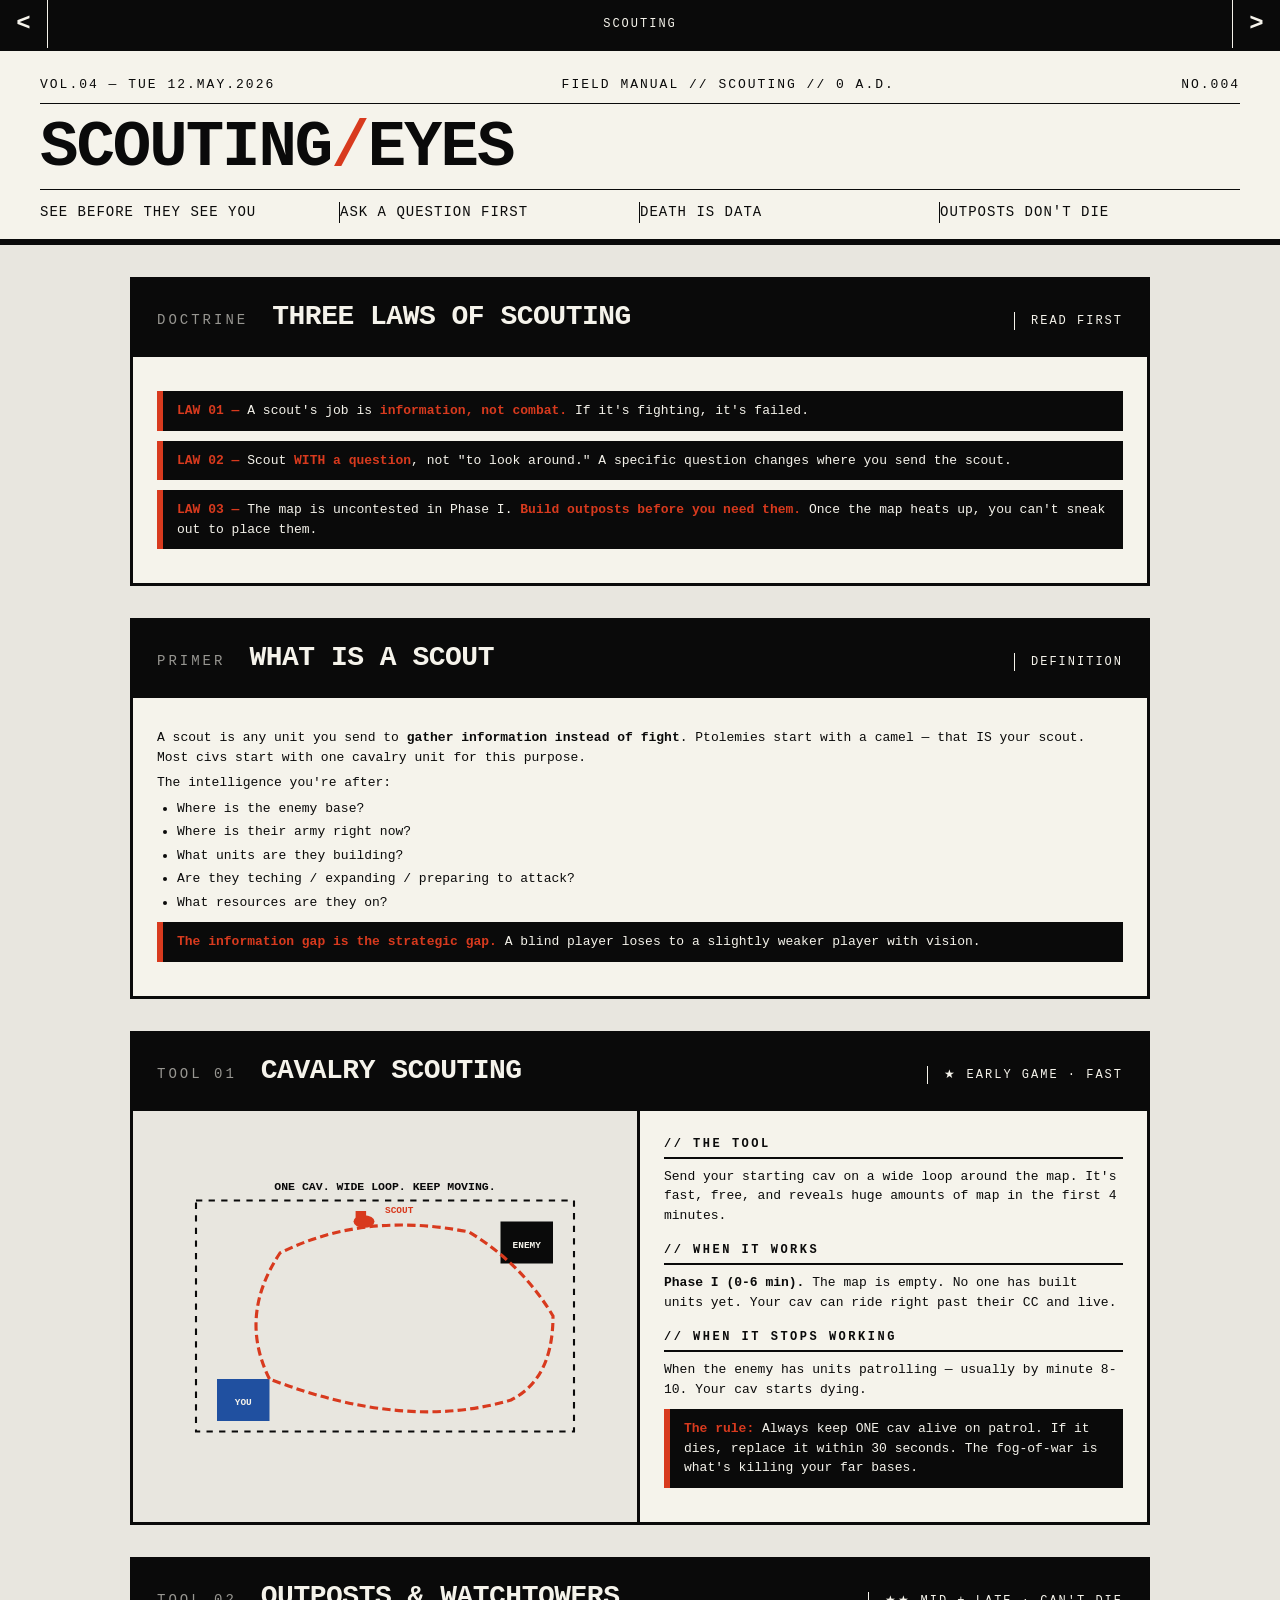
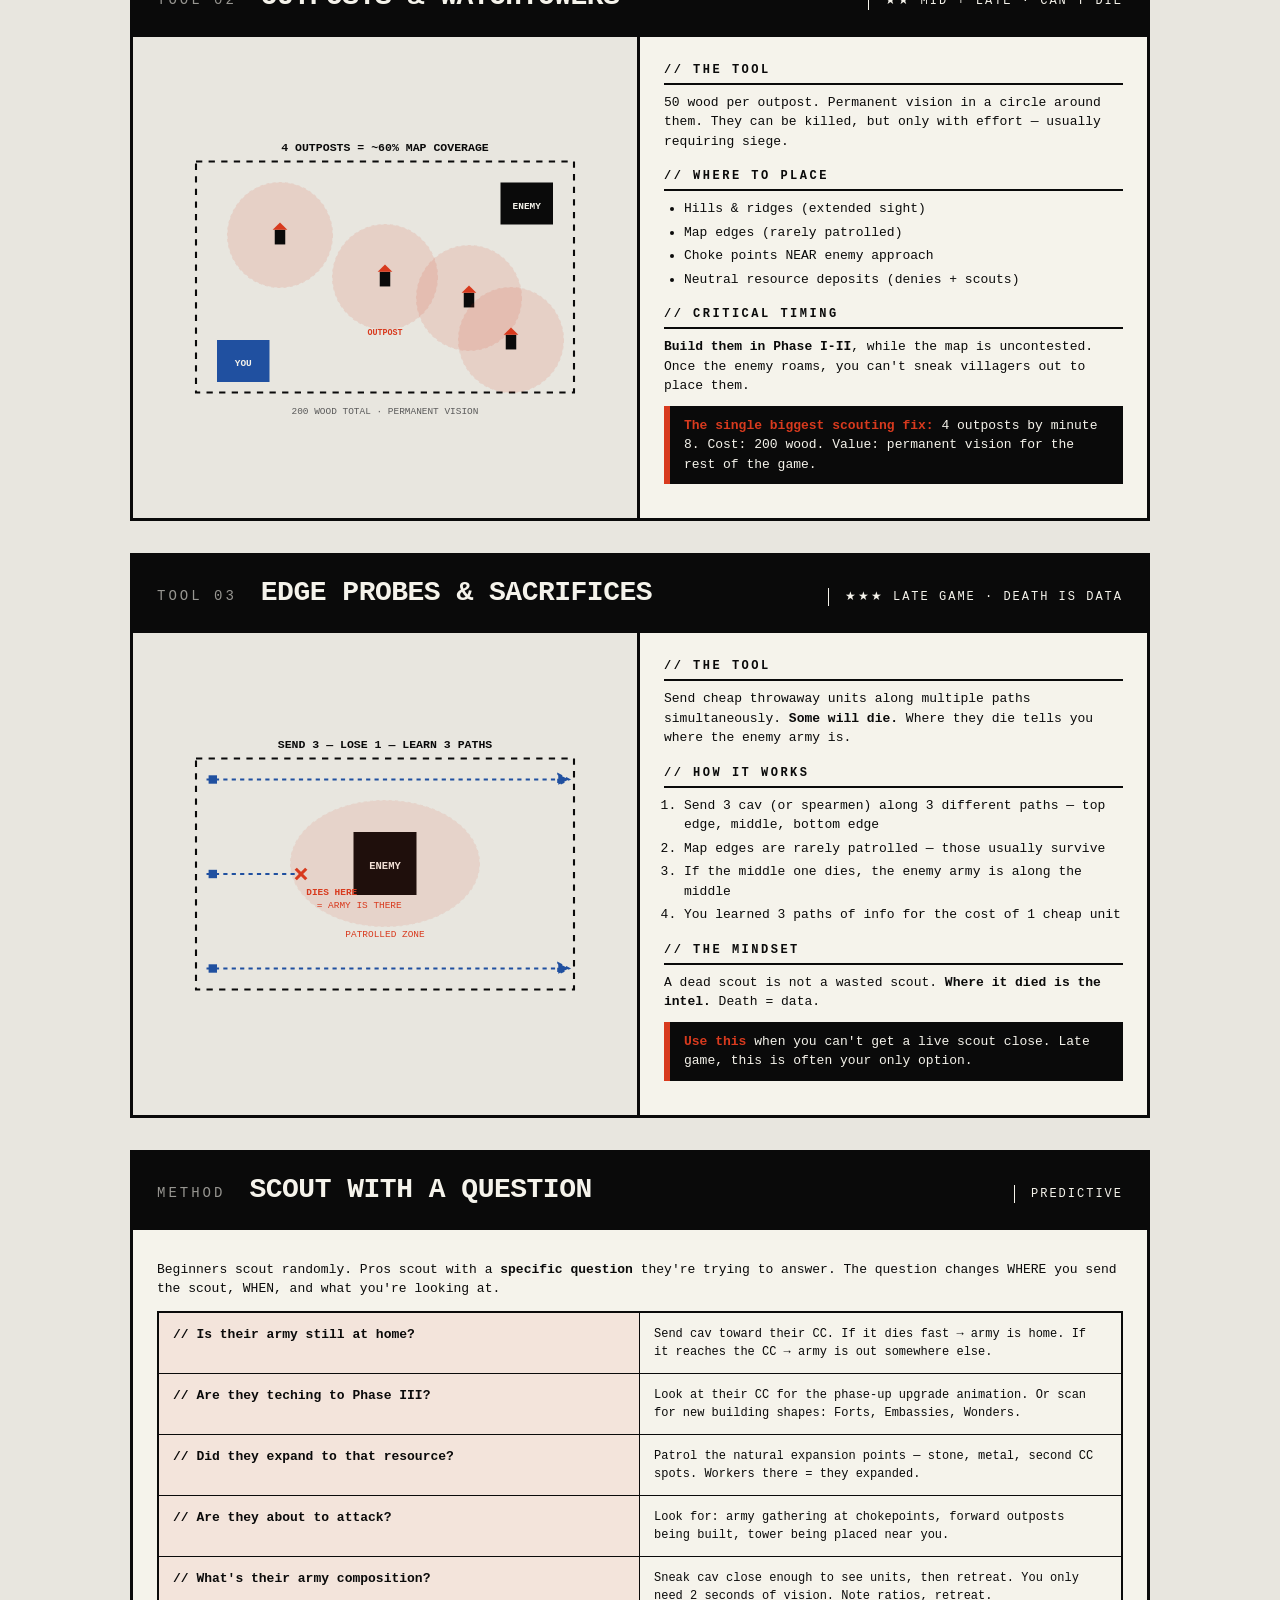
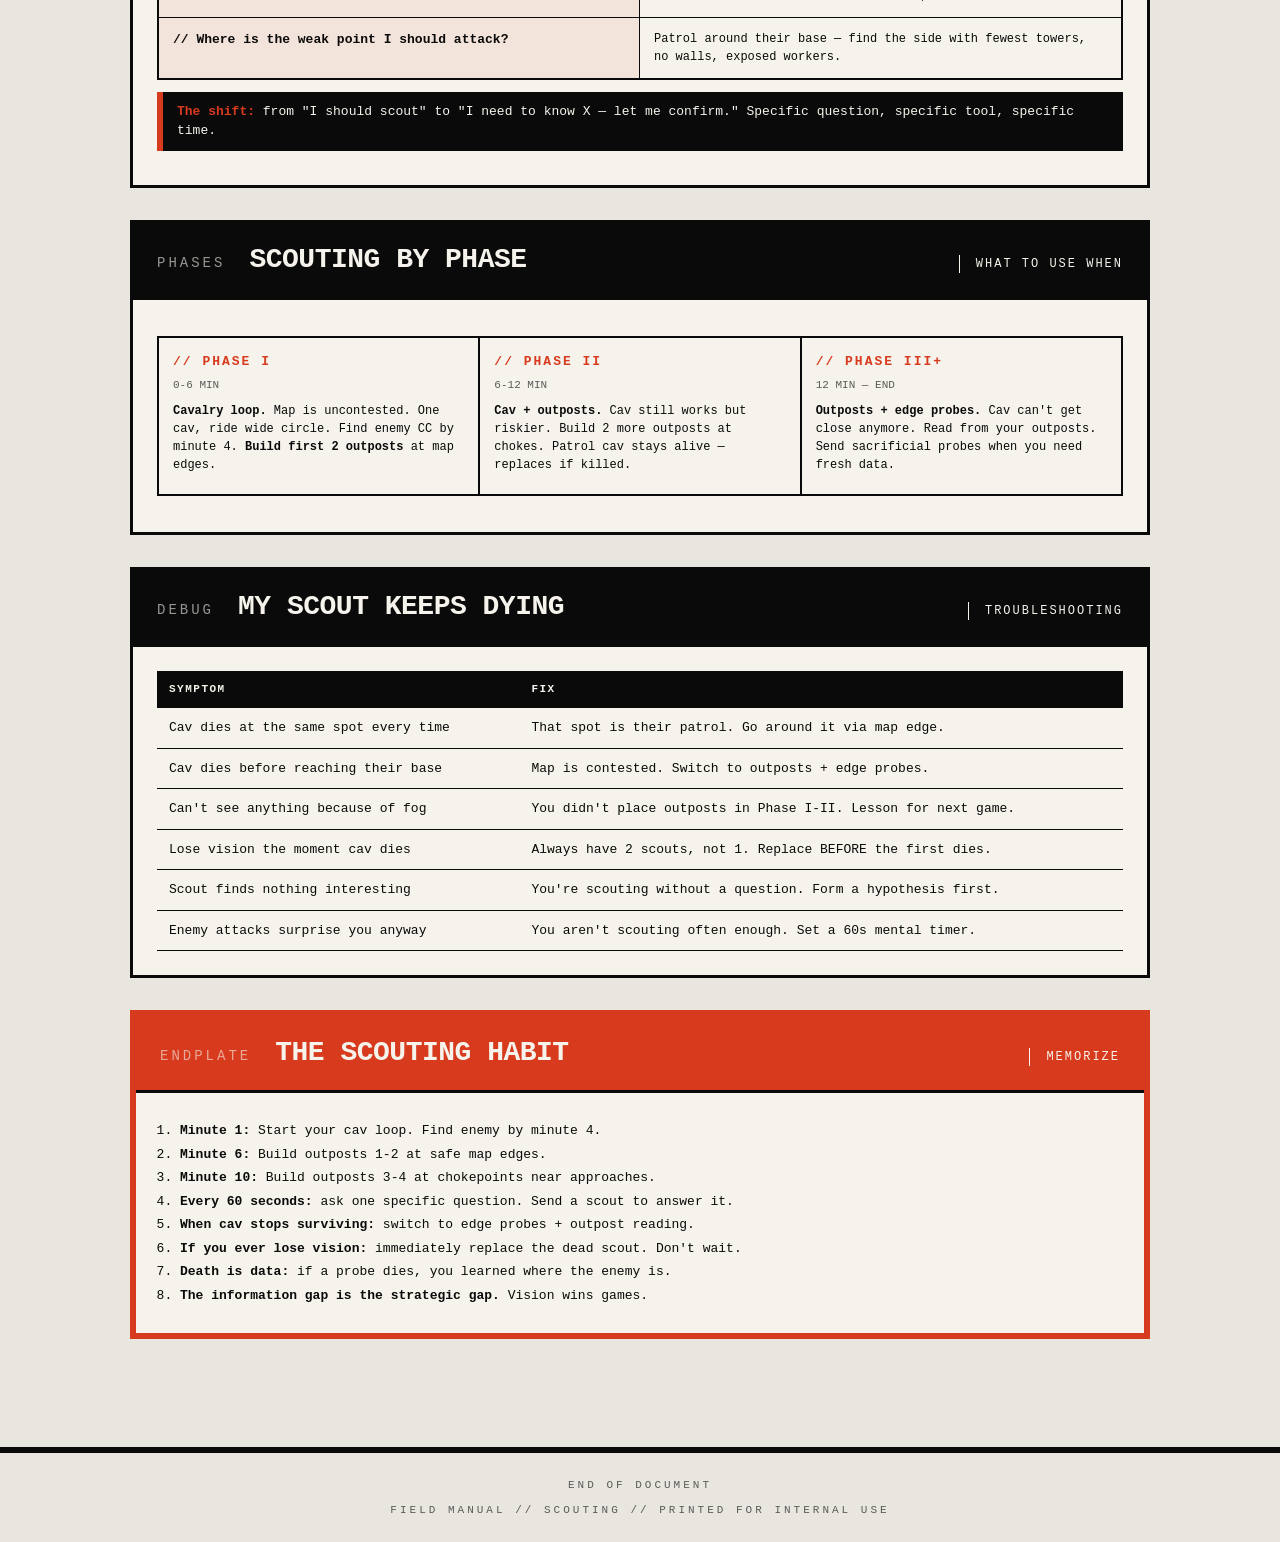
<file: manuals/Scouting.html>
<!DOCTYPE html>
<html lang="en">
<head>
<meta charset="UTF-8">
<title>SCOUTING // 0 A.D.</title>
<style>
  :root {
    --bg: #e8e6df;
    --ink: #0a0a0a;
    --paper: #f5f3eb;
    --accent: #d83a1e;
    --blue: #2050a0;
    --green: #2a7040;
    --mute: #5a5a5a;
  }
  * { box-sizing: border-box; margin: 0; padding: 0; }
  html, body { background: var(--bg); color: var(--ink); }
  body {
    font-family: "JetBrains Mono", "SF Mono", "Menlo", "Consolas", monospace;
    line-height: 1.5;
  }

  .masthead {
    border-bottom: 6px solid var(--ink);
    padding: 24px 40px 16px;
    background: var(--paper);
  }
  .nameplate {
    font-size: 13px; letter-spacing: 2px; text-transform: uppercase;
    display: flex; justify-content: space-between;
    border-bottom: 1px solid var(--ink); padding-bottom: 8px; margin-bottom: 16px;
  }
  .masthead h1 {
    font-size: 64px; font-weight: 900; letter-spacing: -2px; line-height: 0.9;
    text-transform: uppercase;
  }
  .masthead h1 .slash { color: var(--accent); }
  .masthead .tagline {
    margin-top: 12px;
    font-size: 14px; text-transform: uppercase; letter-spacing: 1px;
    border-top: 1px solid var(--ink); padding-top: 12px;
    display: grid; grid-template-columns: repeat(4, 1fr);
  }
  .masthead .tagline span { border-right: 1px solid var(--ink); padding-right: 12px; }
  .masthead .tagline span:last-child { border-right: 0; }

  main { padding: 0 40px 60px; max-width: 1100px; margin: 0 auto; }

  .block {
    border: 3px solid var(--ink);
    margin-top: 32px;
    background: var(--paper);
  }
  .block-header {
    background: var(--ink); color: var(--paper);
    padding: 16px 24px;
    display: flex; justify-content: space-between; align-items: baseline;
    border-bottom: 3px solid var(--ink);
  }
  .block-header .num { font-size: 14px; letter-spacing: 3px; opacity: 0.6; }
  .block-header .title {
    font-size: 28px; font-weight: 900; letter-spacing: -0.5px;
    text-transform: uppercase; flex: 1; padding: 0 24px;
  }
  .block-header .tag {
    font-size: 12px; letter-spacing: 2px;
    border-left: 1px solid var(--paper); padding-left: 16px;
  }
  .block-body { padding: 24px; }

  .body-split { display: grid; grid-template-columns: 1fr 1fr; gap: 0; }
  .diagram-pane { border-right: 3px solid var(--ink); padding: 24px; background: var(--bg); display: flex; align-items: center; justify-content: center; }
  .diagram-pane svg { width: 100%; max-width: 420px; height: auto; }
  .text-pane { padding: 24px; }

  h3.sub {
    font-size: 12px; letter-spacing: 2.5px; text-transform: uppercase;
    border-bottom: 2px solid var(--ink); padding-bottom: 4px; margin: 16px 0 8px;
    font-weight: 700;
  }
  h3.sub:first-child { margin-top: 0; }

  p { font-size: 13px; margin: 6px 0; }
  ul, ol { padding-left: 20px; font-size: 13px; }
  li { margin: 4px 0; }
  b { font-weight: 700; }

  .rule-line {
    background: var(--ink); color: var(--paper);
    padding: 10px 14px; margin: 10px 0;
    border-left: 6px solid var(--accent);
    font-size: 13px;
  }
  .rule-line b { color: var(--accent); }

  .qa-grid { display: grid; grid-template-columns: 1fr; gap: 0; border: 2px solid var(--ink); margin: 12px 0; }
  .qa-row { display: grid; grid-template-columns: 1fr 1fr; border-bottom: 1px solid var(--ink); }
  .qa-row:last-child { border-bottom: 0; }
  .qa-q { padding: 12px 14px; border-right: 1px solid var(--ink); background: rgba(216,58,30,0.08); font-size: 13px; font-weight: 700; }
  .qa-a { padding: 12px 14px; font-size: 12px; }

  .stage-grid { display: grid; grid-template-columns: repeat(3, 1fr); gap: 0; border-top: 2px solid var(--ink); border-left: 2px solid var(--ink); margin: 12px 0; }
  .stage-grid > div { border-right: 2px solid var(--ink); border-bottom: 2px solid var(--ink); padding: 14px; }
  .stage-grid h4 { font-size: 13px; text-transform: uppercase; letter-spacing: 2px; color: var(--accent); margin-bottom: 6px; }
  .stage-grid .stime { font-size: 11px; color: var(--mute); margin-bottom: 8px; }
  .stage-grid p { font-size: 12px; }

  table { width: 100%; border-collapse: collapse; font-size: 13px; }
  th, td { padding: 10px 12px; text-align: left; border-bottom: 1px solid var(--ink); }
  th { background: var(--ink); color: var(--paper); text-transform: uppercase; letter-spacing: 1.5px; font-size: 11px; }

  .footer {
    margin-top: 48px;
    border-top: 6px solid var(--ink);
    padding: 24px 40px;
    text-align: center;
    font-size: 11px; letter-spacing: 3px; text-transform: uppercase; color: var(--mute);
  }

  @media (max-width: 800px) {
    .body-split, .stage-grid { grid-template-columns: 1fr; }
    .qa-row { grid-template-columns: 1fr; }
    .qa-q { border-right: 0; border-bottom: 1px solid var(--ink); }
    .diagram-pane { border-right: 0; border-bottom: 3px solid var(--ink); }
  }

  /* VOLUME NAV */
  .volume-nav {
    display: grid;
    grid-template-columns: 48px minmax(0, 1fr) 48px;
    align-items: center;
    gap: 0;
    background: var(--ink);
    color: var(--paper);
    border-bottom: 3px solid var(--ink);
  }
  .volume-nav a {
    color: inherit;
    text-decoration: none;
  }
  .volume-arrow {
    display: grid;
    place-items: center;
    min-height: 48px;
    border-right: 1px solid var(--paper);
    font-size: 24px;
    font-weight: 900;
  }
  .volume-arrow.next {
    border-right: 0;
    border-left: 1px solid var(--paper);
  }
  .volume-title {
    min-width: 0;
    padding: 12px 16px;
    text-align: center;
    font-size: 12px;
    letter-spacing: 2px;
    text-transform: uppercase;
    white-space: nowrap;
    overflow: hidden;
    text-overflow: ellipsis;
  }
  .volume-arrow:hover,
  .volume-arrow:focus-visible {
    background: var(--accent);
    outline: 0;
  }

</style>
</head>
<body>
<nav class="volume-nav" aria-label="Volume navigation">
  <a class="volume-arrow prev" href="Defense%20Strategies.html" aria-label="Previous volume">&lt;</a>
  <div class="volume-title">Scouting</div>
  <a class="volume-arrow next" href="Economy%20+%20Upgrades.html" aria-label="Next volume">&gt;</a>
</nav>

<!-- MASTHEAD -->
<header class="masthead">
  <div class="nameplate">
    <span>VOL.04 — TUE 12.MAY.2026</span>
    <span>FIELD MANUAL // SCOUTING // 0 A.D.</span>
    <span>NO.004</span>
  </div>
  <h1>SCOUTING<span class="slash">/</span>EYES</h1>
  <div class="tagline">
    <span>SEE BEFORE THEY SEE YOU</span>
    <span>ASK A QUESTION FIRST</span>
    <span>DEATH IS DATA</span>
    <span>OUTPOSTS DON'T DIE</span>
  </div>
</header>

<main>

<!-- DOCTRINE -->
<section class="block">
  <div class="block-header">
    <span class="num">DOCTRINE</span>
    <span class="title">Three Laws of Scouting</span>
    <span class="tag">READ FIRST</span>
  </div>
  <div class="block-body">

    <div class="rule-line"><b>LAW 01 —</b> A scout's job is <b>information, not combat.</b> If it's fighting, it's failed.</div>

    <div class="rule-line"><b>LAW 02 —</b> Scout <b>WITH a question</b>, not "to look around." A specific question changes where you send the scout.</div>

    <div class="rule-line"><b>LAW 03 —</b> The map is uncontested in Phase I. <b>Build outposts before you need them.</b> Once the map heats up, you can't sneak out to place them.</div>
  </div>
</section>

<!-- WHAT IS A SCOUT -->
<section class="block">
  <div class="block-header">
    <span class="num">PRIMER</span>
    <span class="title">What Is A Scout</span>
    <span class="tag">DEFINITION</span>
  </div>
  <div class="block-body">
    <p>A scout is any unit you send to <b>gather information instead of fight</b>. Ptolemies start with a camel — that IS your scout. Most civs start with one cavalry unit for this purpose.</p>
    <p>The intelligence you're after:</p>
    <ul>
      <li>Where is the enemy base?</li>
      <li>Where is their army right now?</li>
      <li>What units are they building?</li>
      <li>Are they teching / expanding / preparing to attack?</li>
      <li>What resources are they on?</li>
    </ul>
    <div class="rule-line"><b>The information gap is the strategic gap.</b> A blind player loses to a slightly weaker player with vision.</div>
  </div>
</section>

<!-- =========== TOOL 01 CAVALRY =========== -->
<section class="block">
  <div class="block-header">
    <span class="num">TOOL 01</span>
    <span class="title">Cavalry Scouting</span>
    <span class="tag">★ EARLY GAME · FAST</span>
  </div>
  <div class="body-split">
    <div class="diagram-pane">
      <svg viewBox="0 0 400 280">
        <!-- Map edge box -->
        <rect x="20" y="30" width="360" height="220" fill="none" stroke="#0a0a0a" stroke-width="2" stroke-dasharray="6"/>
        <!-- Your base -->
        <rect x="40" y="200" width="50" height="40" fill="#2050a0"/>
        <text x="65" y="225" font-family="monospace" font-size="9" fill="#f5f3eb" text-anchor="middle" font-weight="bold">YOU</text>
        <!-- Enemy base -->
        <rect x="310" y="50" width="50" height="40" fill="#0a0a0a"/>
        <text x="335" y="75" font-family="monospace" font-size="9" fill="#f5f3eb" text-anchor="middle" font-weight="bold">ENEMY</text>

        <!-- Cav circular path -->
        <g stroke="#d83a1e" stroke-width="3" fill="none" stroke-dasharray="8 4">
          <path d="M90,200 Q60,140 100,80 Q180,40 280,60 Q330,90 360,140 Q360,200 320,220 Q220,250 90,200 Z"/>
        </g>

        <!-- Cav unit -->
        <g fill="#d83a1e">
          <ellipse cx="180" cy="50" rx="10" ry="6"/>
          <rect x="172" y="40" width="10" height="10"/>
        </g>
        <text x="200" y="42" font-family="monospace" font-size="9" font-weight="bold" fill="#d83a1e">SCOUT</text>

        <text x="200" y="20" font-family="monospace" font-size="11" font-weight="bold" text-anchor="middle" fill="#0a0a0a">ONE CAV. WIDE LOOP. KEEP MOVING.</text>
      </svg>
    </div>
    <div class="text-pane">
      <h3 class="sub">// The Tool</h3>
      <p>Send your starting cav on a wide loop around the map. It's fast, free, and reveals huge amounts of map in the first 4 minutes.</p>

      <h3 class="sub">// When it works</h3>
      <p><b>Phase I (0-6 min).</b> The map is empty. No one has built units yet. Your cav can ride right past their CC and live.</p>

      <h3 class="sub">// When it stops working</h3>
      <p>When the enemy has units patrolling — usually by minute 8-10. Your cav starts dying.</p>

      <div class="rule-line"><b>The rule:</b> Always keep ONE cav alive on patrol. If it dies, replace it within 30 seconds. The fog-of-war is what's killing your far bases.</div>
    </div>
  </div>
</section>

<!-- =========== TOOL 02 OUTPOSTS =========== -->
<section class="block">
  <div class="block-header">
    <span class="num">TOOL 02</span>
    <span class="title">Outposts &amp; Watchtowers</span>
    <span class="tag">★★ MID + LATE · CAN'T DIE</span>
  </div>
  <div class="body-split">
    <div class="diagram-pane">
      <svg viewBox="0 0 400 280">
        <!-- Map -->
        <rect x="20" y="30" width="360" height="220" fill="none" stroke="#0a0a0a" stroke-width="2" stroke-dasharray="6"/>
        <!-- Your base -->
        <rect x="40" y="200" width="50" height="40" fill="#2050a0"/>
        <text x="65" y="225" font-family="monospace" font-size="9" fill="#f5f3eb" text-anchor="middle" font-weight="bold">YOU</text>
        <!-- Enemy base -->
        <rect x="310" y="50" width="50" height="40" fill="#0a0a0a"/>
        <text x="335" y="75" font-family="monospace" font-size="9" fill="#f5f3eb" text-anchor="middle" font-weight="bold">ENEMY</text>

        <!-- Outposts with vision circles -->
        <g>
          <circle cx="200" cy="140" r="50" fill="#d83a1e" opacity="0.12" stroke="#d83a1e" stroke-width="1" stroke-dasharray="3"/>
          <rect x="195" y="135" width="10" height="14" fill="#0a0a0a"/>
          <polygon points="193,135 207,135 200,128" fill="#d83a1e"/>
          <text x="200" y="195" font-family="monospace" font-size="8" fill="#d83a1e" text-anchor="middle" font-weight="bold">OUTPOST</text>
        </g>
        <g>
          <circle cx="100" cy="100" r="50" fill="#d83a1e" opacity="0.12" stroke="#d83a1e" stroke-width="1" stroke-dasharray="3"/>
          <rect x="95" y="95" width="10" height="14" fill="#0a0a0a"/>
          <polygon points="93,95 107,95 100,88" fill="#d83a1e"/>
        </g>
        <g>
          <circle cx="280" cy="160" r="50" fill="#d83a1e" opacity="0.12" stroke="#d83a1e" stroke-width="1" stroke-dasharray="3"/>
          <rect x="275" y="155" width="10" height="14" fill="#0a0a0a"/>
          <polygon points="273,155 287,155 280,148" fill="#d83a1e"/>
        </g>
        <g>
          <circle cx="320" cy="200" r="50" fill="#d83a1e" opacity="0.12" stroke="#d83a1e" stroke-width="1" stroke-dasharray="3"/>
          <rect x="315" y="195" width="10" height="14" fill="#0a0a0a"/>
          <polygon points="313,195 327,195 320,188" fill="#d83a1e"/>
        </g>

        <text x="200" y="20" font-family="monospace" font-size="11" font-weight="bold" text-anchor="middle" fill="#0a0a0a">4 OUTPOSTS = ~60% MAP COVERAGE</text>
        <text x="200" y="270" font-family="monospace" font-size="9" fill="#5a5a5a" text-anchor="middle">200 WOOD TOTAL · PERMANENT VISION</text>
      </svg>
    </div>
    <div class="text-pane">
      <h3 class="sub">// The Tool</h3>
      <p>50 wood per outpost. Permanent vision in a circle around them. They can be killed, but only with effort — usually requiring siege.</p>

      <h3 class="sub">// Where to place</h3>
      <ul>
        <li>Hills &amp; ridges (extended sight)</li>
        <li>Map edges (rarely patrolled)</li>
        <li>Choke points NEAR enemy approach</li>
        <li>Neutral resource deposits (denies + scouts)</li>
      </ul>

      <h3 class="sub">// Critical timing</h3>
      <p><b>Build them in Phase I-II</b>, while the map is uncontested. Once the enemy roams, you can't sneak villagers out to place them.</p>

      <div class="rule-line"><b>The single biggest scouting fix:</b> 4 outposts by minute 8. Cost: 200 wood. Value: permanent vision for the rest of the game.</div>
    </div>
  </div>
</section>

<!-- =========== TOOL 03 EDGE PROBES =========== -->
<section class="block">
  <div class="block-header">
    <span class="num">TOOL 03</span>
    <span class="title">Edge Probes &amp; Sacrifices</span>
    <span class="tag">★★★ LATE GAME · DEATH IS DATA</span>
  </div>
  <div class="body-split">
    <div class="diagram-pane">
      <svg viewBox="0 0 400 280">
        <!-- Map -->
        <rect x="20" y="30" width="360" height="220" fill="none" stroke="#0a0a0a" stroke-width="2" stroke-dasharray="6"/>
        <!-- Enemy base centre -->
        <rect x="170" y="100" width="60" height="60" fill="#0a0a0a"/>
        <text x="200" y="135" font-family="monospace" font-size="10" fill="#f5f3eb" text-anchor="middle" font-weight="bold">ENEMY</text>

        <!-- Enemy patrol zone -->
        <ellipse cx="200" cy="130" rx="90" ry="60" fill="#d83a1e" opacity="0.1" stroke="#d83a1e" stroke-width="1" stroke-dasharray="3"/>
        <text x="200" y="200" font-family="monospace" font-size="9" fill="#d83a1e" text-anchor="middle">PATROLLED ZONE</text>

        <!-- 3 probes from your side -->
        <g stroke="#2050a0" stroke-width="2" fill="none" stroke-dasharray="4">
          <!-- Top edge probe (survives) -->
          <path d="M30,50 L370,50"/>
          <polygon points="365,45 375,50 365,55" fill="#2050a0"/>
          <!-- Middle (dies) -->
          <path d="M30,140 L120,140"/>
        </g>
        <!-- Death X -->
        <g stroke="#d83a1e" stroke-width="3">
          <line x1="115" y1="135" x2="125" y2="145"/>
          <line x1="125" y1="135" x2="115" y2="145"/>
        </g>
        <text x="125" y="160" font-family="monospace" font-size="9" fill="#d83a1e" font-weight="bold">DIES HERE</text>
        <text x="135" y="172" font-family="monospace" font-size="9" fill="#d83a1e">= ARMY IS THERE</text>

        <!-- Bottom edge probe (survives) -->
        <g stroke="#2050a0" stroke-width="2" fill="none" stroke-dasharray="4">
          <path d="M30,230 L370,230"/>
          <polygon points="365,225 375,230 365,235" fill="#2050a0"/>
        </g>

        <!-- Probes -->
        <g fill="#2050a0">
          <rect x="32" y="46" width="8" height="8"/>
          <rect x="32" y="136" width="8" height="8"/>
          <rect x="32" y="226" width="8" height="8"/>
        </g>

        <text x="200" y="20" font-family="monospace" font-size="11" font-weight="bold" text-anchor="middle" fill="#0a0a0a">SEND 3 — LOSE 1 — LEARN 3 PATHS</text>
      </svg>
    </div>
    <div class="text-pane">
      <h3 class="sub">// The Tool</h3>
      <p>Send cheap throwaway units along multiple paths simultaneously. <b>Some will die.</b> Where they die tells you where the enemy army is.</p>

      <h3 class="sub">// How it works</h3>
      <ol>
        <li>Send 3 cav (or spearmen) along 3 different paths — top edge, middle, bottom edge</li>
        <li>Map edges are rarely patrolled — those usually survive</li>
        <li>If the middle one dies, the enemy army is along the middle</li>
        <li>You learned 3 paths of info for the cost of 1 cheap unit</li>
      </ol>

      <h3 class="sub">// The mindset</h3>
      <p>A dead scout is not a wasted scout. <b>Where it died is the intel.</b> Death = data.</p>

      <div class="rule-line"><b>Use this</b> when you can't get a live scout close. Late game, this is often your only option.</div>
    </div>
  </div>
</section>

<!-- SCOUT WITH A QUESTION -->
<section class="block">
  <div class="block-header">
    <span class="num">METHOD</span>
    <span class="title">Scout WITH A Question</span>
    <span class="tag">PREDICTIVE</span>
  </div>
  <div class="block-body">
    <p>Beginners scout randomly. Pros scout with a <b>specific question</b> they're trying to answer. The question changes WHERE you send the scout, WHEN, and what you're looking at.</p>

    <div class="qa-grid">
      <div class="qa-row">
        <div class="qa-q">// Is their army still at home?</div>
        <div class="qa-a">Send cav toward their CC. If it dies fast → army is home. If it reaches the CC → army is out somewhere else.</div>
      </div>
      <div class="qa-row">
        <div class="qa-q">// Are they teching to Phase III?</div>
        <div class="qa-a">Look at their CC for the phase-up upgrade animation. Or scan for new building shapes: Forts, Embassies, Wonders.</div>
      </div>
      <div class="qa-row">
        <div class="qa-q">// Did they expand to that resource?</div>
        <div class="qa-a">Patrol the natural expansion points — stone, metal, second CC spots. Workers there = they expanded.</div>
      </div>
      <div class="qa-row">
        <div class="qa-q">// Are they about to attack?</div>
        <div class="qa-a">Look for: army gathering at chokepoints, forward outposts being built, tower being placed near you.</div>
      </div>
      <div class="qa-row">
        <div class="qa-q">// What's their army composition?</div>
        <div class="qa-a">Sneak cav close enough to see units, then retreat. You only need 2 seconds of vision. Note ratios, retreat.</div>
      </div>
      <div class="qa-row">
        <div class="qa-q">// Where is the weak point I should attack?</div>
        <div class="qa-a">Patrol around their base — find the side with fewest towers, no walls, exposed workers.</div>
      </div>
    </div>

    <div class="rule-line"><b>The shift:</b> from "I should scout" to "I need to know X — let me confirm." Specific question, specific tool, specific time.</div>
  </div>
</section>

<!-- BY STAGE -->
<section class="block">
  <div class="block-header">
    <span class="num">PHASES</span>
    <span class="title">Scouting By Phase</span>
    <span class="tag">WHAT TO USE WHEN</span>
  </div>
  <div class="block-body">
    <div class="stage-grid">
      <div>
        <h4>// PHASE I</h4>
        <div class="stime">0-6 MIN</div>
        <p><b>Cavalry loop.</b> Map is uncontested. One cav, ride wide circle. Find enemy CC by minute 4. <b>Build first 2 outposts</b> at map edges.</p>
      </div>
      <div>
        <h4>// PHASE II</h4>
        <div class="stime">6-12 MIN</div>
        <p><b>Cav + outposts.</b> Cav still works but riskier. Build 2 more outposts at chokes. Patrol cav stays alive — replaces if killed.</p>
      </div>
      <div>
        <h4>// PHASE III+</h4>
        <div class="stime">12 MIN — END</div>
        <p><b>Outposts + edge probes.</b> Cav can't get close anymore. Read from your outposts. Send sacrificial probes when you need fresh data.</p>
      </div>
    </div>
  </div>
</section>

<!-- TROUBLESHOOTING -->
<section class="block">
  <div class="block-header">
    <span class="num">DEBUG</span>
    <span class="title">My Scout Keeps Dying</span>
    <span class="tag">TROUBLESHOOTING</span>
  </div>
  <div class="block-body">
    <table>
      <thead>
        <tr><th>Symptom</th><th>Fix</th></tr>
      </thead>
      <tbody>
        <tr><td>Cav dies at the same spot every time</td><td>That spot is their patrol. Go around it via map edge.</td></tr>
        <tr><td>Cav dies before reaching their base</td><td>Map is contested. Switch to outposts + edge probes.</td></tr>
        <tr><td>Can't see anything because of fog</td><td>You didn't place outposts in Phase I-II. Lesson for next game.</td></tr>
        <tr><td>Lose vision the moment cav dies</td><td>Always have 2 scouts, not 1. Replace BEFORE the first dies.</td></tr>
        <tr><td>Scout finds nothing interesting</td><td>You're scouting without a question. Form a hypothesis first.</td></tr>
        <tr><td>Enemy attacks surprise you anyway</td><td>You aren't scouting often enough. Set a 60s mental timer.</td></tr>
      </tbody>
    </table>
  </div>
</section>

<!-- ENDPLATE -->
<section class="block" style="border-color:var(--accent); border-width:6px">
  <div class="block-header" style="background:var(--accent)">
    <span class="num">ENDPLATE</span>
    <span class="title">The Scouting Habit</span>
    <span class="tag">MEMORIZE</span>
  </div>
  <div class="block-body">
    <ol>
      <li><b>Minute 1:</b> Start your cav loop. Find enemy by minute 4.</li>
      <li><b>Minute 6:</b> Build outposts 1-2 at safe map edges.</li>
      <li><b>Minute 10:</b> Build outposts 3-4 at chokepoints near approaches.</li>
      <li><b>Every 60 seconds:</b> ask one specific question. Send a scout to answer it.</li>
      <li><b>When cav stops surviving:</b> switch to edge probes + outpost reading.</li>
      <li><b>If you ever lose vision:</b> immediately replace the dead scout. Don't wait.</li>
      <li><b>Death is data:</b> if a probe dies, you learned where the enemy is.</li>
      <li><b>The information gap is the strategic gap.</b> Vision wins games.</li>
    </ol>
  </div>
</section>

</main>

<footer class="footer">
  <div>END OF DOCUMENT</div>
  <div style="margin-top: 8px;">FIELD MANUAL // SCOUTING // PRINTED FOR INTERNAL USE</div>
</footer>

</body>
</html>
</file>
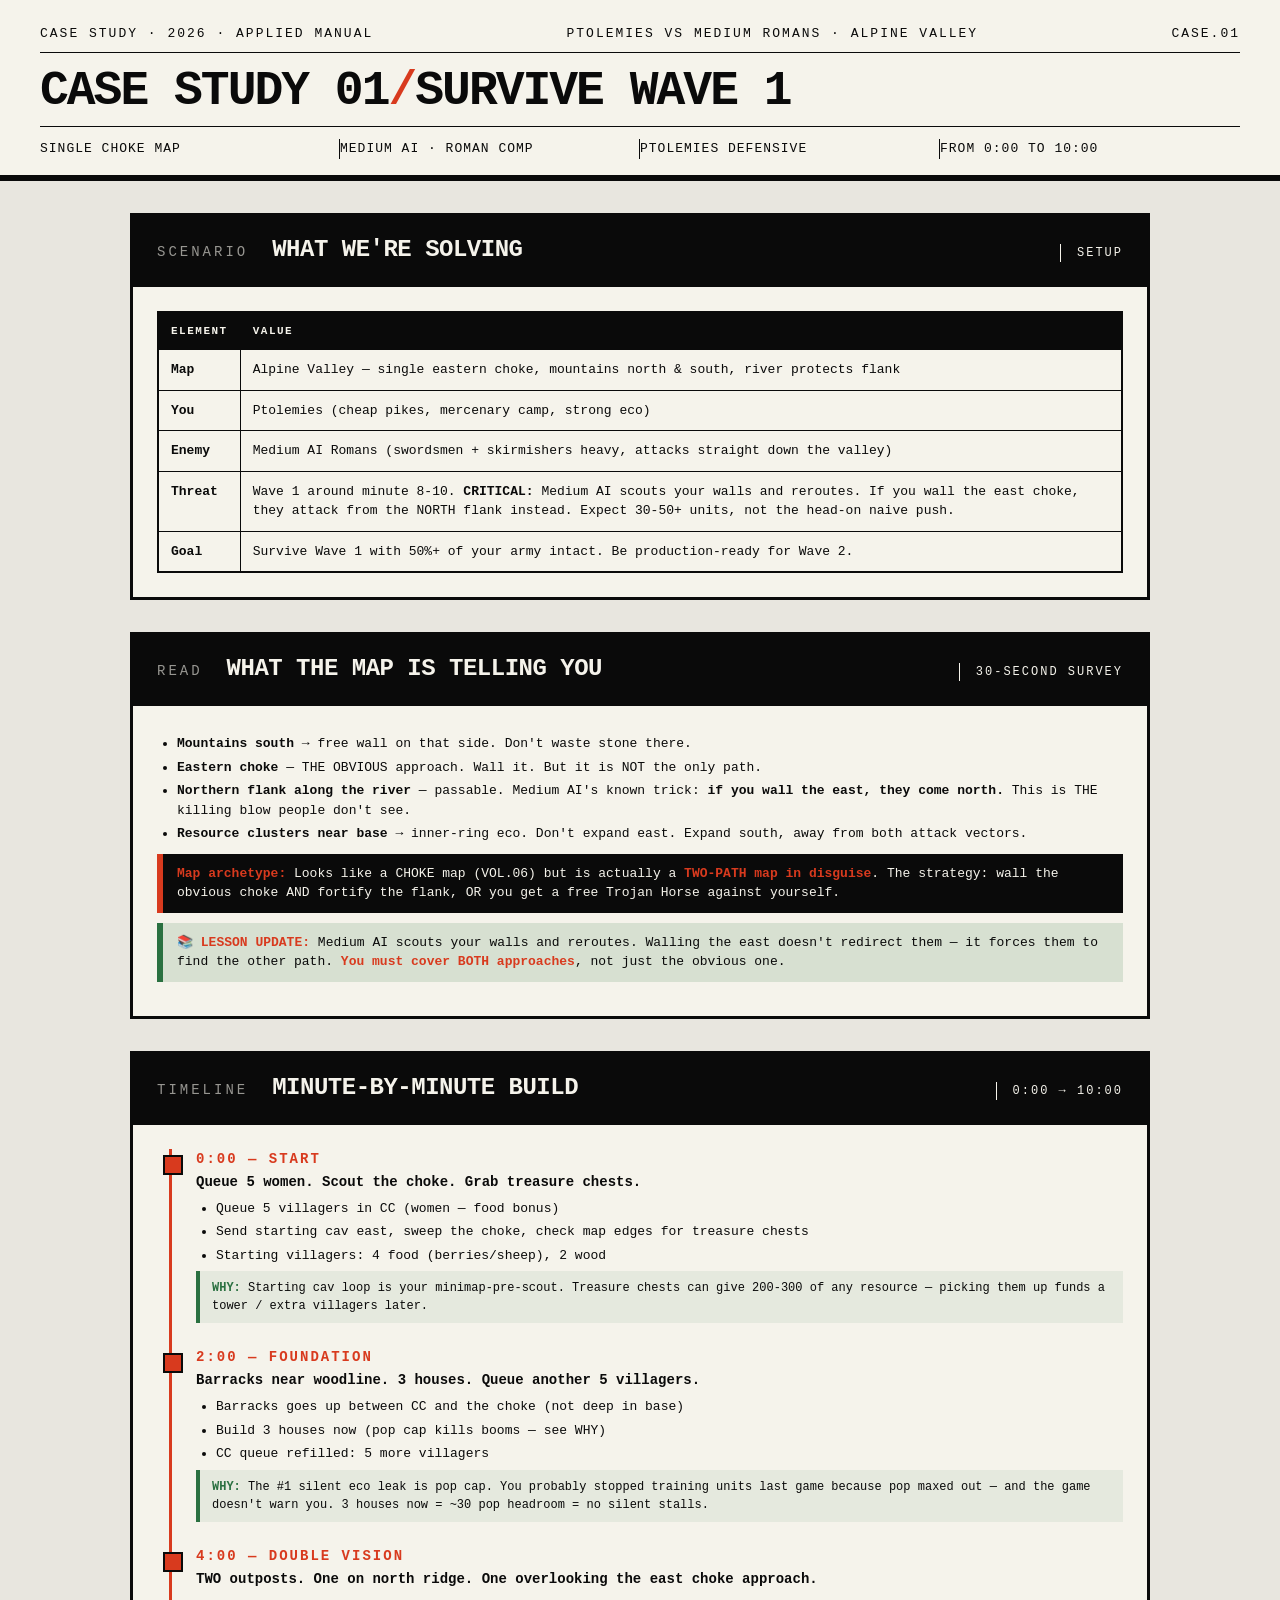
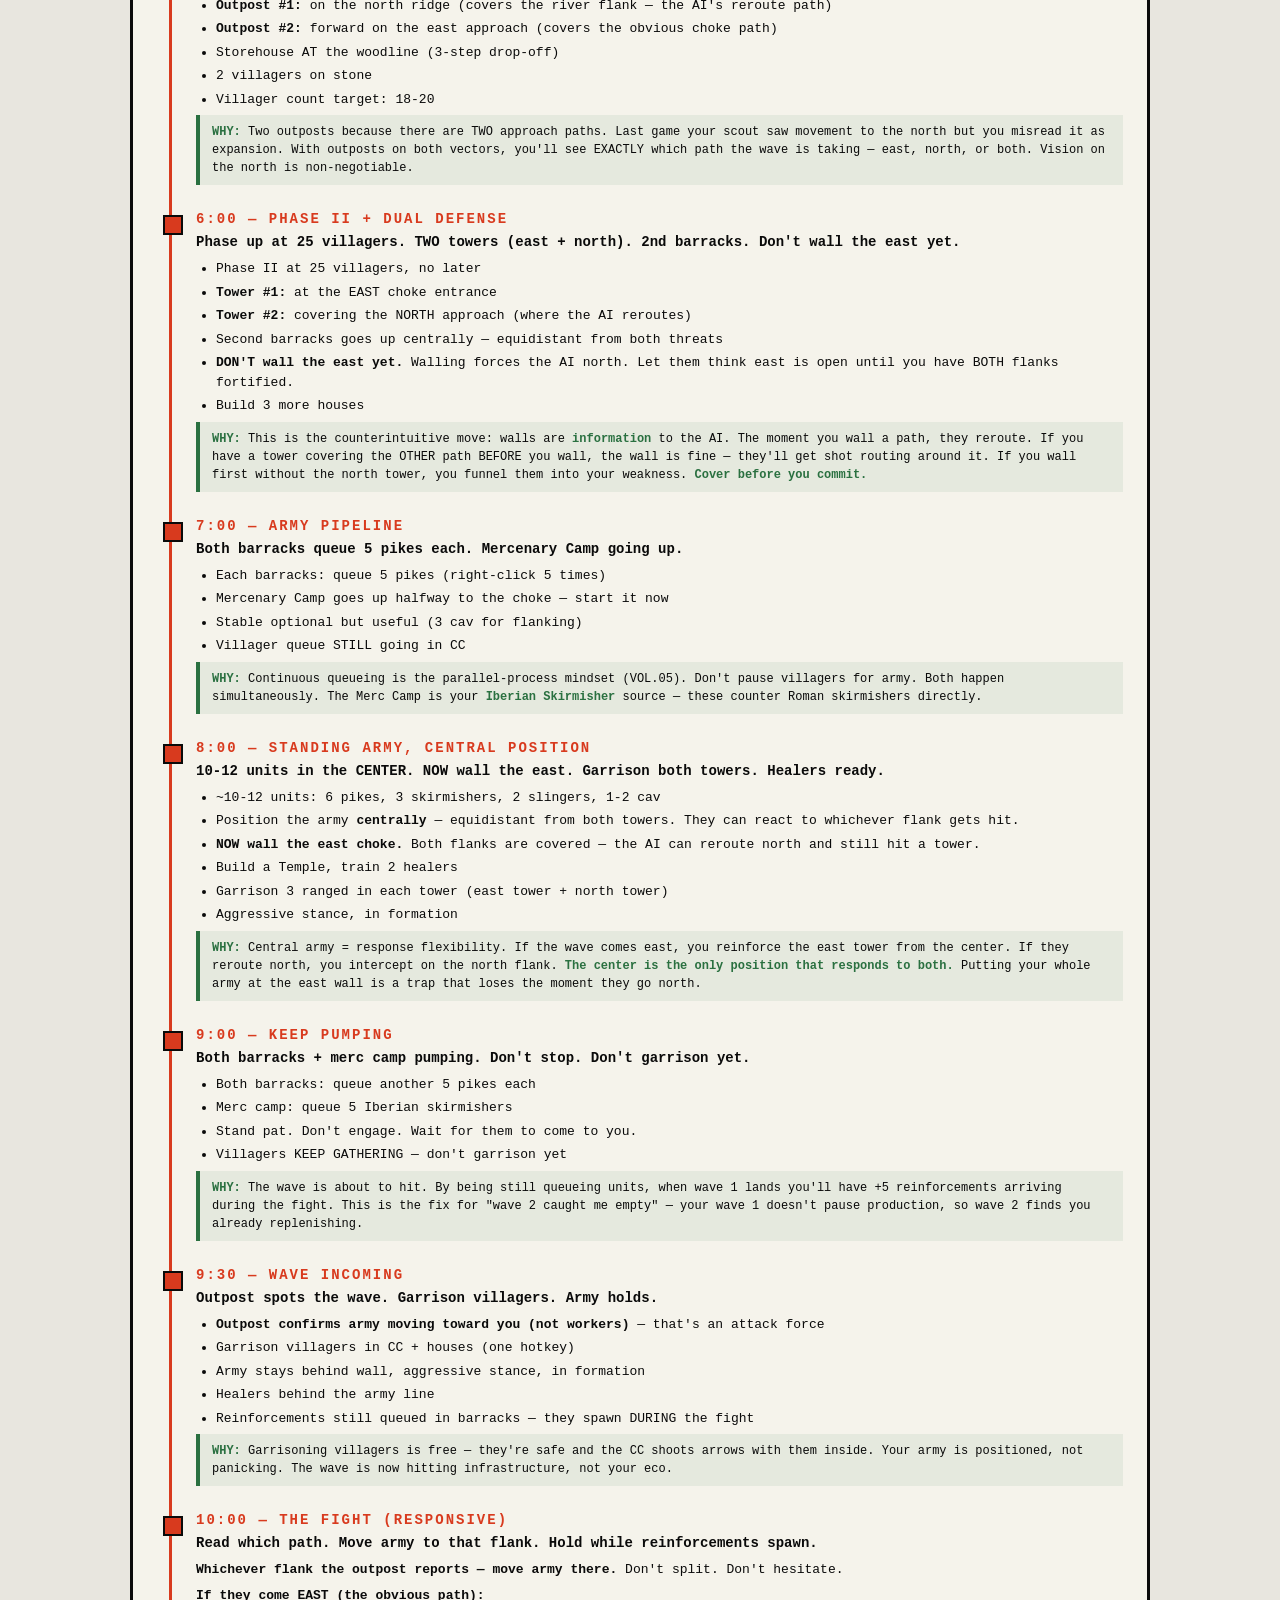
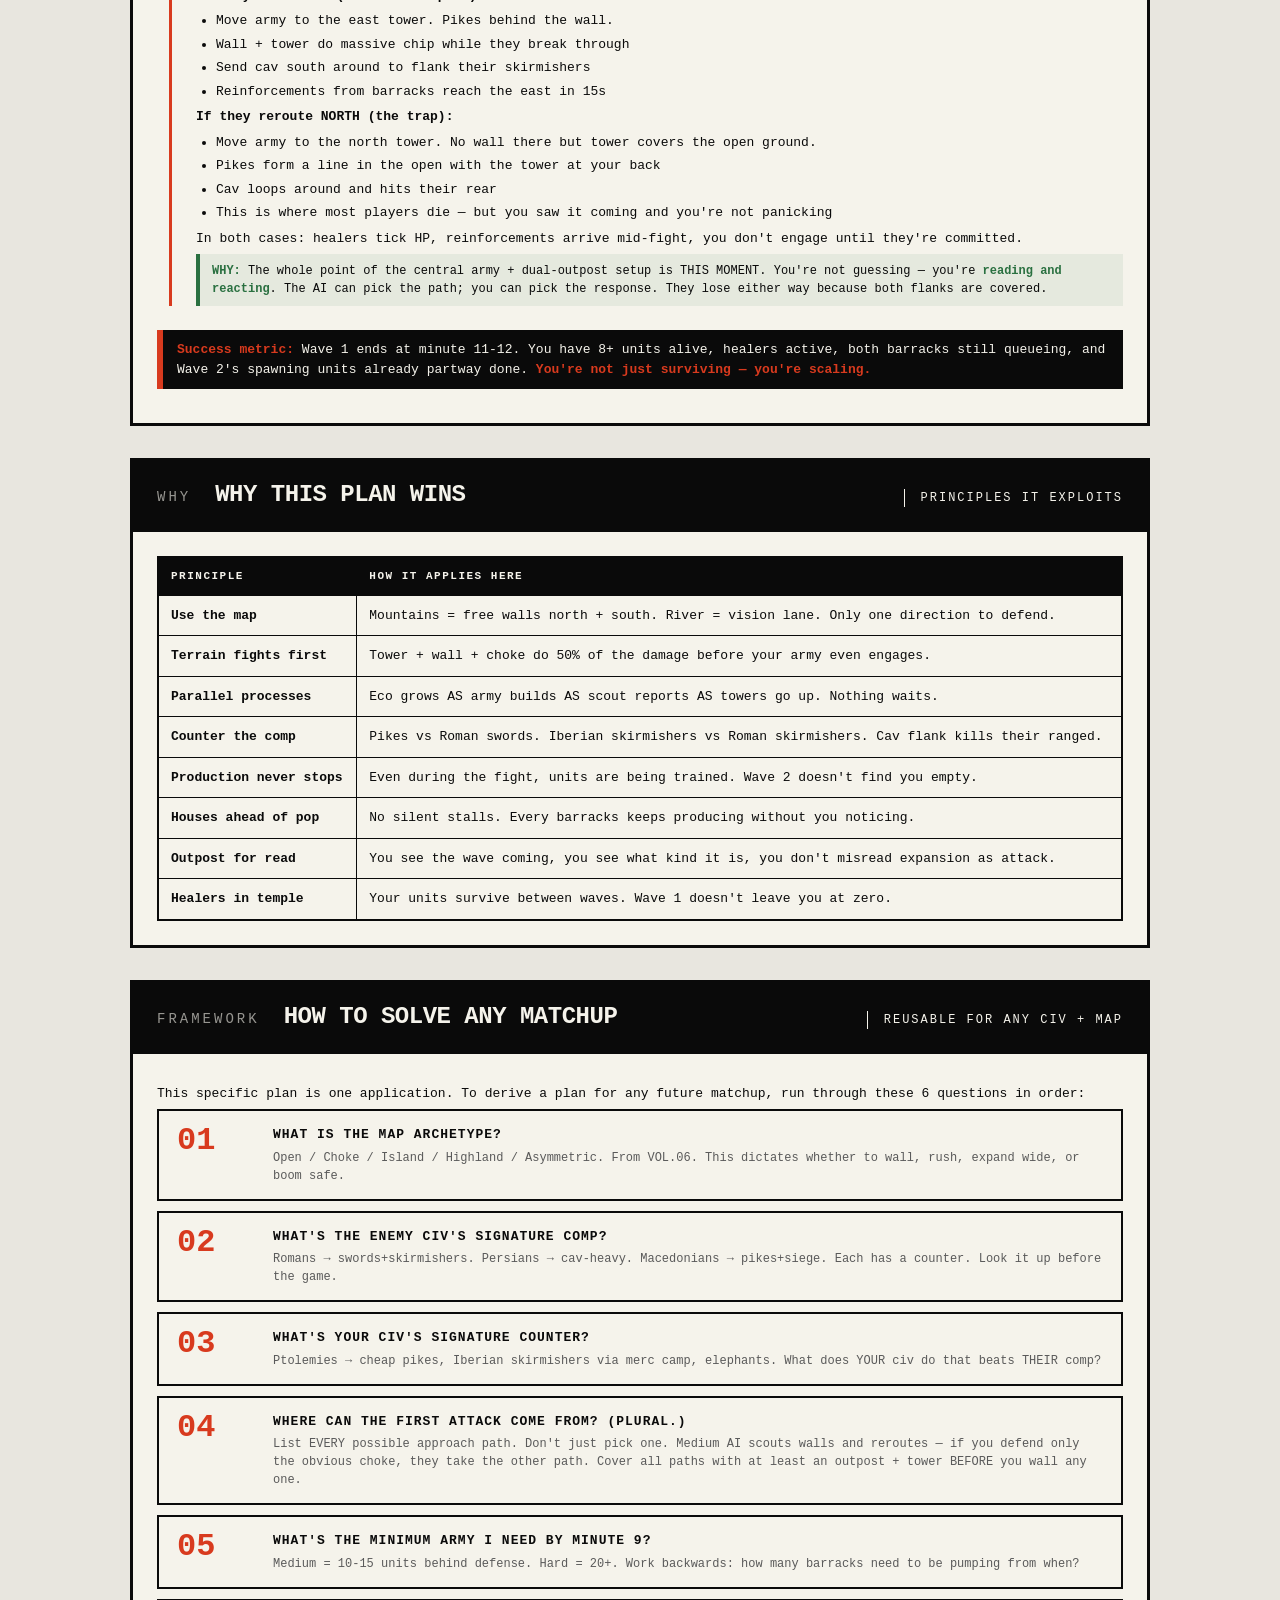
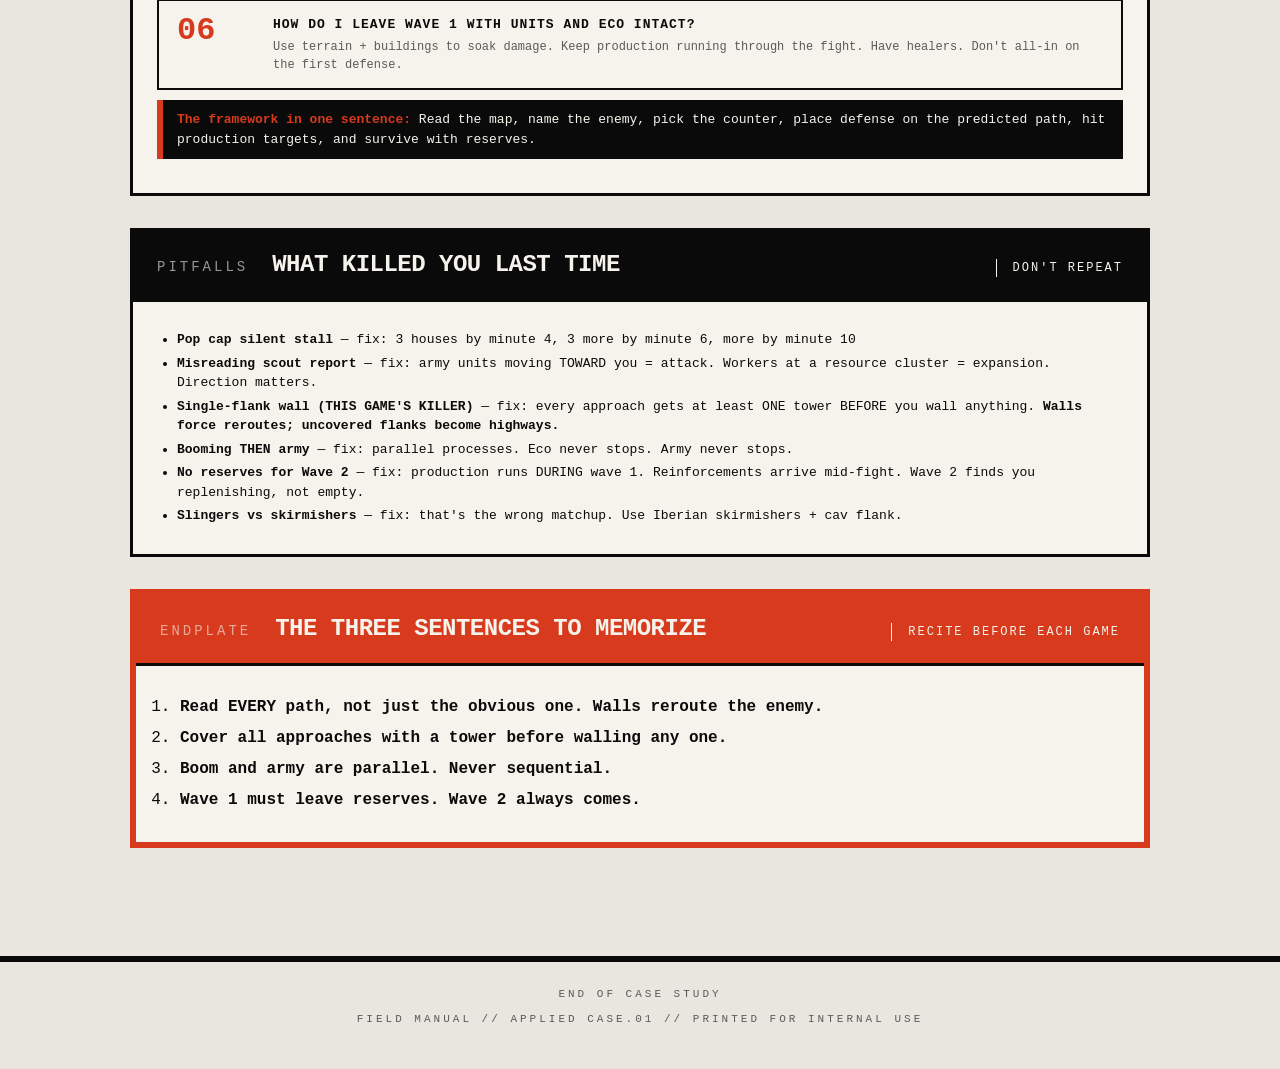
<file: public/case-studies/01-ptolemies-vs-romans-alpine.html>
<!DOCTYPE html>
<html lang="en">
<head>
<meta charset="UTF-8">
<title>CASE STUDY 01 — Ptolemies vs Medium Romans on Alpine Valley</title>
<style>
  :root {
    --bg: #e8e6df;
    --ink: #0a0a0a;
    --paper: #f5f3eb;
    --accent: #d83a1e;
    --blue: #2050a0;
    --green: #2a7040;
    --mute: #5a5a5a;
  }
  * { box-sizing: border-box; margin: 0; padding: 0; }
  html, body { background: var(--bg); color: var(--ink); }
  body {
    font-family: "JetBrains Mono", "SF Mono", "Menlo", "Consolas", monospace;
    line-height: 1.5;
  }

  .masthead {
    border-bottom: 6px solid var(--ink);
    padding: 24px 40px 16px;
    background: var(--paper);
  }
  .nameplate {
    font-size: 13px; letter-spacing: 2px; text-transform: uppercase;
    display: flex; justify-content: space-between;
    border-bottom: 1px solid var(--ink); padding-bottom: 8px; margin-bottom: 16px;
  }
  .masthead h1 {
    font-size: 48px; font-weight: 900; letter-spacing: -2px; line-height: 0.95;
    text-transform: uppercase;
  }
  .masthead h1 .slash { color: var(--accent); }
  .masthead .tagline {
    margin-top: 12px;
    font-size: 13px; text-transform: uppercase; letter-spacing: 1px;
    border-top: 1px solid var(--ink); padding-top: 12px;
    display: grid; grid-template-columns: repeat(4, 1fr);
  }
  .masthead .tagline span { border-right: 1px solid var(--ink); padding-right: 12px; }
  .masthead .tagline span:last-child { border-right: 0; }

  main { padding: 0 40px 60px; max-width: 1100px; margin: 0 auto; }

  .block {
    border: 3px solid var(--ink);
    margin-top: 32px;
    background: var(--paper);
  }
  .block-header {
    background: var(--ink); color: var(--paper);
    padding: 16px 24px;
    display: flex; justify-content: space-between; align-items: baseline;
    border-bottom: 3px solid var(--ink);
  }
  .block-header .num { font-size: 14px; letter-spacing: 3px; opacity: 0.6; }
  .block-header .title {
    font-size: 24px; font-weight: 900; letter-spacing: -0.5px;
    text-transform: uppercase; flex: 1; padding: 0 24px;
  }
  .block-header .tag {
    font-size: 12px; letter-spacing: 2px;
    border-left: 1px solid var(--paper); padding-left: 16px;
  }
  .block-body { padding: 24px; }

  h3.sub {
    font-size: 12px; letter-spacing: 2.5px; text-transform: uppercase;
    border-bottom: 2px solid var(--ink); padding-bottom: 4px; margin: 16px 0 8px;
    font-weight: 700;
  }
  h3.sub:first-child { margin-top: 0; }

  p { font-size: 13px; margin: 6px 0; }
  ul, ol { padding-left: 20px; font-size: 13px; }
  li { margin: 4px 0; }
  b { font-weight: 700; }

  .rule-line {
    background: var(--ink); color: var(--paper);
    padding: 10px 14px; margin: 10px 0;
    border-left: 6px solid var(--accent);
    font-size: 13px;
  }
  .rule-line b { color: var(--accent); }

  .why-line {
    background: rgba(42,112,64,0.08);
    border-left: 4px solid var(--green);
    padding: 8px 12px;
    margin: 6px 0;
    font-size: 12px;
  }
  .why-line b { color: var(--green); }

  /* TIMELINE */
  .timeline { border-left: 3px solid var(--accent); margin-left: 12px; padding-left: 24px; }
  .tl-step { margin-bottom: 24px; position: relative; }
  .tl-step::before {
    content: ''; position: absolute; left: -33px; top: 6px;
    width: 16px; height: 16px; background: var(--accent); border: 2px solid var(--ink);
  }
  .tl-time { font-size: 14px; font-weight: 900; letter-spacing: 2px; color: var(--accent); }
  .tl-title { font-weight: 700; margin-top: 2px; font-size: 14px; }
  .tl-do { font-size: 13px; margin-top: 6px; }

  table { width: 100%; border-collapse: collapse; font-size: 13px; border: 2px solid var(--ink); }
  th, td { padding: 10px 12px; text-align: left; border: 1px solid var(--ink); vertical-align: top; }
  th { background: var(--ink); color: var(--paper); text-transform: uppercase; letter-spacing: 1.5px; font-size: 11px; }

  /* FRAMEWORK STEPS */
  .fw-step {
    border: 2px solid var(--ink);
    margin-bottom: 10px;
    padding: 14px 18px;
    background: var(--paper);
    display: grid; grid-template-columns: 80px 1fr;
    gap: 16px; align-items: start;
  }
  .fw-num { font-size: 32px; font-weight: 900; color: var(--accent); line-height: 1; }
  .fw-q { font-size: 13px; font-weight: 700; text-transform: uppercase; letter-spacing: 1px; }
  .fw-a { font-size: 12px; color: var(--mute); margin-top: 4px; }

  .footer {
    margin-top: 48px;
    border-top: 6px solid var(--ink);
    padding: 24px 40px;
    text-align: center;
    font-size: 11px; letter-spacing: 3px; text-transform: uppercase; color: var(--mute);
  }
</style>
</head>
<body>

<header class="masthead">
  <div class="nameplate">
    <span>CASE STUDY · 2026 · APPLIED MANUAL</span>
    <span>PTOLEMIES vs MEDIUM ROMANS · ALPINE VALLEY</span>
    <span>CASE.01</span>
  </div>
  <h1>CASE STUDY 01<span class="slash">/</span>SURVIVE WAVE 1</h1>
  <div class="tagline">
    <span>SINGLE CHOKE MAP</span>
    <span>MEDIUM AI · ROMAN COMP</span>
    <span>PTOLEMIES DEFENSIVE</span>
    <span>FROM 0:00 TO 10:00</span>
  </div>
</header>

<main>

<!-- THE SCENARIO -->
<section class="block">
  <div class="block-header">
    <span class="num">SCENARIO</span>
    <span class="title">What We're Solving</span>
    <span class="tag">SETUP</span>
  </div>
  <div class="block-body">
    <table>
      <tr><th>Element</th><th>Value</th></tr>
      <tr><td><b>Map</b></td><td>Alpine Valley — single eastern choke, mountains north & south, river protects flank</td></tr>
      <tr><td><b>You</b></td><td>Ptolemies (cheap pikes, mercenary camp, strong eco)</td></tr>
      <tr><td><b>Enemy</b></td><td>Medium AI Romans (swordsmen + skirmishers heavy, attacks straight down the valley)</td></tr>
      <tr><td><b>Threat</b></td><td>Wave 1 around minute 8-10. <b>CRITICAL:</b> Medium AI scouts your walls and reroutes. If you wall the east choke, they attack from the NORTH flank instead. Expect 30-50+ units, not the head-on naive push.</td></tr>
      <tr><td><b>Goal</b></td><td>Survive Wave 1 with 50%+ of your army intact. Be production-ready for Wave 2.</td></tr>
    </table>
  </div>
</section>

<!-- MAP READ -->
<section class="block">
  <div class="block-header">
    <span class="num">READ</span>
    <span class="title">What the Map is Telling You</span>
    <span class="tag">30-SECOND SURVEY</span>
  </div>
  <div class="block-body">
    <ul>
      <li><b>Mountains south</b> → free wall on that side. Don't waste stone there.</li>
      <li><b>Eastern choke</b> — THE OBVIOUS approach. Wall it. But it is NOT the only path.</li>
      <li><b>Northern flank along the river</b> — passable. Medium AI's known trick: <b>if you wall the east, they come north.</b> This is THE killing blow people don't see.</li>
      <li><b>Resource clusters near base</b> → inner-ring eco. Don't expand east. Expand south, away from both attack vectors.</li>
    </ul>

    <div class="rule-line"><b>Map archetype:</b> Looks like a CHOKE map (VOL.06) but is actually a <b>TWO-PATH map in disguise</b>. The strategy: wall the obvious choke AND fortify the flank, OR you get a free Trojan Horse against yourself.</div>

    <div class="rule-line" style="border-left-color: #2a7040; background: rgba(42,112,64,0.15); color: var(--ink);"><b>📚 LESSON UPDATE:</b> Medium AI scouts your walls and reroutes. Walling the east doesn't redirect them — it forces them to find the other path. <b>You must cover BOTH approaches</b>, not just the obvious one.</div>
  </div>
</section>

<!-- THE TIMELINE -->
<section class="block">
  <div class="block-header">
    <span class="num">TIMELINE</span>
    <span class="title">Minute-by-Minute Build</span>
    <span class="tag">0:00 → 10:00</span>
  </div>
  <div class="block-body">

    <div class="timeline">

      <div class="tl-step">
        <div class="tl-time">0:00 — START</div>
        <div class="tl-title">Queue 5 women. Scout the choke. Grab treasure chests.</div>
        <div class="tl-do">
          <ul>
            <li>Queue 5 villagers in CC (women — food bonus)</li>
            <li>Send starting cav east, sweep the choke, check map edges for treasure chests</li>
            <li>Starting villagers: 4 food (berries/sheep), 2 wood</li>
          </ul>
        </div>
        <div class="why-line"><b>WHY:</b> Starting cav loop is your minimap-pre-scout. Treasure chests can give 200-300 of any resource — picking them up funds a tower / extra villagers later.</div>
      </div>

      <div class="tl-step">
        <div class="tl-time">2:00 — FOUNDATION</div>
        <div class="tl-title">Barracks near woodline. 3 houses. Queue another 5 villagers.</div>
        <div class="tl-do">
          <ul>
            <li>Barracks goes up between CC and the choke (not deep in base)</li>
            <li>Build 3 houses now (pop cap kills booms — see WHY)</li>
            <li>CC queue refilled: 5 more villagers</li>
          </ul>
        </div>
        <div class="why-line"><b>WHY:</b> The #1 silent eco leak is pop cap. You probably stopped training units last game because pop maxed out — and the game doesn't warn you. 3 houses now = ~30 pop headroom = no silent stalls.</div>
      </div>

      <div class="tl-step">
        <div class="tl-time">4:00 — DOUBLE VISION</div>
        <div class="tl-title">TWO outposts. One on north ridge. One overlooking the east choke approach.</div>
        <div class="tl-do">
          <ul>
            <li><b>Outpost #1:</b> on the north ridge (covers the river flank — the AI's reroute path)</li>
            <li><b>Outpost #2:</b> forward on the east approach (covers the obvious choke path)</li>
            <li>Storehouse AT the woodline (3-step drop-off)</li>
            <li>2 villagers on stone</li>
            <li>Villager count target: 18-20</li>
          </ul>
        </div>
        <div class="why-line"><b>WHY:</b> Two outposts because there are TWO approach paths. Last game your scout saw movement to the north but you misread it as expansion. With outposts on both vectors, you'll see EXACTLY which path the wave is taking — east, north, or both. Vision on the north is non-negotiable.</div>
      </div>

      <div class="tl-step">
        <div class="tl-time">6:00 — PHASE II + DUAL DEFENSE</div>
        <div class="tl-title">Phase up at 25 villagers. TWO towers (east + north). 2nd barracks. Don't wall the east yet.</div>
        <div class="tl-do">
          <ul>
            <li>Phase II at 25 villagers, no later</li>
            <li><b>Tower #1:</b> at the EAST choke entrance</li>
            <li><b>Tower #2:</b> covering the NORTH approach (where the AI reroutes)</li>
            <li>Second barracks goes up centrally — equidistant from both threats</li>
            <li><b>DON'T wall the east yet.</b> Walling forces the AI north. Let them think east is open until you have BOTH flanks fortified.</li>
            <li>Build 3 more houses</li>
          </ul>
        </div>
        <div class="why-line"><b>WHY:</b> This is the counterintuitive move: walls are <b>information</b> to the AI. The moment you wall a path, they reroute. If you have a tower covering the OTHER path BEFORE you wall, the wall is fine — they'll get shot routing around it. If you wall first without the north tower, you funnel them into your weakness. <b>Cover before you commit.</b></div>
      </div>

      <div class="tl-step">
        <div class="tl-time">7:00 — ARMY PIPELINE</div>
        <div class="tl-title">Both barracks queue 5 pikes each. Mercenary Camp going up.</div>
        <div class="tl-do">
          <ul>
            <li>Each barracks: queue 5 pikes (right-click 5 times)</li>
            <li>Mercenary Camp goes up halfway to the choke — start it now</li>
            <li>Stable optional but useful (3 cav for flanking)</li>
            <li>Villager queue STILL going in CC</li>
          </ul>
        </div>
        <div class="why-line"><b>WHY:</b> Continuous queueing is the parallel-process mindset (VOL.05). Don't pause villagers for army. Both happen simultaneously. The Merc Camp is your <b>Iberian Skirmisher</b> source — these counter Roman skirmishers directly.</div>
      </div>

      <div class="tl-step">
        <div class="tl-time">8:00 — STANDING ARMY, CENTRAL POSITION</div>
        <div class="tl-title">10-12 units in the CENTER. NOW wall the east. Garrison both towers. Healers ready.</div>
        <div class="tl-do">
          <ul>
            <li>~10-12 units: 6 pikes, 3 skirmishers, 2 slingers, 1-2 cav</li>
            <li>Position the army <b>centrally</b> — equidistant from both towers. They can react to whichever flank gets hit.</li>
            <li><b>NOW wall the east choke.</b> Both flanks are covered — the AI can reroute north and still hit a tower.</li>
            <li>Build a Temple, train 2 healers</li>
            <li>Garrison 3 ranged in each tower (east tower + north tower)</li>
            <li>Aggressive stance, in formation</li>
          </ul>
        </div>
        <div class="why-line"><b>WHY:</b> Central army = response flexibility. If the wave comes east, you reinforce the east tower from the center. If they reroute north, you intercept on the north flank. <b>The center is the only position that responds to both.</b> Putting your whole army at the east wall is a trap that loses the moment they go north.</div>
      </div>

      <div class="tl-step">
        <div class="tl-time">9:00 — KEEP PUMPING</div>
        <div class="tl-title">Both barracks + merc camp pumping. Don't stop. Don't garrison yet.</div>
        <div class="tl-do">
          <ul>
            <li>Both barracks: queue another 5 pikes each</li>
            <li>Merc camp: queue 5 Iberian skirmishers</li>
            <li>Stand pat. Don't engage. Wait for them to come to you.</li>
            <li>Villagers KEEP GATHERING — don't garrison yet</li>
          </ul>
        </div>
        <div class="why-line"><b>WHY:</b> The wave is about to hit. By being still queueing units, when wave 1 lands you'll have +5 reinforcements arriving during the fight. This is the fix for "wave 2 caught me empty" — your wave 1 doesn't pause production, so wave 2 finds you already replenishing.</div>
      </div>

      <div class="tl-step">
        <div class="tl-time">9:30 — WAVE INCOMING</div>
        <div class="tl-title">Outpost spots the wave. Garrison villagers. Army holds.</div>
        <div class="tl-do">
          <ul>
            <li><b>Outpost confirms army moving toward you (not workers)</b> — that's an attack force</li>
            <li>Garrison villagers in CC + houses (one hotkey)</li>
            <li>Army stays behind wall, aggressive stance, in formation</li>
            <li>Healers behind the army line</li>
            <li>Reinforcements still queued in barracks — they spawn DURING the fight</li>
          </ul>
        </div>
        <div class="why-line"><b>WHY:</b> Garrisoning villagers is free — they're safe and the CC shoots arrows with them inside. Your army is positioned, not panicking. The wave is now hitting infrastructure, not your eco.</div>
      </div>

      <div class="tl-step">
        <div class="tl-time">10:00 — THE FIGHT (RESPONSIVE)</div>
        <div class="tl-title">Read which path. Move army to that flank. Hold while reinforcements spawn.</div>
        <div class="tl-do">
          <p><b>Whichever flank the outpost reports — move army there.</b> Don't split. Don't hesitate.</p>

          <p><b>If they come EAST (the obvious path):</b></p>
          <ul>
            <li>Move army to the east tower. Pikes behind the wall.</li>
            <li>Wall + tower do massive chip while they break through</li>
            <li>Send cav south around to flank their skirmishers</li>
            <li>Reinforcements from barracks reach the east in 15s</li>
          </ul>

          <p><b>If they reroute NORTH (the trap):</b></p>
          <ul>
            <li>Move army to the north tower. No wall there but tower covers the open ground.</li>
            <li>Pikes form a line in the open with the tower at your back</li>
            <li>Cav loops around and hits their rear</li>
            <li>This is where most players die — but you saw it coming and you're not panicking</li>
          </ul>

          <p>In both cases: healers tick HP, reinforcements arrive mid-fight, you don't engage until they're committed.</p>
        </div>
        <div class="why-line"><b>WHY:</b> The whole point of the central army + dual-outpost setup is THIS MOMENT. You're not guessing — you're <b>reading and reacting</b>. The AI can pick the path; you can pick the response. They lose either way because both flanks are covered.</div>
      </div>

    </div>

    <div class="rule-line" style="margin-top: 20px;"><b>Success metric:</b> Wave 1 ends at minute 11-12. You have 8+ units alive, healers active, both barracks still queueing, and Wave 2's spawning units already partway done. <b>You're not just surviving — you're scaling.</b></div>
  </div>
</section>

<!-- WHY THIS WORKS -->
<section class="block">
  <div class="block-header">
    <span class="num">WHY</span>
    <span class="title">Why This Plan Wins</span>
    <span class="tag">PRINCIPLES IT EXPLOITS</span>
  </div>
  <div class="block-body">
    <table>
      <tr><th>Principle</th><th>How it applies here</th></tr>
      <tr><td><b>Use the map</b></td><td>Mountains = free walls north + south. River = vision lane. Only one direction to defend.</td></tr>
      <tr><td><b>Terrain fights first</b></td><td>Tower + wall + choke do 50% of the damage before your army even engages.</td></tr>
      <tr><td><b>Parallel processes</b></td><td>Eco grows AS army builds AS scout reports AS towers go up. Nothing waits.</td></tr>
      <tr><td><b>Counter the comp</b></td><td>Pikes vs Roman swords. Iberian skirmishers vs Roman skirmishers. Cav flank kills their ranged.</td></tr>
      <tr><td><b>Production never stops</b></td><td>Even during the fight, units are being trained. Wave 2 doesn't find you empty.</td></tr>
      <tr><td><b>Houses ahead of pop</b></td><td>No silent stalls. Every barracks keeps producing without you noticing.</td></tr>
      <tr><td><b>Outpost for read</b></td><td>You see the wave coming, you see what kind it is, you don't misread expansion as attack.</td></tr>
      <tr><td><b>Healers in temple</b></td><td>Your units survive between waves. Wave 1 doesn't leave you at zero.</td></tr>
    </table>
  </div>
</section>

<!-- THE FRAMEWORK -->
<section class="block">
  <div class="block-header">
    <span class="num">FRAMEWORK</span>
    <span class="title">How to Solve Any Matchup</span>
    <span class="tag">REUSABLE FOR ANY CIV + MAP</span>
  </div>
  <div class="block-body">

    <p>This specific plan is one application. To derive a plan for any future matchup, run through these 6 questions in order:</p>

    <div class="fw-step">
      <div class="fw-num">01</div>
      <div>
        <div class="fw-q">What is the map archetype?</div>
        <div class="fw-a">Open / Choke / Island / Highland / Asymmetric. From VOL.06. This dictates whether to wall, rush, expand wide, or boom safe.</div>
      </div>
    </div>

    <div class="fw-step">
      <div class="fw-num">02</div>
      <div>
        <div class="fw-q">What's the enemy civ's signature comp?</div>
        <div class="fw-a">Romans → swords+skirmishers. Persians → cav-heavy. Macedonians → pikes+siege. Each has a counter. Look it up before the game.</div>
      </div>
    </div>

    <div class="fw-step">
      <div class="fw-num">03</div>
      <div>
        <div class="fw-q">What's your civ's signature counter?</div>
        <div class="fw-a">Ptolemies → cheap pikes, Iberian skirmishers via merc camp, elephants. What does YOUR civ do that beats THEIR comp?</div>
      </div>
    </div>

    <div class="fw-step">
      <div class="fw-num">04</div>
      <div>
        <div class="fw-q">Where can the first attack come from? (Plural.)</div>
        <div class="fw-a">List EVERY possible approach path. Don't just pick one. Medium AI scouts walls and reroutes — if you defend only the obvious choke, they take the other path. Cover all paths with at least an outpost + tower BEFORE you wall any one.</div>
      </div>
    </div>

    <div class="fw-step">
      <div class="fw-num">05</div>
      <div>
        <div class="fw-q">What's the minimum army I need by minute 9?</div>
        <div class="fw-a">Medium = 10-15 units behind defense. Hard = 20+. Work backwards: how many barracks need to be pumping from when?</div>
      </div>
    </div>

    <div class="fw-step">
      <div class="fw-num">06</div>
      <div>
        <div class="fw-q">How do I leave Wave 1 with units AND eco intact?</div>
        <div class="fw-a">Use terrain + buildings to soak damage. Keep production running through the fight. Have healers. Don't all-in on the first defense.</div>
      </div>
    </div>

    <div class="rule-line"><b>The framework in one sentence:</b> Read the map, name the enemy, pick the counter, place defense on the predicted path, hit production targets, and survive with reserves.</div>
  </div>
</section>

<!-- COMMON FAILURES -->
<section class="block">
  <div class="block-header">
    <span class="num">PITFALLS</span>
    <span class="title">What Killed You Last Time</span>
    <span class="tag">DON'T REPEAT</span>
  </div>
  <div class="block-body">
    <ul>
      <li><b>Pop cap silent stall</b> — fix: 3 houses by minute 4, 3 more by minute 6, more by minute 10</li>
      <li><b>Misreading scout report</b> — fix: army units moving TOWARD you = attack. Workers at a resource cluster = expansion. Direction matters.</li>
      <li><b>Single-flank wall (THIS GAME'S KILLER)</b> — fix: every approach gets at least ONE tower BEFORE you wall anything. <b>Walls force reroutes; uncovered flanks become highways.</b></li>
      <li><b>Booming THEN army</b> — fix: parallel processes. Eco never stops. Army never stops.</li>
      <li><b>No reserves for Wave 2</b> — fix: production runs DURING wave 1. Reinforcements arrive mid-fight. Wave 2 finds you replenishing, not empty.</li>
      <li><b>Slingers vs skirmishers</b> — fix: that's the wrong matchup. Use Iberian skirmishers + cav flank.</li>
    </ul>
  </div>
</section>

<!-- ENDPLATE -->
<section class="block" style="border-color:var(--accent); border-width:6px">
  <div class="block-header" style="background:var(--accent)">
    <span class="num">ENDPLATE</span>
    <span class="title">The Three Sentences to Memorize</span>
    <span class="tag">RECITE BEFORE EACH GAME</span>
  </div>
  <div class="block-body">
    <ol style="font-size: 16px; line-height: 1.7;">
      <li><b>Read EVERY path, not just the obvious one. Walls reroute the enemy.</b></li>
      <li><b>Cover all approaches with a tower before walling any one.</b></li>
      <li><b>Boom and army are parallel. Never sequential.</b></li>
      <li><b>Wave 1 must leave reserves. Wave 2 always comes.</b></li>
    </ol>
  </div>
</section>

</main>

<footer class="footer">
  <div>END OF CASE STUDY</div>
  <div style="margin-top: 8px;">FIELD MANUAL // APPLIED CASE.01 // PRINTED FOR INTERNAL USE</div>
</footer>

</body>
</html>
</file>
<file: assets/site.css>
:root {
  --bg: #e8e6df;
  --paper: #f5f3eb;
  --ink: #0a0a0a;
  --accent: #d83a1e;
  --blue: #2050a0;
  --green: #2a7040;
  --mute: #5a5a5a;
}

* {
  box-sizing: border-box;
}

html,
body {
  margin: 0;
  background: var(--bg);
  color: var(--ink);
}

body {
  font-family: "JetBrains Mono", "SF Mono", Menlo, Consolas, monospace;
  line-height: 1.45;
}

a {
  color: inherit;
  text-decoration: none;
}

.issue-head {
  background: var(--paper);
  border-bottom: 8px solid var(--ink);
}

.kicker {
  display: grid;
  grid-template-columns: 1.1fr 1fr 1fr;
  border-bottom: 2px solid var(--ink);
  text-transform: uppercase;
  letter-spacing: 2px;
  font-size: 12px;
}

.kicker span {
  padding: 12px 18px;
  border-right: 2px solid var(--ink);
}

.kicker span:last-child {
  border-right: 0;
}

.mast-grid {
  display: grid;
  grid-template-columns: minmax(0, 1fr) 320px;
  gap: 0;
  max-width: 1200px;
  margin: 0 auto;
  border-left: 3px solid var(--ink);
  border-right: 3px solid var(--ink);
}

.mast-grid > div {
  padding: 34px 28px 38px;
}

.vol-label,
.rubric,
.tag {
  text-transform: uppercase;
  letter-spacing: 2px;
  font-size: 12px;
}

h1 {
  margin: 8px 0 0;
  max-width: 850px;
  font-size: clamp(56px, 10vw, 132px);
  line-height: 0.82;
  letter-spacing: 0;
  text-transform: uppercase;
}

.cover-note {
  display: flex;
  flex-direction: column;
  justify-content: space-between;
  padding: 24px;
  border-left: 3px solid var(--ink);
  background: var(--ink);
  color: var(--paper);
  min-height: 250px;
  font-size: 15px;
}

.issue-mark {
  display: block;
  width: min(100%, 210px);
  aspect-ratio: 1;
  object-fit: cover;
  border: 3px solid var(--paper);
  margin-bottom: 22px;
  image-rendering: auto;
}

.cover-note b {
  display: block;
  color: var(--accent);
  margin-bottom: 10px;
  text-transform: uppercase;
  letter-spacing: 1px;
}

main {
  max-width: 1200px;
  margin: 0 auto;
  padding: 28px 24px 56px;
}

.lead-strip {
  display: grid;
  grid-template-columns: minmax(0, 1.4fr) minmax(260px, 0.6fr);
  border: 3px solid var(--ink);
  background: var(--paper);
}

.lead-card,
.pdf-link {
  display: grid;
  align-content: end;
  min-height: 260px;
  padding: 24px;
}

.lead-card {
  background: var(--ink);
  color: var(--paper);
}

.lead-card strong,
.pdf-link strong {
  display: block;
  margin: 8px 0 14px;
  font-size: clamp(28px, 5vw, 58px);
  line-height: 0.95;
  text-transform: uppercase;
}

.lead-card .rubric,
.lead-card strong {
  color: var(--accent);
}

.pdf-link {
  border-left: 3px solid var(--ink);
}

.section-rule {
  display: flex;
  justify-content: space-between;
  gap: 18px;
  align-items: end;
  margin-top: 38px;
  border-bottom: 4px solid var(--ink);
}

.section-rule h2 {
  margin: 0;
  font-size: 34px;
  line-height: 1;
  text-transform: uppercase;
}

.section-rule span {
  padding-bottom: 7px;
  color: var(--mute);
  text-transform: uppercase;
  letter-spacing: 2px;
  font-size: 12px;
  text-align: right;
}

.volumes {
  display: grid;
  grid-template-columns: repeat(4, minmax(0, 1fr));
  border-left: 3px solid var(--ink);
  border-top: 3px solid var(--ink);
  margin-top: 18px;
}

.volume-card {
  position: relative;
  min-height: 270px;
  padding: 18px;
  border-right: 3px solid var(--ink);
  border-bottom: 3px solid var(--ink);
  background: var(--paper);
}

.volume-card:hover,
.volume-card:focus-visible {
  background: var(--ink);
  color: var(--paper);
  outline: 0;
}

.volume-card.feature {
  background: var(--accent);
  color: var(--paper);
}

.volume-card.feature:hover,
.volume-card.feature:focus-visible {
  background: var(--ink);
}

.volume-card .num {
  display: block;
  color: var(--accent);
  font-weight: 700;
  letter-spacing: 2px;
  font-size: 12px;
}

.volume-card.feature .num,
.volume-card:hover .num,
.volume-card:focus-visible .num {
  color: var(--paper);
}

.volume-card h3 {
  margin: 42px 0 12px;
  font-size: 27px;
  line-height: 0.98;
  text-transform: uppercase;
}

.volume-card p {
  margin: 0;
  font-size: 13px;
  color: inherit;
}

.tag {
  position: absolute;
  left: 18px;
  right: 18px;
  bottom: 18px;
  padding-top: 8px;
  border-top: 2px solid currentColor;
}

.notes-grid {
  display: grid;
  grid-template-columns: repeat(3, minmax(0, 1fr));
  border-left: 3px solid var(--ink);
  border-top: 3px solid var(--ink);
  margin-top: 18px;
}

.notes-grid article {
  min-height: 210px;
  padding: 18px;
  border-right: 3px solid var(--ink);
  border-bottom: 3px solid var(--ink);
  background: var(--paper);
}

.notes-grid h3 {
  margin: 0 0 34px;
  font-size: 24px;
  text-transform: uppercase;
}

.notes-grid p {
  margin: 0;
  font-size: 13px;
}

.site-foot {
  display: flex;
  justify-content: space-between;
  gap: 16px;
  padding: 18px 24px;
  border-top: 6px solid var(--ink);
  color: var(--mute);
  text-transform: uppercase;
  letter-spacing: 2px;
  font-size: 11px;
}

@media (max-width: 900px) {
  .kicker,
  .mast-grid,
  .lead-strip,
  .notes-grid {
    grid-template-columns: 1fr;
  }

  .kicker span,
  .cover-note,
  .pdf-link {
    border-left: 0;
    border-right: 0;
    border-top: 2px solid var(--ink);
  }

  .volumes {
    grid-template-columns: repeat(2, minmax(0, 1fr));
  }
}

@media (max-width: 560px) {
  main {
    padding: 18px 14px 42px;
  }

  .mast-grid {
    border-left: 0;
    border-right: 0;
  }

  .mast-grid > div,
  .cover-note,
  .lead-card,
  .pdf-link {
    padding: 18px;
  }

  .lead-card,
  .pdf-link {
    min-height: 210px;
  }

  .volumes {
    grid-template-columns: 1fr;
  }

  .section-rule {
    display: block;
  }

  .section-rule span {
    display: block;
    text-align: left;
  }
}
</file>
<file: public/assets/site.css>
:root {
  --bg: #e8e6df;
  --paper: #f5f3eb;
  --ink: #0a0a0a;
  --accent: #d83a1e;
  --blue: #2050a0;
  --green: #2a7040;
  --mute: #5a5a5a;
}

* {
  box-sizing: border-box;
}

html,
body {
  margin: 0;
  background: var(--bg);
  color: var(--ink);
}

body {
  font-family: "JetBrains Mono", "SF Mono", Menlo, Consolas, monospace;
  line-height: 1.45;
}

a {
  color: inherit;
  text-decoration: none;
}

.issue-head {
  background: var(--paper);
  border-bottom: 8px solid var(--ink);
}

.kicker {
  display: grid;
  grid-template-columns: 1.1fr 1fr 1fr;
  border-bottom: 2px solid var(--ink);
  text-transform: uppercase;
  letter-spacing: 2px;
  font-size: 12px;
}

.kicker span {
  padding: 12px 18px;
  border-right: 2px solid var(--ink);
}

.kicker span:last-child {
  border-right: 0;
}

.mast-grid {
  display: grid;
  grid-template-columns: minmax(0, 1fr) 320px;
  gap: 0;
  max-width: 1200px;
  margin: 0 auto;
  border-left: 3px solid var(--ink);
  border-right: 3px solid var(--ink);
}

.mast-grid > div {
  padding: 34px 28px 38px;
}

.vol-label,
.rubric,
.tag {
  text-transform: uppercase;
  letter-spacing: 2px;
  font-size: 12px;
}

h1 {
  margin: 8px 0 0;
  max-width: 850px;
  font-size: clamp(56px, 10vw, 132px);
  line-height: 0.82;
  letter-spacing: 0;
  text-transform: uppercase;
}

.cover-note {
  display: flex;
  flex-direction: column;
  justify-content: space-between;
  padding: 24px;
  border-left: 3px solid var(--ink);
  background: var(--ink);
  color: var(--paper);
  min-height: 250px;
  font-size: 15px;
}

.issue-mark {
  display: block;
  width: min(100%, 210px);
  aspect-ratio: 1;
  object-fit: cover;
  border: 3px solid var(--paper);
  margin-bottom: 22px;
  image-rendering: auto;
}

.cover-note b {
  display: block;
  color: var(--accent);
  margin-bottom: 10px;
  text-transform: uppercase;
  letter-spacing: 1px;
}

main {
  max-width: 1200px;
  margin: 0 auto;
  padding: 28px 24px 56px;
}

.lead-strip {
  display: grid;
  grid-template-columns: minmax(0, 1.4fr) minmax(260px, 0.6fr);
  border: 3px solid var(--ink);
  background: var(--paper);
}

.lead-card,
.pdf-link {
  display: grid;
  align-content: end;
  min-height: 260px;
  padding: 24px;
}

.lead-card {
  background: var(--ink);
  color: var(--paper);
}

.lead-card strong,
.pdf-link strong {
  display: block;
  margin: 8px 0 14px;
  font-size: clamp(28px, 5vw, 58px);
  line-height: 0.95;
  text-transform: uppercase;
}

.lead-card .rubric,
.lead-card strong {
  color: var(--accent);
}

.pdf-link {
  border-left: 3px solid var(--ink);
}

.section-rule {
  display: flex;
  justify-content: space-between;
  gap: 18px;
  align-items: end;
  margin-top: 38px;
  border-bottom: 4px solid var(--ink);
}

.section-rule h2 {
  margin: 0;
  font-size: 34px;
  line-height: 1;
  text-transform: uppercase;
}

.section-rule span {
  padding-bottom: 7px;
  color: var(--mute);
  text-transform: uppercase;
  letter-spacing: 2px;
  font-size: 12px;
  text-align: right;
}

.volumes {
  display: grid;
  grid-template-columns: repeat(4, minmax(0, 1fr));
  border-left: 3px solid var(--ink);
  border-top: 3px solid var(--ink);
  margin-top: 18px;
}

.volume-card {
  position: relative;
  min-height: 270px;
  padding: 18px;
  border-right: 3px solid var(--ink);
  border-bottom: 3px solid var(--ink);
  background: var(--paper);
}

.volume-card:hover,
.volume-card:focus-visible {
  background: var(--ink);
  color: var(--paper);
  outline: 0;
}

.volume-card.feature {
  background: var(--accent);
  color: var(--paper);
}

.volume-card.feature:hover,
.volume-card.feature:focus-visible {
  background: var(--ink);
}

.volume-card .num {
  display: block;
  color: var(--accent);
  font-weight: 700;
  letter-spacing: 2px;
  font-size: 12px;
}

.volume-card.feature .num,
.volume-card:hover .num,
.volume-card:focus-visible .num {
  color: var(--paper);
}

.volume-card h3 {
  margin: 42px 0 12px;
  font-size: 27px;
  line-height: 0.98;
  text-transform: uppercase;
}

.volume-card p {
  margin: 0;
  font-size: 13px;
  color: inherit;
}

.tag {
  position: absolute;
  left: 18px;
  right: 18px;
  bottom: 18px;
  padding-top: 8px;
  border-top: 2px solid currentColor;
}

.notes-grid {
  display: grid;
  grid-template-columns: repeat(3, minmax(0, 1fr));
  border-left: 3px solid var(--ink);
  border-top: 3px solid var(--ink);
  margin-top: 18px;
}

.notes-grid article {
  min-height: 210px;
  padding: 18px;
  border-right: 3px solid var(--ink);
  border-bottom: 3px solid var(--ink);
  background: var(--paper);
}

.notes-grid h3 {
  margin: 0 0 34px;
  font-size: 24px;
  text-transform: uppercase;
}

.notes-grid p {
  margin: 0;
  font-size: 13px;
}

.site-foot {
  display: flex;
  justify-content: space-between;
  gap: 16px;
  padding: 18px 24px;
  border-top: 6px solid var(--ink);
  color: var(--mute);
  text-transform: uppercase;
  letter-spacing: 2px;
  font-size: 11px;
}

@media (max-width: 900px) {
  .kicker,
  .mast-grid,
  .lead-strip,
  .notes-grid {
    grid-template-columns: 1fr;
  }

  .kicker span,
  .cover-note,
  .pdf-link {
    border-left: 0;
    border-right: 0;
    border-top: 2px solid var(--ink);
  }

  .volumes {
    grid-template-columns: repeat(2, minmax(0, 1fr));
  }
}

@media (max-width: 560px) {
  main {
    padding: 18px 14px 42px;
  }

  .mast-grid {
    border-left: 0;
    border-right: 0;
  }

  .mast-grid > div,
  .cover-note,
  .lead-card,
  .pdf-link {
    padding: 18px;
  }

  .lead-card,
  .pdf-link {
    min-height: 210px;
  }

  .volumes {
    grid-template-columns: 1fr;
  }

  .section-rule {
    display: block;
  }

  .section-rule span {
    display: block;
    text-align: left;
  }
}
</file>
